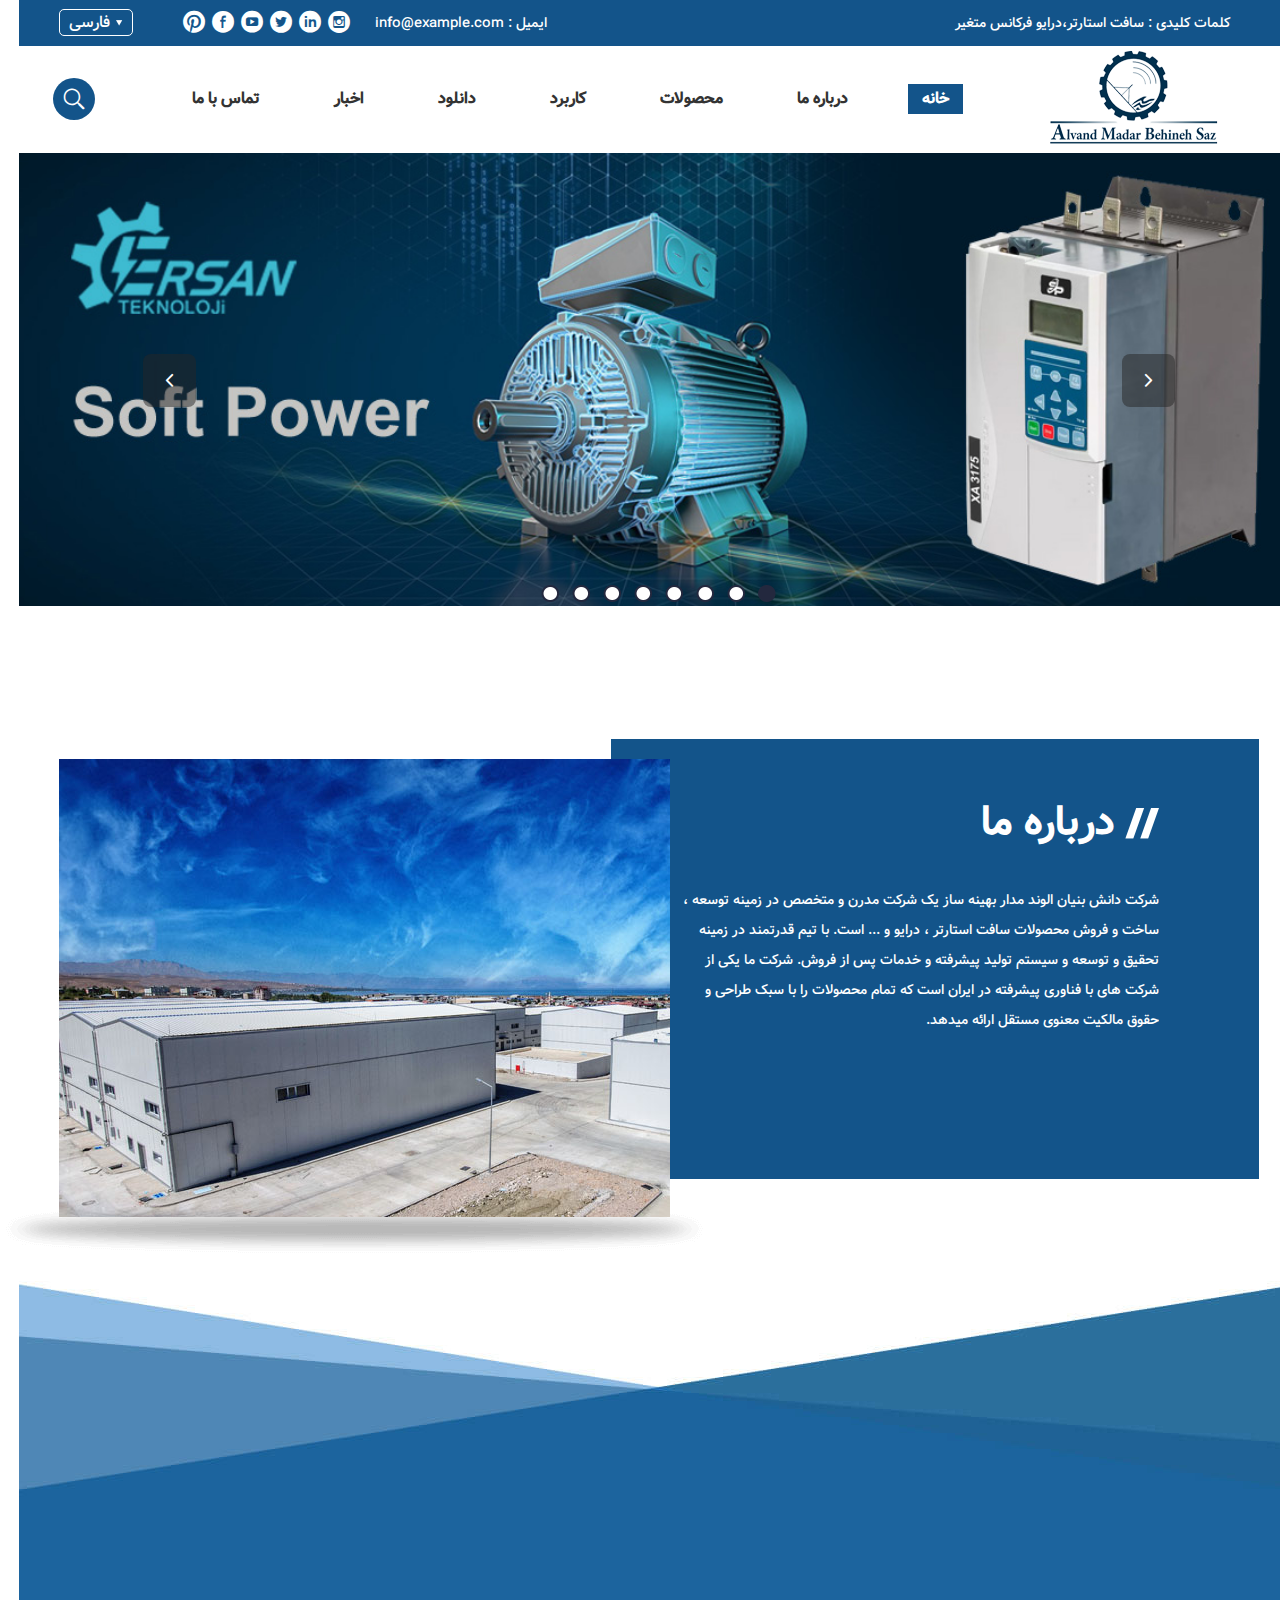
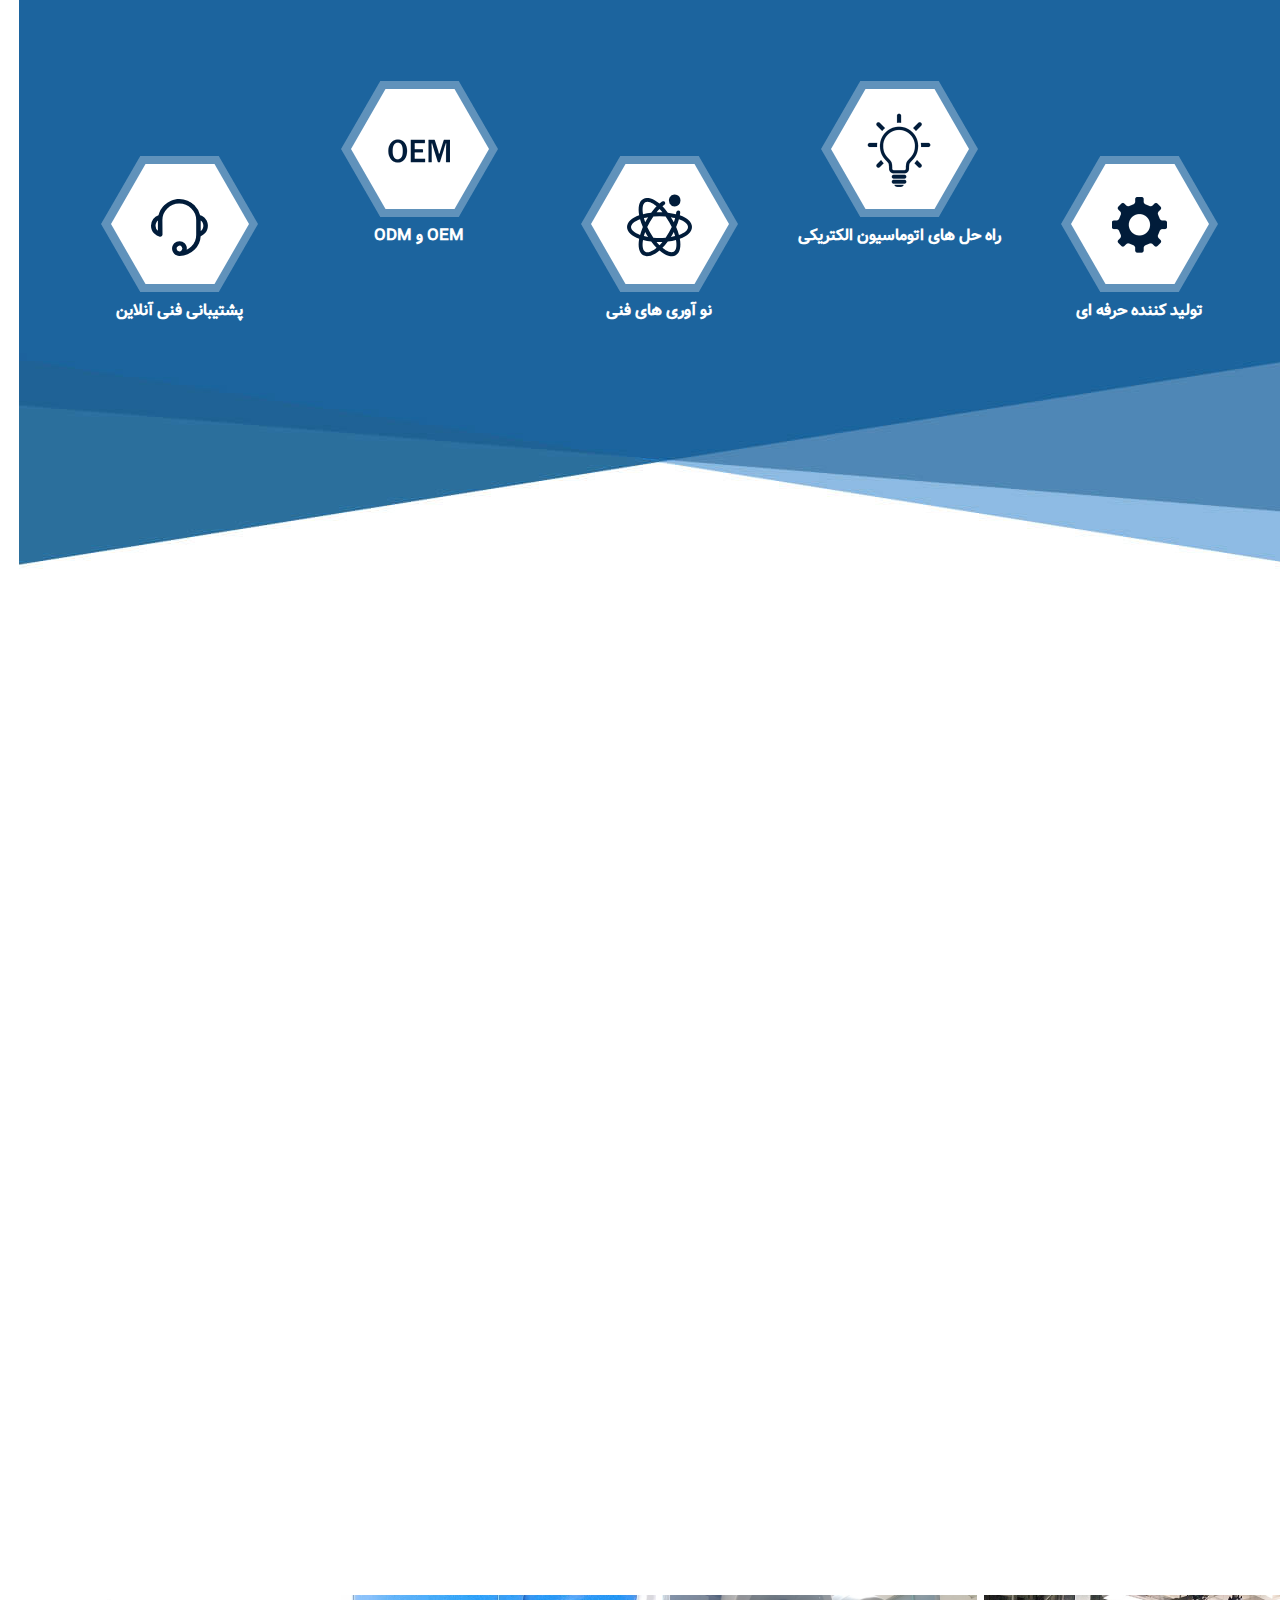
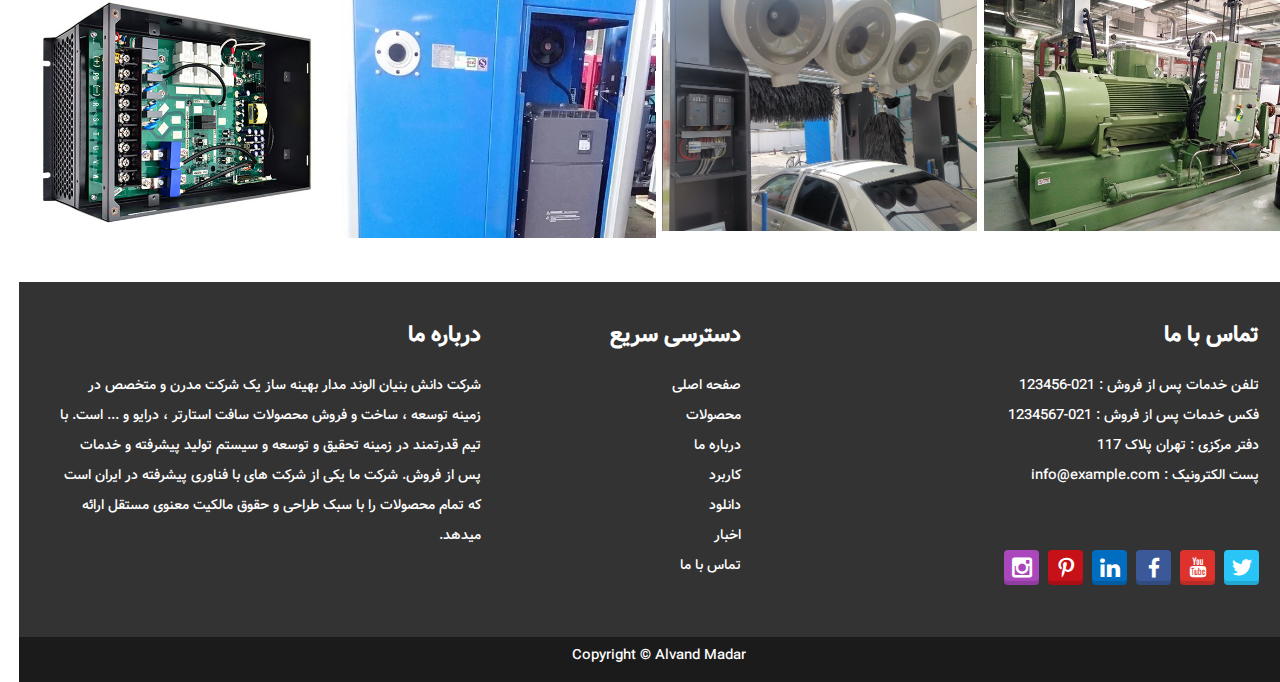
<file: index.html>
<!DOCTYPE html>
<html lang="fa" dir="rtl">

<head>
	<meta charset="UTF-8">
	<meta name="viewport"
		content="width=device-width, initial-scale=1, maximum-scale=1,minimum-scale=1, user-scalable=no">
	<meta http-equiv="X-UA-Compatible" content="IE=edge,chrome=1">
	<meta name="renderer" content="webkit">
	<meta content="telephone=no" name="format-detection" />
	<title>الوند مدار</title>
	<meta name="keywords" content="شرکت الوند مدار" />
	<meta name="description"
		content="امروزه استفاده از سیستم های کنترل کمی و کیفی هوشمند در اکثر صنایع رشد چشمگیری داشته . شاخصه بارز این سیستم ها پایش لحظه به لحظه (online)...">

	<link rel="canonical" href="index.html" />
	<link rel="alternate" hreflang="en" href="https://en.example.com/index.html" />
	<link rel="alternate" hreflang="fa" href="index.html" />

	<link rel="shortcut icon" href="images/upload/favicon.ico" />
	<link rel="stylesheet" href="css/main.css">
	<script src="js/jquery-1.11.3.min.js"></script>

	<meta property="og:url" content="https://example.com/" />
	<meta property="og:title" content="الوند مدار" />
	<meta property="og:description" content="شرکت الوند مدار" />
	<meta property="og:type" content="website" />
	<meta property="og:site_name" content="الوند مدار" />
	<meta property="og:locale" content="fa" />
</head>

<body>
	<div class="n-nav">
		<div class="n-nav-icon">
			<i class="iconfont icon-liebiao"></i>
		</div>
		
		<div class="n-nav-body">
			<form method="get" action="">
				<div class="box-search">
					<input type="text" placeholder="جستجو..." value="" name="keyword" class="item-input" />
					<input type="submit" value="" class="item-submit" />
					<i class="iconfont icon-search"></i>
				</div>
			</form>

			<ul class="box-list">
				<li class="active">
					<a href="index.html">خانه</a>
				</li>

				<li>
					<a href="about-us.html">درباره ما</a>
				</li>

				<li>
					<a href="product.html">محصولات</a>
					<i class="has-next"></i>
					<ul class="yiji-list">
						<li>
							<a href="product-list-soft-starter.html">سافت استارتر</a>
							<i class="has-next"></i>

							<ul class="erji-list">
								<li>
									<a href="V70.html">سری XA3175</a>
								</li>

								<li>
									<a href="V70.html">سری VS</a>
								</li>
							</ul>
						</li>

						<li>
							<a href="product-list-variable-frequency-drive.html">درایو فرکانس متغیر</a>
							<i class="has-next"></i>
							<ul class="erji-list">
								<li>
									<a href="V70.html">سری VHD</a>
								</li>

								<li>
									<a href="V70.html">سری V70</a>
								</li>

								<li>
									<a href="V70.html">سری V74</a>
								</li>

								<li>
									<a href="V70.html">سری V75</a>
								</li>

								<li>
									<a href="V70.html">سری V76</a>
								</li>
							</ul>
						</li>
					</ul>
				</li>

				<li>
					<a href="application.html">کاربرد</a>
				</li>

				<li>
					<a href="download.html">دانلود</a>
				</li>

				<li>
					<a href="news.html">اخبار</a>
				</li>

				<li>
					<a href="contact-us.html">تماس با ما</a>
				</li>
			</ul>
		</div>
	</div>

	<!-- ------------------------------ header ------------------------------ -->
	<header class="header">
		<div class="h-top">
			<div class="wp fix">
				<p class="pull-right item-text">کلمات کلیدی : سافت استارتر،درایو فرکانس متغیر</p>
				<div class="langbox pull-left">
					<a class="j-nextshow current-lang" href="javascript:void(0);" title="persian">فارسی</a>
					<div class="lang-list">
						<a href="index.html" title="persian" target="_blank">فارسی</a>
						<a href="https://en.example.com/" title="English" target="_blank">English</a>
					</div>
				</div>

				<div class="h-follow pull-left" style="padding-left: 50px;">
					<a href="https://www.pinterest.com/" target="_blank" rel="nofollow"><i
							class="iconfont icon-pinterest"></i></a>
					<a href="https://www.facebook.com/" target="_blank" rel="nofollow"><i
							class="iconfont icon-facebook"></i></a>
					<a href="https://www.youtube.com/" target="_blank" rel="nofollow"><i
							class="iconfont icon-youtube"></i></a>
					<a href="https://www.twitter.com/Twitter/" target="_blank" rel="nofollow"><i
							class="iconfont icon-twitter"></i></a>
					<a href="https://www.linkedin.com/" target="_blank" rel="nofollow"><i
							class="iconfont icon-linkedin"></i></a>
					<a href="https://www.instagram.com/" target="_blank" rel="nofollow"><i
							class="iconfont icon-insgram"></i></a>
				</div>

				<p class="pull-left item-text">ایمیل :
					<a href="mailto:info@example.com">
						<span style="display:inline-block; direction:rtl">info@example.com</span>
					</a>
				</p>
			</div>
		</div>

		<div class="h-bot">
			<div class="wp fix">
				<div class="pull-left search ">
					<span class="search-icon j-nextshow">
						<i class="iconfont icon-icon_search"></i>
					</span>

					<div class="search-box">
						<form id="searchForm" name="searchForm" action="https://google.com/search">
							<input class="search-input" name="q" type="text" placeholder="جستجو..." maxlength="200" />
							<input name="q" type="hidden" value="site:example.com" />
							<input type="submit" class="search-submit" value=" " />
							<i class="iconfont icon-icon_search"></i>
						</form>
					</div>
				</div>

				<div class="logo">
					<a href="index.html" class="logo-a">
						<span style="display: block; position: relative; height: 0px; padding-bottom: 40%">
							<img src="images/upload/logo.png" alt="لوگوی الوند مدار"
								style="position: absolute; max-width: 100%; max-height: 100%; left: 50%; top: 50%; transform: translate(-50%,-50%)">
						</span>
					</a>
				</div>

				<ul class="navlist fix">
					<li class="nav-active">
						<a href="index.html" title="Home">خانه</a>
					</li>

					<li>
						<a href="about-us.html" title="About Us">درباره ما</a>
					</li>

					<li>
						<a href="product.html" title="Products">محصولات</a>
						<ul class="yiji">
							<li>
								<a href="product-list-soft-starter.html">سافت استارتر</a>
								<ul class="erji">
									<li>
										<a href="V70.html">سری XA3175</a>
									</li>

									<li>
										<a href="V70.html">سری VS</a>
									</li>
								</ul>
							</li>

							<li>
								<a href="product-list-variable-frequency-drive.html" title="درایو فرکانس متغیر">درایو
									فرکانس متغیر</a>

								<ul class="erji">
									<li>
										<a href="V70.html" title="سری V70">سری VHD</a>
									</li>

									<li>
										<a href="V70.html" title="سری V70">سری V70</a>
									</li>

									<li>
										<a href="V70.html" title="سری V74">سری V74</a>
									</li>

									<li>
										<a href="V70.html" title="سری V75">سری V75</a>
									</li>

									<li>
										<a href="V70.html" title="سری V76">سری V76</a>
									</li>

								</ul>
							</li>

							<li>
								<a href="product-list-telemetry.html">تله متری</a>
								<ul class="erji">
									<li>
										<a href="V70.html">مدل AS20</a>
									</li>
									<li>
										<a href="V70.html">مدل AS60</a>
									</li>
									<li>
										<a href="V70.html">مدل DP60</a>
									</li>
								</ul>
							</li>
	
							<li>
								<a href="#">مانیتورینگ</a>
							</li>

						</ul>
					</li>

					<li>
						<a href="application.html" title="کاربرد">کاربرد</a>
					</li>

					<li>
						<a href="download.html" title="دانلود">دانلود</a>
					</li>

					<li>
						<a href="news.html" title="اخبار">اخبار</a>
					</li>

					<li>
						<a href="contact-us.html" title="تماس با ما">تماس با ما</a>
					</li>
				</ul>
			</div>
		</div>
	</header>
	<!-- header end -->


	<div class="slide index-banner" id="banner" style="position: relative;padding-bottom: 39.0625%; overflow:hidden">
		<div class="carouse" style="position: absolute;left: 0;top: 0;right: 0;bottom: 0;">
			<div class="slideItem">
				<picture>
					<source media="(min-width: 450px)" srcset="images/upload/b0.jpg">
					<source media="(max-width: 449px)" srcset="images/upload/b0.jpg">
					<a href="product-list-soft-starter.html">
						<img class="banner-img" src="images/upload/b0.jpg" title="سافت استارتر" alt="سافت استارتر">
					</a>
				</picture>
			</div>


			<div class="slideItem">
				<picture>
					<source media="(min-width: 450px)" srcset="images/upload/b1.jpg">
					<source media="(max-width: 449px)" srcset="images/upload/b1.jpg">
					<a href="product-list-soft-starter.html">
						<img class="banner-img" src="images/upload/b1.jpg" title="سافت استارتر" alt="سافت استارتر">
					</a>
				</picture>
			</div>

			<div class="slideItem">
				<picture>
					<source media="(min-width: 450px)" srcset="images/upload/b2.jpg">
					<source media="(max-width: 449px)" srcset="images/upload/b2.jpg">
					<a href="V70.html">
						<img class="banner-img" src="images/upload/b2.jpg" title="V76 series" alt="V76 series">
					</a>
				</picture>
			</div>

			<div class="slideItem">
				<picture>
					<source media="(min-width: 450px)" srcset="images/upload/b3.jpg">
					<source media="(max-width: 449px)" srcset="images/upload/b3.jpg">
					<a href="V70.html">
						<img class="banner-img" src="images/upload/b3.jpg" title="V76 series" alt="V76 series">
					</a>
				</picture>
			</div>

			<div class="slideItem">
				<picture>
					<source media="(min-width: 450px)" srcset="images/upload/b4.jpg">
					<source media="(max-width: 449px)" srcset="images/upload/b4.jpg">
					<a href="V70.html">
						<img class="banner-img" src="images/upload/b4.jpg" title="V75 series" alt="V75 series">
					</a>
				</picture>
			</div>

			<div class="slideItem">
				<picture>
					<source media="(min-width: 450px)" srcset="images/upload/b5.jpg">
					<source media="(max-width: 449px)" srcset="images/upload/b5.jpg">
					<a href="V70.html">
						<img class="banner-img" src="images/upload/b5.jpg" title="V76 series" alt="V76 series">
					</a>
				</picture>
			</div>

			<div class="slideItem">
				<picture>
					<source media="(min-width: 450px)" srcset="images/upload/b6.jpg">
					<source media="(max-width: 449px)" srcset="images/upload/b6.jpg">
					<a href="V70.html">
						<img class="banner-img" src="images/upload/b6.jpg" title="V75 series" alt="V75 series">
					</a>
				</picture>
			</div>

			<div class="slideItem">
				<picture>
					<source media="(min-width: 450px)" srcset="images/upload/b7.jpg">
					<source media="(max-width: 449px)" srcset="images/upload/b7.jpg">
					<a href="about-us.html">
						<img class="banner-img" src="images/upload/b7.jpg" title="الوند مدار بهینه ساز"
							alt="الوند مدار بهینه ساز">
					</a>
				</picture>
			</div>

			<a class="carousel-control left Next"><i class="iconfont icon-left10"></i></a>
			<a class="carousel-control right Previous"><i class="iconfont icon-right10"></i></a>
		</div>
		<div class="dotList"></div>
	</div>


	<script type="text/javascript" src="js/slide5.js"></script>

	<script>
		var bannerIntervalTime = 5;
	</script>

	<script type="text/javascript">
		$(function () {
			$("#banner").slide({
				autoplay: true,
				autoTime: bannerIntervalTime * 1000,
			});
		})
	</script>



	<div class="wrap">
		<!-- About Us start -->
		<div class="index-about">
			<div class="wp">
				<div class="list-item fix">
					<div class="item-videobox">
						<div class="item-video">
							<a href="about-us.html">
								<img src="images/upload/600ba31cacfbc.jpg" alt="درباره ما">
							</a>
						</div>
					</div>

					<div class="item-body">
						<p class="item-title fadeInUp">
							<a href="about-us.html">درباره ما</a>
						</p>
						<div class="item-desc wow fadeInUp" data-wow-delay="0.3s">
							<p><a href="about-us.html" title="درباره ما">
									شرکت دانش بنیان الوند مدار بهینه ساز یک شرکت مدرن و متخصص در زمینه توسعه ، ساخت و
									فروش محصولات سافت استارتر ، درایو و ... است. با تیم قدرتمند در زمینه تحقیق و توسعه و
									سیستم تولید پیشرفته و خدمات پس از فروش. شرکت ما یکی از شرکت های با فناوری پیشرفته در
									ایران است که تمام محصولات را با سبک طراحی و حقوق مالکیت معنوی مستقل ارائه میدهد.
								</a></p>
						</div>
						<a href="about-us.html" class="item-btn wow fadeInUp" data-wow-delay="0.6s">بیشتر بدانید</a>
					</div>
				</div>
			</div>
		</div>
		<!-- About Us end -->

		<!-- Manufacturing start -->
		<div class="index-icon">
			<div class="wp">
				<div class="index-item">
					<p class="item-title wow fadeInUp">
						<a href="about-us.html" title="تولید">تولید</a>
					</p>
					<div class="item-desc wow fadeInUp" data-wow-delay="0.3s">
						<p style="color:white ;">
							ما در زمینه توسعه فناوری سبز و تولید محصولات در زمینه الکترونیک صنعتی برای منافع متقابل
							مشتریان، جامعه و سهامداران خود در تلاش هستیم. </p>
					</div>
				</div>
				<ul class="box-list">
					<li class="list-item item1">
						<a class="item-pic" href="about-us.html" title="تولید کننده حرفه ای">
							<img class="bg" src="images/icon-bg.png" alt="pic">

							<img class="img2" src="images/upload/600e8599929c8.png" title="تولید کننده حرفه ای"
								alt="تولید کننده حرفه ای">
						</a>
						<p class="item-title">
							<a href="about-us.html" title="تولید کننده حرفه ای">تولید کننده حرفه ای</a>
						</p>
					</li>

					<li class="list-item item2">
						<a class="item-pic" href="about-us.html" title="راه حل های اتوماسیون الکتریکی">
							<img class="bg" src="images/icon-bg.png" alt="pic">

							<img class="img2" src="images/upload/600e859992d18.png"
								title="راه حل های اتوماسیون الکتریکی" alt="راه حل های اتوماسیون الکتریکی">
						</a>
						<p class="item-title">
							<a href="about-us.html" title="راه حل های اتوماسیون الکتریکی">راه حل های اتوماسیون
								الکتریکی</a>
						</p>
					</li>

					<li class="list-item item1">
						<a class="item-pic" href="about-us.html" title="نو آوری های فنی">
							<img class="bg" src="images/icon-bg.png" alt="pic">

							<img class="img2" src="images/upload/600e859992e53.png" title="نو آوری های فنی"
								alt="نو آوری های فنی">
						</a>
						<p class="item-title">
							<a href="about-us.html" title="نو آوری های فنی">نو آوری های فنی</a>
						</p>
					</li>

					<li class="list-item item2">
						<a class="item-pic" href="about-us.html" title="OEM و ODM">
							<img class="bg" src="images/icon-bg.png" alt="pic">

							<img class="img2" src="images/upload/600e859992f50.png" title="OEM و ODM" alt="OEM و ODM">
						</a>
						<p class="item-title">
							<a href="about-us.html" title="OEM و ODM">OEM و ODM</a>
						</p>
					</li>

					<li class="list-item item1">
						<a class="item-pic" href="about-us.html" title="پشتیبانی فنی آنلاین">
							<img class="bg" src="images/icon-bg.png" alt="pic">

							<img class="img2" src="images/upload/600e859993050.png" title="پشتیبانی فنی آنلاین"
								alt="پشتیبانی فنی آنلاین">
						</a>
						<p class="item-title">
							<a href="about-us.html" title="پشتیبانی فنی آنلاین">پشتیبانی فنی آنلاین</a>
						</p>
					</li>
				</ul>
			</div>
		</div>
		<!-- Manufacturing end -->

		<!-- شروع محصولات -->
		<div class="index-hotpro">
			<div class="wp">
				<div class="index-item">
					<p class="item-title wow fadeInUp">
						<a href="product.html" title="محصولات">محصولات</a>
					</p>
					<div class="item-desc wow fadeInUp" data-wow-delay="0.3s">
					</div>
				</div>

				<ul class="box-list fix">

					<li class="list-item wow fadeInUp" data-wow-delay="0.0s">
						<div class="item-pic scale-big">
							<a href="V70.html" title="VFD مینی سری V74">
								<img class="nlazy" data-original="images/product/v74.jpg" title="VFD مینی سری V74"
									alt="VFD مینی سری V74" src="images/product/v74.jpg" style="display: none;">
							</a>
						</div>
						<p class="item-subt"><a class="self-ellipsis" href="V70.html" title="VFD مینی سری V74">VFD مینی
								سری V74</a></p>
						<div class="item-body">
							<h2 class="item-title"><a class="self-ellipsis" href="V70.html" title="VFD مینی سری V74">VFD
									مینی سری V74</a> </h2>
							<p class="item-desc">
								<a href="V70.html"
									title="سری V74 برای کاربردهای رایج بازارهای برق کوچک با عملکردهای مختلف PID، سرعت چند مرحله ای، ترمز DC، ارتباطات Modbus و موارد دیگر طراحی شده است. اندازه کوچکتر آن می تواند فضای نصب را بیشتر کاهش دهد.">سری
									V74 برای کاربردهای رایج بازارهای برق کوچک با عملکردهای مختلف PID، سرعت چند مرحله ای،
									ترمز DC، ارتباطات Modbus و موارد دیگر طراحی شده است. اندازه کوچکتر آن می تواند فضای
									نصب را بیشتر کاهش دهد.</a>
							</p>
							<a href="V70.html" class="item-btn">مطالعه بیشتر</a>
						</div>
					</li>
					<li class="list-item wow fadeInUp" data-wow-delay="0.3s">
						<div class="item-pic scale-big">
							<a href="V70.html" title="VSD درایو سری V75 با کارایی بالا">
								<img class="nlazy" data-original="/images/product/v75.jpg" src="images/product/v75.jpg"
									title="VSD درایو سری V75 با کارایی بالا" alt="VSD درایو سری V75 با کارایی بالا"></a>
						</div>
						<p class="item-subt"><a class="self-ellipsis" href="V70.html"
								title="VSD   درایو سری V75 با کارایی بالا">VSD درایو سری V75 با کارایی بالا</a></p>
						<div class="item-body">

							<h2 class="item-title"><a class="self-ellipsis" href="V70.html"
									title="VSD درایو سری V75 با کارایی بالا">VSD درایو سری V75 با کارایی بالا</a> </h2>
							<p class="item-desc">
								<a href="V70.html"
									title="سری V75 VSDدرایو بردار حلقه باز با کارایی بالا است، از فناوری اشنایدر با کنترل CPU دوگانه استفاده می کند و محصول قابلیت اطمینان آن را برای برآورده کردن الزامات سازگاری با محیط، طراحی سفارشی و صنعتی با عملکردهای بهینه تر، برنامه های کاربردی انعطاف پذیرتر و عملکرد پایدارتر افزایش می دهد.">سری
									V75 VSDدرایو بردار حلقه باز با کارایی بالا است، از فناوری اشنایدر با کنترل CPU
									دوگانه استفاده می کند و محصول قابلیت اطمینان آن را برای برآورده کردن الزامات سازگاری
									با محیط، طراحی سفارشی و صنعتی با عملکردهای بهینه تر، برنامه های کاربردی انعطاف
									پذیرتر و عملکرد پایدارتر افزایش می دهد.</a>
							</p>
							<a href="V70.html" class="item-btn">مطالعه بیشتر </a>
						</div>
					</li>
					<li class="list-item wow fadeInUp no_margin" data-wow-delay="0.6s">
						<div class="item-pic scale-big">
							<a href="V70.html" title="AC درایو سری V76  با بدنه کتابی"><img class="nlazy"
									data-original="/images/product/v76.jpg" src="images/product/v76.jpg"
									title="AC درایو سری V76  با بدنه کتابی" alt="AC درایو سری V76  با بدنه کتابی"></a>
						</div>

						<p class="item-subt"><a class="self-ellipsis" href="V70.html"
								title="AC درایو سری V76  با بدنه کتابی">AC درایو سری V76 با بدنه کتابی</a></p>
						<div class="item-body">
							<h2 class="item-title"><a class="self-ellipsis" href="V70.html"
									title="AC درایو سری V76  با بدنه کتابی">AC درایو سری V76 با بدنه کتابی</a> </h2>
							<p class="item-desc">
								<a href="V70.html"
									title="سری V76 از قاب‌های کتابی برای صرفه‌جویی در فضای نصب استفاده می‌کنند. نصب موازی نزدیک بدون نیاز به کاهش ، مجاز است. کنترل دوگانه CPU باعث افزایش پایداری آن می شود.">سری
									V76 از قاب‌های کتابی برای صرفه‌جویی در فضای نصب استفاده می‌کنند. نصب موازی نزدیک
									بدون نیاز به کاهش ، مجاز است. کنترل دوگانه CPU باعث افزایش پایداری آن می شود.</a>
							</p>
							<a href="V70.html" class="item-btn">مطالعه بیشتر </a>
						</div>
					</li>
				</ul>
				<p class="center"><a href="product.html" class="box-btn wow fadeInUp">مطالعه بیشتر</a></p>
			</div>
		</div>
		<!-- محصولات -->




		<!-- کاربرد -->
		<div class="index-app">
			<div class="wp">
				<div class="index-item">
					<p class="item-title wow fadeInUp"><a href="application.html" title="کاربرد محصولات">کاربرد
							محصولات</a></p>
					<div class="item-desc wow fadeInUp" data-wow-delay="0.3s">
						<p> <a href="application.html"
								title="ما متعهد به پیروی از الزامات سیستم کیفیتی هستیم که ایجاد کرده ایم تا محصولات و خدمات خود را برای رضایت مشتریان خود ایجاد کنیم.">ما
								متعهد به پیروی از الزامات سیستم کیفیتی هستیم که ایجاد کرده ایم تا محصولات و خدمات خود را
								برای رضایت مشتریان خود ایجاد کنیم.</a></p>
					</div>
				</div>
			</div>
			<ul class="box-list fix">
				<li class="list-item item1">
					<div class="item-pic scale-big">
						<a href="application.html">
							<img src="images/upload/1.jpg" alt="کاربرد محصولات">
						</a>
					</div>
					<div class="item-backdrop">
						<div class="item-body">
							<p class="item-desc">
								<a href="application.html"
									title="مورد استفاده در کمپرسورهای هوا">مورد استفاده در کمپرسورهای هوا</a>
							</p>
						</div>
					</div>
				</li>

				<li class="list-item item1">
					<div class="item-pic scale-big">
						<a href="application.html">
							<img src="images/upload/2.jpg" alt="کاربرد محصولات الوند مدار">
						</a>
					</div>
					<div class="item-backdrop">
						<div class="item-body">
							<p class="item-desc">
								<a href="application.html"
									title="مورد استفاده در ماشین لباسشویی">مورد استفاده در ماشین لباسشویی</a>
							</p>
						</div>
					</div>
				</li>

				<li class="list-item item1">
					<div class="item-pic scale-big">
						<a href="application.html" title="مورد استفاده در ماشین لباسشویی">
							<img src="images/upload/3.jpg" alt="مورد استفاده در ماشین لباسشویی"
								title="مورد استفاده در ماشین لباسشویی"></a>
					</div>
					<div class="item-backdrop">
						<div class="item-body">
							
							<p class="item-desc">
								<a href="application.html"
									title="مورد استفاده در کمپرسور اسکرو">مورد استفاده در کمپرسور اسکرو</a>
							</p>
						</div>
					</div>
				</li>
				<li class="list-item item1 no_margin">
					<div class="item-pic scale-big">
						<a href="application.html"
							title="مورد استفاده در پمپ تزریق">
							<img src="images/upload/4.jpg" alt="مورد استفاده در پمپ تزریق"
								title="مورد استفاده در پمپ تزریق"></a>
					</div>
					<div class="item-backdrop">
						<div class="item-body">
							<p class="item-desc">
								<a href="application.html"
									title="مورد استفاده در پمپ تزریق">مورد استفاده در پمپ تزریق</a>
							</p>
						</div>
					</div>
				</li>
			</ul>
		</div>
		<!-- کاربرد -->
	</div>
	<br><br>

	<!-- ----------------------فوتر--------------------------- -->
	<footer class="footer">
		<div class="f-top wp">
			<!-- 1 -->
			<div class="flist1">
				<p class="footer-title">درباره ما</p>
				<p>شرکت دانش بنیان الوند مدار بهینه ساز یک شرکت مدرن و متخصص در زمینه توسعه ، ساخت و فروش محصولات سافت
					استارتر ، درایو و ... است. با تیم قدرتمند در زمینه تحقیق و توسعه و سیستم تولید پیشرفته و خدمات پس از
					فروش. شرکت ما یکی از شرکت های با فناوری پیشرفته در ایران است که تمام محصولات را با سبک طراحی و حقوق
					مالکیت معنوی مستقل ارائه میدهد.</p>
			</div>
			<!-- 1 -->

			<!-- 2 -->
			<div class="flist2">
				<p class="footer-title">دسترسی سریع</p>
				<ul>
					<li><a href="index.html" title="صفحه اصلی">صفحه اصلی</a></li>
					<li><a href="product.html" title="محصولات">محصولات</a></li>
					<li><a href="about-us.html" title="درباره ما">درباره ما</a></li>
					<li><a href="application.html" title="کاربرد">کاربرد</a></li>
					<li><a href="download.html" title="دانلود">دانلود</a></li>
					<li><a href="news.html" title="اخبار">اخبار</a></li>
					<li><a href="contact-us.html" title="تماس با ما">تماس با ما</a></li>
				</ul>
			</div>
			<!-- 2 -->

			<div class="clearf"></div>

			<!-- 3 -->
			<div class="flist3">
				<p class="footer-title">تماس با ما</p>
				<ul>
					<li>تلفن خدمات پس از فروش : 021-123456</li>
					<li>فکس خدمات پس از فروش : 021-1234567</li>
					<li>دفتر مرکزی : تهران پلاک 117</li>
					<li>پست الکترونیک : 
						<a href="mailto:info@example.com">
							<span style="display:inline-block; direction:ltr">info@example.com</span>
						</a>
					</li>
				</ul>

				<div class="fix f-follow">
					<a href="https://www.twitter.com/" target="_blank" rel="nofollow">
						<i class="iconfont icon-twitter1"></i>
					</a>

					<a href="https://www.youtube.com/" target="_blank" rel="nofollow">
						<i class="iconfont icon-youtube1"></i>
					</a>

					<a href="https://www.facebook.com/" target="_blank" rel="nofollow">
						<i class="iconfont icon-facebook1"></i>
					</a>

					<a href="https://www.linkedin.com/" target="_blank" rel="nofollow">
						<i class="iconfont icon-linkedin1"></i>
					</a>

					<a href="https://www.pinterest.com/" target="_blank" rel="nofollow">
						<i class="iconfont icon-pinterest1"></i>
					</a>

					<a href="https://www.instagram.com/" target="_blank" rel="nofollow">
						<i class="iconfont icon-instagram"></i>
					</a>
				</div>
			</div>
			<!-- 3 -->
			<div class="clear"></div>
		</div>

		<div class="f-bot">
			<div class="wp">
				<div class="fix f-follow">
					<a href="https://www.twitter.com/" target="_blank" rel="nofollow">
						<i class="iconfont icon-twitter1"></i>
					</a>

					<a href="https://www.youtube.com/" target="_blank" rel="nofollow">
						<i class="iconfont icon-youtube1"></i>
					</a>

					<a href="https://www.facebook.com/" target="_blank" rel="nofollow">
						<i class="iconfont icon-facebook1"></i>
					</a>

					<a href="https://www.linkedin.com/" target="_blank" rel="nofollow">
						<i class="iconfont icon-linkedin1"></i>
					</a>

					<a href="https://www.pinterest.com/" target="_blank" rel="nofollow">
						<i class="iconfont icon-pinterest1"></i>
					</a>

					<a href="https://www.instagram.com/" target="_blank" rel="nofollow">
						<i class="iconfont icon-instagram"></i>
					</a>
				</div>

				<p class="copyright">
					Copyright © Alvand Madar
				</p>
			</div>
		</div>
	</footer>
	<!-- -------------------------------فوتر------------------------------- -->

	<a class="returntop" id="j-gotop" href="javascript:void(0);">
		<i class="icon iconfont icon-up"></i>
	</a>
	
	<script type="text/javascript" src="js/main.js"></script>
	<script type="text/javascript" src="js/base.js"></script>
	
</body>
</html>
</file>
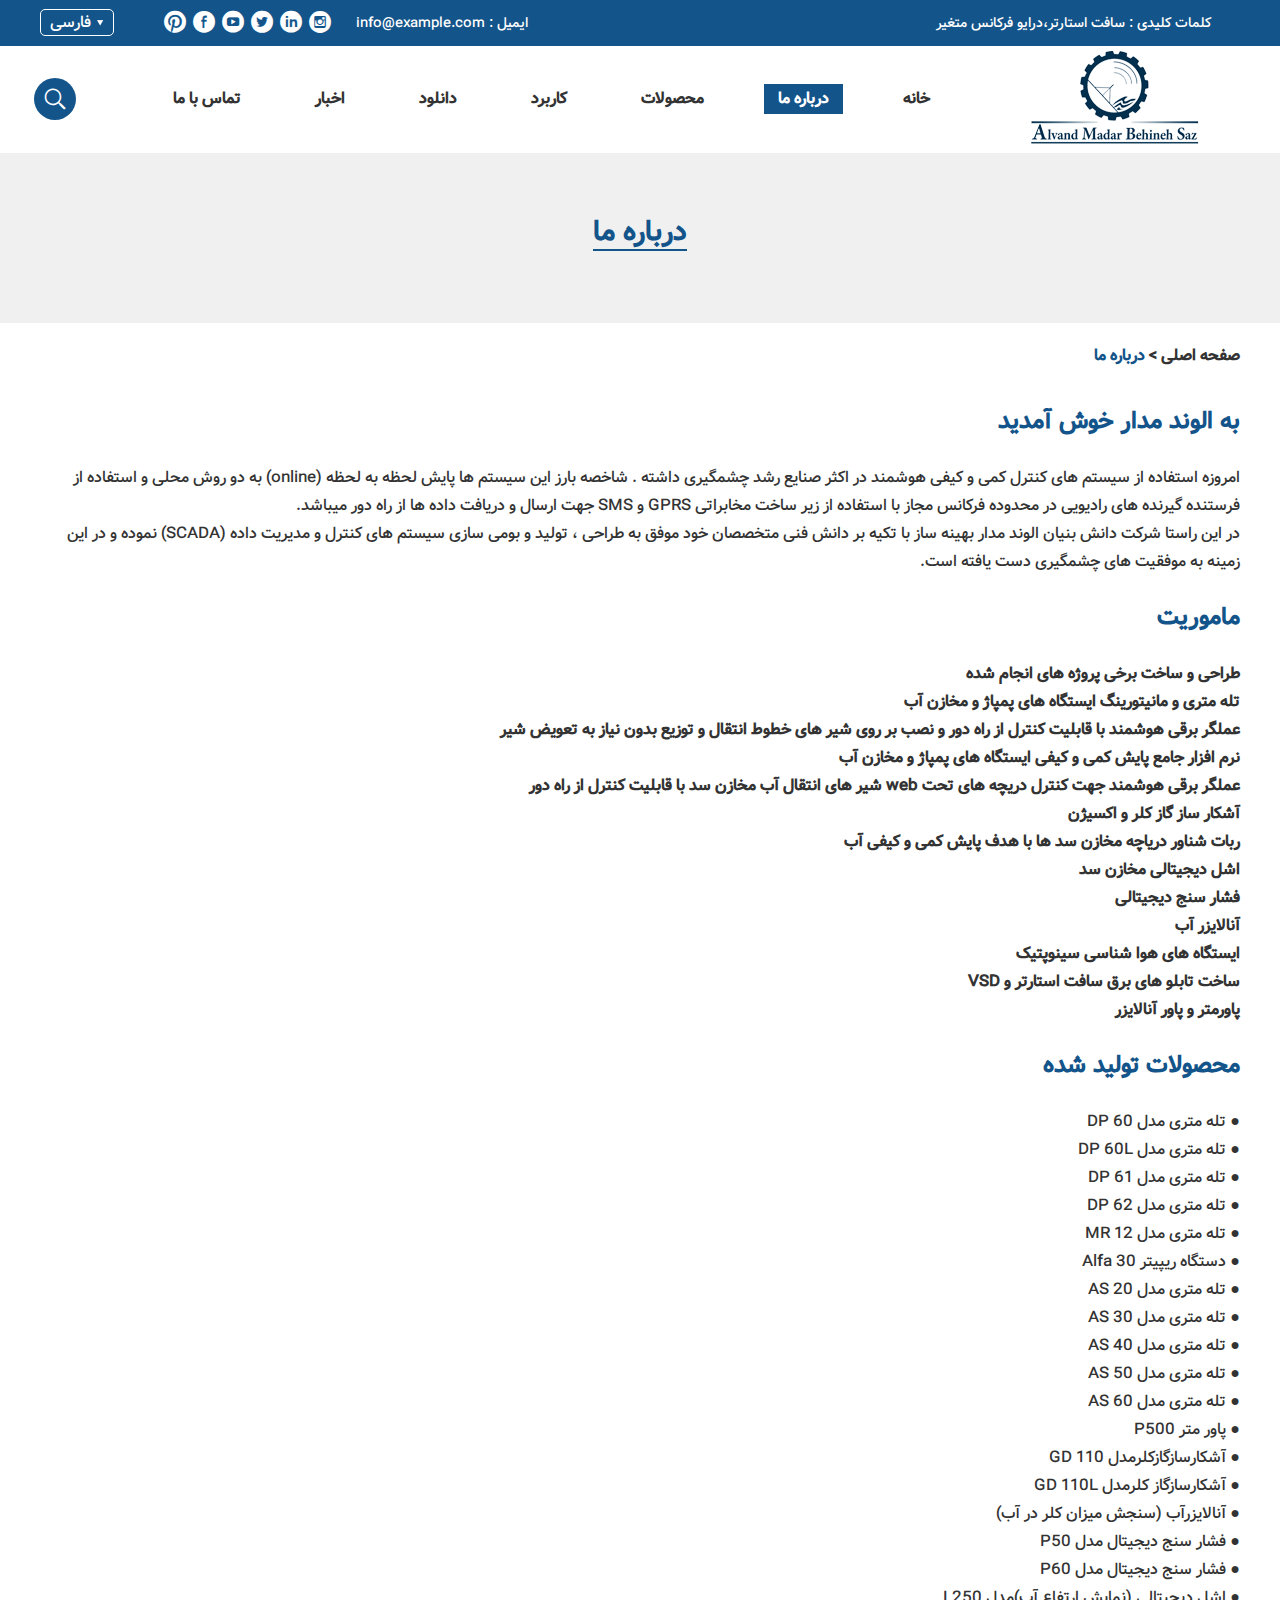
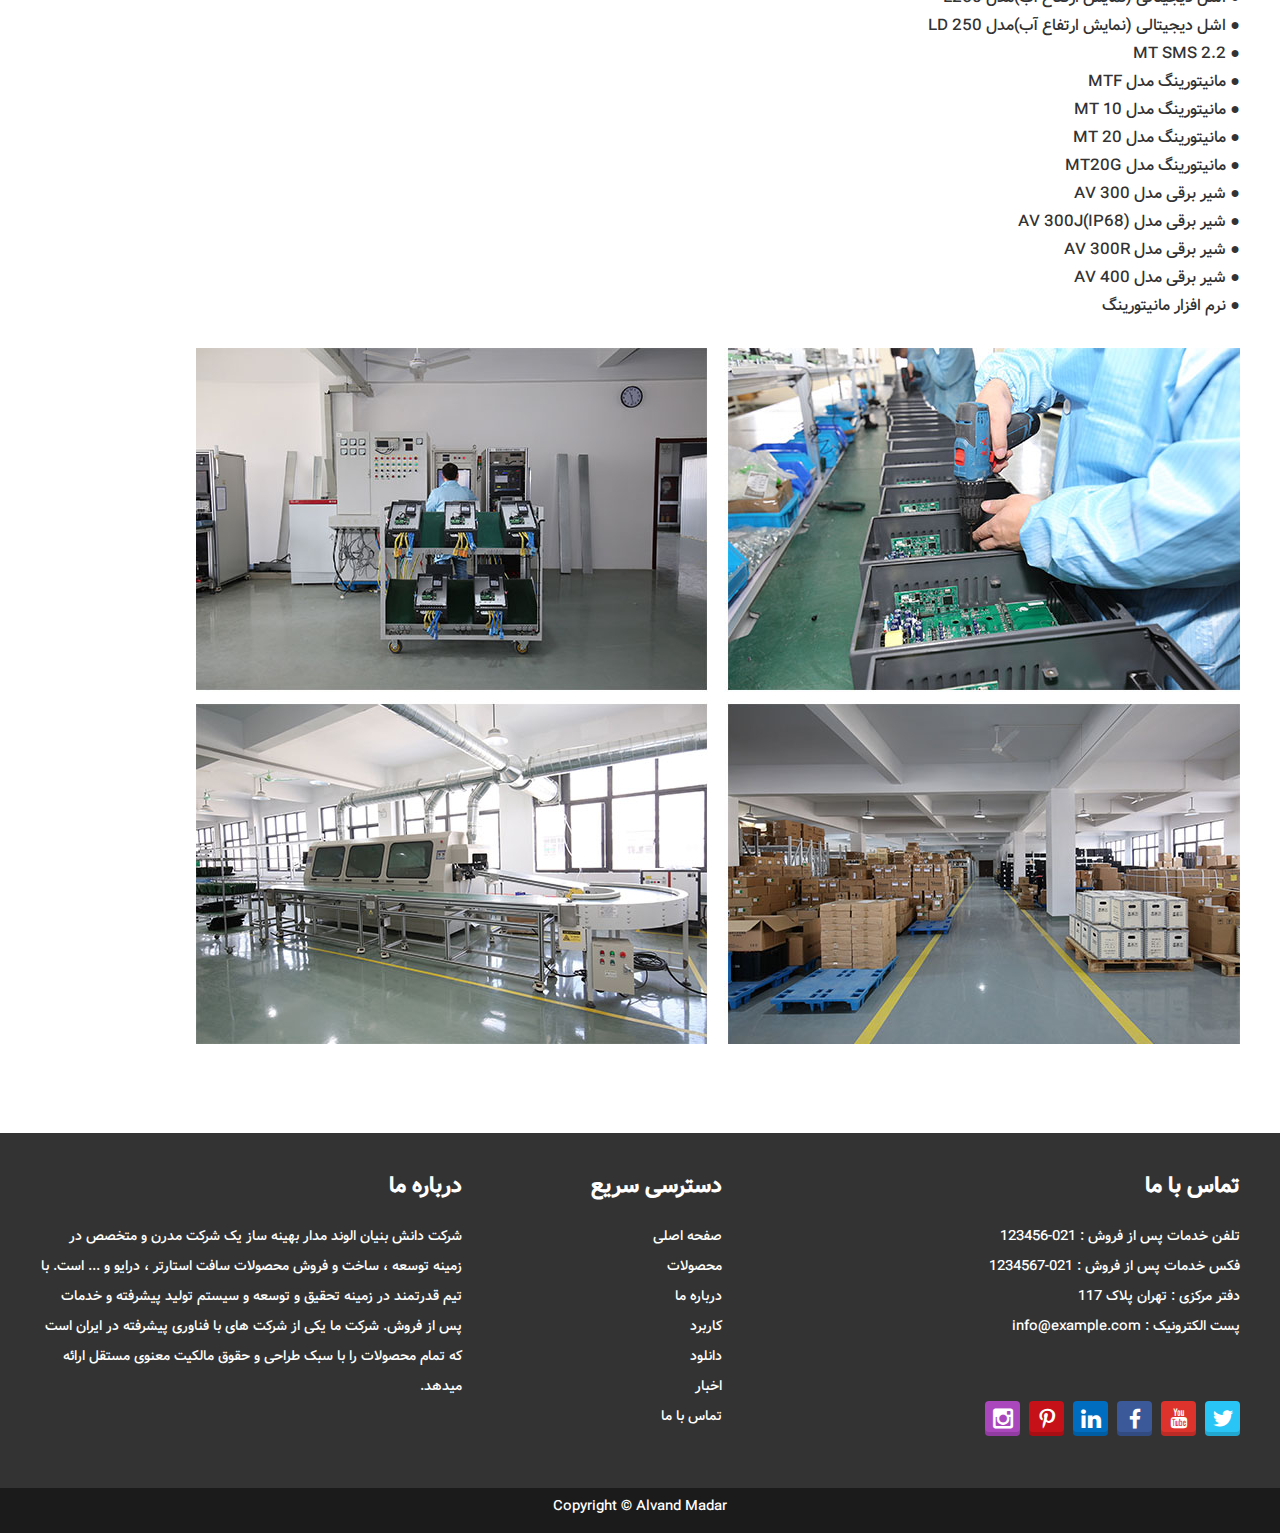
<file: about-us.html>
<!DOCTYPE html>
<html lang="fa" dir="rtl">
<head>
	<meta charset="UTF-8">
	<meta name="viewport" content="width=device-width, initial-scale=1, maximum-scale=1,minimum-scale=1, user-scalable=no">
	<meta http-equiv="X-UA-Compatible" content="IE=edge,chrome=1">
	<meta name="renderer" content="webkit">
	<meta content="telephone=no" name="format-detection"/>
	<title>درباره ما - الوند مدار</title>
	<meta name="keywords" content="شرکت الوند مدار"/>
	<meta name="description" content="شرکت الوند مدار بهینه ساز">

	<link rel="canonical" href="about-us.html"/>
	<link rel="alternate" hreflang="en" href="https://en.example.com/about-us.html"/>
	<link rel="alternate" hreflang="fa" href="about-us.html"/>

	<link rel="shortcut icon" href="images/upload/favicon.ico" />
	<link rel="stylesheet" href="css/main.css">
	<script src="js/jquery-1.11.3.min.js"></script>

	<meta property="og:url" content="https://example.com/about-us.html"/>
	<meta property="og:title" content="درباره ما - الوند مدار"/>
	<meta property="og:description" content="معرفی شرکت الوند مدار"/>
	<meta property="og:type" content="website"/>
	<meta property="og:site_name" content="درباره ما - الوند مدار"/>
	<meta property="og:locale" content="fa"/>
</head>

<body>
	<div class="n-nav">
		<div class="n-nav-icon">
			<i class="iconfont icon-liebiao"></i>
		</div>
		<div class="n-nav-body">
			<form method="get" action="">
				<div class="box-search">
					<input type="text" placeholder="جستجو..." value="" name="keyword" class="item-input" />
					<input type="submit" value="" class="item-submit"/>
					<i class="iconfont icon-search"></i>
				</div>
			</form>
			
			<ul class="box-list">
				<li>
					<a href="index.html">خانه</a>
				</li>
				
				<li class="active">
					<a href="about-us.html">درباره ما</a>
				</li>
				
				<li>
					<a href="product.html">محصولات</a>
					<i class="has-next"></i>
					<ul class="yiji-list">
						<li>
							<a  href="product-list-soft-starter.html">سافت استارتر</a>
							<i class="has-next"></i>
	
							<ul class="erji-list">
								<li>
									<a href="V70.html">سری XA3175</a>
								</li>
								
								<li>
									<a href="V70.html">سری VS</a>
								</li>							
							</ul>
						</li>
							
						<li>
							<a  href="product-list-variable-frequency-drive.html">درایو فرکانس متغیر</a>
							<i class="has-next"></i>
							<ul class="erji-list">
								<li>
									<a href="V70.html">سری VHD</a>
								</li>
	
								<li>
									<a href="V70.html">سری V70</a>
								</li>
								
								<li>
									<a href="V70.html">سری V74</a>
								</li>
	
								<li>
									<a href="V70.html">سری V75</a>
								</li>
	
								<li>
									<a href="V70.html">سری V76</a>
								</li>							
							</ul>
						</li>				
					</ul>
				</li>
			
				<li >
					<a href="application.html">کاربرد</a>
				</li>
				
				<li >
					<a href="download.html">دانلود</a>
				</li>
				
				<li >
					<a href="news.html">اخبار</a>
				</li>
				
				<li >
					<a href="contact-us.html">تماس با ما</a>
				</li>            		
			</ul>
		</div>
	</div>

<!-- ------------------------------ header ------------------------------ -->
<header class="header">			
	<div class="h-top">
		<div class="wp fix">
			<p class="pull-right item-text">کلمات کلیدی : سافت استارتر،درایو فرکانس متغیر</p>
			<div class="langbox pull-left">
				<a class="j-nextshow current-lang" href="javascript:void(0);" title="persian">فارسی</a>
					<div class="lang-list">
						<a href="about-us.html" title="persian" target="_blank">فارسی</a>
						<a href="https://en.example.com/about-us.html" title="English" target="_blank">English</a>
					</div>
			</div>

			<div class="h-follow pull-left" style="padding-left: 50px;">
				<a href="https://www.pinterest.com/"  target="_blank" rel="nofollow"><i class="iconfont icon-pinterest"></i></a>
				<a href="https://www.facebook.com/" target="_blank" rel="nofollow"><i class="iconfont icon-facebook"></i></a>
				<a href="https://www.youtube.com/" target="_blank" rel="nofollow"><i class="iconfont icon-youtube"></i></a>
				<a href="https://www.twitter.com/Twitter/" target="_blank" rel="nofollow"><i class="iconfont icon-twitter"></i></a>
				<a href="https://www.linkedin.com/" target="_blank" rel="nofollow"><i class="iconfont icon-linkedin"></i></a>
				<a href="https://www.instagram.com/" target="_blank" rel="nofollow"><i class="iconfont icon-insgram"></i></a>
			</div>

			<p class="pull-left item-text">ایمیل : 
				<a href="mailto:info@example.com"> 
				<span style="display:inline-block; direction:rtl">info@example.com</span>
				</a>
			</p>	
		</div>
	</div>	
	
	<div class="h-bot">
		<div class="wp fix">
			<div class="pull-left search ">
				<span class="search-icon j-nextshow">
					<i class="iconfont icon-icon_search"></i>
				</span>

				<div class="search-box">
					<form id="searchForm" name="searchForm" action="https://google.com/search">
						<input class="search-input" name="q" type="text" placeholder="جستجو..." maxlength="200" />
						<input name="q" type="hidden" value="site:example.com"/>
						<input type="submit" class="search-submit" value=" " />
						<i class="iconfont icon-icon_search"></i>
					</form>
				</div>
			</div>

			<div class="logo">
				<a href="index.html" class="logo-a">
					<span style="display: block; position: relative; height: 0px; padding-bottom: 40%">
						<img src="images/upload/logo.png"
						alt="alvandmadar"
						style="position: absolute; max-width: 100%; max-height: 100%; left: 50%; top: 50%; transform: translate(-50%,-50%)">
					</span>
				</a>
			</div>
			
			<ul class="navlist fix">
				<li>
					<a href="index.html" title="Home">خانه</a>						
				</li>
				
				<li class="nav-active">
					<a href="about-us.html" title="About Us">درباره ما</a>
				</li>
				
				<li>
					<a href="product.html" title="Products">محصولات</a>
					<ul class="yiji">
						<li>
							<a href="product-list-soft-starter.html">سافت استارتر</a>
							<ul class="erji">
								<li>
									<a href="V70.html" >سری XA3175</a>
								</li>
								
								<li>
									<a href="V70.html" >سری VS</a>
								</li>							
							</ul>
						</li>
						
						<li>
							<a href="product-list-variable-frequency-drive.html" title="درایو فرکانس متغیر">درایو فرکانس متغیر</a>
						
							<ul class="erji">
								<li>
									<a href="V70.html" title="سری V70">سری VHD</a>
								</li>

								<li>
									<a href="V70.html" title="سری V70">سری V70</a>
								</li>
								
								<li>
									<a href="V70.html" title="سری V74">سری V74</a>
								</li>

								<li>
									<a href="V70.html" title="سری V75">سری V75</a>
								</li>

								<li>
									<a href="V70.html" title="سری V76">سری V76</a>
								</li>
								
							</ul>
						</li>	
						
						<li>
							<a href="product-list-telemetry.html">تله متری</a>
							<ul class="erji">
								<li>
									<a href="V70.html">مدل AS20</a>
								</li>
								<li>
									<a href="V70.html">مدل AS60</a>
								</li>
								<li>
									<a href="V70.html">مدل DP60</a>
								</li>
							</ul>
						</li>

						<li>
							<a href="#">مانیتورینگ</a>
						</li>
						
					</ul>								
				</li>
				
				<li>
					<a href="application.html" title="کاربرد">کاربرد</a>							
				</li>
				
				<li>
					<a href="download.html" title="دانلود">دانلود</a>						
				</li>
				
				<li>
					<a href="news.html" title="اخبار">اخبار</a>							
				</li>
				
				<li>
					<a href="contact-us.html" title="تماس با ما">تماس با ما</a>							
				</li>
			</ul>
		</div>
	</div>
</header>
<!-- header end -->




  <!-- ---------------------------محتوا---------------------------- -->

<div class="bread">
	<div class="item-top">
		<div class="wp">
		    <span class="item-title1">درباره ما</span>
		</div>
	</div>
    <div class="wp">
		<p class="item-title">  <a  href="index.html" style="display:inline-block; direction:ltr;">صفحه اصلی</a>  
		    > <span style="display:inline-block; direction:ltr;">درباره ما</span>  
		</p>
    </div>
</div>


<h1 class="disnone">درباره ما</h1>
<div class="page_wrap contact_wrap"> 
    <!-- ac-main start -->
    <div class="ac-main">
    	<div class="ac-top wp">                
            <h2><span style="color: #13548A;">به الوند مدار خوش آمدید</span></h2>
            <br>
            <p>امروزه استفاده از سیستم های کنترل کمی و کیفی هوشمند در اکثر صنایع رشد چشمگیری داشته . شاخصه بارز این سیستم ها پایش لحظه به لحظه (online) به دو روش محلی و استفاده از فرستنده گیرنده های رادیویی در محدوده فرکانس مجاز با استفاده از زیر ساخت مخابراتی GPRS و SMS جهت ارسال و دریافت داده ها از راه دور میباشد.</p>
            <p>در این راستا شرکت دانش بنیان الوند مدار بهینه ساز با تکیه بر دانش فنی متخصصان خود موفق به طراحی ، تولید و بومی سازی سیستم های کنترل و مدیریت داده (SCADA) نموده و در این زمینه به موفقیت های چشمگیری دست یافته است.</p>
            <p><br/></p>
            <h2><span style="color: #13548A;">ماموریت</span></h2>
            <br>
            <h4>طراحی و ساخت برخی پروژه های انجام شده</h4>
            <h4>تله متری و مانیتورینگ ایستگاه های پمپاژ و مخازن آب</h4>
            <h4>عملگر برقی هوشمند با قابلیت کنترل از راه دور و نصب بر روی شیر های خطوط انتقال و توزیع بدون نیاز به تعویض شیر</h4>
            <h4>نرم افزار جامع پایش کمی و کیفی ایستگاه های پمپاژ و مخازن آب</h4>
            <h4>عملگر برقی هوشمند جهت کنترل دریچه های تحت web شیر های انتقال آب مخازن سد با قابلیت کنترل از راه دور</h4>
            <h4>آشکار ساز گاز کلر و اکسیژن</h4>
            <h4>ربات شناور دریاچه مخازن سد ها با هدف پایش کمی و کیفی آب</h4>
            <h4>اشل دیجیتالی مخازن سد</h4>
            <h4>فشار سنج دیجیتالی</h4>
            <h4>آنالایزر آب</h4>
            <h4>ایستگاه های هوا شناسی سینوپتیک</h4>
            <h4>ساخت تابلو های برق سافت استارتر و VSD</h4>
            <h4>پاورمتر و پاور آنالایزر</h4>
            <p><br/></p>
            <h2><span style="color: #13548A;">محصولات تولید شده</span></h2>
            <br>
            <p>● تله متری مدل DP 60</p>
            <p>● تله متری مدل DP 60L </p>
            <p>● تله متری مدل DP 61</p>
            <p>● تله متری مدل DP 62</p>
            <p>● تله متری مدل MR 12</p>
            <p>● دستگاه ریپیتر Alfa 30</p>
            <p>● تله متری مدل AS 20</p>
            <p>● تله متری مدل AS 30</p>
            <p>● تله متری مدل AS 40</p>
            <p>● تله متری مدل AS 50</p>
            <p>● تله متری مدل AS 60 </p>
            <p>● پاور متر P500</p>
            <p>● آشکارسازگازکلرمدل GD 110</p>
            <p>● آشکارسازگاز کلرمدل GD 110L</p>
            <p>● آنالایزرآب (سنجش میزان کلر در آب)</p>
            <p>● فشار سنج دیجیتال مدل P50</p>
            <p>● فشار سنج دیجیتال مدل P60</p>
            <p>● اشل دیجیتالی (نمایش ارتفاع آب)مدل L250</p>
            <p>● اشل دیجیتالی (نمایش ارتفاع آب)مدل LD 250</p>
            <p>● MT SMS 2.2</p>
            <p>● مانیتورینگ مدل MTF</p>
            <p>● مانیتورینگ مدل MT 10</p>
            <p>● مانیتورینگ مدل MT 20</p>
            <p>● مانیتورینگ مدل MT20G</p>
            <p>● شیر برقی مدل AV 300</p>
            <p>● شیر برقی مدل AV 300J(IP68)</p>
            <p>● شیر برقی مدل AV 300R</p>
            <p>● شیر برقی مدل AV 400</p>
            <p>● نرم افزار مانیتورینگ</p>
            <p><br/></p>
            <p>
                <img src="images/upload/600ad54099ec1.jpg" alt="الوند مدار بهینه ساز" title="الوند مدار بهینه ساز"/>
            </p> 
		</div>
	</div>
</div>


<!-- محتوا -->






<!-- ----------------------فوتر--------------------------- -->
<footer class="footer">
	<div class="f-top wp">	
		
		<!-- 1 -->	
		<div class="flist1">
			<p class="footer-title">درباره ما</p>
			<p>شرکت دانش بنیان الوند مدار بهینه ساز یک شرکت مدرن و متخصص در زمینه توسعه ، ساخت و فروش محصولات سافت استارتر ، درایو و ... است. با تیم قدرتمند در زمینه تحقیق و توسعه و سیستم تولید پیشرفته و خدمات پس از فروش. شرکت ما یکی از شرکت های با فناوری پیشرفته در ایران است که تمام محصولات را با سبک طراحی و حقوق مالکیت معنوی مستقل ارائه میدهد.</p>
	   </div>
	   <!-- 1 -->

		<!-- 2 -->
		<div class="flist2">
			<p class="footer-title">دسترسی سریع</p>
			<ul>
				<li><a href="index.html"  title="صفحه اصلی">صفحه اصلی</a></li>
				<li><a href="product.html"  title="محصولات">محصولات</a></li>
				<li><a href="about-us.html"  title="درباره ما">درباره ما</a></li>
				<li><a href="application.html"  title="کاربرد">کاربرد</a></li>
				<li><a href="download.html"  title="دانلود">دانلود</a></li>
				<li><a href="news.html"  title="اخبار">اخبار</a></li>
				<li><a href="contact-us.html"  title="تماس با ما">تماس با ما</a></li>
			</ul>
		</div>
		<!-- 2 -->

		<div class="clearf"></div>

		<!-- 3 -->
		<div class="flist3">
			<p class="footer-title">تماس با ما</p>
            <ul>
				<li>تلفن خدمات پس از فروش : 021-123456</li>
				<li>فکس خدمات پس از فروش : 021-1234567</li>
				<li>دفتر مرکزی : تهران پلاک 117</li>
				<li>پست الکترونیک : 
					<a href="mailto:info@example.com">
						<span style="display:inline-block; direction:ltr">info@example.com</span>
					</a>
				</li>
			</ul>

			<div class="fix f-follow">
				
				<a href="https://www.twitter.com/" target="_blank" rel="nofollow">
					<i class="iconfont icon-twitter1"></i>
				</a>
                
				<a href="https://www.youtube.com/"  target="_blank" rel="nofollow">
					<i class="iconfont icon-youtube1"></i>
				</a>
                
				<a href="https://www.facebook.com/" target="_blank" rel="nofollow">
					<i class="iconfont icon-facebook1"></i>
				</a>
                
				<a href="https://www.linkedin.com/"  target="_blank" rel="nofollow">
					<i class="iconfont icon-linkedin1"></i>
				</a>
                
				<a href="https://www.pinterest.com/" target="_blank" rel="nofollow">
					<i class="iconfont icon-pinterest1"></i>
				</a>
                
				<a href="https://www.instagram.com/" target="_blank" rel="nofollow">
					<i class="iconfont icon-instagram"></i>
				</a>			
			</div>
		</div>
		<!-- 3 -->


		<div class="clear"></div>
	</div>

	<div class="f-bot">
		<div class="wp">
			<div class="fix f-follow">
				<a href="https://www.twitter.com/" target="_blank" rel="nofollow">
					<i class="iconfont icon-twitter1"></i>
				</a>
				
				<a href="https://www.youtube.com/" target="_blank" rel="nofollow">
					<i class="iconfont icon-youtube1"></i>
				</a>
				
				<a href="https://www.facebook.com/" target="_blank" rel="nofollow">
					<i class="iconfont icon-facebook1"></i>
				</a>
				
				<a href="https://www.linkedin.com/" target="_blank" rel="nofollow">
					<i class="iconfont icon-linkedin1"></i>
				</a>
				
				<a href="https://www.pinterest.com/" target="_blank" rel="nofollow">
					<i class="iconfont icon-pinterest1"></i>
				</a>
				
				<a href="https://www.instagram.com/" target="_blank" rel="nofollow">
					<i class="iconfont icon-instagram"></i>
				</a>
			</div>

			<p class="copyright">
				Copyright © Alvand Madar
			</p>
		</div>
	</div>
</footer>
<!-- -------------------------------فوتر------------------------------- -->

<a class="returntop" id="j-gotop" href="javascript:void(0);">
	<i class="icon iconfont icon-up"></i>
</a>
<script type="text/javascript" src="js/main.js"></script>
<script type="text/javascript" src="js/base.js"></script>

</body>
</html>
</file>
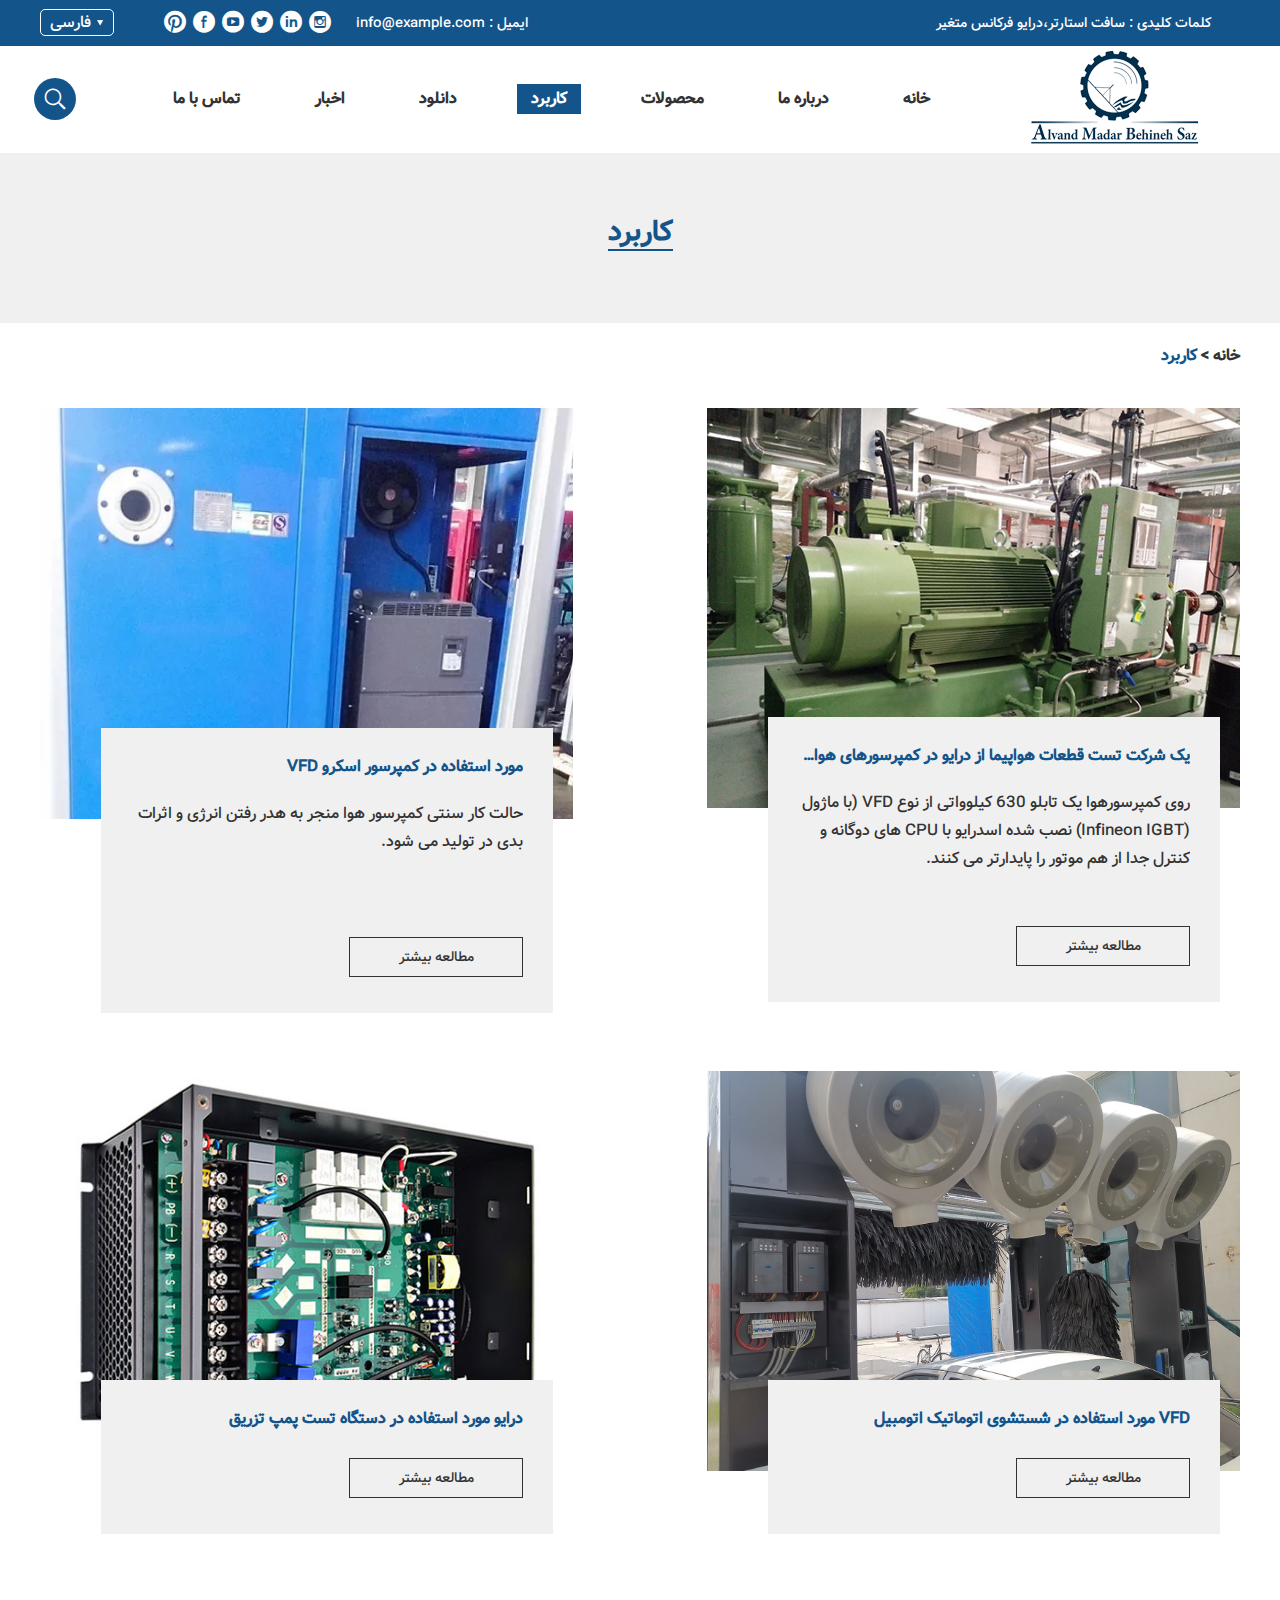
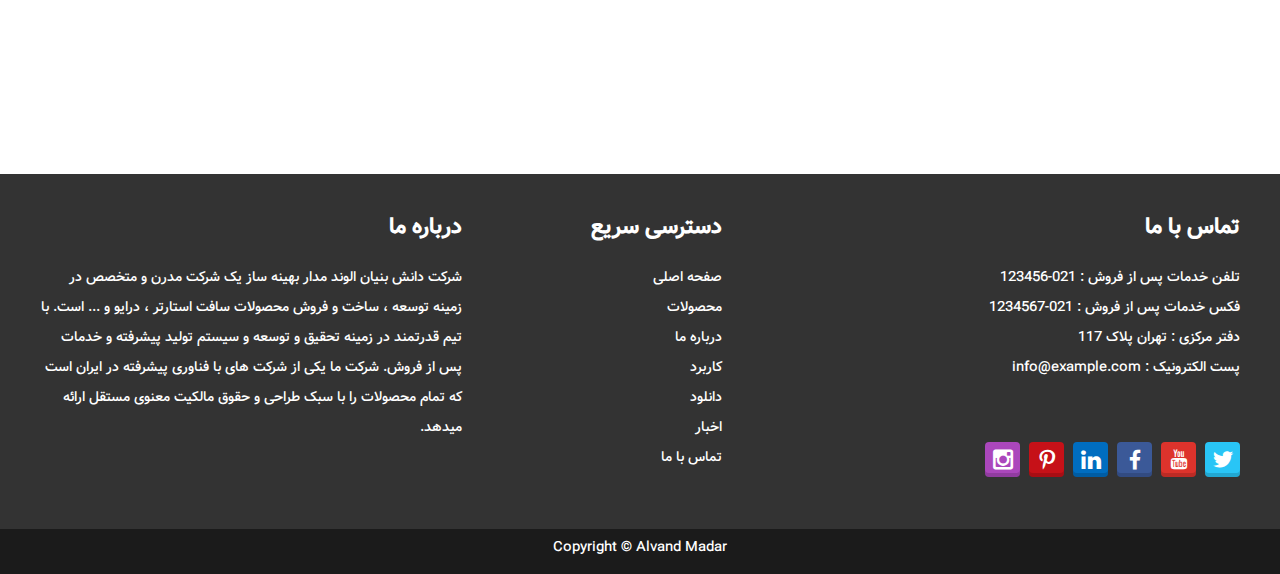
<file: application.html>
<!DOCTYPE html>
<html lang="fa" dir="rtl">

<head>
	<meta charset="UTF-8">
	<meta name="viewport" content="width=device-width, initial-scale=1, maximum-scale=1,minimum-scale=1, user-scalable=no">
	<meta http-equiv="X-UA-Compatible" content="IE=edge,chrome=1">
	<meta name="renderer" content="webkit">
	<meta content="telephone=no" name="format-detection" />
	<title>کاربرد - الوند مدار</title>
	<meta name="keywords" content="کاربرد الوند مدار"/>
	<meta name="description" content="شرکت تست قطعات هواپیما از درایو در کمپرسورهای هوای خود استفاده می کند">

	<link rel="canonical" href="application.html"/>
	<link rel="alternate" hreflang="en" href="https://en.example.com/application.html" />
	<link rel="alternate" hreflang="fa" href="application.html" />

    <link rel="shortcut icon" href="images/upload/favicon.ico" />
	<link rel="stylesheet" href="css/main.css">
	<script src="js/jquery-1.11.3.min.js"></script>

	<meta property="og:url" content="https://example.com/application.html"/>
	<meta property="og:title" content="کاربرد - الوند مدار"/>
	<meta property="og:description" content="شرکت تست قطعات هواپیما از درایو در کمپرسورهای هوای خود استفاده می کند"/>
	<meta property="og:image" content="https://example.com/images/upload/60cbe7f8b08a5.jpg"/>
	<meta property="og:type" content="website"/>
	<meta property="og:site_name" content="کاربرد الوند مدار"/>
	<meta property="og:locale" content="fa"/>
</head>


<body>  

    <div class="n-nav">
        <div class="n-nav-icon">
            <i class="iconfont icon-liebiao"></i>
        </div>
        <div class="n-nav-body">
            <form method="get" action="">
                <div class="box-search">
                    <input type="text" placeholder="جستجو..." value="" name="keyword" class="item-input" />
                    <input type="submit" value="" class="item-submit" />
                    <i class="iconfont icon-search"></i>
                </div>
            </form>
            
            <ul class="box-list">
                <li>
                    <a href="index.html">خانه</a>
                </li>
                
                <li>
                    <a href="about-us.html">درباره ما</a>
                </li>
                
                <li>
                    <a href="product.html">محصولات</a>
                    <i class="has-next"></i>
                    <ul class="yiji-list">
                        <li>
                            <a  href="product-list-soft-starter.html">سافت استارتر</a>
                            <i class="has-next"></i>
    
                            <ul class="erji-list">
                                <li>
                                    <a href="V70.html">سری XA3175</a>
                                </li>
                                
                                <li>
                                    <a href="V70.html">سری VS</a>
                                </li>							
                            </ul>
                        </li>
                            
                        <li>
                            <a  href="product-list-variable-frequency-drive.html">درایو فرکانس متغیر</a>
                            <i class="has-next"></i>
                            <ul class="erji-list">
                                <li>
                                    <a href="V70.html">سری VHD</a>
                                </li>
    
                                <li>
                                    <a href="V70.html">سری V70</a>
                                </li>
                                
                                <li>
                                    <a href="V70.html">سری V74</a>
                                </li>
    
                                <li>
                                    <a href="V70.html">سری V75</a>
                                </li>
    
                                <li>
                                    <a href="V70.html">سری V76</a>
                                </li>							
                            </ul>
                        </li>	
                    </ul>
                </li>
            
                <li class="active">
                    <a href="application.html">کاربرد</a>
                </li>
                
                <li >
                    <a href="download.html">دانلود</a>
                </li>
                
                <li >
                    <a href="news.html">اخبار</a>
                </li>
                
                <li >
                    <a href="contact-us.html">تماس با ما</a>
                </li>            		
            </ul>
        </div>
    </div>
    
    <!-- ------------------------------ header ------------------------------ -->
    <header class="header">			
        <div class="h-top">
            <div class="wp fix">
                <p class="pull-right item-text">کلمات کلیدی : سافت استارتر،درایو فرکانس متغیر</p>
                <div class="langbox pull-left">
                    <a class="j-nextshow current-lang" href="javascript:void(0);" title="persian">فارسی</a>
                        <div class="lang-list">
                            <a href="application.html" title="persian" target="_blank">فارسی</a>
                            <a href="https://en.example.com/application.html" title="English" target="_blank">English</a>
                        </div>
                </div>
    
                <div class="h-follow pull-left" style="padding-left: 50px;">
                    <a href="https://www.pinterest.com/"  target="_blank" rel="nofollow"><i class="iconfont icon-pinterest"></i></a>
                    <a href="https://www.facebook.com/" target="_blank" rel="nofollow"><i class="iconfont icon-facebook"></i></a>
                    <a href="https://www.youtube.com/" target="_blank" rel="nofollow"><i class="iconfont icon-youtube"></i></a>
                    <a href="https://www.twitter.com/Twitter/" target="_blank" rel="nofollow"><i class="iconfont icon-twitter"></i></a>
                    <a href="https://www.linkedin.com/" target="_blank" rel="nofollow"><i class="iconfont icon-linkedin"></i></a>
                    <a href="https://www.instagram.com/" target="_blank" rel="nofollow"><i class="iconfont icon-insgram"></i></a>
                </div>
    
                <p class="pull-left item-text">ایمیل : 
                    <a href="mailto:info@example.com"> 
                    <span style="display:inline-block; direction:rtl">info@example.com</span>
                    </a>
                </p>	
            </div>
        </div>	
        
        <div class="h-bot">
            <div class="wp fix">
                <div class="pull-left search ">
                    <span class="search-icon j-nextshow">
                        <i class="iconfont icon-icon_search"></i>
                    </span>
    
                    <div class="search-box">
                        <form id="searchForm" name="searchForm" action="https://google.com/search">
                            <input class="search-input" name="q" type="text" placeholder="جستجو..." maxlength="200" />
                            <input name="q" type="hidden" value="site:example.com"/>
                            <input type="submit" class="search-submit" value=" " />
                            <i class="iconfont icon-icon_search"></i>
                        </form>
                    </div>
                </div>
    
                <div class="logo">
                    <a href="index.html" class="logo-a">
                        <span style="display: block; position: relative; height: 0px; padding-bottom: 40%">
                            <img src="images/upload/logo.png"
                            alt="alvandmadar"
                            style="position: absolute; max-width: 100%; max-height: 100%; left: 50%; top: 50%; transform: translate(-50%,-50%)">
                        </span>
                    </a>
                </div>
                
                <ul class="navlist fix">						
                    <li>
                        <a href="index.html" title="Home">خانه</a>						
                    </li>
                    
                    <li>
                        <a href="about-us.html" title="About Us">درباره ما</a>
                    </li>
                    
                    <li>
                        <a href="product.html" title="Products">محصولات</a>
                        <ul class="yiji">
                            <li>
                                <a href="product-list-soft-starter.html">سافت استارتر</a>
                                <ul class="erji">
                                    <li>
                                        <a href="V70.html" >سری XA3175</a>
                                    </li>
                                    
                                    <li>
                                        <a href="V70.html" >سری VS</a>
                                    </li>							
                                </ul>
                            </li>
                            
                            <li>
                                <a href="product-list-variable-frequency-drive.html" title="درایو فرکانس متغیر">درایو فرکانس متغیر</a>
                            
                                <ul class="erji">
                                    <li>
                                        <a href="V70.html" title="سری V70">سری VHD</a>
                                    </li>
    
                                    <li>
                                        <a href="V70.html" title="سری V70">سری V70</a>
                                    </li>
                                    
                                    <li>
                                        <a href="V70.html" title="سری V74">سری V74</a>
                                    </li>
    
                                    <li>
                                        <a href="V70.html" title="سری V75">سری V75</a>
                                    </li>
    
                                    <li>
                                        <a href="V70.html" title="سری V76">سری V76</a>
                                    </li>
                                    
                                </ul>
                            </li>		
                            
                            <li>
                                <a href="product-list-telemetry.html">تله متری</a>
                                <ul class="erji">
                                    <li>
                                        <a href="V70.html">مدل AS20</a>
                                    </li>
                                    <li>
                                        <a href="V70.html">مدل AS60</a>
                                    </li>
                                    <li>
                                        <a href="V70.html">مدل DP60</a>
                                    </li>
                                </ul>
                            </li>
    
                            <li>
                                <a href="#">مانیتورینگ</a>
                            </li>
                            
                        </ul>								
                    </li>
                    
                    <li class="nav-active">
                        <a href="application.html" title="کاربرد">کاربرد</a>							
                    </li>
                    
                    <li>
                        <a href="download.html" title="دانلود">دانلود</a>						
                    </li>
                    
                    <li>
                        <a href="news.html" title="اخبار">اخبار</a>							
                    </li>
                    
                    <li>
                        <a href="contact-us.html" title="تماس با ما">تماس با ما</a>							
                    </li>
                </ul>
            </div>
        </div>
    </header>
    <!-- header end -->
  
  
  
  
  
  
  
  

<div class="bread">

  <div class="item-top">
				<div class="wp">
                <span class="item-title1">کاربرد</span>
				</div>
			</div>
  <div class="wp">
    <p class="item-title">  <a  href="index.html" style="display:inline-block; direction:ltr;">خانه</a>  
       >  <span style="display:inline-block; direction:ltr;">کاربرد</span>  
       </p>
      </div>
 
</div>

<div class="page_wrap">
  <div class="wp">
    <ul class="app1-list fix">
	    <li class="list-item">
            <div class="item-pic"> <a href="application.html" title="یک شرکت تست قطعات هواپیما از درایو در کمپرسورهای هوای خود استفاده می کند">
            <img class="nlazy" src="images/upload/1.jpg" alt="یک شرکت تست قطعات هواپیما از درایو در کمپرسورهای هوای خود استفاده می کند" /></a> </div>
            <div class="item-body">
                <p class="item-title"><a class="self-ellipsis"  href="application.html" title="یک شرکت تست قطعات هواپیما از درایو در کمپرسورهای هوای خود استفاده می کند">یک شرکت تست قطعات هواپیما از درایو در کمپرسورهای هوای خود استفاده می کند</a></p>
                <p class="item-desc"> <a href="application.html" title="روی کمپرسورهوا یک تابلو 630 کیلوواتی از نوع VFD (با ماژول (Infineon IGBT)
                    نصب شده اسدرایو با CPU های دوگانه و کنترل جدا از هم موتور را پایدارتر می کنند.">روی کمپرسورهوا یک تابلو 630 کیلوواتی از نوع VFD (با ماژول (Infineon IGBT)
                    نصب شده اسدرایو با CPU های دوگانه و کنترل جدا از هم موتور را پایدارتر می کنند.</a> </p>
                <a href="application.html" class="item-btn">مطالعه بیشتر</a> 
            </div>
        </li>
    
	
	  <li class="list-item no_marginl">
                 <div class="item-pic"> <a href="application.html" title="مورد استفاده در کمپرسور اسکرو VFD">
					<img class="nlazy" src="images/upload/3.jpg" alt="مورد استفاده در کمپرسور اسکرو VFD" /></a> </div>
               <div class="item-body">
          <p class="item-title"><a class="self-ellipsis"  href="application.html" title="مورد استفاده در کمپرسور اسکرو VFD">مورد استفاده در کمپرسور اسکرو VFD</a></p>
          <p class="item-desc"> <a href="application.html" title="حالت کار سنتی کمپرسور هوا منجر به هدر رفتن انرژی و اثرات بدی در تولید می شود.">حالت کار سنتی کمپرسور هوا منجر به هدر رفتن انرژی و اثرات بدی در تولید می شود.</a> </p>
          <a href="application.html" class="item-btn">مطالعه بیشتر</a> </div>
      </li>
    
	
	  <li class="list-item">
                 <div class="item-pic"> <a href="application.html" title="VFD مورد استفاده در شستشوی اتوماتیک اتومبیل ">
					<img class="nlazy" src="images/upload/2.jpg" alt="VFD مورد استفاده در شستشوی اتوماتیک اتومبیل" /></a> </div>
               <div class="item-body">
          <p class="item-title"><a class="self-ellipsis"  href="application.html" title="VFD مورد استفاده در شستشوی اتوماتیک اتومبیل">VFD مورد استفاده در شستشوی اتوماتیک اتومبیل</a></p>
          <a href="application.html" class="item-btn">مطالعه بیشتر</a> </div>
      </li>
    
	
	
	  <li class="list-item no_marginl">
                 <div class="item-pic"> <a href="application.html" title="درایو مورد استفاده در دستگاه تست پمپ تزریق">
					<img class="nlazy" src="images/upload/4.jpg" alt="درایو مورد استفاده در دستگاه تست پمپ تزریق" /></a> </div>
               <div class="item-body">
          <p class="item-title"><a class="self-ellipsis"  href="application.html" title="درایو مورد استفاده در دستگاه تست پمپ تزریق">درایو مورد استفاده در دستگاه تست پمپ تزریق</a></p>
          <a href="application.html" class="item-btn">مطالعه بیشتر</a> </div>
      </li>
    </ul>

  </div>
</div>





<!-- ----------------------فوتر--------------------------- -->
<footer class="footer">
	<div class="f-top wp">	
		
		<!-- 1 -->	
		<div class="flist1">
			<p class="footer-title">درباره ما</p>
			<p>شرکت دانش بنیان الوند مدار بهینه ساز یک شرکت مدرن و متخصص در زمینه توسعه ، ساخت و فروش محصولات سافت استارتر ، درایو و ... است. با تیم قدرتمند در زمینه تحقیق و توسعه و سیستم تولید پیشرفته و خدمات پس از فروش. شرکت ما یکی از شرکت های با فناوری پیشرفته در ایران است که تمام محصولات را با سبک طراحی و حقوق مالکیت معنوی مستقل ارائه میدهد.</p>
	   </div>
	   <!-- 1 -->

		<!-- 2 -->
		<div class="flist2">
			<p class="footer-title">دسترسی سریع</p>
			<ul>
				<li><a href="index.html"  title="صفحه اصلی">صفحه اصلی</a></li>
				<li><a href="product.html"  title="محصولات">محصولات</a></li>
				<li><a href="about-us.html"  title="درباره ما">درباره ما</a></li>
				<li><a href="application.html"  title="کاربرد">کاربرد</a></li>
				<li><a href="download.html"  title="دانلود">دانلود</a></li>
				<li><a href="news.html"  title="اخبار">اخبار</a></li>
				<li><a href="contact-us.html"  title="تماس با ما">تماس با ما</a></li>
			</ul>
		</div>
		<!-- 2 -->

		<div class="clearf"></div>

		<!-- 3 -->
		<div class="flist3">
			<p class="footer-title">تماس با ما</p>
            <ul>
                <li>تلفن خدمات پس از فروش : 021-123456</li>
                <li>فکس خدمات پس از فروش : 021-1234567</li>
                <li>دفتر مرکزی : تهران پلاک 117</li>
                <li>پست الکترونیک : 
                    <a href="mailto:info@example.com">
                        <span style="display:inline-block; direction:ltr">info@example.com</span>
                    </a>
                </li>
            </ul>

			<div class="fix f-follow">
				
				<a href="https://www.twitter.com/" target="_blank" rel="nofollow">
					<i class="iconfont icon-twitter1"></i>
				</a>
                
				<a href="https://www.youtube.com/"  target="_blank" rel="nofollow">
					<i class="iconfont icon-youtube1"></i>
				</a>
                
				<a href="https://www.facebook.com/" target="_blank" rel="nofollow">
					<i class="iconfont icon-facebook1"></i>
				</a>
                
				<a href="https://www.linkedin.com/"  target="_blank" rel="nofollow">
					<i class="iconfont icon-linkedin1"></i>
				</a>
                
				<a href="https://www.pinterest.com/" target="_blank" rel="nofollow">
					<i class="iconfont icon-pinterest1"></i>
				</a>
                
				<a href="https://www.instagram.com/" target="_blank" rel="nofollow">
					<i class="iconfont icon-instagram"></i>
				</a>			
			</div>
		</div>
		<!-- 3 -->


		<div class="clear"></div>
	</div>

	<div class="f-bot">
		<div class="wp">
			<div class="fix f-follow">
				<a href="https://www.twitter.com/" target="_blank" rel="nofollow">
					<i class="iconfont icon-twitter1"></i>
				</a>
				
				<a href="https://www.youtube.com/" target="_blank" rel="nofollow">
					<i class="iconfont icon-youtube1"></i>
				</a>
				
				<a href="https://www.facebook.com/" target="_blank" rel="nofollow">
					<i class="iconfont icon-facebook1"></i>
				</a>
				
				<a href="https://www.linkedin.com/" target="_blank" rel="nofollow">
					<i class="iconfont icon-linkedin1"></i>
				</a>
				
				<a href="https://www.pinterest.com/" target="_blank" rel="nofollow">
					<i class="iconfont icon-pinterest1"></i>
				</a>
				
				<a href="https://www.instagram.com/" target="_blank" rel="nofollow">
					<i class="iconfont icon-instagram"></i>
				</a>
			</div>

			<p class="copyright">
				Copyright © Alvand Madar
			</p>
		</div>
	</div>
</footer>
<!-- -------------------------------فوتر------------------------------- -->

<a class="returntop" id="j-gotop" href="javascript:void(0);">
	<i class="icon iconfont icon-up"></i>
</a>

<script type="text/javascript" src="js/main.js"></script>
<script type="text/javascript" src="js/base.js"></script>

</body>
</html>
</file>
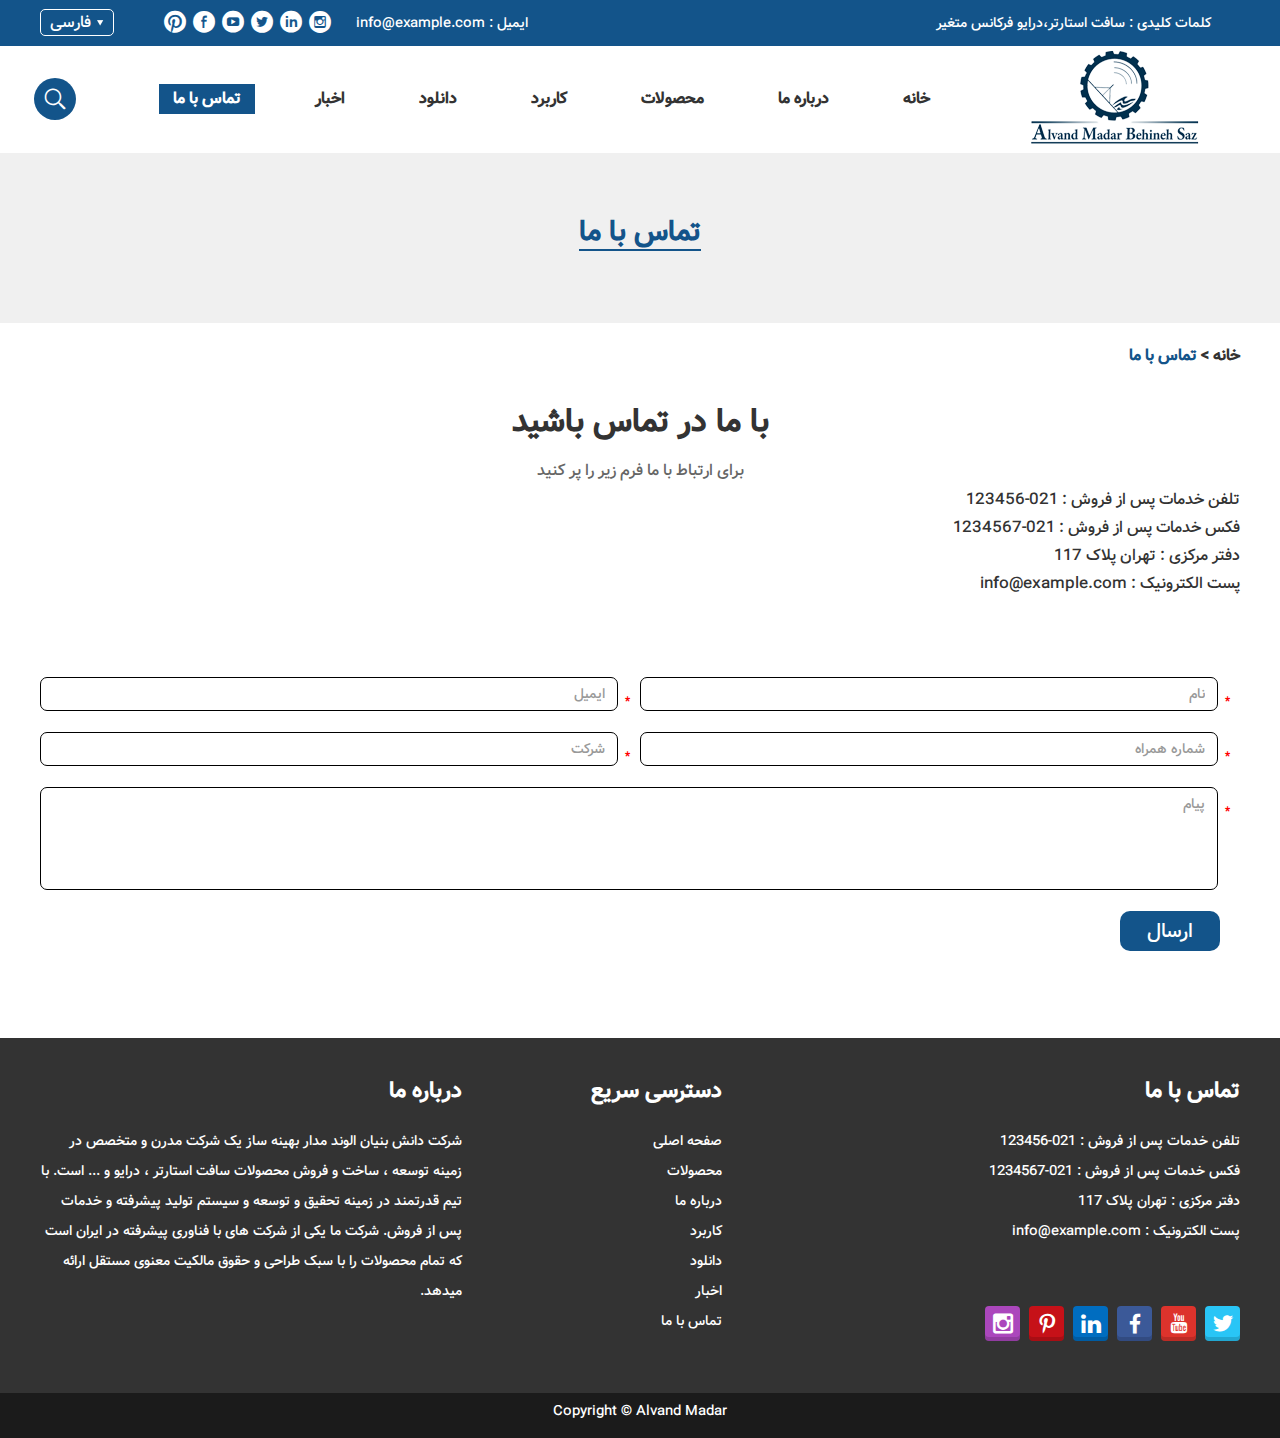
<file: contact-us.html>
<!DOCTYPE html>
<html lang="fa" dir="rtl">

<head>
    <meta charset="UTF-8">
    <meta name="viewport"
        content="width=device-width, initial-scale=1, maximum-scale=1,minimum-scale=1, user-scalable=no">
    <meta http-equiv="X-UA-Compatible" content="IE=edge,chrome=1">
    <meta name="renderer" content="webkit">
    <meta content="telephone=no" name="format-detection" />
    <title>تماس با ما</title>
    <meta name="keywords" content="تماس با شرکت الوند مدار" />
    <meta name="description"
        content="اگر مایلید اطلاعات بیشتری در مورد اینکه چه کاری را انجام می‌دهیم به دست آورید با ما در تماس باشید">

    <link rel="canonical" href="contact-us.html" />
    <link rel="alternate" hreflang="en" href="https://en.example.com/contact-us.html" />
    <link rel="alternate" hreflang="fa" href="contact-us.html" />

    <link rel="shortcut icon" href="images/upload/favicon.ico" />
    <link rel="stylesheet" href="css/main.css">
    <script src="js/jquery-1.11.3.min.js"></script>

    <meta property="og:url" content="https://example.com/contact-us.html" />
    <meta property="og:title" content="تماس با الوند مدار" />
    <meta property="og:description" content="برای اطلاعات بیشتر از نحوه کار ما با ما در تماس باشید" />
    <meta property="og:type" content="website" />
    <meta property="og:site_name" content="تماس با الوند مدار" />
    <meta property="og:locale" content="fa" />
</head>

<body>

    <div class="n-nav">
        <div class="n-nav-icon">
            <i class="iconfont icon-liebiao"></i>
        </div>
        <div class="n-nav-body">
            <form method="get" action="">
                <div class="box-search">
                    <input type="text" placeholder="جستجو..." value="" name="keyword" class="item-input" />
                    <input type="submit" value="" class="item-submit" />
                    <i class="iconfont icon-search"></i>
                </div>
            </form>

            <ul class="box-list">
                <li>
                    <a href="index.html">خانه</a>
                </li>

                <li>
                    <a href="about-us.html">درباره ما</a>
                </li>

                <li>
                    <a href="product.html">محصولات</a>
                    <i class="has-next"></i>
                    <ul class="yiji-list">
                        <li>
                            <a href="product-list-soft-starter.html">سافت استارتر</a>
                            <i class="has-next"></i>

                            <ul class="erji-list">
                                <li>
                                    <a href="V70.html">سری XA3175</a>
                                </li>

                                <li>
                                    <a href="V70.html">سری VS</a>
                                </li>
                            </ul>
                        </li>

                        <li>
                            <a href="product-list-variable-frequency-drive.html">درایو فرکانس متغیر</a>
                            <i class="has-next"></i>
                            <ul class="erji-list">
                                <li>
                                    <a href="V70.html">سری VHD</a>
                                </li>

                                <li>
                                    <a href="V70.html">سری V70</a>
                                </li>

                                <li>
                                    <a href="V70.html">سری V74</a>
                                </li>

                                <li>
                                    <a href="V70.html">سری V75</a>
                                </li>

                                <li>
                                    <a href="V70.html">سری V76</a>
                                </li>
                            </ul>
                        </li>  
                    </ul>
                </li>

                <li>
                    <a href="application.html">کاربرد</a>
                </li>

                <li>
                    <a href="download.html">دانلود</a>
                </li>

                <li>
                    <a href="news.html">اخبار</a>
                </li>

                <li class="active">
                    <a href="contact-us.html">تماس با ما</a>
                </li>
            </ul>
        </div>
    </div>

    <!-- ------------------------------ header ------------------------------ -->
    <header class="header">
        <div class="h-top">
            <div class="wp fix">
                <p class="pull-right item-text">کلمات کلیدی : سافت استارتر،درایو فرکانس متغیر</p>
                <div class="langbox pull-left">
                    <a class="j-nextshow current-lang" href="javascript:void(0);" title="persian">فارسی</a>
                    <div class="lang-list">
                        <a href="contact-us.html" title="persian" target="_blank">فارسی</a>
                        <a href="https://en.example.com/contact-us.html" title="English" target="_blank">English</a>
                    </div>
                </div>

                <div class="h-follow pull-left" style="padding-left: 50px;">
                    <a href="https://www.pinterest.com/" target="_blank" rel="nofollow"><i
                            class="iconfont icon-pinterest"></i></a>
                    <a href="https://www.facebook.com/" target="_blank" rel="nofollow"><i
                            class="iconfont icon-facebook"></i></a>
                    <a href="https://www.youtube.com/" target="_blank" rel="nofollow"><i
                            class="iconfont icon-youtube"></i></a>
                    <a href="https://www.twitter.com/Twitter/" target="_blank" rel="nofollow"><i
                            class="iconfont icon-twitter"></i></a>
                    <a href="https://www.linkedin.com/" target="_blank" rel="nofollow"><i
                            class="iconfont icon-linkedin"></i></a>
                    <a href="https://www.instagram.com/" target="_blank" rel="nofollow"><i
                            class="iconfont icon-insgram"></i></a>
                </div>

                <p class="pull-left item-text">ایمیل :
                    <a href="mailto:info@example.com">
                        <span style="display:inline-block; direction:rtl">info@example.com</span>
                    </a>
                </p>
            </div>
        </div>

        <div class="h-bot">
            <div class="wp fix">
                <div class="pull-left search ">
                    <span class="search-icon j-nextshow">
                        <i class="iconfont icon-icon_search"></i>
                    </span>

                    <div class="search-box">
                        <form id="searchForm" name="searchForm" action="https://google.com/search">
                            <input class="search-input" name="q" type="text" placeholder="جستجو..." maxlength="200" />
                            <input name="q" type="hidden" value="site:example.com" />
                            <input type="submit" class="search-submit" value=" " />
                            <i class="iconfont icon-icon_search"></i>
                        </form>
                    </div>
                </div>

                <div class="logo">
                    <a href="index.html" class="logo-a">
                        <span style="display: block; position: relative; height: 0px; padding-bottom: 40%">
                            <img src="images/upload/logo.png" alt="لوگوی الوند مدار"
                                style="position: absolute; max-width: 100%; max-height: 100%; left: 50%; top: 50%; transform: translate(-50%,-50%)">
                        </span>
                    </a>
                </div>

                <ul class="navlist fix">
                    <li>
                        <a href="index.html" title="Home">خانه</a>
                    </li>

                    <li>
                        <a href="about-us.html" title="About Us">درباره ما</a>
                    </li>

                    <li>
                        <a href="product.html" title="Products">محصولات</a>
                        <ul class="yiji">
                            <li>
                                <a href="product-list-soft-starter.html">سافت استارتر</a>
                                <ul class="erji">
                                    <li>
                                        <a href="V70.html">سری XA3175</a>
                                    </li>

                                    <li>
                                        <a href="V70.html">سری VS</a>
                                    </li>
                                </ul>
                            </li>

                            <li>
                                <a href="product-list-variable-frequency-drive.html" title="درایو فرکانس متغیر">درایو
                                    فرکانس متغیر</a>

                                <ul class="erji">
                                    <li>
                                        <a href="V70.html" title="سری V70">سری VHD</a>
                                    </li>

                                    <li>
                                        <a href="V70.html" title="سری V70">سری V70</a>
                                    </li>

                                    <li>
                                        <a href="V70.html" title="سری V74">سری V74</a>
                                    </li>

                                    <li>
                                        <a href="V70.html" title="سری V75">سری V75</a>
                                    </li>

                                    <li>
                                        <a href="V70.html" title="سری V76">سری V76</a>
                                    </li>

                                </ul>
                            </li>

                            <li>
                                <a href="product-list-telemetry.html">تله متری</a>
                                <ul class="erji">
                                    <li>
                                        <a href="V70.html">مدل AS20</a>
                                    </li>
                                    <li>
                                        <a href="V70.html">مدل AS60</a>
                                    </li>
                                    <li>
                                        <a href="V70.html">مدل DP60</a>
                                    </li>
                                </ul>
                            </li>

                            <li>
                                <a href="#">مانیتورینگ</a>
                            </li>
                            
                        </ul>
                    </li>

                    <li>
                        <a href="application.html" title="کاربرد">کاربرد</a>
                    </li>

                    <li>
                        <a href="download.html" title="دانلود">دانلود</a>
                    </li>

                    <li>
                        <a href="news.html" title="اخبار">اخبار</a>
                    </li>

                    <li class="nav-active">
                        <a href="contact-us.html" title="تماس با ما">تماس با ما</a>
                    </li>
                </ul>
            </div>
        </div>
    </header>
    <!-- header end -->

    <div class="bread">
        <div class="item-top">
            <div class="wp">
                <span class="item-title1">تماس با ما</span>
            </div>
        </div>
        <div class="wp">
            <p class="item-title">
                <a href="index.html" style="display:inline-block; direction:ltr;">خانه</a>
                > <span style="display:inline-block; direction:ltr;">تماس با ما</span>
            </p>
        </div>
    </div>

    <h1 class="disnone">تماس با ما</h1>
    <div class="page_wrap contact_wrap">
        <!-- ac-main start -->
        <div class="ac-main">
            <div class="ac-top wp">
                <p class="box-title"
                    style="margin-top: 0px; margin-bottom: 0px; padding: 0px; font-size: 3.2rem; text-align: center; color: rgb(51, 51, 51);">
                    با ما در تماس باشید</p>
                <p class="box-desc"
                    style="margin: 20px auto 0px; padding: 0px; max-width: 848px; line-height: 30px; color: rgb(102, 102, 102); text-align: center;">
                    برای ارتباط با ما فرم زیر را پر کنید</p>
                
                <ul>
                    <li>تلفن خدمات پس از فروش : 021-123456</li>
                    <li>فکس خدمات پس از فروش : 021-1234567</li>
                    <li>دفتر مرکزی : تهران پلاک 117</li>
                    <li>پست الکترونیک : 
                        <a href="mailto:info@example.com">
                            <span style="display:inline-block; direction:ltr">info@example.com</span>
                        </a>
                    </li>
                </ul>
            </div>


            <div class="contact-form">
				<div class="wp">
					<form action="" method="post">
						<div class="item-input star">
							<input type="text" id="name" placeholder="نام" name="name" value="" />
						</div>

						<div class="item-input star">
							<input type="email" id="email" placeholder="ایمیل" name="email" value="" />
						</div>
						<div class="item-input star">
							<input type="text" name="mobile" placeholder="شماره همراه" />
						</div>
						<div class="item-input star">
							<input type="text" name="company" placeholder="شرکت" />
						</div>

						<div class="item-input item-input1 star">
							<textarea placeholder="پیام" name="message" value=""></textarea>
						</div>

						<div class="item-input2">
							<button id="submit" type="submit" value="SEND">
								<span>ارسال</span>
							</button>
						</div>
						<div class="clear"></div>
					</form>
				</div>
			</div>
        </div>
    </div>


    
	<!-- ----------------------فوتر--------------------------- -->
	<footer class="footer">
		<div class="f-top wp">

			<!-- 1 -->
			<div class="flist1">
				<p class="footer-title">درباره ما</p>
				<p>شرکت دانش بنیان الوند مدار بهینه ساز یک شرکت مدرن و متخصص در زمینه توسعه ، ساخت و فروش محصولات سافت
					استارتر ، درایو و ... است. با تیم قدرتمند در زمینه تحقیق و توسعه و سیستم تولید پیشرفته و خدمات پس از
					فروش. شرکت ما یکی از شرکت های با فناوری پیشرفته در ایران است که تمام محصولات را با سبک طراحی و حقوق
					مالکیت معنوی مستقل ارائه میدهد.</p>
			</div>
			<!-- 1 -->

			<!-- 2 -->
			<div class="flist2">
				<p class="footer-title">دسترسی سریع</p>
				<ul>
					<li><a href="index.html" title="صفحه اصلی">صفحه اصلی</a></li>
					<li><a href="product.html" title="محصولات">محصولات</a></li>
					<li><a href="about-us.html" title="درباره ما">درباره ما</a></li>
					<li><a href="application.html" title="کاربرد">کاربرد</a></li>
					<li><a href="download.html" title="دانلود">دانلود</a></li>
					<li><a href="news.html" title="اخبار">اخبار</a></li>
					<li><a href="contact-us.html" title="تماس با ما">تماس با ما</a></li>
				</ul>
			</div>
			<!-- 2 -->

			<div class="clearf"></div>

			<!-- 3 -->
			<div class="flist3">
				<p class="footer-title">تماس با ما</p>
				<ul>
					<li>تلفن خدمات پس از فروش : 021-123456</li>
					<li>فکس خدمات پس از فروش : 021-1234567</li>
					<li>دفتر مرکزی : تهران پلاک 117</li>
					<li>پست الکترونیک : 
						<a href="mailto:info@example.com">
							<span style="display:inline-block; direction:ltr">info@example.com</span>
						</a>
					</li>
				</ul>

				<div class="fix f-follow">

					<a href="https://www.twitter.com/" target="_blank" rel="nofollow">
						<i class="iconfont icon-twitter1"></i>
					</a>

					<a href="https://www.youtube.com/" target="_blank" rel="nofollow">
						<i class="iconfont icon-youtube1"></i>
					</a>

					<a href="https://www.facebook.com/" target="_blank" rel="nofollow">
						<i class="iconfont icon-facebook1"></i>
					</a>

					<a href="https://www.linkedin.com/" target="_blank" rel="nofollow">
						<i class="iconfont icon-linkedin1"></i>
					</a>

					<a href="https://www.pinterest.com/" target="_blank" rel="nofollow">
						<i class="iconfont icon-pinterest1"></i>
					</a>

					<a href="https://www.instagram.com/" target="_blank" rel="nofollow">
						<i class="iconfont icon-instagram"></i>
					</a>
				</div>
			</div>
			<!-- 3 -->
			<div class="clear"></div>
		</div>

		<div class="f-bot">
			<div class="wp">
				<div class="fix f-follow">
					<a href="https://www.twitter.com/" target="_blank" rel="nofollow">
						<i class="iconfont icon-twitter1"></i>
					</a>

					<a href="https://www.youtube.com/" target="_blank" rel="nofollow">
						<i class="iconfont icon-youtube1"></i>
					</a>

					<a href="https://www.facebook.com/" target="_blank" rel="nofollow">
						<i class="iconfont icon-facebook1"></i>
					</a>

					<a href="https://www.linkedin.com/" target="_blank" rel="nofollow">
						<i class="iconfont icon-linkedin1"></i>
					</a>

					<a href="https://www.pinterest.com/" target="_blank" rel="nofollow">
						<i class="iconfont icon-pinterest1"></i>
					</a>

					<a href="https://www.instagram.com/" target="_blank" rel="nofollow">
						<i class="iconfont icon-instagram"></i>
					</a>
				</div>

				<p class="copyright">
					Copyright © Alvand Madar
				</p>
			</div>
		</div>
	</footer>
	<!-- -------------------------------فوتر------------------------------- -->

	
	<!-- returntop -->
	<a class="returntop" id="j-gotop" href="javascript:void(0);">
		<i class="icon iconfont icon-up"></i>
	</a>
    <script type="text/javascript" src="js/main.js"></script>
	<script type="text/javascript" src="js/base.js"></script>
</body>

</html>
</file>
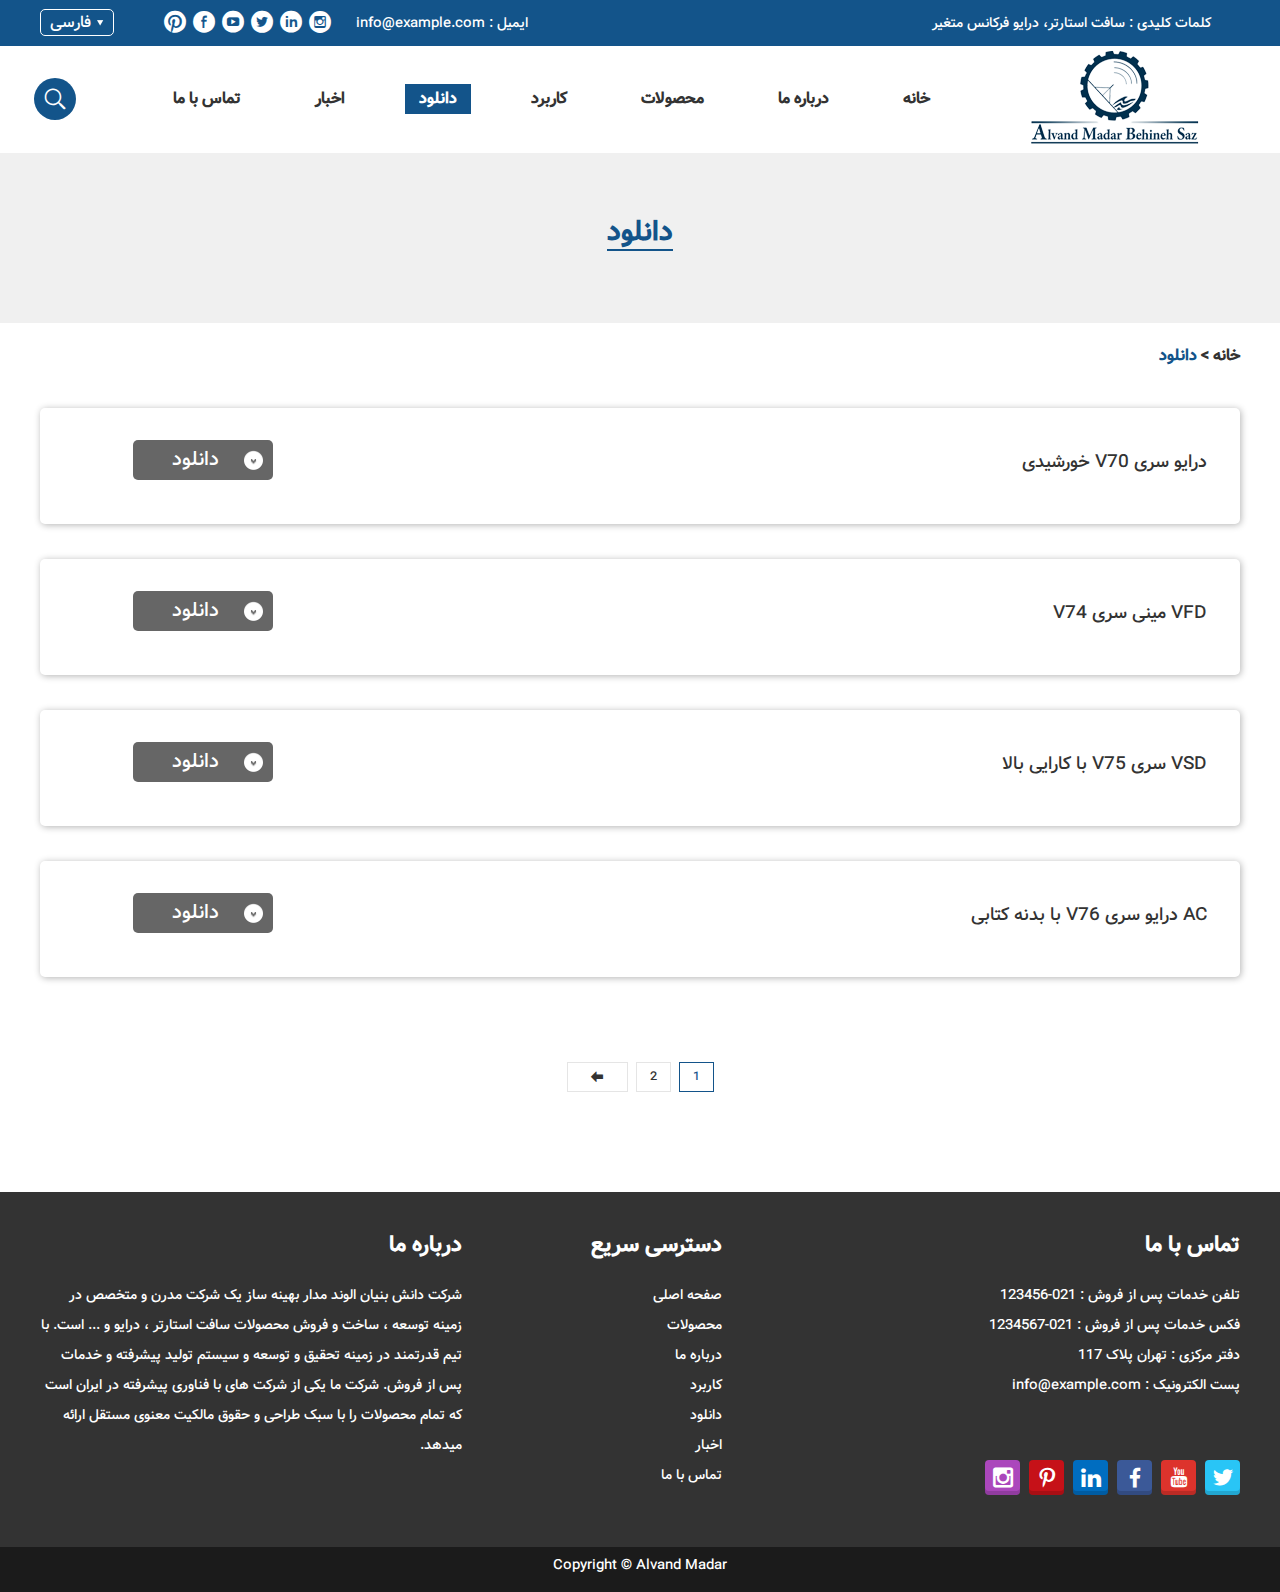
<file: download.html>
<!DOCTYPE html>
<html lang="fa" dir="rtl">

<head>
	<meta charset="UTF-8">
	<meta name="viewport"
		content="width=device-width, initial-scale=1, maximum-scale=1,minimum-scale=1, user-scalable=no">
	<meta http-equiv="X-UA-Compatible" content="IE=edge,chrome=1">
	<meta name="renderer" content="webkit">
	<meta content="telephone=no" name="format-detection" />
	<title>دانلود - الوند مدار</title>
	<meta name="keywords" content="دانلود - الوند مدار" />
	<meta name="description" content="فایل های معرفی محصولات شرکت الوند مدار">

	<link rel="canonical" href="download.html" />
	<link rel="alternate" hreflang="en" href="https://en.example.com/download.html" />
	<link rel="alternate" hreflang="fa" href="download.html" />

	<link rel="shortcut icon" href="images/upload/favicon.ico" />
	<link rel="stylesheet" href="css/main.css">
	<script src="js/jquery-1.11.3.min.js"></script>

	<meta property="og:url" content="https://example.com/download.html" />
	<meta property="og:title" content="دانلود - الوند مدار" />
	<meta property="og:description" content="معرفی شرکت الوند مدار از طریق فایل های pdf" />
	<meta property="og:type" content="website" />
	<meta property="og:site_name" content="دانلود - الوند مدار" />
	<meta property="og:locale" content="fa" />
</head>

<body class="download">

	<div class="n-nav">
		<div class="n-nav-icon">
			<i class="iconfont icon-liebiao"></i>
		</div>
		<div class="n-nav-body">
			<form method="get" action="">
				<div class="box-search">
					<input type="text" placeholder="جستجو..." value="" name="keyword" class="item-input" />
					<input type="submit" value="" class="item-submit" />
					<i class="iconfont icon-search"></i>
				</div>
			</form>

			<ul class="box-list">
				<li>
					<a href="index.html">خانه</a>
				</li>

				<li>
					<a href="about-us.html">درباره ما</a>
				</li>

				<li>
					<a href="product.html">محصولات</a>
					<i class="has-next"></i>
					<ul class="yiji-list">
						<li>
							<a href="product-list-soft-starter.html">سافت استارتر</a>
							<i class="has-next"></i>

							<ul class="erji-list">
								<li>
									<a href="V70.html">سری XA3175</a>
								</li>

								<li>
									<a href="V70.html">سری VS</a>
								</li>
							</ul>
						</li>

						<li>
							<a href="product-list-variable-frequency-drive.html">درایو فرکانس متغیر</a>
							<i class="has-next"></i>
							<ul class="erji-list">
								<li>
									<a href="V70.html">سری VHD</a>
								</li>

								<li>
									<a href="V70.html">سری V70</a>
								</li>

								<li>
									<a href="V70.html">سری V74</a>
								</li>

								<li>
									<a href="V70.html">سری V75</a>
								</li>

								<li>
									<a href="V70.html">سری V76</a>
								</li>
							</ul>
						</li>
					</ul>
				</li>

				<li>
					<a href="application.html">کاربرد</a>
				</li>

				<li class="active">
					<a href="download.html">دانلود</a>
				</li>

				<li>
					<a href="news.html">اخبار</a>
				</li>

				<li>
					<a href="contact-us.html">تماس با ما</a>
				</li>
			</ul>
		</div>
	</div>

	<!-- ------------------------------ header ------------------------------ -->
	<header class="header">
		<div class="h-top">
			<div class="wp fix">
				<p class="pull-right item-text">کلمات کلیدی : سافت استارتر، درایو فرکانس متغیر</p>
				<div class="langbox pull-left">
					<a class="j-nextshow current-lang" href="javascript:void(0);" title="persian">فارسی</a>
					<div class="lang-list">
						<a href="download.html" title="persian" target="_blank">فارسی</a>
						<a href="https://en.example.com/download.html" title="English" target="_blank">English</a>
					</div>
				</div>

				<div class="h-follow pull-left" style="padding-left: 50px;">
					<a href="https://www.pinterest.com/" target="_blank" rel="nofollow"><i
							class="iconfont icon-pinterest"></i></a>
					<a href="https://www.facebook.com/" target="_blank" rel="nofollow"><i
							class="iconfont icon-facebook"></i></a>
					<a href="https://www.youtube.com/" target="_blank" rel="nofollow"><i
							class="iconfont icon-youtube"></i></a>
					<a href="https://www.twitter.com/Twitter/" target="_blank" rel="nofollow"><i
							class="iconfont icon-twitter"></i></a>
					<a href="https://www.linkedin.com/" target="_blank" rel="nofollow"><i
							class="iconfont icon-linkedin"></i></a>
					<a href="https://www.instagram.com/" target="_blank" rel="nofollow"><i
							class="iconfont icon-insgram"></i></a>
				</div>

				<p class="pull-left item-text">ایمیل :
					<a href="mailto:info@example.com">
						<span style="display:inline-block; direction:rtl">info@example.com</span>
					</a>
				</p>
			</div>
		</div>

		<div class="h-bot">
			<div class="wp fix">
				<div class="pull-left search ">
					<span class="search-icon j-nextshow">
						<i class="iconfont icon-icon_search"></i>
					</span>

					<div class="search-box">
						<form id="searchForm" name="searchForm" action="https://google.com/search">
							<input class="search-input" name="q" type="text" placeholder="جستجو..." maxlength="200" />
							<input name="q" type="hidden" value="site:example.com" />
							<input type="submit" class="search-submit" value=" " />
							<i class="iconfont icon-icon_search"></i>
						</form>
					</div>
				</div>

				<div class="logo">
					<a href="index.html" class="logo-a">
						<span style="display: block; position: relative; height: 0px; padding-bottom: 40%">
							<img src="images/upload/logo.png" alt="alvandmadar"
								style="position: absolute; max-width: 100%; max-height: 100%; left: 50%; top: 50%; transform: translate(-50%,-50%)">
						</span>
					</a>
				</div>

				<ul class="navlist fix">
					<li>
						<a href="index.html" title="Home">خانه</a>
					</li>

					<li>
						<a href="about-us.html" title="About Us">درباره ما</a>
					</li>

					<li>
						<a href="product.html" title="Products">محصولات</a>
						<ul class="yiji">
							<li>
								<a href="product-list-soft-starter.html">سافت استارتر</a>
								<ul class="erji">
									<li>
										<a href="V70.html">سری XA3175</a>
									</li>

									<li>
										<a href="V70.html">سری VS</a>
									</li>
								</ul>
							</li>

							<li>
								<a href="product-list-variable-frequency-drive.html" title="درایو فرکانس متغیر">درایو
									فرکانس متغیر</a>

								<ul class="erji">
									<li>
										<a href="V70.html" title="سری V70">سری VHD</a>
									</li>

									<li>
										<a href="V70.html" title="سری V70">سری V70</a>
									</li>

									<li>
										<a href="V70.html" title="سری V74">سری V74</a>
									</li>

									<li>
										<a href="V70.html" title="سری V75">سری V75</a>
									</li>

									<li>
										<a href="V70.html" title="سری V76">سری V76</a>
									</li>

								</ul>
							</li>

							<li>
								<a href="product-list-telemetry.html">تله متری</a>
								<ul class="erji">
									<li>
										<a href="V70.html">مدل AS20</a>
									</li>
									<li>
										<a href="V70.html">مدل AS60</a>
									</li>
									<li>
										<a href="V70.html">مدل DP60</a>
									</li>
								</ul>
							</li>
	
							<li>
								<a href="#">مانیتورینگ</a>
							</li>
							
						</ul>
					</li>

					<li>
						<a href="application.html" title="کاربرد">کاربرد</a>
					</li>

					<li class="nav-active">
						<a href="download.html" title="دانلود">دانلود</a>
					</li>

					<li>
						<a href="news.html" title="اخبار">اخبار</a>
					</li>

					<li>
						<a href="contact-us.html" title="تماس با ما">تماس با ما</a>
					</li>
				</ul>
			</div>
		</div>
	</header>
	<!-- header end -->





	<div class="bread">
		<div class="item-top">
			<div class="wp">
				<span class="item-title1">دانلود</span>
			</div>
		</div>
		<div class="wp">
			<p class="item-title"> <a href="index.html" style="display:inline-block; direction:ltr;">خانه</a>
				> <span style="display:inline-block; direction:ltr;">دانلود</span>
			</p>
		</div>
	</div>



	<div class="page_wrap">
		<div class="wp">

			<ul class="download-list">
				<li class="list-item">
					<div class="item-body">
						<p class="item-title">درایو سری V70 خورشیدی</p>
					</div>
					<a href="./files/Ca-V70.pdf" ontouchstart='downloadCheck(this)' onclick="downloadCheck(this)"
						target="_blank" class="item-btn">دانلود</a>
				</li>


				<li class="list-item">
					<div class="item-body">
						<p class="item-title">VFD مینی سری V74</p>
					</div>
					<a href="./files/Ca-V74_compressed.pdf" ontouchstart='downloadCheck(this)'
						onclick="downloadCheck(this)" target="_blank" class="item-btn">دانلود</a>
				</li>

				<li class="list-item">
					<div class="item-body">
						<p class="item-title">VSD سری V75 با کارایی بالا</p>
					</div>
					<a href="./files/Ca-V75_compressed.pdf" ontouchstart='downloadCheck(this)'
						onclick="downloadCheck(this)" target="_blank" class="item-btn">دانلود</a>
				</li>

				<li class="list-item">
					<div class="item-body">
						<p class="item-title">AC درایو سری V76 با بدنه کتابی</p>
					</div>
					<a href="./files/Ca-V76.pdf" ontouchstart='downloadCheck(this)' onclick="downloadCheck(this)"
						target="_blank" class="item-btn">دانلود</a>
				</li>
			</ul>

			<div class="page">
				<div class="pages-btn"><a class="page-active" title="1">1</a><a href="download2.html" title="2">2</a><a
						href="download2.html" class="next iconfont icon-left3" title="next"></a></div>
			</div>
		</div>
	</div>



	<!-- ----------------------فوتر--------------------------- -->
	<footer class="footer">
		<div class="f-top wp">

			<!-- 1 -->
			<div class="flist1">
				<p class="footer-title">درباره ما</p>
				<p>شرکت دانش بنیان الوند مدار بهینه ساز یک شرکت مدرن و متخصص در زمینه توسعه ، ساخت و فروش محصولات سافت
					استارتر ، درایو و ... است. با تیم قدرتمند در زمینه تحقیق و توسعه و سیستم تولید پیشرفته و خدمات پس از
					فروش. شرکت ما یکی از شرکت های با فناوری پیشرفته در ایران است که تمام محصولات را با سبک طراحی و حقوق
					مالکیت معنوی مستقل ارائه میدهد.</p>
			</div>
			<!-- 1 -->

			<!-- 2 -->
			<div class="flist2">
				<p class="footer-title">دسترسی سریع</p>
				<ul>
					<li><a href="index.html" title="صفحه اصلی">صفحه اصلی</a></li>
					<li><a href="product.html" title="محصولات">محصولات</a></li>
					<li><a href="about-us.html" title="درباره ما">درباره ما</a></li>
					<li><a href="application.html" title="کاربرد">کاربرد</a></li>
					<li><a href="download.html" title="دانلود">دانلود</a></li>
					<li><a href="news.html" title="اخبار">اخبار</a></li>
					<li><a href="contact-us.html" title="تماس با ما">تماس با ما</a></li>
				</ul>
			</div>
			<!-- 2 -->

			<div class="clearf"></div>

			<!-- 3 -->
			<div class="flist3">
				<p class="footer-title">تماس با ما</p>
				<ul>
					<li>تلفن خدمات پس از فروش : 021-123456</li>
					<li>فکس خدمات پس از فروش : 021-1234567</li>
					<li>دفتر مرکزی : تهران پلاک 117</li>
					<li>پست الکترونیک :
						<a href="mailto:info@example.com">
							<span style="display:inline-block; direction:ltr">info@example.com</span>
						</a>
					</li>
				</ul>

				<div class="fix f-follow">

					<a href="https://www.twitter.com/" target="_blank" rel="nofollow">
						<i class="iconfont icon-twitter1"></i>
					</a>

					<a href="https://www.youtube.com/" target="_blank" rel="nofollow">
						<i class="iconfont icon-youtube1"></i>
					</a>

					<a href="https://www.facebook.com/" target="_blank" rel="nofollow">
						<i class="iconfont icon-facebook1"></i>
					</a>

					<a href="https://www.linkedin.com/" target="_blank" rel="nofollow">
						<i class="iconfont icon-linkedin1"></i>
					</a>

					<a href="https://www.pinterest.com/" target="_blank" rel="nofollow">
						<i class="iconfont icon-pinterest1"></i>
					</a>

					<a href="https://www.instagram.com/" target="_blank" rel="nofollow">
						<i class="iconfont icon-instagram"></i>
					</a>
				</div>
			</div>
			<!-- 3 -->


			<div class="clear"></div>
		</div>

		<div class="f-bot">
			<div class="wp">
				<div class="fix f-follow">
					<a href="https://www.twitter.com/" target="_blank" rel="nofollow">
						<i class="iconfont icon-twitter1"></i>
					</a>

					<a href="https://www.youtube.com/" target="_blank" rel="nofollow">
						<i class="iconfont icon-youtube1"></i>
					</a>

					<a href="https://www.facebook.com/" target="_blank" rel="nofollow">
						<i class="iconfont icon-facebook1"></i>
					</a>

					<a href="https://www.linkedin.com/" target="_blank" rel="nofollow">
						<i class="iconfont icon-linkedin1"></i>
					</a>

					<a href="https://www.pinterest.com/" target="_blank" rel="nofollow">
						<i class="iconfont icon-pinterest1"></i>
					</a>

					<a href="https://www.instagram.com/" target="_blank" rel="nofollow">
						<i class="iconfont icon-instagram"></i>
					</a>
				</div>

				<p class="copyright">
					Copyright © Alvand Madar
				</p>
			</div>
		</div>
	</footer>
	<!-- -------------------------------فوتر------------------------------- -->

	<a class="returntop" id="j-gotop" href="javascript:void(0);">
		<i class="icon iconfont icon-up"></i>
	</a>
	<script type="text/javascript" src="js/main.js"></script>
	<script type="text/javascript" src="js/base.js"></script>
</body>

</html>
</file>
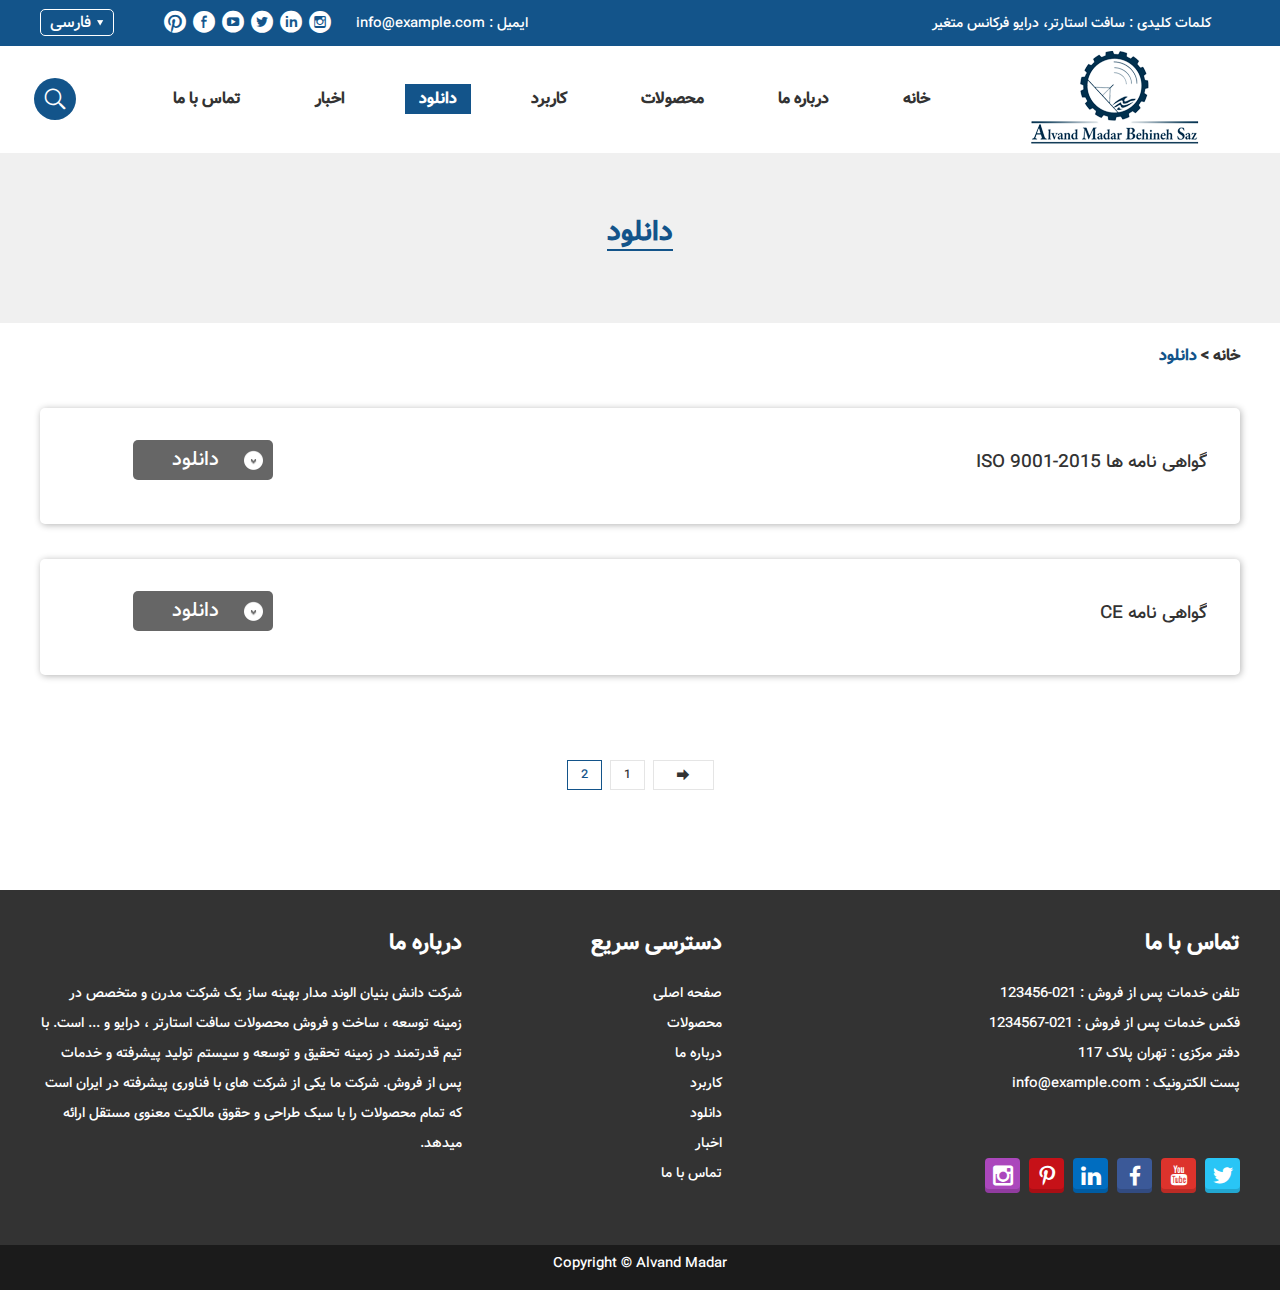
<file: download2.html>
<!DOCTYPE html>
<html lang="fa" dir="rtl">

<head>
	<meta charset="UTF-8">
	<meta name="viewport"
		content="width=device-width, initial-scale=1, maximum-scale=1,minimum-scale=1, user-scalable=no">
	<meta http-equiv="X-UA-Compatible" content="IE=edge,chrome=1">
	<meta name="renderer" content="webkit">
	<meta content="telephone=no" name="format-detection" />
	<title>دانلود - الوند مدار</title>
	<meta name="keywords" content="دانلود - الوند مدار" />
	<meta name="description" content="فایل های معرفی محصولات شرکت الوند مدار">

	<link rel="canonical" href="download.html" />
	<link rel="alternate" hreflang="en" href="https://en.example.com/download.html" />
	<link rel="alternate" hreflang="fa" href="download.html" />

	<link rel="shortcut icon" href="images/upload/favicon.ico" />
	<link rel="stylesheet" href="css/main.css">
	<script src="js/jquery-1.11.3.min.js"></script>

	<meta property="og:url" content="https://example.com/download.html" />
	<meta property="og:title" content="دانلود - الوند مدار" />
	<meta property="og:description" content="معرفی شرکت الوند مدار از طریق فایل های pdf" />
	<meta property="og:type" content="website" />
	<meta property="og:site_name" content="دانلود - الوند مدار" />
	<meta property="og:locale" content="fa" />
</head>

<body class="download">

	<div class="n-nav">
		<div class="n-nav-icon">
			<i class="iconfont icon-liebiao"></i>
		</div>
		<div class="n-nav-body">
			<form method="get" action="">
				<div class="box-search">
					<input type="text" placeholder="جستجو..." value="" name="keyword" class="item-input" />
					<input type="submit" value="" class="item-submit" />
					<i class="iconfont icon-search"></i>
				</div>
			</form>

			<ul class="box-list">
				<li>
					<a href="index.html">خانه</a>
				</li>

				<li>
					<a href="about-us.html">درباره ما</a>
				</li>

				<li>
					<a href="product.html">محصولات</a>
					<i class="has-next"></i>
					<ul class="yiji-list">
						<li>
							<a href="product-list-soft-starter.html">سافت استارتر</a>
							<i class="has-next"></i>

							<ul class="erji-list">
								<li>
									<a href="V70.html">سری XA3175</a>
								</li>

								<li>
									<a href="V70.html">سری VS</a>
								</li>
							</ul>
						</li>

						<li>
							<a href="product-list-variable-frequency-drive.html">درایو فرکانس متغیر</a>
							<i class="has-next"></i>
							<ul class="erji-list">
								<li>
									<a href="V70.html">سری VHD</a>
								</li>

								<li>
									<a href="V70.html">سری V70</a>
								</li>

								<li>
									<a href="V70.html">سری V74</a>
								</li>

								<li>
									<a href="V70.html">سری V75</a>
								</li>

								<li>
									<a href="V70.html">سری V76</a>
								</li>
							</ul>
						</li>
					</ul>
				</li>

				<li>
					<a href="application.html">کاربرد</a>
				</li>

				<li class="active">
					<a href="download.html">دانلود</a>
				</li>

				<li>
					<a href="news.html">اخبار</a>
				</li>

				<li>
					<a href="contact-us.html">تماس با ما</a>
				</li>
			</ul>
		</div>
	</div>

	<!-- ------------------------------ header ------------------------------ -->
	<header class="header">
		<div class="h-top">
			<div class="wp fix">
				<p class="pull-right item-text">کلمات کلیدی : سافت استارتر، درایو فرکانس متغیر</p>
				<div class="langbox pull-left">
					<a class="j-nextshow current-lang" href="javascript:void(0);" title="persian">فارسی</a>
					<div class="lang-list">
						<a href="download.html" title="persian" target="_blank">فارسی</a>
						<a href="https://en.example.com/download.html" title="English" target="_blank">English</a>
					</div>
				</div>

				<div class="h-follow pull-left" style="padding-left: 50px;">
					<a href="https://www.pinterest.com/" target="_blank" rel="nofollow"><i
							class="iconfont icon-pinterest"></i></a>
					<a href="https://www.facebook.com/" target="_blank" rel="nofollow"><i
							class="iconfont icon-facebook"></i></a>
					<a href="https://www.youtube.com/" target="_blank" rel="nofollow"><i
							class="iconfont icon-youtube"></i></a>
					<a href="https://www.twitter.com/Twitter/" target="_blank" rel="nofollow"><i
							class="iconfont icon-twitter"></i></a>
					<a href="https://www.linkedin.com/" target="_blank" rel="nofollow"><i
							class="iconfont icon-linkedin"></i></a>
					<a href="https://www.instagram.com/" target="_blank" rel="nofollow"><i
							class="iconfont icon-insgram"></i></a>
				</div>

				<p class="pull-left item-text">ایمیل :
					<a href="mailto:info@example.com">
						<span style="display:inline-block; direction:rtl">info@example.com</span>
					</a>
				</p>
			</div>
		</div>

		<div class="h-bot">
			<div class="wp fix">
				<div class="pull-left search ">
					<span class="search-icon j-nextshow">
						<i class="iconfont icon-icon_search"></i>
					</span>

					<div class="search-box">
						<form id="searchForm" name="searchForm" action="https://google.com/search">
							<input class="search-input" name="q" type="text" placeholder="جستجو..." maxlength="200" />
							<input name="q" type="hidden" value="site:example.com" />
							<input type="submit" class="search-submit" value=" " />
							<i class="iconfont icon-icon_search"></i>
						</form>
					</div>
				</div>

				<div class="logo">
					<a href="index.html" class="logo-a">
						<span style="display: block; position: relative; height: 0px; padding-bottom: 40%">
							<img src="images/upload/logo.png" alt="alvandmadar"
								style="position: absolute; max-width: 100%; max-height: 100%; left: 50%; top: 50%; transform: translate(-50%,-50%)">
						</span>
					</a>
				</div>

				<ul class="navlist fix">
					<li>
						<a href="index.html" title="Home">خانه</a>
					</li>

					<li>
						<a href="about-us.html" title="About Us">درباره ما</a>
					</li>

					<li>
						<a href="product.html" title="Products">محصولات</a>
						<ul class="yiji">
							<li>
								<a href="product-list-soft-starter.html">سافت استارتر</a>
								<ul class="erji">
									<li>
										<a href="V70.html">سری XA3175</a>
									</li>

									<li>
										<a href="V70.html">سری VS</a>
									</li>
								</ul>
							</li>

							<li>
								<a href="product-list-variable-frequency-drive.html" title="درایو فرکانس متغیر">درایو
									فرکانس متغیر</a>

								<ul class="erji">
									<li>
										<a href="V70.html" title="سری V70">سری VHD</a>
									</li>

									<li>
										<a href="V70.html" title="سری V70">سری V70</a>
									</li>

									<li>
										<a href="V70.html" title="سری V74">سری V74</a>
									</li>

									<li>
										<a href="V70.html" title="سری V75">سری V75</a>
									</li>

									<li>
										<a href="V70.html" title="سری V76">سری V76</a>
									</li>

								</ul>
							</li>

							<li>
								<a href="product-list-telemetry.html">تله متری</a>
								<ul class="erji">
									<li>
										<a href="V70.html">مدل AS20</a>
									</li>
									<li>
										<a href="V70.html">مدل AS60</a>
									</li>
									<li>
										<a href="V70.html">مدل DP60</a>
									</li>
								</ul>
							</li>
	
							<li>
								<a href="#">مانیتورینگ</a>
							</li>
							
						</ul>
					</li>

					<li>
						<a href="application.html" title="کاربرد">کاربرد</a>
					</li>

					<li class="nav-active">
						<a href="download.html" title="دانلود">دانلود</a>
					</li>

					<li>
						<a href="news.html" title="اخبار">اخبار</a>
					</li>

					<li>
						<a href="contact-us.html" title="تماس با ما">تماس با ما</a>
					</li>
				</ul>
			</div>
		</div>
	</header>
	<!-- header end -->

	<div class="bread">
		<div class="item-top">
			<div class="wp">
				<span class="item-title1">دانلود</span>
			</div>
		</div>
		<div class="wp">
			<p class="item-title"> <a href="index.html" style="display:inline-block; direction:ltr;">خانه</a>
				> <span style="display:inline-block; direction:ltr;">دانلود</span>
			</p>
		</div>
	</div>



	<div class="page_wrap">
		<div class="wp">

			<ul class="download-list">
				<li class="list-item">
					<div class="item-body">
						<p class="item-title">گواهی نامه ها ISO 9001-2015</p>
					</div>
					<a href="./files/ISO.pdf" ontouchstart='downloadCheck(this)' onclick="downloadCheck(this)"
						target="_blank" class="item-btn">دانلود</a>
				</li>

				<li class="list-item">
					<div class="item-body">
						<p class="item-title">گواهی نامه CE</p>
					</div>
					<a href="./files/CE.pdf" ontouchstart='downloadCheck(this)' onclick="downloadCheck(this)"
						target="_blank" class="item-btn">دانلود</a>
				</li>
			</ul>

			<div class="page">
				<div class="pages-btn"><a href="download.html" class="prev iconfont icon-right3" title="previous"></a><a
						href="download.html" title="1">1</a><a class="page-active" title="2">2</a></div>
			</div>
		</div>
	</div>



	<!-- ----------------------فوتر--------------------------- -->
	<footer class="footer">
		<div class="f-top wp">

			<!-- 1 -->
			<div class="flist1">
				<p class="footer-title">درباره ما</p>
				<p>شرکت دانش بنیان الوند مدار بهینه ساز یک شرکت مدرن و متخصص در زمینه توسعه ، ساخت و فروش محصولات سافت
					استارتر ، درایو و ... است. با تیم قدرتمند در زمینه تحقیق و توسعه و سیستم تولید پیشرفته و خدمات پس از
					فروش. شرکت ما یکی از شرکت های با فناوری پیشرفته در ایران است که تمام محصولات را با سبک طراحی و حقوق
					مالکیت معنوی مستقل ارائه میدهد.</p>
			</div>
			<!-- 1 -->

			<!-- 2 -->
			<div class="flist2">
				<p class="footer-title">دسترسی سریع</p>
				<ul>
					<li><a href="index.html" title="صفحه اصلی">صفحه اصلی</a></li>
					<li><a href="product.html" title="محصولات">محصولات</a></li>
					<li><a href="about-us.html" title="درباره ما">درباره ما</a></li>
					<li><a href="application.html" title="کاربرد">کاربرد</a></li>
					<li><a href="download.html" title="دانلود">دانلود</a></li>
					<li><a href="news.html" title="اخبار">اخبار</a></li>
					<li><a href="contact-us.html" title="تماس با ما">تماس با ما</a></li>
				</ul>
			</div>
			<!-- 2 -->

			<div class="clearf"></div>

			<!-- 3 -->
			<div class="flist3">
				<p class="footer-title">تماس با ما</p>
				<ul>
					<li>تلفن خدمات پس از فروش : 021-123456</li>
					<li>فکس خدمات پس از فروش : 021-1234567</li>
					<li>دفتر مرکزی : تهران پلاک 117</li>
					<li>پست الکترونیک :
						<a href="mailto:info@example.com">
							<span style="display:inline-block; direction:ltr">info@example.com</span>
						</a>
					</li>
				</ul>

				<div class="fix f-follow">

					<a href="https://www.twitter.com/" target="_blank" rel="nofollow">
						<i class="iconfont icon-twitter1"></i>
					</a>

					<a href="https://www.youtube.com/" target="_blank" rel="nofollow">
						<i class="iconfont icon-youtube1"></i>
					</a>

					<a href="https://www.facebook.com/" target="_blank" rel="nofollow">
						<i class="iconfont icon-facebook1"></i>
					</a>

					<a href="https://www.linkedin.com/" target="_blank" rel="nofollow">
						<i class="iconfont icon-linkedin1"></i>
					</a>

					<a href="https://www.pinterest.com/" target="_blank" rel="nofollow">
						<i class="iconfont icon-pinterest1"></i>
					</a>

					<a href="https://www.instagram.com/" target="_blank" rel="nofollow">
						<i class="iconfont icon-instagram"></i>
					</a>
				</div>
			</div>
			<!-- 3 -->


			<div class="clear"></div>
		</div>

		<div class="f-bot">
			<div class="wp">
				<div class="fix f-follow">
					<a href="https://www.twitter.com/" target="_blank" rel="nofollow">
						<i class="iconfont icon-twitter1"></i>
					</a>

					<a href="https://www.youtube.com/" target="_blank" rel="nofollow">
						<i class="iconfont icon-youtube1"></i>
					</a>

					<a href="https://www.facebook.com/" target="_blank" rel="nofollow">
						<i class="iconfont icon-facebook1"></i>
					</a>

					<a href="https://www.linkedin.com/" target="_blank" rel="nofollow">
						<i class="iconfont icon-linkedin1"></i>
					</a>

					<a href="https://www.pinterest.com/" target="_blank" rel="nofollow">
						<i class="iconfont icon-pinterest1"></i>
					</a>

					<a href="https://www.instagram.com/" target="_blank" rel="nofollow">
						<i class="iconfont icon-instagram"></i>
					</a>
				</div>

				<p class="copyright">
					Copyright © Alvand Madar
				</p>
			</div>
		</div>
	</footer>
	<!-- -------------------------------فوتر------------------------------- -->

	<a class="returntop" id="j-gotop" href="javascript:void(0);">
		<i class="icon iconfont icon-up"></i>
	</a>
	
	<script type="text/javascript" src="js/main.js"></script>
	<script type="text/javascript" src="js/base.js"></script>
</body>

</html>
</file>
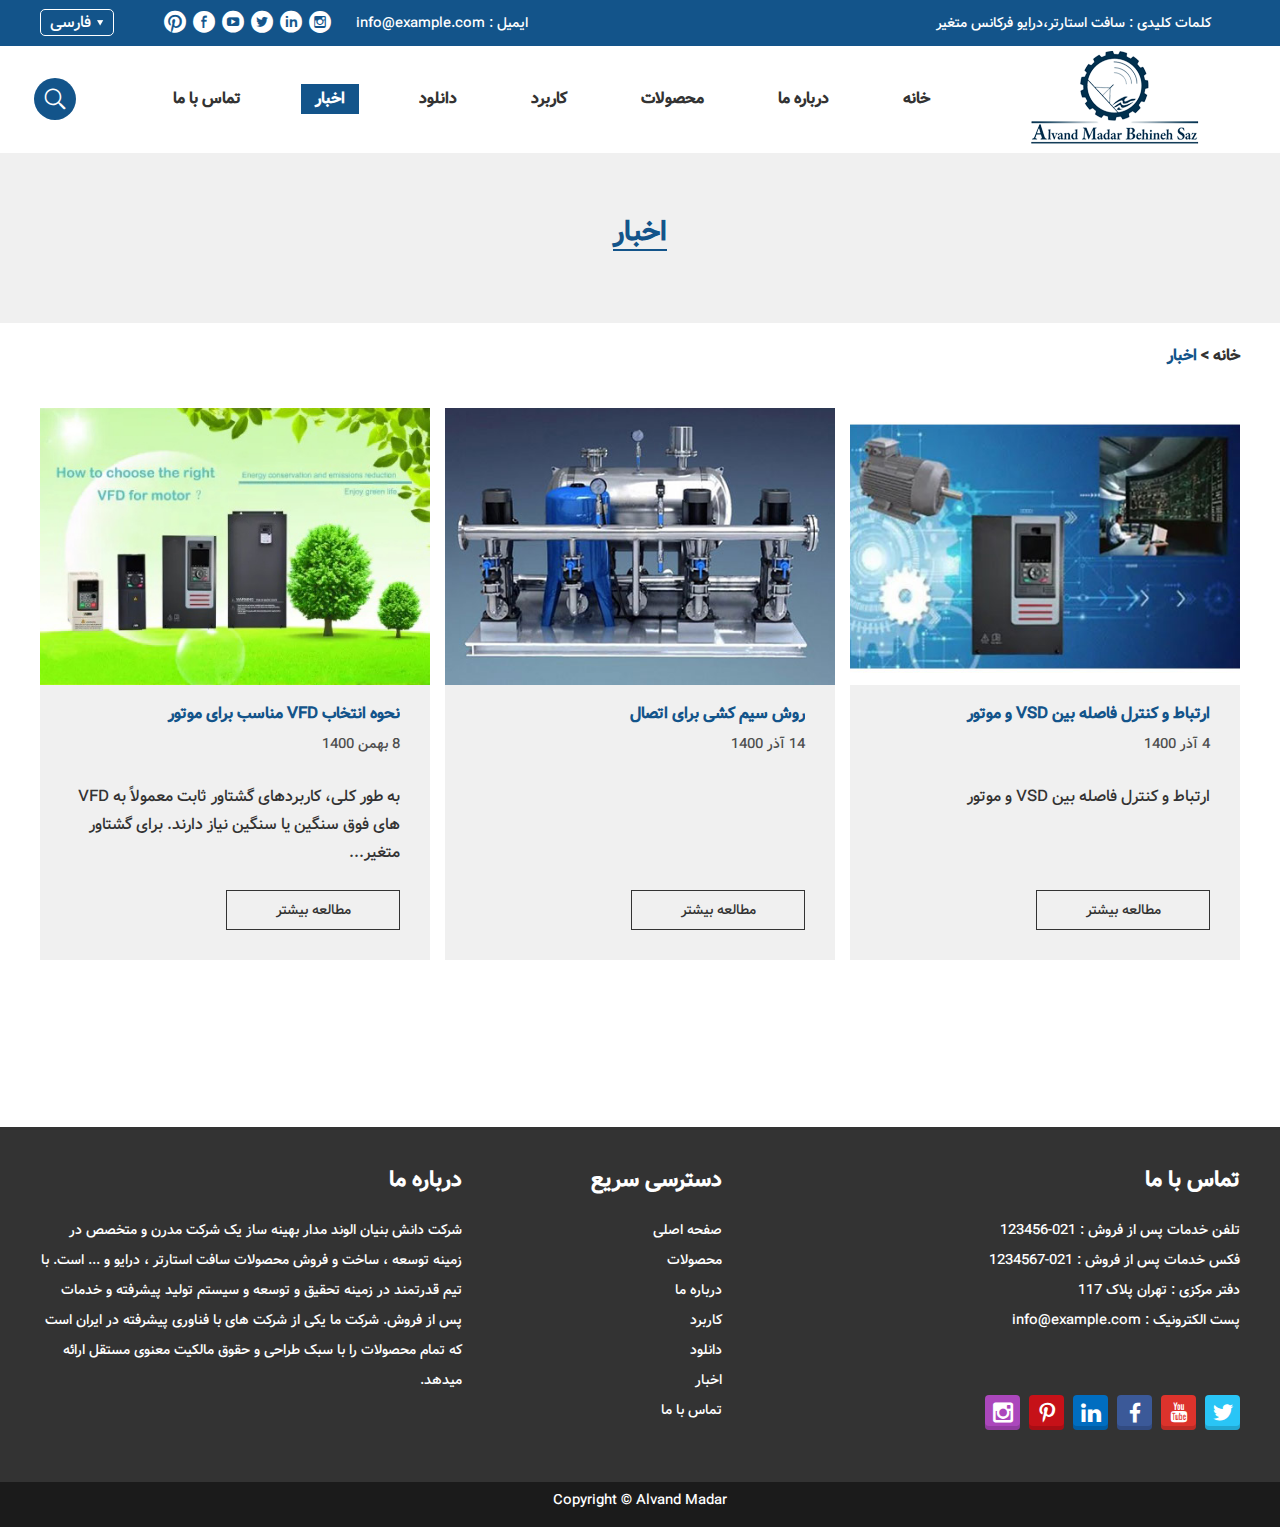
<file: news.html>
<!DOCTYPE html>
<html lang="fa" dir="rtl">
<head>
	<meta charset="UTF-8">
	<meta name="viewport" content="width=device-width, initial-scale=1, maximum-scale=1,minimum-scale=1, user-scalable=no">
	<meta http-equiv="X-UA-Compatible" content="IE=edge,chrome=1">
	<meta name="renderer" content="webkit">
	<meta content="telephone=no" name="format-detection"/>
	<title>اخبار</title>
	<meta name="keywords" content="شرکت الوند مدار"/>
	<meta name="description" content="شرکت الوند مدار بهینه ساز">

	<link rel="canonical" href="index.html"/>
	<link rel="alternate" hreflang="en" href="https://en.example.com/index.html"/>
	<link rel="alternate" hreflang="fa" href="index.html" />

	<link rel="shortcut icon" href="images/upload/favicon.ico"/>
	<link rel="stylesheet" href="css/main.css">
	<script src="js/jquery-1.11.3.min.js"></script>

	<meta property="og:url" content="https://example.com/"/>
	<meta property="og:title" content="الوند مدار"/>
	<meta property="og:description" content="شرکت الوند مدار"/>
	<meta property="og:type" content="website"/>
	<meta property="og:site_name" content="الوند مدار"/>
	<meta property="og:locale" content="fa"/>
</head>

<body>
  
<div class="n-nav">
	<div class="n-nav-icon">
		<i class="iconfont icon-liebiao"></i>
	</div>
	<div class="n-nav-body">
		<form method="get" action="">
			<div class="box-search">
				<input type="text" placeholder="جستجو..." value="" name="keyword" class="item-input" />
				<input type="submit" value="" class="item-submit" />
				<i class="iconfont icon-search"></i>
			</div>
		</form>
		
		<ul class="box-list">
			<li>
				<a href="index.html">خانه</a>
			</li>
			
			<li>
				<a href="about-us.html">درباره ما</a>
			</li>
			
			<li>
				<a href="product.html">محصولات</a>
				<i class="has-next"></i>
				<ul class="yiji-list">
					<li>
						<a  href="product-list-soft-starter.html">سافت استارتر</a>
						<i class="has-next"></i>

						<ul class="erji-list">
							<li>
								<a href="V70.html">سری XA3175</a>
							</li>
							
							<li>
								<a href="V70.html">سری VS</a>
							</li>							
						</ul>
					</li>
						
					<li>
						<a  href="product-list-variable-frequency-drive.html">درایو فرکانس متغیر</a>
						<i class="has-next"></i>
						<ul class="erji-list">
							<li>
								<a href="V70.html">سری VHD</a>
							</li>

							<li>
								<a href="V70.html">سری V70</a>
							</li>
							
							<li>
								<a href="V70.html">سری V74</a>
							</li>

							<li>
								<a href="V70.html">سری V75</a>
							</li>

							<li>
								<a href="V70.html">سری V76</a>
							</li>							
						</ul>
					</li>				
				</ul>
			</li>
		
			<li>
				<a href="application.html">کاربرد</a>
			</li>
			
			<li>
				<a href="download.html">دانلود</a>
			</li>
			
			<li class="active">
				<a href="news.html">اخبار</a>
			</li>
			
			<li>
				<a href="contact-us.html">تماس با ما</a>
			</li>            		
		</ul>
	</div>
</div>

<!-- ------------------------------ header ------------------------------ -->
<header class="header">			
	<div class="h-top">
		<div class="wp fix">
			<p class="pull-right item-text">کلمات کلیدی : سافت استارتر،درایو فرکانس متغیر</p>
			<div class="langbox pull-left">
				<a class="j-nextshow current-lang" href="javascript:void(0);" title="persian">فارسی</a>
					<div class="lang-list">
						<a href="news.html" title="persian" target="_blank">فارسی</a>
						<a href="https://en.example.com/news.html" title="English" target="_blank">English</a>
					</div>
			</div>

			<div class="h-follow pull-left" style="padding-left: 50px;">
				<a href="https://www.pinterest.com/"  target="_blank" rel="nofollow"><i class="iconfont icon-pinterest"></i></a>
				<a href="https://www.facebook.com/" target="_blank" rel="nofollow"><i class="iconfont icon-facebook"></i></a>
				<a href="https://www.youtube.com/" target="_blank" rel="nofollow"><i class="iconfont icon-youtube"></i></a>
				<a href="https://www.twitter.com/Twitter/" target="_blank" rel="nofollow"><i class="iconfont icon-twitter"></i></a>
				<a href="https://www.linkedin.com/" target="_blank" rel="nofollow"><i class="iconfont icon-linkedin"></i></a>
				<a href="https://www.instagram.com/" target="_blank" rel="nofollow"><i class="iconfont icon-insgram"></i></a>
			</div>

			<p class="pull-left item-text">ایمیل : 
				<a href="mailto:info@example.com"> 
				<span style="display:inline-block; direction:rtl">info@example.com</span>
				</a>
			</p>	
		</div>
	</div>	
	
	<div class="h-bot">
		<div class="wp fix">
			<div class="pull-left search ">
				<span class="search-icon j-nextshow">
					<i class="iconfont icon-icon_search"></i>
				</span>

				<div class="search-box">
					<form id="searchForm" name="searchForm" action="https://google.com/search">
						<input class="search-input" name="q" type="text" placeholder="جستجو..." maxlength="200" />
						<input name="q" type="hidden" value="site:example.com"/>
						<input type="submit" class="search-submit" value=" " />
						<i class="iconfont icon-icon_search"></i>
					</form>
				</div>
			</div>

			<div class="logo">
				<a href="index.html" class="logo-a">
					<span style="display: block; position: relative; height: 0px; padding-bottom: 40%">
						<img src="images/upload/logo.png"
						alt="alvandmadar"
						style="position: absolute; max-width: 100%; max-height: 100%; left: 50%; top: 50%; transform: translate(-50%,-50%)">
					</span>
				</a>
			</div>
			
			<ul class="navlist fix">						
				<li>
					<a href="index.html" title="Home">خانه</a>						
				</li>
				
				<li>
					<a href="about-us.html" title="About Us">درباره ما</a>
				</li>
				
				<li>
					<a href="product.html" title="Products">محصولات</a>
					<ul class="yiji">
						<li>
							<a href="product-list-soft-starter.html">سافت استارتر</a>
							<ul class="erji">
								<li>
									<a href="V70.html" >سری XA3175</a>
								</li>
								
								<li>
									<a href="V70.html" >سری VS</a>
								</li>							
							</ul>
						</li>
						
						<li>
							<a href="product-list-variable-frequency-drive.html" title="درایو فرکانس متغیر">درایو فرکانس متغیر</a>
						
							<ul class="erji">
								<li>
									<a href="V70.html" title="سری V70">سری VHD</a>
								</li>

								<li>
									<a href="V70.html" title="سری V70">سری V70</a>
								</li>
								
								<li>
									<a href="V70.html" title="سری V74">سری V74</a>
								</li>

								<li>
									<a href="V70.html" title="سری V75">سری V75</a>
								</li>

								<li>
									<a href="V70.html" title="سری V76">سری V76</a>
								</li>
								
							</ul>
						</li>			
						
						<li>
							<a href="product-list-telemetry.html">تله متری</a>
							<ul class="erji">
								<li>
									<a href="V70.html">مدل AS20</a>
								</li>
								<li>
									<a href="V70.html">مدل AS60</a>
								</li>
								<li>
									<a href="V70.html">مدل DP60</a>
								</li>
							</ul>
						</li>

						<li>
							<a href="#">مانیتورینگ</a>
						</li>
						
					</ul>								
				</li>
				
				<li>
					<a href="application.html" title="کاربرد">کاربرد</a>							
				</li>
				
				<li>
					<a href="download.html" title="دانلود">دانلود</a>						
				</li>
				
				<li class="nav-active">
					<a href="news.html" title="اخبار">اخبار</a>							
				</li>
				
				<li>
					<a href="contact-us.html" title="تماس با ما">تماس با ما</a>							
				</li>
			</ul>
		</div>
	</div>
</header>
<!-- header end -->
  
  
<div class="bread">
  <div class="item-top">
				<div class="wp">
                <span class="item-title1">اخبار</span>
				</div>
			</div>
  <div class="wp">
    <p class="item-title">  <a  href="index.html" style="display:inline-block; direction:ltr;">خانه</a>  
       >  <span style="display:inline-block; direction:ltr;">اخبار</span>  
       </p>
      </div>
</div>

<h1 class="disnone">ارتباط و کنترل فاصله بین VSD و موتور</h1>
<div class="page_wrap">
  <div class="wp">
	
	<ul class="news1-list fix">
        <li class="list-item">
            <div class="item-pic scale-big"> <a href="news1.html" title="ارتباط و کنترل فاصله بین VSD و موتور">
                <img class="nlazy" src="images/news/news1.jpg" alt="ارتباط و کنترل فاصله بین VSD و موتور" title="ارتباط و کنترل فاصله بین VSD و موتور"  />
                </a> 
            </div>
            <div class="item-body">
            <p class="item-title"><a class="self-ellipsis" href="news1.html" title="ارتباط و کنترل فاصله بین VSD و موتور">ارتباط و کنترل فاصله بین VSD و موتور</a></p>
            <p class="item-date">4 آذر 1400</p>
            <p class="item-desc"> <a href="news1.html" title="ارتباط و کنترل فاصله بین VSD و موتور" >ارتباط و کنترل فاصله بین VSD و موتور</a> </p>
            <a href="news1.html" class="item-btn">مطالعه بیشتر</a> 
            </div>
        </li>
	
	  <li class="list-item">
        <div class="item-pic scale-big"> <a href="news1.html" title="روش سیم کشی برای اتصال">
			<img class="nlazy" src="images/news/news2.jpg" alt="روش سیم کشی برای اتصال" title="روش سیم کشی برای اتصال"  /></a> </div>
        <div class="item-body">
          <p class="item-title"><a class="self-ellipsis" href="news1.html" title="روش سیم کشی برای اتصال">روش سیم کشی برای اتصال</a></p>
          <p class="item-date">14 آذر 1400</p>
          <p class="item-desc"> <a href="news1.html" title="" ></a> </p>
          <a href="news1.html" class="item-btn">مطالعه بیشتر</a> </div>
      </li>
    
	
	  <li class="list-item no_marginl">
        <div class="item-pic scale-big"> <a href="news1.html" title="نحوه انتخاب VFD مناسب برای موتور">
			<img class="nlazy" src="images/news/news3.jpg" alt="نحوه انتخاب VFD مناسب برای موتور" title="نحوه انتخاب VFD مناسب برای موتور"  /></a> </div>
        <div class="item-body">
          <p class="item-title"><a class="self-ellipsis" href="news1.html" title="نحوه انتخاب VFD مناسب برای موتور">نحوه انتخاب VFD مناسب برای موتور</a></p>
          <p class="item-date">8 بهمن 1400</p>
          <p class="item-desc"> <a href="news1.html" title="به طور کلی، کاربردهای گشتاور ثابت معمولاً به VFD های فوق سنگین یا سنگین نیاز دارند. برای گشتاور متغیر" >به طور کلی، کاربردهای گشتاور ثابت معمولاً به VFD های فوق سنگین یا سنگین نیاز دارند. برای گشتاور متغیر...</a> </p>
          <a href="news1.html" class="item-btn">مطالعه بیشتر</a> </div>
      </li>
    </ul>
    </div>
</div>

<!-- ----------------------فوتر--------------------------- -->
<footer class="footer">
	<div class="f-top wp">
		<!-- 1 -->
		<div class="flist1">
			<p class="footer-title">درباره ما</p>
			<p>شرکت دانش بنیان الوند مدار بهینه ساز یک شرکت مدرن و متخصص در زمینه توسعه ، ساخت و فروش محصولات سافت استارتر ، درایو و ... است. با تیم قدرتمند در زمینه تحقیق و توسعه و سیستم تولید پیشرفته و خدمات پس از فروش. شرکت ما یکی از شرکت های با فناوری پیشرفته در ایران است که تمام محصولات را با سبک طراحی و حقوق مالکیت معنوی مستقل ارائه میدهد.</p>
	   </div>
	   <!-- 1 -->

		<!-- 2 -->
		<div class="flist2">
			<p class="footer-title">دسترسی سریع</p>
			<ul>
				<li><a href="index.html" title="صفحه اصلی">صفحه اصلی</a></li>
				<li><a href="product.html" title="محصولات">محصولات</a></li>
				<li><a href="about-us.html" title="درباره ما">درباره ما</a></li>
				<li><a href="application.html" title="کاربرد">کاربرد</a></li>
				<li><a href="download.html" title="دانلود">دانلود</a></li>
				<li><a href="news.html" title="اخبار">اخبار</a></li>
				<li><a href="contact-us.html" title="تماس با ما">تماس با ما</a></li>
            </ul>
		</div>
		<!-- 2 -->

		<div class="clearf"></div>
		<!-- 3 -->
		<div class="flist3">
			<p class="footer-title">تماس با ما</p>
            <ul>
				<li>تلفن خدمات پس از فروش : 021-123456</li>
				<li>فکس خدمات پس از فروش : 021-1234567</li>
				<li>دفتر مرکزی : تهران پلاک 117</li>
				<li>پست الکترونیک : 
					<a href="mailto:info@example.com">
						<span style="display:inline-block; direction:ltr">info@example.com</span>
					</a>
				</li>
			</ul>

			<div class="fix f-follow">
				<a href="https://www.twitter.com/" target="_blank" rel="nofollow">
					<i class="iconfont icon-twitter1"></i>
				</a>
                
				<a href="https://www.youtube.com/"  target="_blank" rel="nofollow">
					<i class="iconfont icon-youtube1"></i>
				</a>
                
				<a href="https://www.facebook.com/" target="_blank" rel="nofollow">
					<i class="iconfont icon-facebook1"></i>
				</a>
                
				<a href="https://www.linkedin.com/"  target="_blank" rel="nofollow">
					<i class="iconfont icon-linkedin1"></i>
				</a>
                
				<a href="https://www.pinterest.com/" target="_blank" rel="nofollow">
					<i class="iconfont icon-pinterest1"></i>
				</a>
                
				<a href="https://www.instagram.com/" target="_blank" rel="nofollow">
					<i class="iconfont icon-instagram"></i>
				</a>			
			</div>
		</div>
		<!-- 3 -->


		<div class="clear"></div>
	</div>

	<div class="f-bot">
		<div class="wp">
			<div class="fix f-follow">
				<a href="https://www.twitter.com/" target="_blank" rel="nofollow">
					<i class="iconfont icon-twitter1"></i>
				</a>
				
				<a href="https://www.youtube.com/" target="_blank" rel="nofollow">
					<i class="iconfont icon-youtube1"></i>
				</a>
				
				<a href="https://www.facebook.com/" target="_blank" rel="nofollow">
					<i class="iconfont icon-facebook1"></i>
				</a>
				
				<a href="https://www.linkedin.com/" target="_blank" rel="nofollow">
					<i class="iconfont icon-linkedin1"></i>
				</a>
				
				<a href="https://www.pinterest.com/" target="_blank" rel="nofollow">
					<i class="iconfont icon-pinterest1"></i>
				</a>
				
				<a href="https://www.instagram.com/" target="_blank" rel="nofollow">
					<i class="iconfont icon-instagram"></i>
				</a>
			</div>

			<p class="copyright">
				Copyright © Alvand Madar
			</p>
		</div>
	</div>
</footer>
<!-- -------------------------------فوتر------------------------------- -->

<a class="returntop" id="j-gotop" href="javascript:void(0);">
	<i class="icon iconfont icon-up"></i>
</a>

<script type="text/javascript" src="js/main.js"></script>
<script type="text/javascript" src="js/base.js"></script>

</body>
</html>
</file>
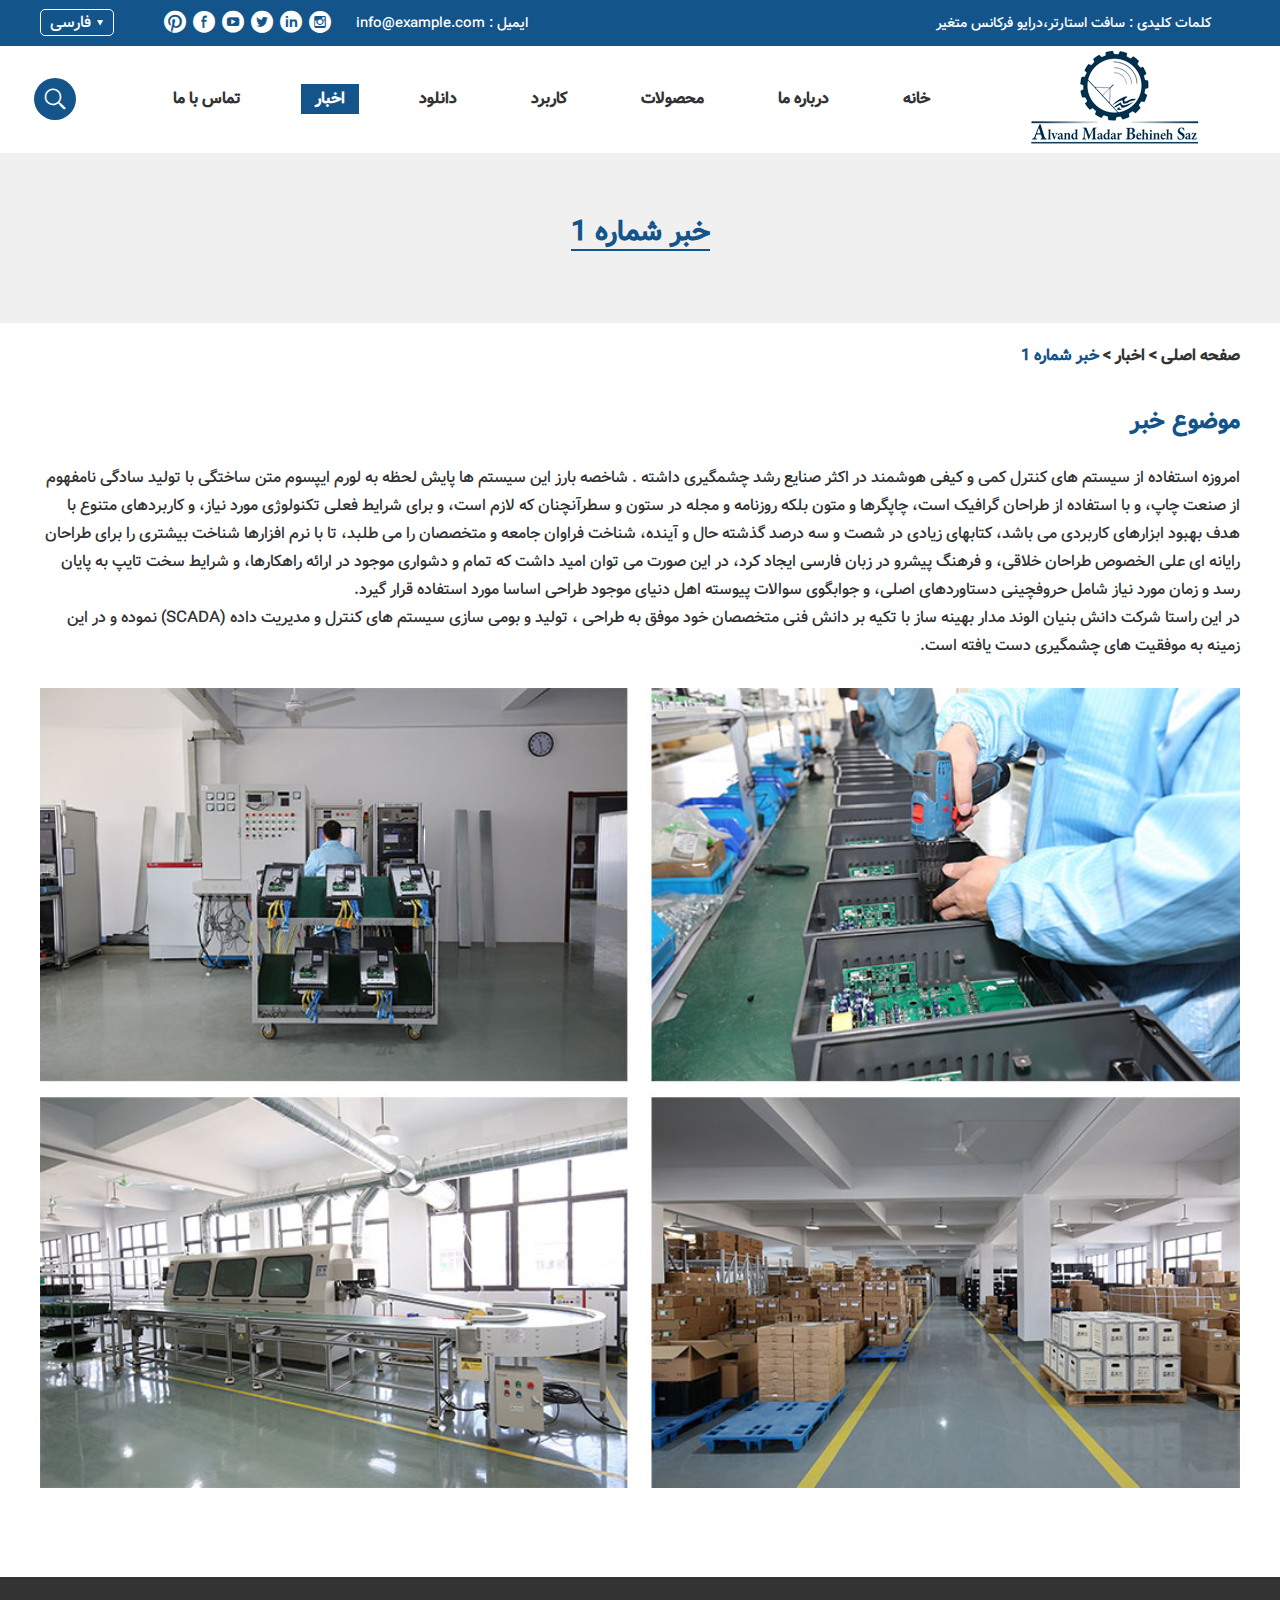
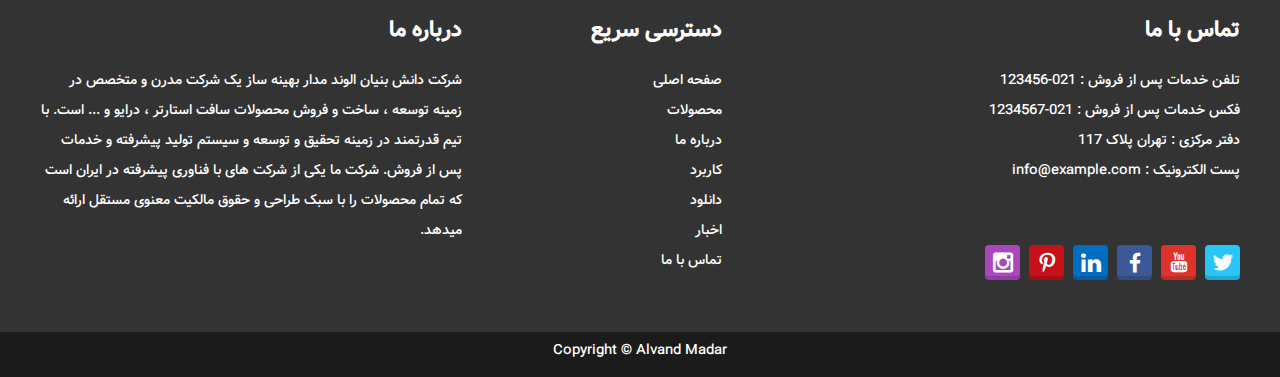
<file: news1.html>
<!DOCTYPE html>
<html lang="fa" dir="rtl">

<head>
	<meta charset="UTF-8">
	<meta name="viewport"
		content="width=device-width, initial-scale=1, maximum-scale=1,minimum-scale=1, user-scalable=no">
	<meta http-equiv="X-UA-Compatible" content="IE=edge,chrome=1">
	<meta name="renderer" content="webkit">
	<meta content="telephone=no" name="format-detection" />
	<title>خبر شماره 1</title>
	<meta name="keywords" content="شرکت الوند مدار" />
	<meta name="description" content="شرکت الوند مدار بهینه ساز">

	<link rel="canonical" href="about-us.html" />
	<link rel="alternate" hreflang="en" href="https://en.example.com/about-us.html" />
	<link rel="alternate" hreflang="fa" href="about-us.html" />

	<link rel="shortcut icon" href="images/upload/favicon.ico" />
	<link rel="stylesheet" href="css/main.css">
	<script src="js/jquery-1.11.3.min.js"></script>

	<meta property="og:url" content="https://example.com/about-us.html" />
	<meta property="og:title" content="درباره ما - الوند مدار" />
	<meta property="og:description" content="معرفی شرکت الوند مدار" />
	<meta property="og:type" content="website" />
	<meta property="og:site_name" content="درباره ما - الوند مدار" />
	<meta property="og:locale" content="fa" />
</head>

<body>
	<div class="n-nav">
		<div class="n-nav-icon">
			<i class="iconfont icon-liebiao"></i>
		</div>
		<div class="n-nav-body">
			<form method="get" action="">
				<div class="box-search">
					<input type="text" placeholder="جستجو..." value="" name="keyword" class="item-input" />
					<input type="submit" value="" class="item-submit" />
					<i class="iconfont icon-search"></i>
				</div>
			</form>

			<ul class="box-list">
				<li>
					<a href="index.html">خانه</a>
				</li>

				<li class="active">
					<a href="about-us.html">درباره ما</a>
				</li>

				<li>
					<a href="product.html">محصولات</a>
					<i class="has-next"></i>
					<ul class="yiji-list">
						<li>
							<a href="product-list-soft-starter.html">سافت استارتر</a>
							<i class="has-next"></i>

							<ul class="erji-list">
								<li>
									<a href="V70.html">سری XA3175</a>
								</li>

								<li>
									<a href="V70.html">سری VS</a>
								</li>
							</ul>
						</li>

						<li>
							<a href="product-list-variable-frequency-drive.html">درایو فرکانس متغیر</a>
							<i class="has-next"></i>
							<ul class="erji-list">
								<li>
									<a href="V70.html">سری VHD</a>
								</li>

								<li>
									<a href="V70.html">سری V70</a>
								</li>

								<li>
									<a href="V70.html">سری V74</a>
								</li>

								<li>
									<a href="V70.html">سری V75</a>
								</li>

								<li>
									<a href="V70.html">سری V76</a>
								</li>
							</ul>
						</li>
					</ul>
				</li>

				<li>
					<a href="application.html">کاربرد</a>
				</li>

				<li>
					<a href="download.html">دانلود</a>
				</li>

				<li>
					<a href="news.html">اخبار</a>
				</li>

				<li>
					<a href="contact-us.html">تماس با ما</a>
				</li>
			</ul>
		</div>
	</div>

	<!-- ------------------------------ header ------------------------------ -->
	<header class="header">
		<div class="h-top">
			<div class="wp fix">
				<p class="pull-right item-text">کلمات کلیدی : سافت استارتر،درایو فرکانس متغیر</p>
				<div class="langbox pull-left">
					<a class="j-nextshow current-lang" href="javascript:void(0);" title="persian">فارسی</a>
					<div class="lang-list">
						<a href="news1.html" title="persian" target="_blank">فارسی</a>
						<a href="https://en.example.com/news1.html" title="English" target="_blank">English</a>
					</div>
				</div>

				<div class="h-follow pull-left" style="padding-left: 50px;">
					<a href="https://www.pinterest.com/" target="_blank" rel="nofollow"><i
							class="iconfont icon-pinterest"></i></a>
					<a href="https://www.facebook.com/" target="_blank" rel="nofollow"><i
							class="iconfont icon-facebook"></i></a>
					<a href="https://www.youtube.com/" target="_blank" rel="nofollow"><i
							class="iconfont icon-youtube"></i></a>
					<a href="https://www.twitter.com/Twitter/" target="_blank" rel="nofollow"><i
							class="iconfont icon-twitter"></i></a>
					<a href="https://www.linkedin.com/" target="_blank" rel="nofollow"><i
							class="iconfont icon-linkedin"></i></a>
					<a href="https://www.instagram.com/" target="_blank" rel="nofollow"><i
							class="iconfont icon-insgram"></i></a>
				</div>

				<p class="pull-left item-text">ایمیل :
					<a href="mailto:info@example.com">
						<span style="display:inline-block; direction:rtl">info@example.com</span>
					</a>
				</p>
			</div>
		</div>

		<div class="h-bot">
			<div class="wp fix">
				<div class="pull-left search ">
					<span class="search-icon j-nextshow">
						<i class="iconfont icon-icon_search"></i>
					</span>

					<div class="search-box">
						<form id="searchForm" name="searchForm" action="https://google.com/search">
							<input class="search-input" name="q" type="text" placeholder="جستجو..." maxlength="200" />
							<input name="q" type="hidden" value="site:example.com" />
							<input type="submit" class="search-submit" value=" " />
							<i class="iconfont icon-icon_search"></i>
						</form>
					</div>
				</div>

				<div class="logo">
					<a href="index.html" class="logo-a">
						<span style="display: block; position: relative; height: 0px; padding-bottom: 40%">
							<img src="images/upload/logo.png" alt="alvandmadar"
								style="position: absolute; max-width: 100%; max-height: 100%; left: 50%; top: 50%; transform: translate(-50%,-50%)">
						</span>
					</a>
				</div>

				<ul class="navlist fix">
					<li>
						<a href="index.html" title="Home">خانه</a>
					</li>

					<li>
						<a href="about-us.html" title="About Us">درباره ما</a>
					</li>

					<li>
						<a href="product.html" title="Products">محصولات</a>
						<ul class="yiji">
							<li>
								<a href="product-list-soft-starter.html">سافت استارتر</a>
								<ul class="erji">
									<li>
										<a href="V70.html">سری XA3175</a>
									</li>

									<li>
										<a href="V70.html">سری VS</a>
									</li>
								</ul>
							</li>

							<li>
								<a href="product-list-variable-frequency-drive.html" title="درایو فرکانس متغیر">درایو
									فرکانس متغیر</a>

								<ul class="erji">
									<li>
										<a href="V70.html" title="سری V70">سری VHD</a>
									</li>

									<li>
										<a href="V70.html" title="سری V70">سری V70</a>
									</li>

									<li>
										<a href="V70.html" title="سری V74">سری V74</a>
									</li>

									<li>
										<a href="V70.html" title="سری V75">سری V75</a>
									</li>

									<li>
										<a href="V70.html" title="سری V76">سری V76</a>
									</li>

								</ul>
							</li>

							<li>
								<a href="product-list-telemetry.html">تله متری</a>
								<ul class="erji">
									<li>
										<a href="V70.html">مدل AS20</a>
									</li>
									<li>
										<a href="V70.html">مدل AS60</a>
									</li>
									<li>
										<a href="V70.html">مدل DP60</a>
									</li>
								</ul>
							</li>

							<li>
								<a href="#">مانیتورینگ</a>
							</li>

						</ul>
					</li>

					<li>
						<a href="application.html" title="کاربرد">کاربرد</a>
					</li>

					<li>
						<a href="download.html" title="دانلود">دانلود</a>
					</li>

					<li class="nav-active">
						<a href="news.html" title="اخبار">اخبار</a>
					</li>

					<li>
						<a href="contact-us.html" title="تماس با ما">تماس با ما</a>
					</li>
				</ul>
			</div>
		</div>
	</header>
	<!-- header end -->




	<!-- ---------------------------محتوا---------------------------- -->

	<div class="bread">
		<div class="item-top">
			<div class="wp">
				<span class="item-title1">خبر شماره 1</span>
			</div>
		</div>
		<div class="wp">
			<p class="item-title"> <a href="index.html" style="display:inline-block; direction:ltr;">صفحه اصلی</a>
				> <a href="news.html" style="display:inline-block; direction:ltr;">اخبار</a>
				> <span style="display:inline-block; direction:ltr;">خبر شماره 1</span>
			</p>
		</div>
	</div>

	<div class="page_wrap contact_wrap">
		<!-- ac-main start -->
		<div class="ac-main">
			<div class="ac-top wp">
				<h2><span style="color: #13548A;">موضوع خبر</span></h2>
				<br>
				<p>
					امروزه استفاده از سیستم های کنترل کمی و کیفی هوشمند در اکثر صنایع رشد چشمگیری داشته . شاخصه بارز این
					سیستم ها پایش لحظه به لورم ایپسوم متن ساختگی با تولید سادگی نامفهوم از صنعت چاپ، و با استفاده از
					طراحان گرافیک است، چاپگرها و متون بلکه روزنامه و مجله در ستون و سطرآنچنان که لازم است، و برای شرایط
					فعلی تکنولوژی مورد نیاز، و کاربردهای متنوع با هدف بهبود ابزارهای کاربردی می باشد، کتابهای زیادی در
					شصت و سه درصد گذشته حال و آینده، شناخت فراوان جامعه و متخصصان را می طلبد، تا با نرم افزارها شناخت
					بیشتری را برای طراحان رایانه ای علی الخصوص طراحان خلاقی، و فرهنگ پیشرو در زبان فارسی ایجاد کرد، در
					این صورت می توان امید داشت که تمام و دشواری موجود در ارائه راهکارها، و شرایط سخت تایپ به پایان رسد و
					زمان مورد نیاز شامل حروفچینی دستاوردهای اصلی، و جوابگوی سوالات پیوسته اهل دنیای موجود طراحی اساسا
					مورد استفاده قرار گیرد.
				</p>
				<p>در این راستا شرکت دانش بنیان الوند مدار بهینه ساز با تکیه بر دانش فنی متخصصان خود موفق به طراحی ،
					تولید و بومی سازی سیستم های کنترل و مدیریت داده (SCADA) نموده و در این زمینه به موفقیت های چشمگیری
					دست یافته است.
				</p>
				<br>
				<p>
					<img src="images/upload/600ad54099ec1.jpg" width="100%">
				</p>
			</div>
		</div>
	</div>


	<!-- محتوا -->






	<!-- ----------------------فوتر--------------------------- -->
	<footer class="footer">
		<div class="f-top wp">

			<!-- 1 -->
			<div class="flist1">
				<p class="footer-title">درباره ما</p>
				<p>شرکت دانش بنیان الوند مدار بهینه ساز یک شرکت مدرن و متخصص در زمینه توسعه ، ساخت و فروش محصولات سافت
					استارتر ، درایو و ... است. با تیم قدرتمند در زمینه تحقیق و توسعه و سیستم تولید پیشرفته و خدمات پس از
					فروش. شرکت ما یکی از شرکت های با فناوری پیشرفته در ایران است که تمام محصولات را با سبک طراحی و حقوق
					مالکیت معنوی مستقل ارائه میدهد.</p>
			</div>
			<!-- 1 -->

			<!-- 2 -->
			<div class="flist2">
				<p class="footer-title">دسترسی سریع</p>
				<ul>
					<li><a href="index.html" title="صفحه اصلی">صفحه اصلی</a></li>
					<li><a href="product.html" title="محصولات">محصولات</a></li>
					<li><a href="about-us.html" title="درباره ما">درباره ما</a></li>
					<li><a href="application.html" title="کاربرد">کاربرد</a></li>
					<li><a href="download.html" title="دانلود">دانلود</a></li>
					<li><a href="news.html" title="اخبار">اخبار</a></li>
					<li><a href="contact-us.html" title="تماس با ما">تماس با ما</a></li>
				</ul>
			</div>
			<!-- 2 -->

			<div class="clearf"></div>

			<!-- 3 -->
			<div class="flist3">
				<p class="footer-title">تماس با ما</p>
				<ul>
					<li>تلفن خدمات پس از فروش : 021-123456</li>
					<li>فکس خدمات پس از فروش : 021-1234567</li>
					<li>دفتر مرکزی : تهران پلاک 117</li>
					<li>پست الکترونیک :
						<a href="mailto:info@example.com">
							<span style="display:inline-block; direction:ltr">info@example.com</span>
						</a>
					</li>
				</ul>

				<div class="fix f-follow">

					<a href="https://www.twitter.com/" target="_blank" rel="nofollow">
						<i class="iconfont icon-twitter1"></i>
					</a>

					<a href="https://www.youtube.com/" target="_blank" rel="nofollow">
						<i class="iconfont icon-youtube1"></i>
					</a>

					<a href="https://www.facebook.com/" target="_blank" rel="nofollow">
						<i class="iconfont icon-facebook1"></i>
					</a>

					<a href="https://www.linkedin.com/" target="_blank" rel="nofollow">
						<i class="iconfont icon-linkedin1"></i>
					</a>

					<a href="https://www.pinterest.com/" target="_blank" rel="nofollow">
						<i class="iconfont icon-pinterest1"></i>
					</a>

					<a href="https://www.instagram.com/" target="_blank" rel="nofollow">
						<i class="iconfont icon-instagram"></i>
					</a>
				</div>
			</div>
			<!-- 3 -->


			<div class="clear"></div>
		</div>

		<div class="f-bot">
			<div class="wp">
				<div class="fix f-follow">
					<a href="https://www.twitter.com/" target="_blank" rel="nofollow">
						<i class="iconfont icon-twitter1"></i>
					</a>

					<a href="https://www.youtube.com/" target="_blank" rel="nofollow">
						<i class="iconfont icon-youtube1"></i>
					</a>

					<a href="https://www.facebook.com/" target="_blank" rel="nofollow">
						<i class="iconfont icon-facebook1"></i>
					</a>

					<a href="https://www.linkedin.com/" target="_blank" rel="nofollow">
						<i class="iconfont icon-linkedin1"></i>
					</a>

					<a href="https://www.pinterest.com/" target="_blank" rel="nofollow">
						<i class="iconfont icon-pinterest1"></i>
					</a>

					<a href="https://www.instagram.com/" target="_blank" rel="nofollow">
						<i class="iconfont icon-instagram"></i>
					</a>
				</div>

				<p class="copyright">
					Copyright © Alvand Madar
				</p>
			</div>
		</div>
	</footer>
	<!-- -------------------------------فوتر------------------------------- -->

	<a class="returntop" id="j-gotop" href="javascript:void(0);">
		<i class="icon iconfont icon-up"></i>
	</a>
	<script type="text/javascript" src="js/main.js"></script>
	<script type="text/javascript" src="js/base.js"></script>

</body>

</html>
</file>
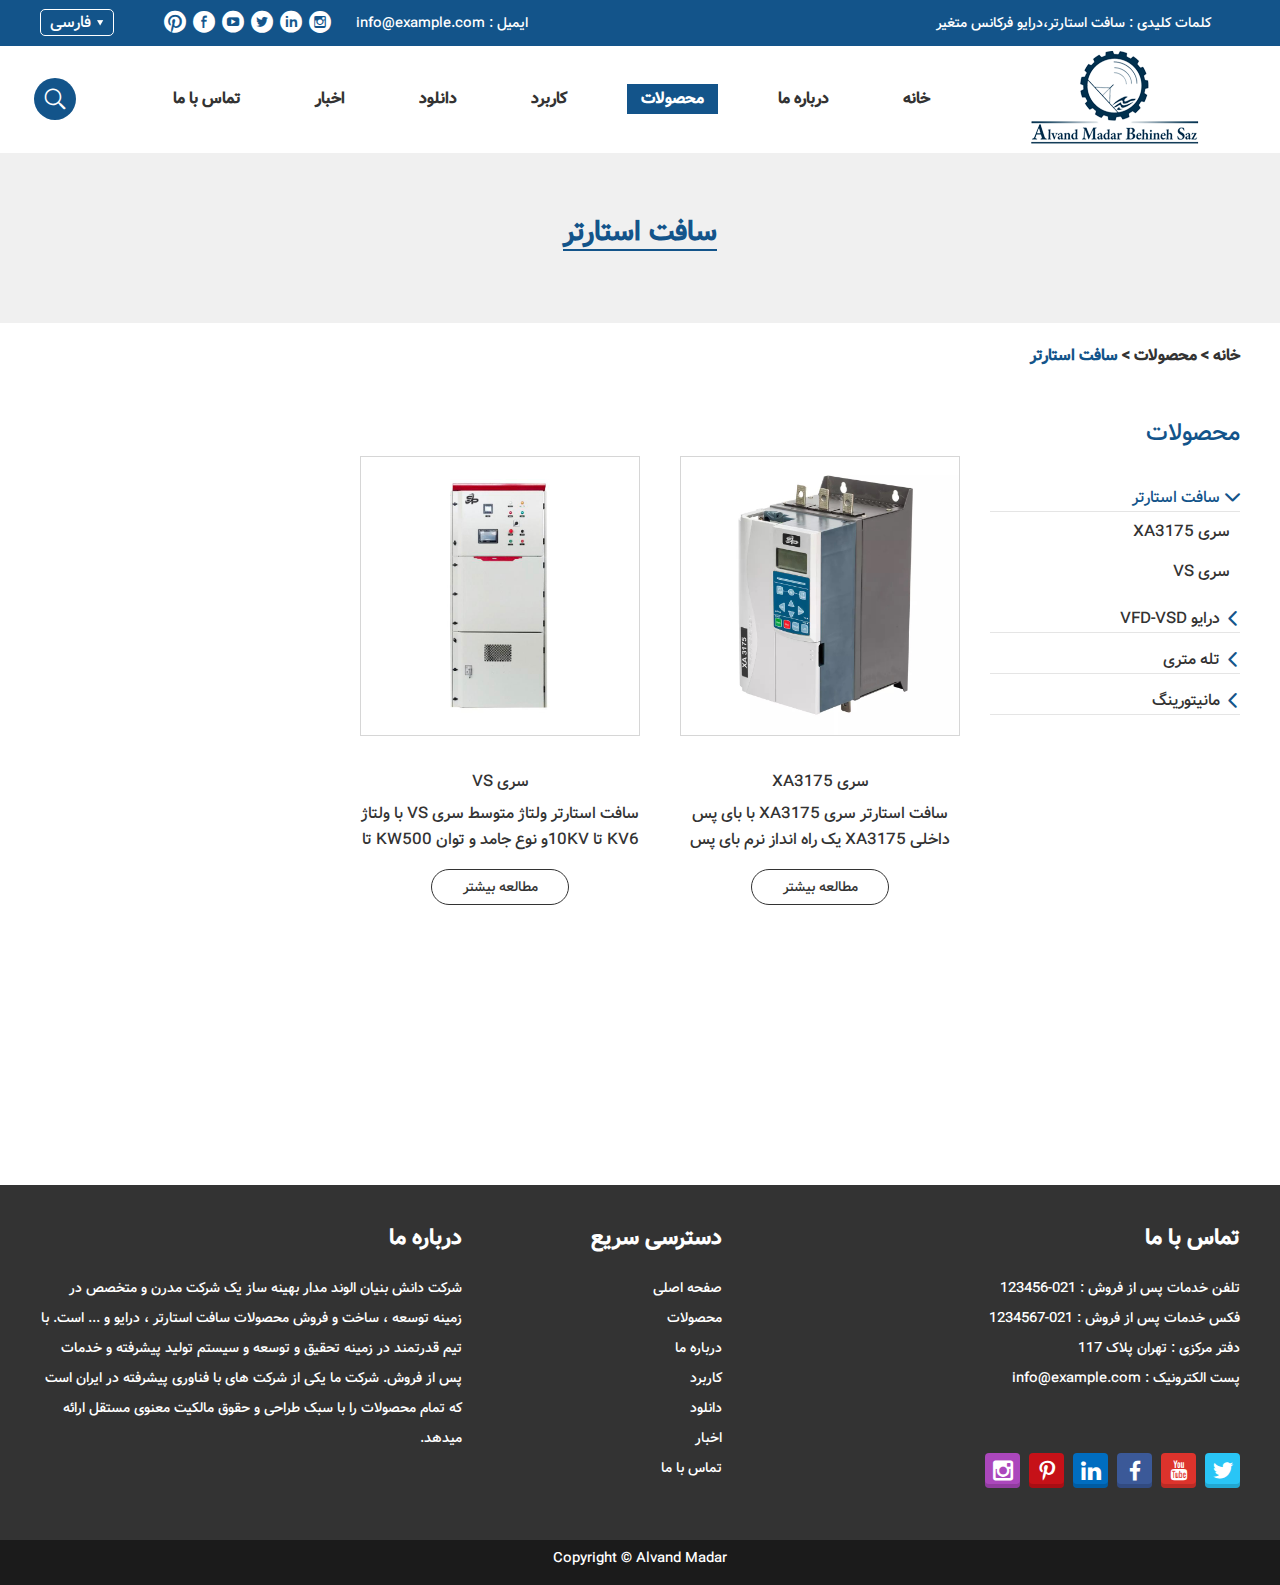
<file: product-list-soft-starter.html>
<!DOCTYPE html>
<html lang="fa" dir="rtl">

<head>
	<meta charset="UTF-8">
	<meta name="viewport"
		content="width=device-width, initial-scale=1, maximum-scale=1,minimum-scale=1, user-scalable=no">
	<meta http-equiv="X-UA-Compatible" content="IE=edge,chrome=1">
	<meta name="renderer" content="webkit">
	<meta content="telephone=no" name="format-detection" />
	<title>محصولات سافت استارتر</title>
	<meta name="keywords" content="محصولات شرکت الوند مدار" />
	<meta name="description"
		content="امروزه استفاده از سیستم های کنترل کمی و کیفی هوشمند در اکثر صنایع رشد چشمگیری داشته . شاخصه بارز این سیستم ها پایش لحظه به لحظه ...">

	<link rel="canonical" href="product-list-soft-starter.html" />
	<link rel="alternate" hreflang="en" href="https://en.example.com/product-list-soft-starter.html" />
	<link rel="alternate" hreflang="fa" href="product-list-soft-starter.html" />

	<link rel="shortcut icon" href="images/upload/favicon.ico" />
	<link rel="stylesheet" href="css/main.css">
	<script src="js/jquery-1.11.3.min.js"></script>

	<meta property="og:url" content="https://example.com/product-list-soft-starter.html" />
	<meta property="og:title" content="محصولات سافت استارتر" />
	<meta property="og:description" content="محصولات سافت استارتر" />
	<meta property="og:type" content="website" />
	<meta property="og:site_name" content="الوند مدار" />
	<meta property="og:locale" content="fa" />
</head>

<body>
	<div class="n-nav">
		<div class="n-nav-icon">
			<i class="iconfont icon-liebiao"></i>
		</div>
		<div class="n-nav-body">
			<form method="get" action="">
				<div class="box-search">
					<input type="text" placeholder="جستجو..." value="" name="keyword" class="item-input" />
					<input type="submit" value="" class="item-submit" />
					<i class="iconfont icon-search"></i>
				</div>
			</form>

			<ul class="box-list">
				<li>
					<a href="index.html">خانه</a>
				</li>

				<li>
					<a href="about-us.html">درباره ما</a>
				</li>

				<li class="active">
					<a href="product.html">محصولات</a>
					<i class="has-next"></i>
					<ul class="yiji-list">
						<li>
							<a href="product-list-soft-starter.html">سافت استارتر</a>
							<i class="has-next"></i>

							<ul class="erji-list">
								<li>
									<a href="V70.html">سری XA3175</a>
								</li>

								<li>
									<a href="V70.html">سری VS</a>
								</li>
							</ul>
						</li>

						<li>
							<a href="product-list-variable-frequency-drive.html">درایو فرکانس متغیر</a>
							<i class="has-next"></i>
							<ul class="erji-list">
								<li>
									<a href="V70.html">سری VHD</a>
								</li>

								<li>
									<a href="V70.html">سری V70</a>
								</li>

								<li>
									<a href="V70.html">سری V74</a>
								</li>

								<li>
									<a href="V70.html">سری V75</a>
								</li>

								<li>
									<a href="V70.html">سری V76</a>
								</li>
							</ul>
						</li>
					</ul>
				</li>

				<li>
					<a href="application.html">کاربرد</a>
				</li>

				<li>
					<a href="download.html">دانلود</a>
				</li>

				<li>
					<a href="news.html">اخبار</a>
				</li>

				<li>
					<a href="contact-us.html">تماس با ما</a>
				</li>
			</ul>
		</div>
	</div>

	<!-- ------------------------------ header ------------------------------ -->
	<header class="header">
		<div class="h-top">
			<div class="wp fix">
				<p class="pull-right item-text">کلمات کلیدی : سافت استارتر،درایو فرکانس متغیر</p>
				<div class="langbox pull-left">
					<a class="j-nextshow current-lang" href="javascript:void(0);" title="persian">فارسی</a>
					<div class="lang-list">
						<a href="product-list-soft-starter.html" title="persian" target="_blank">فارسی</a>
						<a href="https://en.example.com/product-list-soft-starter.html" title="English" target="_blank">English</a>
					</div>
				</div>

				<div class="h-follow pull-left" style="padding-left: 50px;">
					<a href="https://www.pinterest.com/" target="_blank" rel="nofollow"><i
							class="iconfont icon-pinterest"></i></a>
					<a href="https://www.facebook.com/" target="_blank" rel="nofollow"><i
							class="iconfont icon-facebook"></i></a>
					<a href="https://www.youtube.com/" target="_blank" rel="nofollow"><i
							class="iconfont icon-youtube"></i></a>
					<a href="https://www.twitter.com/Twitter/" target="_blank" rel="nofollow"><i
							class="iconfont icon-twitter"></i></a>
					<a href="https://www.linkedin.com/" target="_blank" rel="nofollow"><i
							class="iconfont icon-linkedin"></i></a>
					<a href="https://www.instagram.com/" target="_blank" rel="nofollow"><i
							class="iconfont icon-insgram"></i></a>
				</div>

				<p class="pull-left item-text">ایمیل :
					<a href="mailto:info@example.com">
						<span style="display:inline-block; direction:rtl">info@example.com</span>
					</a>
				</p>
			</div>
		</div>

		<div class="h-bot">
			<div class="wp fix">
				<div class="pull-left search ">
					<span class="search-icon j-nextshow">
						<i class="iconfont icon-icon_search"></i>
					</span>

					<div class="search-box">
						<form id="searchForm" name="searchForm" action="https://google.com/search">
							<input class="search-input" name="q" type="text" placeholder="جستجو..." maxlength="200" />
							<input name="q" type="hidden" value="site:example.com" />
							<input type="submit" class="search-submit" value=" " />
							<i class="iconfont icon-icon_search"></i>
						</form>
					</div>
				</div>

				<div class="logo">
					<a href="index.html" class="logo-a">
						<span style="display: block; position: relative; height: 0px; padding-bottom: 40%">
							<img src="images/upload/logo.png" alt="لوگوی الوند مدار"
								style="position: absolute; max-width: 100%; max-height: 100%; left: 50%; top: 50%; transform: translate(-50%,-50%)">
						</span>
					</a>
				</div>

				<ul class="navlist fix">
					<li>
						<a href="index.html" title="Home">خانه</a>
					</li>

					<li>
						<a href="about-us.html" title="About Us">درباره ما</a>
					</li>

					<li class="nav-active">
						<a href="product.html" title="Products">محصولات</a>
						<ul class="yiji">
							<li>
								<a href="product-list-soft-starter.html">سافت استارتر</a>
								<ul class="erji">
									<li>
										<a href="V70.html">سری XA3175</a>
									</li>

									<li>
										<a href="V70.html">سری VS</a>
									</li>
								</ul>
							</li>

							<li>
								<a href="product-list-variable-frequency-drive.html" title="درایو فرکانس متغیر">درایو
									فرکانس متغیر</a>

								<ul class="erji">
									<li>
										<a href="V70.html" title="سری V70">سری VHD</a>
									</li>

									<li>
										<a href="V70.html" title="سری V70">سری V70</a>
									</li>

									<li>
										<a href="V70.html" title="سری V74">سری V74</a>
									</li>

									<li>
										<a href="V70.html" title="سری V75">سری V75</a>
									</li>

									<li>
										<a href="V70.html" title="سری V76">سری V76</a>
									</li>

								</ul>
							</li>

							<li>
								<a href="product-list-telemetry.html">تله متری</a>
								<ul class="erji">
									<li>
										<a href="V70.html">مدل AS20</a>
									</li>
									<li>
										<a href="V70.html">مدل AS60</a>
									</li>
									<li>
										<a href="V70.html">مدل DP60</a>
									</li>
								</ul>
							</li>
	
							<li>
								<a href="#">مانیتورینگ</a>
							</li>
							
						</ul>
					</li>

					<li>
						<a href="application.html" title="کاربرد">کاربرد</a>
					</li>

					<li>
						<a href="download.html" title="دانلود">دانلود</a>
					</li>

					<li>
						<a href="news.html" title="اخبار">اخبار</a>
					</li>

					<li>
						<a href="contact-us.html" title="تماس با ما">تماس با ما</a>
					</li>
				</ul>
			</div>
		</div>
	</header>
	<!-- header end -->

<div class="bread">
    <div class="item-top">
		<div class="wp">
		<span class="item-title1">سافت استارتر</span>
		</div>
	</div>
	<div class="wp">
    <p class="item-title"> <a href="index.html" style="display:inline-block; direction:ltr;">خانه</a>  
        > <a href="product.html" style="display:inline-block; direction:ltr;">محصولات</a>
        > <span style="display:inline-block; direction:ltr;">سافت استارتر</span>
    </p>
    </div>
</div>



<div class="page_wrap">
	<div class="wp"> 
        <!-- wrap start -->
    	<div class="wrap page_wrap">
    		<div class="wp">
        		<div class="main fix">


					<div class="box-slide pull-right">  
						<form  class="menu-form" action="#" onsubmit="return false;">   
							<div class="proslide">
								<div class="slidenav-title"><a href="product.html" title="Product Categories">محصولات</a> </div>
								<div class="slidenav-title slidenav-title1 j-nextshow">
									<p>محصولات</p>
									<div class="proslide_menubtn"> <span class="one"></span> <span class='two'></span> <span class="three"></span> </div>
								</div>
									
								<ul class="slidenav-list">
									<li class="active">
										<a href="product-list-soft-starter.html" title="سافت استارتر">
											<i class="iconfont icon-left10"></i> سافت استارتر
										</a>
                                        <ul class="slidenav-yiji" style=" display:block">
                                            <li> <a href="V70.html" title="XA3175 series">سری XA3175
                                                    </a>
                                            </li>

                                            <li> <a href="V70.html" title="VS series">سری VS</a>
                                            </li>
                                        </ul>
									</li>
		
									<li>
										<a href="product-list-variable-frequency-drive.html" title="درایو VFD-VSD">
											<i class="iconfont icon-left10"></i>درایو VFD-VSD
										</a>
									</li>	

                                    <li>
										<a href="product-list-telemetry.html" title="تله متری">
											<i class="iconfont icon-left10"></i> تله متری
										</a>
									</li>	

									<li>
										<a href="#" title="درایو VFD-VSD">
											<i class="iconfont icon-left10"></i> مانیتورینگ
										</a>
									</li>

								</ul>
							</div>
						</form>
					</div>

					
        			<div class="box-main pull-left">
						<ul class="pro1-list fix">
							
							<!-- XA3175 -->
							<li class="list-item">
							
								<div class="item-pic scale-big"> 
									<a href="V70.html" title="سافت استارتر سری XA3175">
										<img class="nlazy" src="images/product/soft-starter.jpg" title="سری XA3175" alt="سری XA3175" />
									</a>
								</div>
								<div class="item-body">
									<p class="item-title self-ellipsis">
										<a href="V70.html" title="سری XA3175">سری XA3175</a>
									</p>
									<p class="item-desc">
										<a href="V70.html">سافت استارتر سری XA3175 با بای پس داخلی
                                            XA3175 یک راه انداز نرم بای پس داخلی است که به تازگی توسعه یافته است و یک سیستم راه اندازی و مدیریت موتور کامل است...</a> 
									</p>
									<a class="item-btn" href="V70.html" rel="nofollow">مطالعه بیشتر</a> 
								</div>
							</li>
							<!-- end XA3175 -->

							<!-- VS -->
							<li class="list-item">
								<div class="item-pic scale-big"> 
									<a href="V70.html"  title="VS-series">
										<img class="nlazy"  src="images/product/VS.jpg" title="VS series" alt="VS series" /></a> 
								</div>
								<div class="item-body">
									<p class="item-title self-ellipsis">
									<a href="V70.html" title="VS series" >سری VS</a></p>
									<p class="item-desc"> <a href="V70.html">سافت استارتر ولتاژ متوسط سری VS با ولتاژ KV6 تا  10KVو نوع جامد و توان KW500 تا KW10000 ...</a> </p>
									<a class="item-btn" href="V70.html" rel="nofollow">مطالعه بیشتر</a> 
								</div>
							</li>
							<!-- end VS -->
						</ul>
					</div>

					
        		</div>
        	</div>
    	</div>
      <!-- wrap end --> 
    </div>
</div>

	<!-- ----------------------فوتر--------------------------- -->
	<footer class="footer">
		<div class="f-top wp">
			<!-- 1 -->
			<div class="flist1">
				<p class="footer-title">درباره ما</p>
				<p>شرکت دانش بنیان الوند مدار بهینه ساز یک شرکت مدرن و متخصص در زمینه توسعه ، ساخت و فروش محصولات سافت
					استارتر ، درایو و ... است. با تیم قدرتمند در زمینه تحقیق و توسعه و سیستم تولید پیشرفته و خدمات پس از
					فروش. شرکت ما یکی از شرکت های با فناوری پیشرفته در ایران است که تمام محصولات را با سبک طراحی و حقوق
					مالکیت معنوی مستقل ارائه میدهد.</p>
			</div>
			<!-- 1 -->

			<!-- 2 -->
			<div class="flist2">
				<p class="footer-title">دسترسی سریع</p>
				<ul>
					<li><a href="index.html" title="صفحه اصلی">صفحه اصلی</a></li>
					<li><a href="product.html" title="محصولات">محصولات</a></li>
					<li><a href="about-us.html" title="درباره ما">درباره ما</a></li>
					<li><a href="application.html" title="کاربرد">کاربرد</a></li>
					<li><a href="download.html" title="دانلود">دانلود</a></li>
					<li><a href="news.html" title="اخبار">اخبار</a></li>
					<li><a href="contact-us.html" title="تماس با ما">تماس با ما</a></li>
				</ul>
			</div>
			<!-- 2 -->

			<div class="clearf"></div>

			<!-- 3 -->
			<div class="flist3">
				<p class="footer-title">تماس با ما</p>
				<ul>
					<li>تلفن خدمات پس از فروش : 021-123456</li>
					<li>فکس خدمات پس از فروش : 021-1234567</li>
					<li>دفتر مرکزی : تهران پلاک 117</li>
					<li>پست الکترونیک : 
						<a href="mailto:info@example.com">
							<span style="display:inline-block; direction:ltr">info@example.com</span>
						</a>
					</li>
				</ul>

				<div class="fix f-follow">
					<a href="https://www.twitter.com/" target="_blank" rel="nofollow">
						<i class="iconfont icon-twitter1"></i>
					</a>

					<a href="https://www.youtube.com/" target="_blank" rel="nofollow">
						<i class="iconfont icon-youtube1"></i>
					</a>

					<a href="https://www.facebook.com/" target="_blank" rel="nofollow">
						<i class="iconfont icon-facebook1"></i>
					</a>

					<a href="https://www.linkedin.com/" target="_blank" rel="nofollow">
						<i class="iconfont icon-linkedin1"></i>
					</a>

					<a href="https://www.pinterest.com/" target="_blank" rel="nofollow">
						<i class="iconfont icon-pinterest1"></i>
					</a>

					<a href="https://www.instagram.com/" target="_blank" rel="nofollow">
						<i class="iconfont icon-instagram"></i>
					</a>
				</div>
			</div>
			<!-- 3 -->
			<div class="clear"></div>
		</div>

		<div class="f-bot">
			<div class="wp">
				<div class="fix f-follow">
					<a href="https://www.twitter.com/" target="_blank" rel="nofollow">
						<i class="iconfont icon-twitter1"></i>
					</a>

					<a href="https://www.youtube.com/" target="_blank" rel="nofollow">
						<i class="iconfont icon-youtube1"></i>
					</a>

					<a href="https://www.facebook.com/" target="_blank" rel="nofollow">
						<i class="iconfont icon-facebook1"></i>
					</a>

					<a href="https://www.linkedin.com/" target="_blank" rel="nofollow">
						<i class="iconfont icon-linkedin1"></i>
					</a>

					<a href="https://www.pinterest.com/" target="_blank" rel="nofollow">
						<i class="iconfont icon-pinterest1"></i>
					</a>

					<a href="https://www.instagram.com/" target="_blank" rel="nofollow">
						<i class="iconfont icon-instagram"></i>
					</a>
				</div>

				<p class="copyright">
					Copyright © Alvand Madar
				</p>
			</div>
		</div>
	</footer>
	<!-- -------------------------------فوتر------------------------------- -->

	<a class="returntop" id="j-gotop" href="javascript:void(0);">
		<i class="icon iconfont icon-up"></i>
	</a>
	
	<script type="text/javascript" src="js/main.js"></script>
	<script type="text/javascript" src="js/base.js"></script>
	
</body>
</html>
</file>
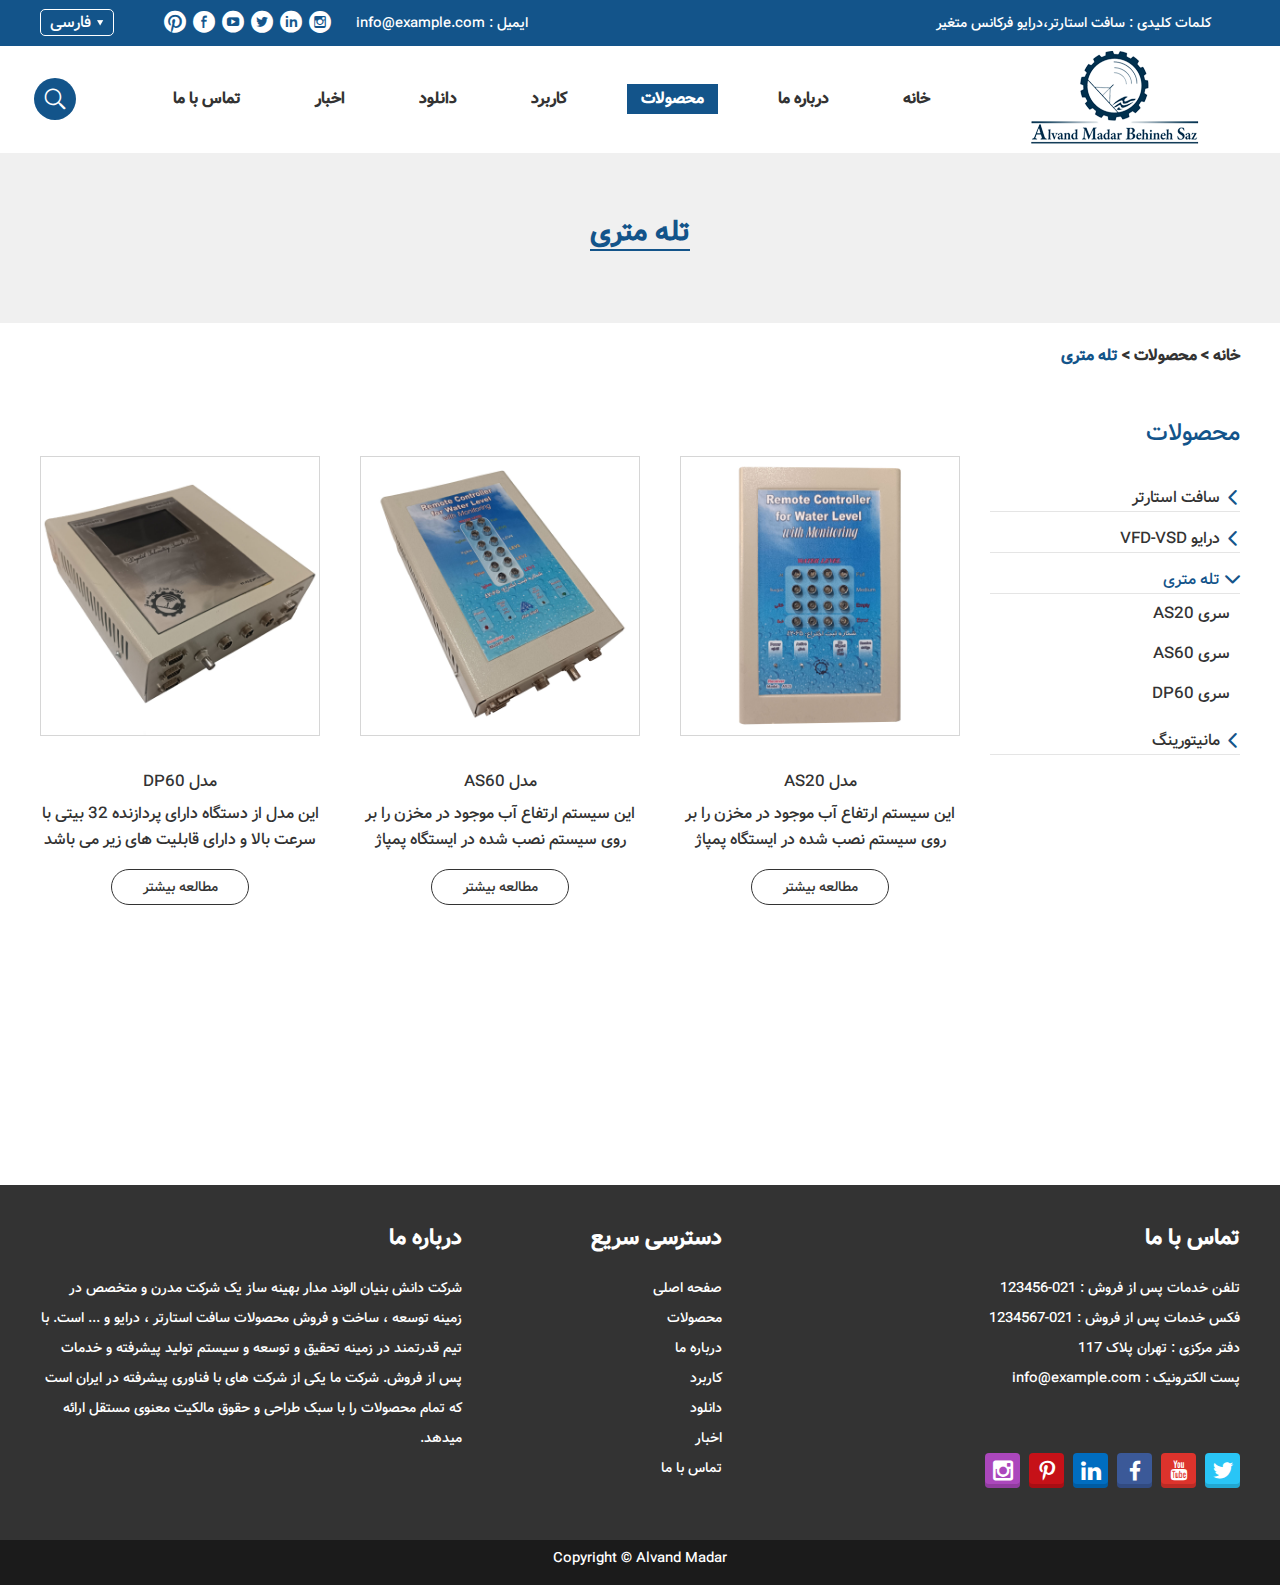
<file: product-list-telemetry.html>
<!DOCTYPE html>
<html lang="fa" dir="rtl">

<head>
	<meta charset="UTF-8">
	<meta name="viewport"
		content="width=device-width, initial-scale=1, maximum-scale=1,minimum-scale=1, user-scalable=no">
	<meta http-equiv="X-UA-Compatible" content="IE=edge,chrome=1">
	<meta name="renderer" content="webkit">
	<meta content="telephone=no" name="format-detection" />
	<title>محصولات تله متری</title>
	<meta name="keywords" content="محصولات تله متری شرکت الوند مدار" />
	<meta name="description"
		content="امروزه استفاده از سیستم های کنترل کمی و کیفی هوشمند در اکثر صنایع رشد چشمگیری داشته . شاخصه بارز این سیستم ها پایش لحظه به لحظه ...">

	<link rel="canonical" href="product-list-telemetry.html" />
	<link rel="alternate" hreflang="en" href="https://en.example.com/product-list-telemetry.html" />
	<link rel="alternate" hreflang="fa" href="product-list-telemetry.html" />

	<link rel="shortcut icon" href="images/upload/favicon.ico" />
	<link rel="stylesheet" href="css/main.css">
	<script src="js/jquery-1.11.3.min.js"></script>

	<meta property="og:url" content="https://example.com/product-list-telemetry.html" />
	<meta property="og:title" content="محصولات تله متری" />
	<meta property="og:description" content="امروزه استفاده از سیستم های کنترل کمی و کیفی هوشمند در اکثر صنایع رشد چشمگیری داشته . شاخصه بارز این سیستم ها پایش لحظه به لحظه..." />
	<meta property="og:type" content="website" />
	<meta property="og:site_name" content="الوند مدار" />
	<meta property="og:locale" content="fa" />
</head>

<body>
	<div class="n-nav">
		<div class="n-nav-icon">
			<i class="iconfont icon-liebiao"></i>
		</div>
		<div class="n-nav-body">
			<form method="get" action="">
				<div class="box-search">
					<input type="text" placeholder="جستجو..." value="" name="keyword" class="item-input" />
					<input type="submit" value="" class="item-submit" />
					<i class="iconfont icon-search"></i>
				</div>
			</form>

			<ul class="box-list">
				<li>
					<a href="index.html">خانه</a>
				</li>

				<li>
					<a href="about-us.html">درباره ما</a>
				</li>

				<li class="active">
					<a href="product.html">محصولات</a>
					<i class="has-next"></i>
					<ul class="yiji-list">
						<li>
							<a href="product-list-soft-starter.html">سافت استارتر</a>
							<i class="has-next"></i>

							<ul class="erji-list">
								<li>
									<a href="V70.html">سری XA3175</a>
								</li>

								<li>
									<a href="V70.html">سری VS</a>
								</li>
							</ul>
						</li>

						<li>
							<a href="product-list-variable-frequency-drive.html">درایو فرکانس متغیر</a>
							<i class="has-next"></i>
							<ul class="erji-list">
								<li>
									<a href="V70.html">سری VHD</a>
								</li>

								<li>
									<a href="V70.html">سری V70</a>
								</li>

								<li>
									<a href="V70.html">سری V74</a>
								</li>

								<li>
									<a href="V70.html">سری V75</a>
								</li>

								<li>
									<a href="V70.html">سری V76</a>
								</li>
							</ul>
						</li>
					</ul>
				</li>

				<li>
					<a href="application.html">کاربرد</a>
				</li>

				<li>
					<a href="download.html">دانلود</a>
				</li>

				<li>
					<a href="news.html">اخبار</a>
				</li>

				<li>
					<a href="contact-us.html">تماس با ما</a>
				</li>
			</ul>
		</div>
	</div>

	<!-- ------------------------------ header ------------------------------ -->
	<header class="header">
		<div class="h-top">
			<div class="wp fix">
				<p class="pull-right item-text">کلمات کلیدی : سافت استارتر،درایو فرکانس متغیر</p>
				<div class="langbox pull-left">
					<a class="j-nextshow current-lang" href="javascript:void(0);" title="persian">فارسی</a>
					<div class="lang-list">
						<a href="product-list-telemetry.html" title="persian" target="_blank">فارسی</a>
						<a href="https://en.example.com/product-list-telemetry.html" title="English" target="_blank">English</a>
					</div>
				</div>

				<div class="h-follow pull-left" style="padding-left: 50px;">
					<a href="https://www.pinterest.com/" target="_blank" rel="nofollow"><i
							class="iconfont icon-pinterest"></i></a>
					<a href="https://www.facebook.com/" target="_blank" rel="nofollow"><i
							class="iconfont icon-facebook"></i></a>
					<a href="https://www.youtube.com/" target="_blank" rel="nofollow"><i
							class="iconfont icon-youtube"></i></a>
					<a href="https://www.twitter.com/Twitter/" target="_blank" rel="nofollow"><i
							class="iconfont icon-twitter"></i></a>
					<a href="https://www.linkedin.com/" target="_blank" rel="nofollow"><i
							class="iconfont icon-linkedin"></i></a>
					<a href="https://www.instagram.com/" target="_blank" rel="nofollow"><i
							class="iconfont icon-insgram"></i></a>
				</div>

				<p class="pull-left item-text">ایمیل :
					<a href="mailto:info@example.com">
						<span style="display:inline-block; direction:rtl">info@example.com</span>
					</a>
				</p>
			</div>
		</div>

		<div class="h-bot">
			<div class="wp fix">
				<div class="pull-left search ">
					<span class="search-icon j-nextshow">
						<i class="iconfont icon-icon_search"></i>
					</span>

					<div class="search-box">
						<form id="searchForm" name="searchForm" action="https://google.com/search">
							<input class="search-input" name="q" type="text" placeholder="جستجو..." maxlength="200" />
							<input name="q" type="hidden" value="site:example.com" />
							<input type="submit" class="search-submit" value=" " />
							<i class="iconfont icon-icon_search"></i>
						</form>
					</div>
				</div>

				<div class="logo">
					<a href="index.html" class="logo-a">
						<span style="display: block; position: relative; height: 0px; padding-bottom: 40%">
							<img src="images/upload/logo.png" alt="لوگوی الوند مدار"
								style="position: absolute; max-width: 100%; max-height: 100%; left: 50%; top: 50%; transform: translate(-50%,-50%)">
						</span>
					</a>
				</div>

				<ul class="navlist fix">
					<li>
						<a href="index.html" title="Home">خانه</a>
					</li>

					<li>
						<a href="about-us.html" title="About Us">درباره ما</a>
					</li>

					<li class="nav-active">
						<a href="product.html" title="Products">محصولات</a>
						<ul class="yiji">
							<li>
								<a href="product-list-soft-starter.html">سافت استارتر</a>
								<ul class="erji">
									<li>
										<a href="V70.html">سری XA3175</a>
									</li>

									<li>
										<a href="V70.html">سری VS</a>
									</li>
								</ul>
							</li>

							<li>
								<a href="product-list-variable-frequency-drive.html" title="درایو فرکانس متغیر">درایو
									فرکانس متغیر</a>

								<ul class="erji">
									<li>
										<a href="V70.html" title="سری V70">سری VHD</a>
									</li>

									<li>
										<a href="V70.html" title="سری V70">سری V70</a>
									</li>

									<li>
										<a href="V70.html" title="سری V74">سری V74</a>
									</li>

									<li>
										<a href="V70.html" title="سری V75">سری V75</a>
									</li>

									<li>
										<a href="V70.html" title="سری V76">سری V76</a>
									</li>

								</ul>
							</li>

							<li>
								<a href="product-list-telemetry.html">تله متری</a>
								<ul class="erji">
									<li>
										<a href="V70.html">مدل AS20</a>
									</li>
									<li>
										<a href="V70.html">مدل AS60</a>
									</li>
									<li>
										<a href="V70.html">مدل DP60</a>
									</li>
								</ul>
							</li>
	
							<li>
								<a href="#">مانیتورینگ</a>
							</li>
							
						</ul>
					</li>

					<li>
						<a href="application.html" title="کاربرد">کاربرد</a>
					</li>

					<li>
						<a href="download.html" title="دانلود">دانلود</a>
					</li>

					<li>
						<a href="news.html" title="اخبار">اخبار</a>
					</li>

					<li>
						<a href="contact-us.html" title="تماس با ما">تماس با ما</a>
					</li>
				</ul>
			</div>
		</div>
	</header>
	<!-- header end -->

<div class="bread">
    <div class="item-top">
		<div class="wp">
		<span class="item-title1">تله متری</span>
		</div>
	</div>
	<div class="wp">
    <p class="item-title"> <a href="index.html" style="display:inline-block; direction:ltr;">خانه</a>  
        > <a href="product.html" style="display:inline-block; direction:ltr;">محصولات</a>
        > <span style="display:inline-block; direction:ltr;">تله متری</span>
    </p>
    </div>
</div>



<div class="page_wrap">
	<div class="wp"> 
        <!-- wrap start -->
    	<div class="wrap page_wrap">
    		<div class="wp">
        		<div class="main fix">


					<div class="box-slide pull-right">  
						<form  class="menu-form" action="#" onsubmit="return false;">   
							<div class="proslide">
								<div class="slidenav-title"><a href="product.html" title="Product Categories">محصولات</a> </div>
								<div class="slidenav-title slidenav-title1 j-nextshow">
									<p>محصولات</p>
									<div class="proslide_menubtn"> <span class="one"></span> <span class='two'></span> <span class="three"></span> </div>
								</div>
									
								<ul class="slidenav-list">
									<li>
										<a href="product-list-soft-starter.html" title="سافت استارتر">
											<i class="iconfont icon-left10"></i> سافت استارتر
										</a>
									</li>
		
									<li>
										<a href="product-list-variable-frequency-drive.html" title="درایو VFD-VSD">
											<i class="iconfont icon-left10"></i>درایو VFD-VSD
										</a>
									</li>	

                                    <li class="active">
										<a href="product-list-telemetry.html" title="تله متری">
											<i class="iconfont icon-left10"></i> تله متری
										</a>
                                        <ul class="slidenav-yiji" style=" display:block">
                                            <li> <a href="V70.html" title="سری AS20">سری AS20</a>
                                            </li>
        
                                            <li> <a href="V70.html" title="سری AS60">سری AS60</a>
                                            </li>
        
                                            <li> <a href="V70.html" title="سری DP60">سری DP60</a>
                                            </li>
                                        </ul>
									</li>	

									<li>
										<a href="#" title="درایو VFD-VSD">
											<i class="iconfont icon-left10"></i> مانیتورینگ
										</a>
									</li>

								</ul>
							</div>
						</form>
					</div>

					
        			<div class="box-main pull-left">
						<ul class="pro1-list fix">
							
							<!-- AS20 -->
							<li class="list-item">
							
								<div class="item-pic scale-big"> 
									<a href="V70.html" title="تله متری مدل AS20">
										<img class="nlazy" src="images/product/as20.jpg" title="مدل AS20" alt="مدل AS20" />
									</a>
								</div>
								<div class="item-body">
									<p class="item-title self-ellipsis">
										<a href="V70.html" title="مدل AS20">مدل AS20</a>
									</p>
									<p class="item-desc">
										<a href="V70.html">
                                            این سیستم ارتفاع آب موجود در مخزن را بر روی سیستم نصب شده در ایستگاه پمپاژ توسط نمایشگرهای نوری (LED) نمایش می دهد 
                                        </a> 
									</p>
									<a class="item-btn" href="V70.html">مطالعه بیشتر</a> 
								</div>
							</li>
							<!-- end AS20 -->

							<!-- AS60 -->
							<li class="list-item">
							
								<div class="item-pic scale-big"> 
									<a href="V70.html" title="تله متری مدل AS60">
										<img class="nlazy" src="images/product/as60.jpg" title="مدل AS60" alt="مدل AS60" />
									</a>
								</div>
								<div class="item-body">
									<p class="item-title self-ellipsis">
										<a href="V70.html" title="مدل AS60">مدل AS60</a>
									</p>
									<p class="item-desc">
										<a href="V70.html">
                                            این سیستم ارتفاع آب موجود در مخزن را بر روی سیستم نصب شده در ایستگاه پمپاژ توسط نمایشگرهای نوری  
                                        </a> 
									</p>
									<a class="item-btn" href="V70.html">مطالعه بیشتر</a> 
								</div>
							</li>
							<!-- end AS60 -->

                            <!-- DP60 -->
							<li class="list-item no_marginl">
							
								<div class="item-pic scale-big"> 
									<a href="V70.html" title="تله متری مدل DP60">
										<img class="nlazy" src="images/product/dp60.jpg" title="مدل DP60" alt="مدل DP60" />
									</a>
								</div>
								<div class="item-body">
									<p class="item-title self-ellipsis">
										<a href="V70.html" title="مدل DP60">مدل DP60</a>
									</p>
									<p class="item-desc">
										<a href="V70.html">
                                            این مدل از دستگاه دارای پردازنده 32 بیتی با سرعت بالا و دارای قابلیت های زیر می باشد
                                        </a> 
									</p>
									<a class="item-btn" href="V70.html">مطالعه بیشتر</a> 
								</div>
							</li>
							<!-- end DP60 -->

						</ul>
					</div>

					
        		</div>
        	</div>
    	</div>
      <!-- wrap end --> 
    </div>
</div>

	<!-- ----------------------فوتر--------------------------- -->
	<footer class="footer">
		<div class="f-top wp">
			<!-- 1 -->
			<div class="flist1">
				<p class="footer-title">درباره ما</p>
				<p>شرکت دانش بنیان الوند مدار بهینه ساز یک شرکت مدرن و متخصص در زمینه توسعه ، ساخت و فروش محصولات سافت
					استارتر ، درایو و ... است. با تیم قدرتمند در زمینه تحقیق و توسعه و سیستم تولید پیشرفته و خدمات پس از
					فروش. شرکت ما یکی از شرکت های با فناوری پیشرفته در ایران است که تمام محصولات را با سبک طراحی و حقوق
					مالکیت معنوی مستقل ارائه میدهد.</p>
			</div>
			<!-- 1 -->

			<!-- 2 -->
			<div class="flist2">
				<p class="footer-title">دسترسی سریع</p>
				<ul>
					<li><a href="index.html" title="صفحه اصلی">صفحه اصلی</a></li>
					<li><a href="product.html" title="محصولات">محصولات</a></li>
					<li><a href="about-us.html" title="درباره ما">درباره ما</a></li>
					<li><a href="application.html" title="کاربرد">کاربرد</a></li>
					<li><a href="download.html" title="دانلود">دانلود</a></li>
					<li><a href="news.html" title="اخبار">اخبار</a></li>
					<li><a href="contact-us.html" title="تماس با ما">تماس با ما</a></li>
				</ul>
			</div>
			<!-- 2 -->

			<div class="clearf"></div>

			<!-- 3 -->
			<div class="flist3">
				<p class="footer-title">تماس با ما</p>
				<ul>
					<li>تلفن خدمات پس از فروش : 021-123456</li>
					<li>فکس خدمات پس از فروش : 021-1234567</li>
					<li>دفتر مرکزی : تهران پلاک 117</li>
					<li>پست الکترونیک : 
						<a href="mailto:info@example.com">
							<span style="display:inline-block; direction:ltr">info@example.com</span>
						</a>
					</li>
				</ul>

				<div class="fix f-follow">
					<a href="https://www.twitter.com/" target="_blank" rel="nofollow">
						<i class="iconfont icon-twitter1"></i>
					</a>

					<a href="https://www.youtube.com/" target="_blank" rel="nofollow">
						<i class="iconfont icon-youtube1"></i>
					</a>

					<a href="https://www.facebook.com/" target="_blank" rel="nofollow">
						<i class="iconfont icon-facebook1"></i>
					</a>

					<a href="https://www.linkedin.com/" target="_blank" rel="nofollow">
						<i class="iconfont icon-linkedin1"></i>
					</a>

					<a href="https://www.pinterest.com/" target="_blank" rel="nofollow">
						<i class="iconfont icon-pinterest1"></i>
					</a>

					<a href="https://www.instagram.com/" target="_blank" rel="nofollow">
						<i class="iconfont icon-instagram"></i>
					</a>
				</div>
			</div>
			<!-- 3 -->
			<div class="clear"></div>
		</div>

		<div class="f-bot">
			<div class="wp">
				<div class="fix f-follow">
					<a href="https://www.twitter.com/" target="_blank" rel="nofollow">
						<i class="iconfont icon-twitter1"></i>
					</a>

					<a href="https://www.youtube.com/" target="_blank" rel="nofollow">
						<i class="iconfont icon-youtube1"></i>
					</a>

					<a href="https://www.facebook.com/" target="_blank" rel="nofollow">
						<i class="iconfont icon-facebook1"></i>
					</a>

					<a href="https://www.linkedin.com/" target="_blank" rel="nofollow">
						<i class="iconfont icon-linkedin1"></i>
					</a>

					<a href="https://www.pinterest.com/" target="_blank" rel="nofollow">
						<i class="iconfont icon-pinterest1"></i>
					</a>

					<a href="https://www.instagram.com/" target="_blank" rel="nofollow">
						<i class="iconfont icon-instagram"></i>
					</a>
				</div>

				<p class="copyright">
					Copyright © Alvand Madar
				</p>
			</div>
		</div>
	</footer>
	<!-- -------------------------------فوتر------------------------------- -->

	<a class="returntop" id="j-gotop" href="javascript:void(0);">
		<i class="icon iconfont icon-up"></i>
	</a>
	
	<script type="text/javascript" src="js/main.js"></script>
	<script type="text/javascript" src="js/base.js"></script>
	
</body>
</html>
</file>
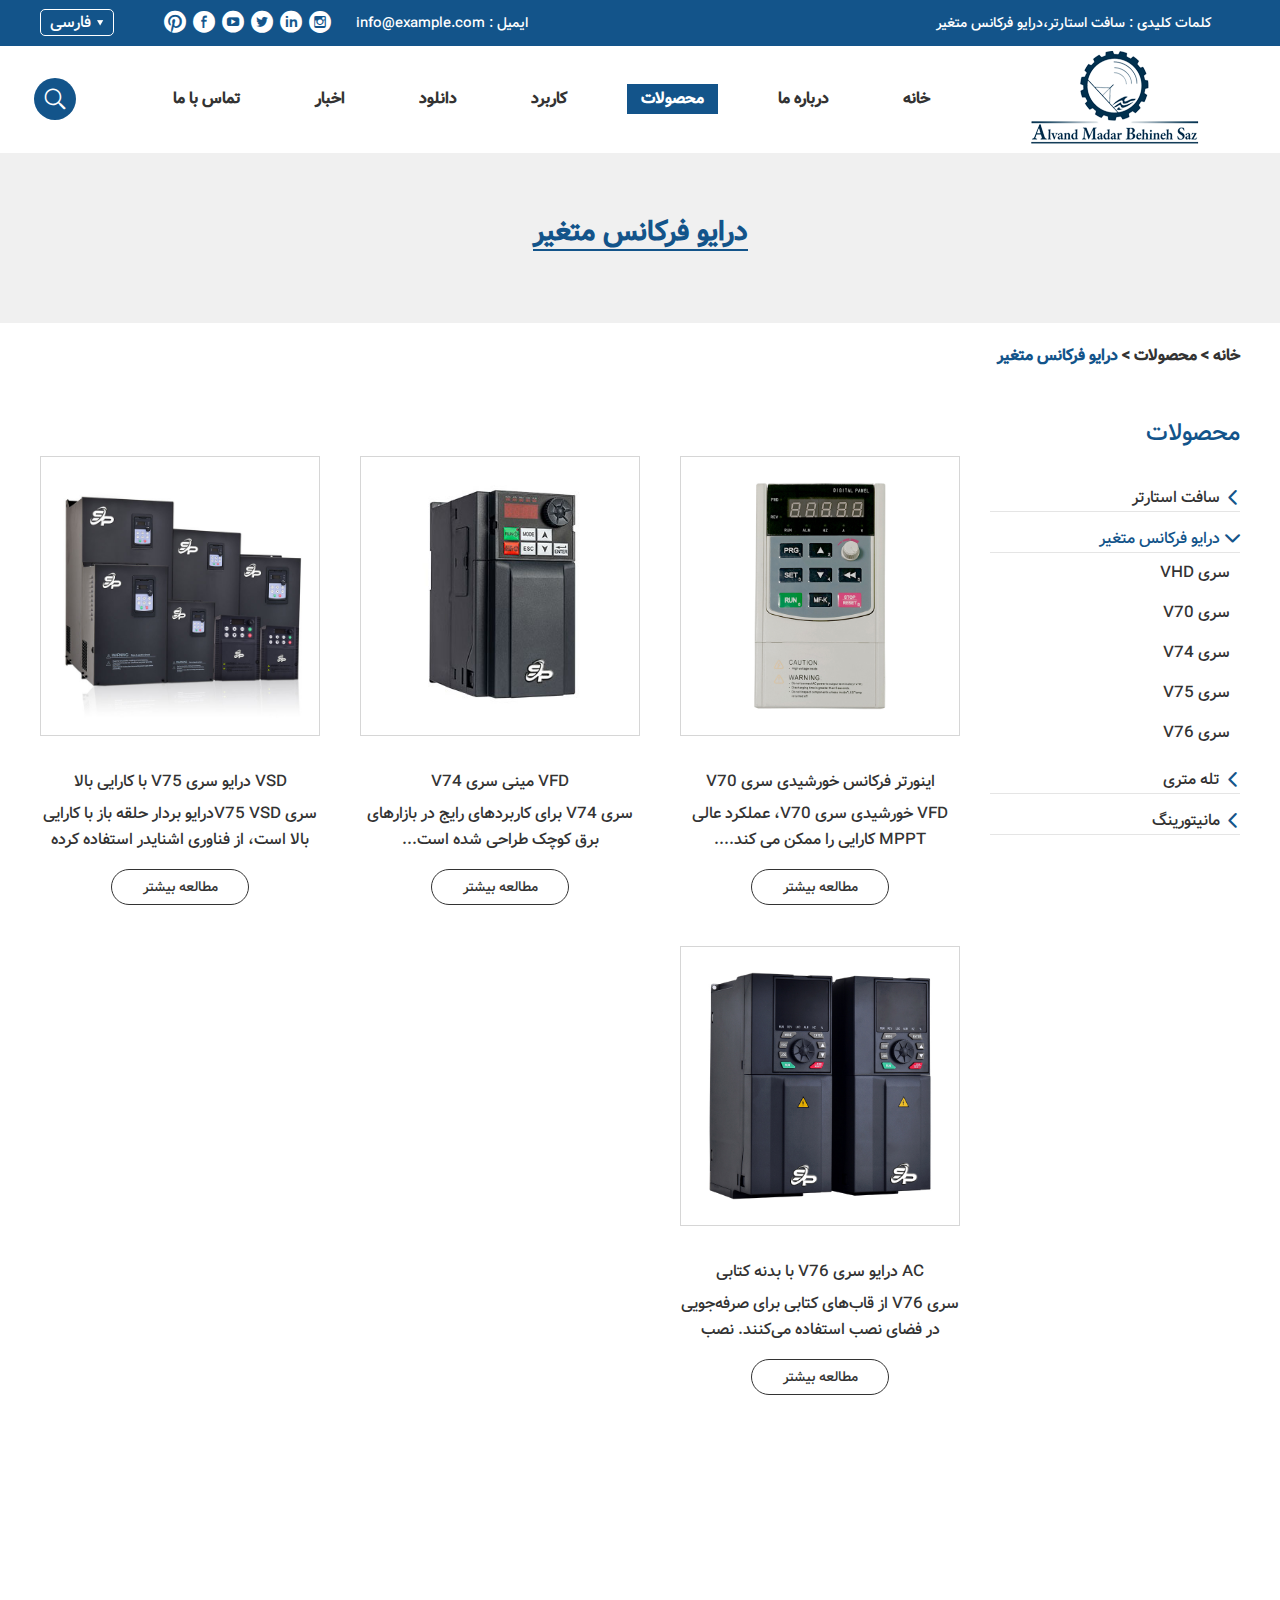
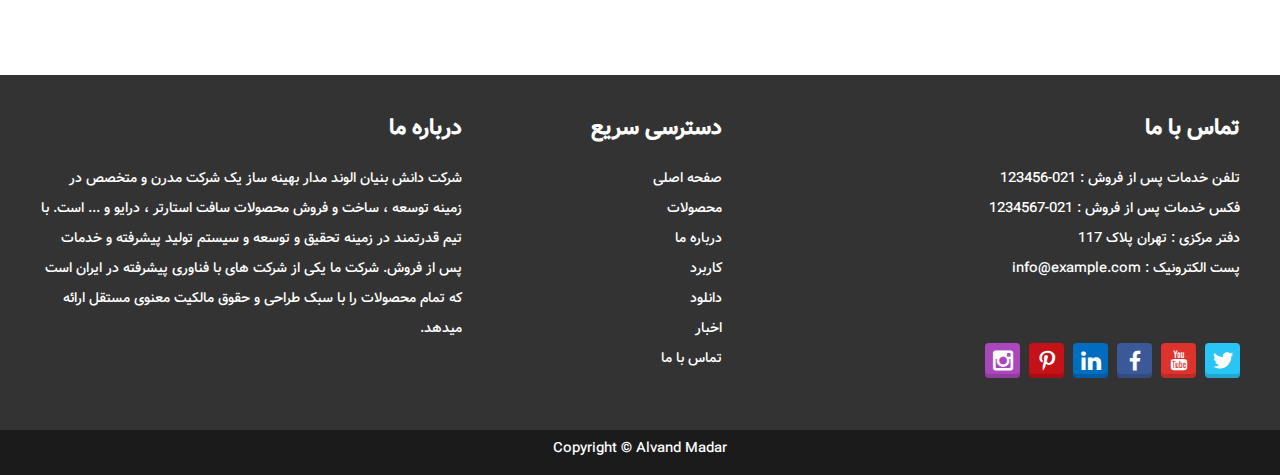
<file: product-list-variable-frequency-drive.html>
<!DOCTYPE html>
<html lang="fa" dir="rtl">

<head>
	<meta charset="UTF-8">
	<meta name="viewport"
		content="width=device-width, initial-scale=1, maximum-scale=1,minimum-scale=1, user-scalable=no">
	<meta http-equiv="X-UA-Compatible" content="IE=edge,chrome=1">
	<meta name="renderer" content="webkit">
	<meta content="telephone=no" name="format-detection" />
	<title>درایو فرکانس متغیر</title>
	<meta name="keywords" content="درایو فرکانس متغیر" />
	<meta name="description"
		content="امروزه استفاده از سیستم های کنترل کمی و کیفی هوشمند در اکثر صنایع رشد چشمگیری داشته . شاخصه بارز این سیستم ها پایش لحظه به لحظه ...">

	<link rel="canonical" href="product-list-variable-frequency-drive.html" />
	<link rel="alternate" hreflang="en" href="https://en.example.com/product-list-variable-frequency-drive.html" />
	<link rel="alternate" hreflang="fa" href="product-list-variable-frequency-drive.html" />

	<link rel="shortcut icon" href="images/upload/favicon.ico" />
	<link rel="stylesheet" href="css/main.css">
	<script src="js/jquery-1.11.3.min.js"></script>

	<meta property="og:url" content="https://example.com/" />
	<meta property="og:title" content="درایو فرکانس متغیر" />
	<meta property="og:description" content="درایو فرکانس متغیر" />
	<meta property="og:type" content="website" />
	<meta property="og:site_name" content="الوند مدار" />
	<meta property="og:locale" content="fa" />
</head>

<body>
	<div class="n-nav">
		<div class="n-nav-icon">
			<i class="iconfont icon-liebiao"></i>
		</div>
		<div class="n-nav-body">
			<form method="get" action="">
				<div class="box-search">
					<input type="text" placeholder="جستجو..." value="" name="keyword" class="item-input" />
					<input type="submit" value="" class="item-submit" />
					<i class="iconfont icon-search"></i>
				</div>
			</form>

			<ul class="box-list">
				<li>
					<a href="index.html">خانه</a>
				</li>

				<li>
					<a href="about-us.html">درباره ما</a>
				</li>

				<li class="active">
					<a href="product.html">محصولات</a>
					<i class="has-next"></i>
					<ul class="yiji-list">
						<li>
							<a href="product-list-soft-starter.html">سافت استارتر</a>
							<i class="has-next"></i>

							<ul class="erji-list">
								<li>
									<a href="V70.html">سری XA3175</a>
								</li>

								<li>
									<a href="V70.html">سری VS</a>
								</li>
							</ul>
						</li>

						<li>
							<a href="product-list-variable-frequency-drive.html">درایو فرکانس متغیر</a>
							<i class="has-next"></i>
							<ul class="erji-list">
								<li>
									<a href="V70.html">سری VHD</a>
								</li>

								<li>
									<a href="V70.html">سری V70</a>
								</li>

								<li>
									<a href="V70.html">سری V74</a>
								</li>

								<li>
									<a href="V70.html">سری V75</a>
								</li>

								<li>
									<a href="V70.html">سری V76</a>
								</li>
							</ul>
						</li>
					</ul>
				</li>

				<li>
					<a href="application.html">کاربرد</a>
				</li>

				<li>
					<a href="download.html">دانلود</a>
				</li>

				<li>
					<a href="news.html">اخبار</a>
				</li>

				<li>
					<a href="contact-us.html">تماس با ما</a>
				</li>
			</ul>
		</div>
	</div>

	<!-- ------------------------------ header ------------------------------ -->
	<header class="header">
		<div class="h-top">
			<div class="wp fix">
				<p class="pull-right item-text">کلمات کلیدی : سافت استارتر،درایو فرکانس متغیر</p>
				<div class="langbox pull-left">
					<a class="j-nextshow current-lang" href="javascript:void(0);" title="persian">فارسی</a>
					<div class="lang-list">
						<a href="product-list-variable-frequency-drive.html" title="persian" target="_blank">فارسی</a>
						<a href="https://en.example.com/product-list-variable-frequency-drive.html" title="English" target="_blank">English</a>
					</div>
				</div>

				<div class="h-follow pull-left" style="padding-left: 50px;">
					<a href="https://www.pinterest.com/" target="_blank" rel="nofollow"><i
							class="iconfont icon-pinterest"></i></a>
					<a href="https://www.facebook.com/" target="_blank" rel="nofollow"><i
							class="iconfont icon-facebook"></i></a>
					<a href="https://www.youtube.com/" target="_blank" rel="nofollow"><i
							class="iconfont icon-youtube"></i></a>
					<a href="https://www.twitter.com/Twitter/" target="_blank" rel="nofollow"><i
							class="iconfont icon-twitter"></i></a>
					<a href="https://www.linkedin.com/" target="_blank" rel="nofollow"><i
							class="iconfont icon-linkedin"></i></a>
					<a href="https://www.instagram.com/" target="_blank" rel="nofollow"><i
							class="iconfont icon-insgram"></i></a>
				</div>

				<p class="pull-left item-text">ایمیل :
					<a href="mailto:info@example.com">
						<span style="display:inline-block; direction:rtl">info@example.com</span>
					</a>
				</p>
			</div>
		</div>

		<div class="h-bot">
			<div class="wp fix">
				<div class="pull-left search ">
					<span class="search-icon j-nextshow">
						<i class="iconfont icon-icon_search"></i>
					</span>

					<div class="search-box">
						<form id="searchForm" name="searchForm" action="https://google.com/search">
							<input class="search-input" name="q" type="text" placeholder="جستجو..." maxlength="200" />
							<input name="q" type="hidden" value="site:example.com" />
							<input type="submit" class="search-submit" value=" " />
							<i class="iconfont icon-icon_search"></i>
						</form>
					</div>
				</div>

				<div class="logo">
					<a href="index.html" class="logo-a">
						<span style="display: block; position: relative; height: 0px; padding-bottom: 40%">
							<img src="images/upload/logo.png" alt="لوگوی الوند مدار"
								style="position: absolute; max-width: 100%; max-height: 100%; left: 50%; top: 50%; transform: translate(-50%,-50%)">
						</span>
					</a>
				</div>

				<ul class="navlist fix">
					<li>
						<a href="index.html" title="Home">خانه</a>
					</li>

					<li>
						<a href="about-us.html" title="About Us">درباره ما</a>
					</li>

					<li class="nav-active">
						<a href="product.html" title="Products">محصولات</a>
						<ul class="yiji">
							<li>
								<a href="product-list-soft-starter.html">سافت استارتر</a>
								<ul class="erji">
									<li>
										<a href="V70.html">سری XA3175</a>
									</li>

									<li>
										<a href="V70.html">سری VS</a>
									</li>
								</ul>
							</li>

							<li>
								<a href="product-list-variable-frequency-drive.html" title="درایو فرکانس متغیر">درایو
									فرکانس متغیر</a>

								<ul class="erji">
									<li>
										<a href="V70.html" title="سری V70">سری VHD</a>
									</li>

									<li>
										<a href="V70.html" title="سری V70">سری V70</a>
									</li>

									<li>
										<a href="V70.html" title="سری V74">سری V74</a>
									</li>

									<li>
										<a href="V70.html" title="سری V75">سری V75</a>
									</li>

									<li>
										<a href="V70.html" title="سری V76">سری V76</a>
									</li>

								</ul>
							</li>

                            <li>
								<a href="product-list-telemetry.html">تله متری</a>
								<ul class="erji">
									<li>
										<a href="V70.html">مدل AS20</a>
									</li>
									<li>
										<a href="V70.html">مدل AS60</a>
									</li>
									<li>
										<a href="V70.html">مدل DP60</a>
									</li>
								</ul>
							</li>
	
							<li>
								<a href="#">مانیتورینگ</a>
							</li>

						</ul>
					</li>

					<li>
						<a href="application.html" title="کاربرد">کاربرد</a>
					</li>

					<li>
						<a href="download.html" title="دانلود">دانلود</a>
					</li>

					<li>
						<a href="news.html" title="اخبار">اخبار</a>
					</li>

					<li>
						<a href="contact-us.html" title="تماس با ما">تماس با ما</a>
					</li>
				</ul>
			</div>
		</div>
	</header>
	<!-- header end -->

<div class="bread">
    <div class="item-top">
		<div class="wp">
		<span class="item-title1">درایو فرکانس متغیر</span>
		</div>
	</div>
	<div class="wp">
    <p class="item-title"> <a href="index.html" style="display:inline-block; direction:ltr;">خانه</a>  
        > <a href="product.html" style="display:inline-block; direction:ltr;">محصولات</a>
        >  <span style="display:inline-block; direction:ltr;">درایو فرکانس متغیر</span>  
    </p>
    </div>
</div>



<div class="page_wrap">
	<div class="wp"> 
        <!-- wrap start -->
    	<div class="wrap page_wrap">
    		<div class="wp">
        		<div class="main fix">


					<div class="box-slide pull-right">  
						<form  class="menu-form" action="#" onsubmit="return false;">   
							<div class="proslide">
								<div class="slidenav-title"><a href="product.html" title="Product Categories">محصولات</a> </div>
								<div class="slidenav-title slidenav-title1 j-nextshow">
									<p>محصولات</p>
									<div class="proslide_menubtn"> <span class="one"></span> <span class='two'></span> <span class="three"></span> </div>
								</div>
									
								<ul class="slidenav-list">
									<li>
										<a href="product-list-soft-starter.html" title="سافت استارتر">
											<i class="iconfont icon-left10"></i> سافت استارتر
										</a>
									</li>
		
									<li class="active">
										<a href="product-list-variable-frequency-drive.html" title="درایو VFD-VSD">
											<i class="iconfont icon-left10"></i> درایو فرکانس متغیر
										</a>
                                        <ul class="slidenav-yiji" style=" display:block">
                                            <li> <a href="V70.html" title="سری VHD">سری VHD</a>
                                            </li>

                                            <li> <a href="V70.html" title="سری V70">سری V70</a>
                                            </li>

                                            <li> <a href="V70.html" title="سری V74">سری V74</a>
                                            </li>

                                            <li> <a href="V70.html" title="سری V75">سری V75</a>
                                            </li>

                                            <li> <a href="V70.html" title="سری V76">سری V76</a>
                                            </li>
                                        </ul>
									</li>	

                                    <li>
										<a href="product-list-telemetry.html" title="تله متری">
											<i class="iconfont icon-left10"></i> تله متری
										</a>
									</li>	

									<li>
										<a href="#" title="درایو VFD-VSD">
											<i class="iconfont icon-left10"></i> مانیتورینگ
										</a>
									</li>

								</ul>
							</div>
						</form>
					</div>

					
        			<div class="box-main pull-left">
						<ul class="pro1-list fix">
							<!-- v70 -->
							<li class="list-item">
								<div class="item-pic scale-big"> 
									<a  href="V70.html" title="اینورتر فرکانس خورشیدی سری V70">
										<img class="nlazy" src="images/product/v70.jpg" title="اینورتر فرکانس خورشیدی سری V70" alt="اینورتر فرکانس خورشیدی سری V70" /></a> 
									</div>
								<div class="item-body">
									<p class="item-title self-ellipsis">
									<a href="V70.html" title="اینورتر فرکانس خورشیدی سری V70" >اینورتر فرکانس خورشیدی سری V70</a></p>
									<p class="item-desc"> 
										<a href="V70.html">VFD خورشیدی سری V70، عملکرد عالی MPPT کارایی را ممکن می کند....</a> 
									</p>
									<a class="item-btn" href="V70.html" rel="nofollow">مطالعه بیشتر</a> </div>
							</li>
							<!-- end v70 -->


							<!-- v74 -->
							<li class="list-item">
							
								<div class="item-pic scale-big"> 
									<a  href="V70.html" title="VFD مینی سری V74">
										<img class="nlazy" src="images/product/v74.jpg" title="VFD مینی سری V74" alt="VFD مینی سری V74" />
									</a> 
								</div>
								<div class="item-body">
									<p class="item-title self-ellipsis">
										<a href="V70.html" title="VFD مینی سری V74">VFD مینی سری V74</a>
									</p>
									<p class="item-desc"> 
										<a href="V70.html">سری V74 برای کاربردهای رایج در بازارهای برق کوچک طراحی شده است...</a> 
									</p>
									<a class="item-btn" href="V70.html" rel="nofollow">مطالعه بیشتر</a> 
								</div>
							</li>
							<!-- end v74 -->

							<!-- v75 -->
							<li class="list-item no_marginl">
								<div class="item-pic scale-big"> 
									<a href="V70.html" title="VSD درایو سری V75 با کارایی بالا">
										<img class="nlazy"  src="images/product/v75.jpg" title="VSD درایو سری V75 با کارایی بالا" alt="VSD درایو سری V75 با کارایی بالا" /></a> 
								</div>
								<div class="item-body">
									<p class="item-title self-ellipsis">
									<a href="V70.html" title="VSD درایو سری V75 با کارایی بالا" >VSD درایو سری V75 با کارایی بالا</a></p>
									<p class="item-desc"> <a href="V70.html">سری V75 VSDدرایو بردار حلقه باز با کارایی بالا است، از فناوری اشنایدر استفاده کرده است...</a> </p>
									<a class="item-btn" href="V70.html" rel="nofollow">مطالعه بیشتر</a> 
								</div>
							</li>
							<!-- end v75 -->
							
							<!-- v76 -->
							<li class="list-item ">
								<div class="item-pic scale-big"> 
									<a href="V70.html"  title="AC درایو سری V76 با بدنه کتابی">
										<img class="nlazy" src="images/product/v76.jpg" title="AC درایو سری V76 با بدنه کتابی" alt="AC درایو سری V76 با بدنه کتابی" /></a> 
								</div>
								<div class="item-body">
									<p class="item-title self-ellipsis">
										<a href="V70.html" title="AC درایو سری V76 با بدنه کتابی">AC درایو سری V76 با بدنه کتابی
										</a>
									</p>
									<p class="item-desc"> 
										<a href="V70.html">سری V76 از قاب‌های کتابی برای صرفه‌جویی در فضای نصب استفاده می‌کنند. نصب موازی...</a> </p>
									<a class="item-btn" href="V70.html" rel="nofollow">مطالعه بیشتر</a>
								</div>
							</li>
							<!-- end v76 -->


						</ul>
					</div>

					
        		</div>
        	</div>
    	</div>
      <!-- wrap end --> 
    </div>
</div>

	<!-- ----------------------فوتر--------------------------- -->
	<footer class="footer">
		<div class="f-top wp">
			<!-- 1 -->
			<div class="flist1">
				<p class="footer-title">درباره ما</p>
				<p>شرکت دانش بنیان الوند مدار بهینه ساز یک شرکت مدرن و متخصص در زمینه توسعه ، ساخت و فروش محصولات سافت
					استارتر ، درایو و ... است. با تیم قدرتمند در زمینه تحقیق و توسعه و سیستم تولید پیشرفته و خدمات پس از
					فروش. شرکت ما یکی از شرکت های با فناوری پیشرفته در ایران است که تمام محصولات را با سبک طراحی و حقوق
					مالکیت معنوی مستقل ارائه میدهد.</p>
			</div>
			<!-- 1 -->

			<!-- 2 -->
			<div class="flist2">
				<p class="footer-title">دسترسی سریع</p>
				<ul>
					<li><a href="index.html" title="صفحه اصلی">صفحه اصلی</a></li>
					<li><a href="product.html" title="محصولات">محصولات</a></li>
					<li><a href="about-us.html" title="درباره ما">درباره ما</a></li>
					<li><a href="application.html" title="کاربرد">کاربرد</a></li>
					<li><a href="download.html" title="دانلود">دانلود</a></li>
					<li><a href="news.html" title="اخبار">اخبار</a></li>
					<li><a href="contact-us.html" title="تماس با ما">تماس با ما</a></li>
				</ul>
			</div>
			<!-- 2 -->

			<div class="clearf"></div>

			<!-- 3 -->
			<div class="flist3">
				<p class="footer-title">تماس با ما</p>
				<ul>
					<li>تلفن خدمات پس از فروش : 021-123456</li>
					<li>فکس خدمات پس از فروش : 021-1234567</li>
					<li>دفتر مرکزی : تهران پلاک 117</li>
					<li>پست الکترونیک : 
						<a href="mailto:info@example.com">
							<span style="display:inline-block; direction:ltr">info@example.com</span>
						</a>
					</li>
				</ul>

				<div class="fix f-follow">
					<a href="https://www.twitter.com/" target="_blank" rel="nofollow">
						<i class="iconfont icon-twitter1"></i>
					</a>

					<a href="https://www.youtube.com/" target="_blank" rel="nofollow">
						<i class="iconfont icon-youtube1"></i>
					</a>

					<a href="https://www.facebook.com/" target="_blank" rel="nofollow">
						<i class="iconfont icon-facebook1"></i>
					</a>

					<a href="https://www.linkedin.com/" target="_blank" rel="nofollow">
						<i class="iconfont icon-linkedin1"></i>
					</a>

					<a href="https://www.pinterest.com/" target="_blank" rel="nofollow">
						<i class="iconfont icon-pinterest1"></i>
					</a>

					<a href="https://www.instagram.com/" target="_blank" rel="nofollow">
						<i class="iconfont icon-instagram"></i>
					</a>
				</div>
			</div>
			<!-- 3 -->
			<div class="clear"></div>
		</div>

		<div class="f-bot">
			<div class="wp">
				<div class="fix f-follow">
					<a href="https://www.twitter.com/" target="_blank" rel="nofollow">
						<i class="iconfont icon-twitter1"></i>
					</a>

					<a href="https://www.youtube.com/" target="_blank" rel="nofollow">
						<i class="iconfont icon-youtube1"></i>
					</a>

					<a href="https://www.facebook.com/" target="_blank" rel="nofollow">
						<i class="iconfont icon-facebook1"></i>
					</a>

					<a href="https://www.linkedin.com/" target="_blank" rel="nofollow">
						<i class="iconfont icon-linkedin1"></i>
					</a>

					<a href="https://www.pinterest.com/" target="_blank" rel="nofollow">
						<i class="iconfont icon-pinterest1"></i>
					</a>

					<a href="https://www.instagram.com/" target="_blank" rel="nofollow">
						<i class="iconfont icon-instagram"></i>
					</a>
				</div>

				<p class="copyright">
					Copyright © Alvand Madar
				</p>
			</div>
		</div>
	</footer>
	<!-- -------------------------------فوتر------------------------------- -->

	<a class="returntop" id="j-gotop" href="javascript:void(0);">
		<i class="icon iconfont icon-up"></i>
	</a>
	
	<script type="text/javascript" src="js/main.js"></script>
	<script type="text/javascript" src="js/base.js"></script>
	
</body>
</html>
</file>
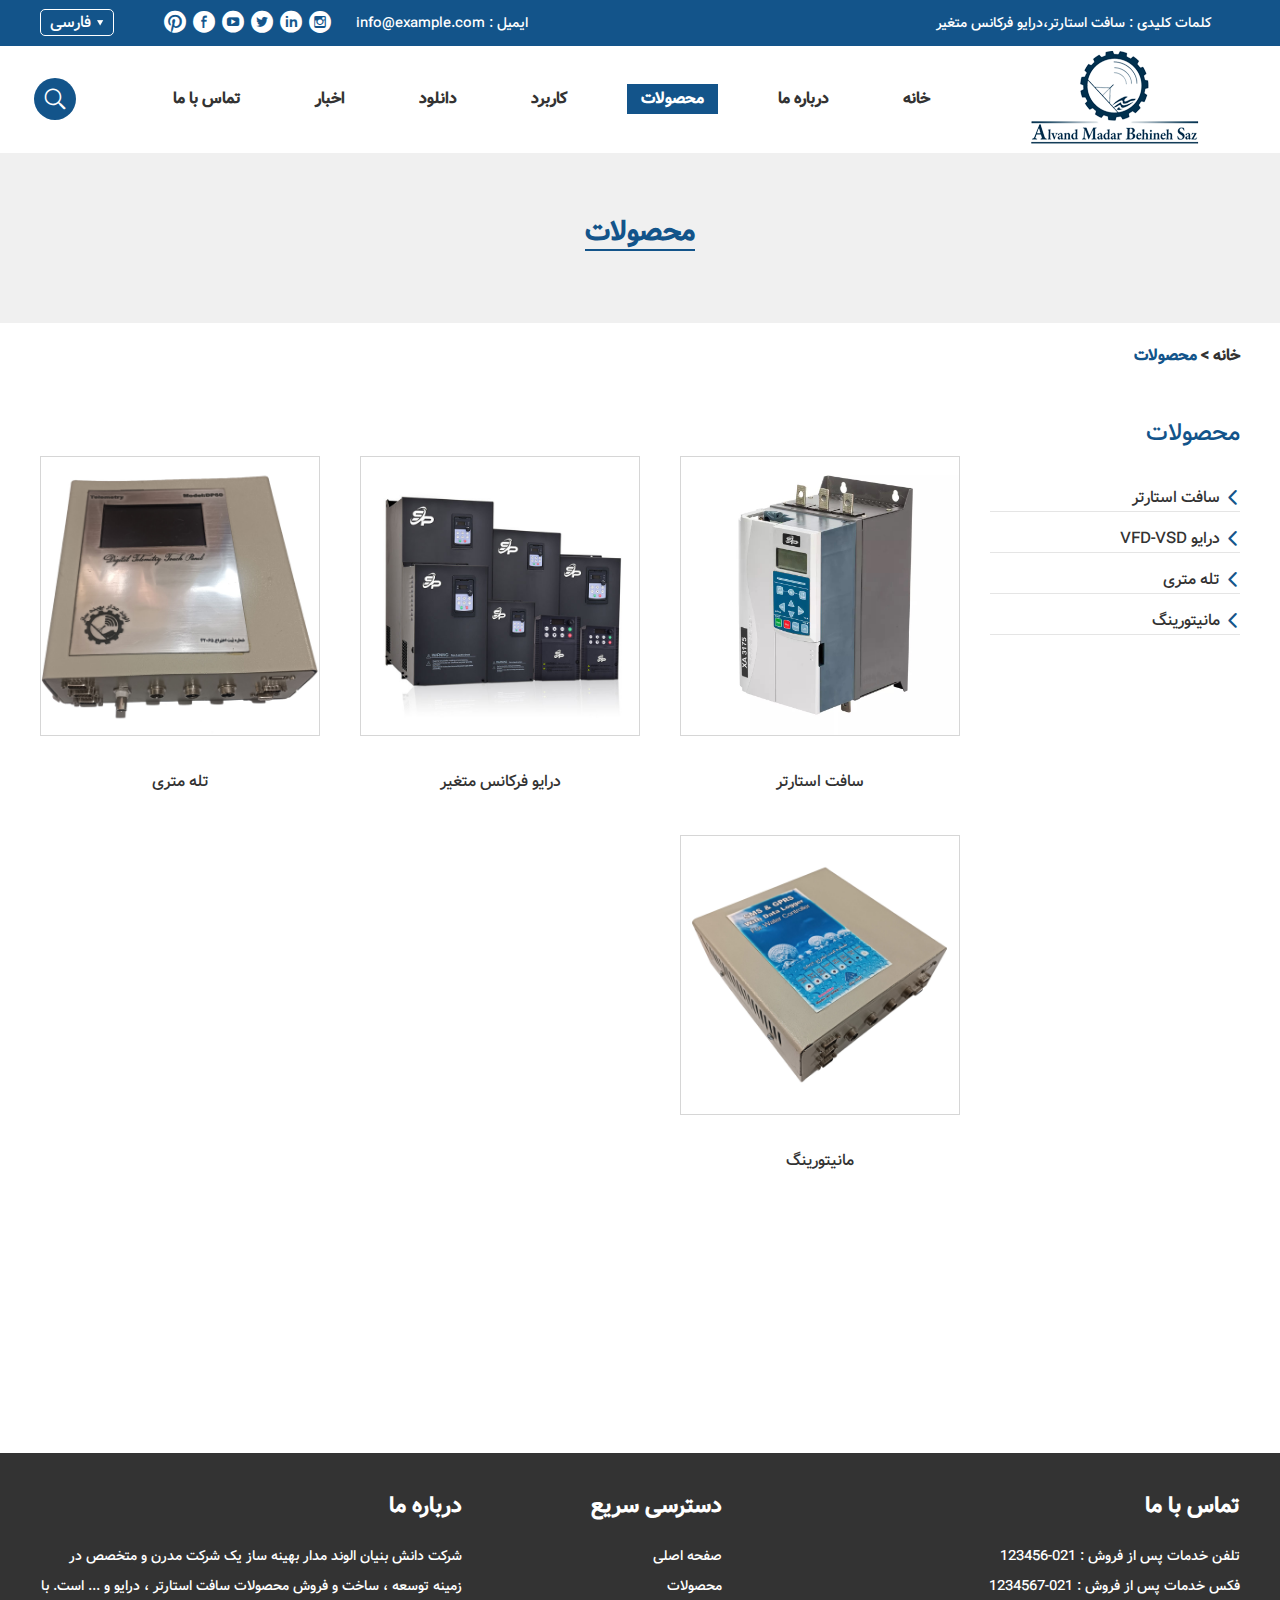
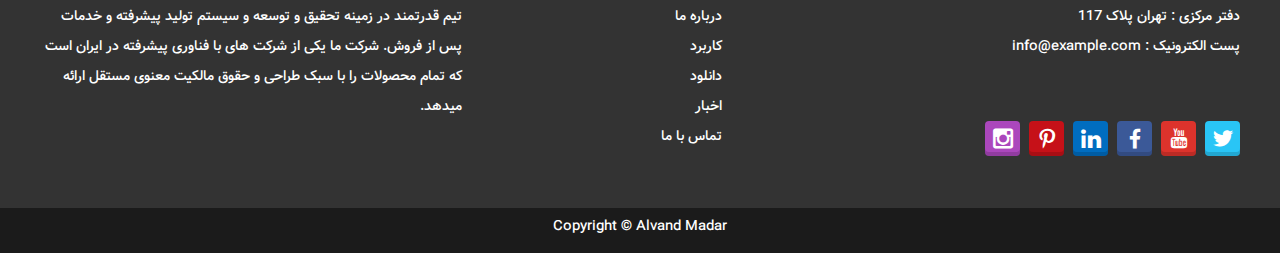
<file: product.html>
<!DOCTYPE html>
<html lang="fa" dir="rtl">

<head>
	<meta charset="UTF-8">
	<meta name="viewport"
		content="width=device-width, initial-scale=1, maximum-scale=1,minimum-scale=1, user-scalable=no">
	<meta http-equiv="X-UA-Compatible" content="IE=edge,chrome=1">
	<meta name="renderer" content="webkit">
	<meta content="telephone=no" name="format-detection" />
	<title>محصولات</title>
	<meta name="keywords" content="محصولات شرکت الوند مدار" />
	<meta name="description"
		content="امروزه استفاده از سیستم های کنترل کمی و کیفی هوشمند در اکثر صنایع رشد چشمگیری داشته . شاخصه بارز این سیستم ها پایش لحظه به لحظه ...">

	<link rel="canonical" href="product.html" />
	<link rel="alternate" hreflang="en" href="https://en.example.com/product.html" />
	<link rel="alternate" hreflang="fa" href="product.html" />

	<link rel="shortcut icon" href="images/upload/favicon.ico" />
	<link rel="stylesheet" href="css/main.css">
	<script src="js/jquery-1.11.3.min.js"></script>

	<meta property="og:url" content="https://example.com/" />
	<meta property="og:title" content="الوند مدار" />
	<meta property="og:description" content="شرکت الوند مدار" />
	<meta property="og:type" content="website" />
	<meta property="og:site_name" content="الوند مدار" />
	<meta property="og:locale" content="fa" />
</head>

<body>
	<div class="n-nav">
		<div class="n-nav-icon">
			<i class="iconfont icon-liebiao"></i>
		</div>
		<div class="n-nav-body">
			<form method="get" action="">
				<div class="box-search">
					<input type="text" placeholder="جستجو..." value="" name="keyword" class="item-input" />
					<input type="submit" value="" class="item-submit" />
					<i class="iconfont icon-search"></i>
				</div>
			</form>

			<ul class="box-list">
				<li>
					<a href="index.html">خانه</a>
				</li>

				<li>
					<a href="about-us.html">درباره ما</a>
				</li>

				<li class="active">
					<a href="product.html">محصولات</a>
					<i class="has-next"></i>
					<ul class="yiji-list">
						<li>
							<a href="product-list-soft-starter.html">سافت استارتر</a>
							<i class="has-next"></i>

							<ul class="erji-list">
								<li>
									<a href="V70.html">سری XA3175</a>
								</li>

								<li>
									<a href="V70.html">سری VS</a>
								</li>
							</ul>
						</li>

						<li>
							<a href="product-list-variable-frequency-drive.html">درایو فرکانس متغیر</a>
							<i class="has-next"></i>
							<ul class="erji-list">
								<li>
									<a href="V70.html">سری VHD</a>
								</li>

								<li>
									<a href="V70.html">سری V70</a>
								</li>

								<li>
									<a href="V70.html">سری V74</a>
								</li>

								<li>
									<a href="V70.html">سری V75</a>
								</li>

								<li>
									<a href="V70.html">سری V76</a>
								</li>
							</ul>
						</li>
					</ul>
				</li>

				<li>
					<a href="application.html">کاربرد</a>
				</li>

				<li>
					<a href="download.html">دانلود</a>
				</li>

				<li>
					<a href="news.html">اخبار</a>
				</li>

				<li>
					<a href="contact-us.html">تماس با ما</a>
				</li>
			</ul>
		</div>
	</div>

	<!-- ------------------------------ header ------------------------------ -->
	<header class="header">
		<div class="h-top">
			<div class="wp fix">
				<p class="pull-right item-text">کلمات کلیدی : سافت استارتر،درایو فرکانس متغیر</p>
				<div class="langbox pull-left">
					<a class="j-nextshow current-lang" href="javascript:void(0);" title="persian">فارسی</a>
					<div class="lang-list">
						<a href="product.html" title="persian" target="_blank">فارسی</a>
						<a href="https://en.example.com/product.html" title="English" target="_blank">English</a>
					</div>
				</div>

				<div class="h-follow pull-left" style="padding-left: 50px;">
					<a href="https://www.pinterest.com/" target="_blank" rel="nofollow"><i
							class="iconfont icon-pinterest"></i></a>
					<a href="https://www.facebook.com/" target="_blank" rel="nofollow"><i
							class="iconfont icon-facebook"></i></a>
					<a href="https://www.youtube.com/" target="_blank" rel="nofollow"><i
							class="iconfont icon-youtube"></i></a>
					<a href="https://www.twitter.com/Twitter/" target="_blank" rel="nofollow"><i
							class="iconfont icon-twitter"></i></a>
					<a href="https://www.linkedin.com/" target="_blank" rel="nofollow"><i
							class="iconfont icon-linkedin"></i></a>
					<a href="https://www.instagram.com/" target="_blank" rel="nofollow"><i
							class="iconfont icon-insgram"></i></a>
				</div>

				<p class="pull-left item-text">ایمیل :
					<a href="mailto:info@example.com">
						<span style="display:inline-block; direction:rtl">info@example.com</span>
					</a>
				</p>
			</div>
		</div>

		<div class="h-bot">
			<div class="wp fix">
				<div class="pull-left search ">
					<span class="search-icon j-nextshow">
						<i class="iconfont icon-icon_search"></i>
					</span>

					<div class="search-box">
						<form id="searchForm" name="searchForm" action="https://google.com/search">
							<input class="search-input" name="q" type="text" placeholder="جستجو..." maxlength="200" />
							<input name="q" type="hidden" value="site:example.com" />
							<input type="submit" class="search-submit" value=" " />
							<i class="iconfont icon-icon_search"></i>
						</form>
					</div>
				</div>

				<div class="logo">
					<a href="index.html" class="logo-a">
						<span style="display: block; position: relative; height: 0px; padding-bottom: 40%">
							<img src="images/upload/logo.png" alt="لوگوی الوند مدار"
								style="position: absolute; max-width: 100%; max-height: 100%; left: 50%; top: 50%; transform: translate(-50%,-50%)">
						</span>
					</a>
				</div>

				<ul class="navlist fix">
					<li>
						<a href="index.html" title="Home">خانه</a>
					</li>

					<li>
						<a href="about-us.html" title="About Us">درباره ما</a>
					</li>

					<li class="nav-active">
						<a href="product.html" title="Products">محصولات</a>
						<ul class="yiji">
							<li>
								<a href="product-list-soft-starter.html">سافت استارتر</a>
								<ul class="erji">
									<li>
										<a href="V70.html">سری XA3175</a>
									</li>

									<li>
										<a href="V70.html">سری VS</a>
									</li>
								</ul>
							</li>

							<li>
								<a href="product-list-variable-frequency-drive.html" title="درایو فرکانس متغیر">درایو
									فرکانس متغیر</a>

								<ul class="erji">
									<li>
										<a href="V70.html" title="سری V70">سری VHD</a>
									</li>

									<li>
										<a href="V70.html" title="سری V70">سری V70</a>
									</li>

									<li>
										<a href="V70.html" title="سری V74">سری V74</a>
									</li>

									<li>
										<a href="V70.html" title="سری V75">سری V75</a>
									</li>

									<li>
										<a href="V70.html" title="سری V76">سری V76</a>
									</li>

								</ul>
							</li>

							<li>
								<a href="product-list-telemetry.html">تله متری</a>
								<ul class="erji">
									<li>
										<a href="V70.html">مدل AS20</a>
									</li>
									<li>
										<a href="V70.html">مدل AS60</a>
									</li>
									<li>
										<a href="V70.html">مدل DP60</a>
									</li>
								</ul>
							</li>
	
							<li>
								<a href="#">مانیتورینگ</a>
							</li>
							
						</ul>
					</li>

					<li>
						<a href="application.html" title="کاربرد">کاربرد</a>
					</li>

					<li>
						<a href="download.html" title="دانلود">دانلود</a>
					</li>

					<li>
						<a href="news.html" title="اخبار">اخبار</a>
					</li>

					<li>
						<a href="contact-us.html" title="تماس با ما">تماس با ما</a>
					</li>
				</ul>
			</div>
		</div>
	</header>
	<!-- header end -->

<div class="bread">
    <div class="item-top">
		<div class="wp">
		<span class="item-title1">محصولات</span>
		</div>
	</div>
	<div class="wp">
    <p class="item-title"> <a href="index.html" style="display:inline-block; direction:ltr;">خانه</a>  
       >  <span style="display:inline-block; direction:ltr;">محصولات</span>  
    </p>
    </div>
</div>



<div class="page_wrap">
	<div class="wp"> 
        <!-- wrap start -->
    	<div class="wrap page_wrap">
    		<div class="wp">
        		<div class="main fix">


					<div class="box-slide pull-right">  
						<form  class="menu-form" action="#" onsubmit="return false;">   
							<div class="proslide">
								<div class="slidenav-title"><a href="product.html" title="Product Categories">محصولات</a> </div>
								<div class="slidenav-title slidenav-title1 j-nextshow">
									<p>محصولات</p>
									<div class="proslide_menubtn"> <span class="one"></span> <span class='two'></span> <span class="three"></span> </div>
								</div>
									
								<ul class="slidenav-list">
									<li>
										<a href="product-list-soft-starter.html" title="سافت استارتر">
											<i class="iconfont icon-left10"></i> سافت استارتر
										</a>
									</li>
		
									<li>
										<a href="product-list-variable-frequency-drive.html" title="درایو VFD-VSD">
											<i class="iconfont icon-left10"></i>درایو VFD-VSD
										</a>
									</li>	

									<li>
										<a href="product-list-telemetry.html" title="تله متری">
											<i class="iconfont icon-left10"></i> تله متری
										</a>
									</li>	

									<li>
										<a href="#" title="درایو VFD-VSD">
											<i class="iconfont icon-left10"></i> مانیتورینگ
										</a>
									</li>	

								</ul>
							</div>
						</form>
					</div>

					
        			<div class="box-main pull-left">
						<ul class="pro1-list fix">
							
							<!-- Soft Starter -->
							<li class="list-item">
								<div class="item-pic scale-big">
									<a href="product-list-soft-starter.html" title="Soft Starter ">
										<img class="nlazy" src="images/product/soft-starter.jpg"
											title="سافت استارتر" alt="سافت استارتر" /></a>
								</div>
								<div class="item-body">
									<p class="item-title self-ellipsis">
										<a href="product-list-soft-starter.html" title="سافت استارتر ">سافت استارتر </a>
									</p>
								</div>
							</li>
							<!-- Soft Starter -->

							<!-- VFD -->
							<li class="list-item">
								<div class="item-pic scale-big">
									<a href="product-list-variable-frequency-drive.html" title="درایو فرکانس متغیر">
										<img class="nlazy" src="images/product/v75.jpg"
											title="درایو فرکانس متغیر"
											alt="درایو فرکانس متغیر" /></a>
								</div>
								<div class="item-body">
									<p class="item-title self-ellipsis">
										<a href="product-list-variable-frequency-drive.html" 
										title="درایو فرکانس متغیر">درایو فرکانس متغیر</a>
									</p>
								</div>
							</li>
							<!-- VFD -->

							<!-- تله متری -->
							<li class="list-item no_marginl">
								<div class="item-pic scale-big">
									<a href="product-list-telemetry.html" title="تله متری">
										<img class="nlazy" src="images/product/dp60-3.jpg"
											title="تله متری"
											alt="تله متری" /></a>
								</div>
								<div class="item-body">
									<p class="item-title self-ellipsis">
										<a href="product-list-telemetry.html" 
										title="تله متری">تله متری</a>
									</p>
								</div>
							</li>
							<!-- تله متری -->

							<!-- مانیتورینگ -->
							<li class="list-item">
								<div class="item-pic scale-big">
									<a href="#" title="مانیتورینگ">
										<img class="nlazy" src="images/product/mtf20g-2.jpg"
											title="مانیتورینگ"
											alt="مانیتورینگ" /></a>
								</div>
								<div class="item-body">
									<p class="item-title self-ellipsis">
										<a href="#" 
										title="مانیتورینگ">مانیتورینگ</a>
									</p>
								</div>
							</li>
							<!-- مانیتورینگ -->

						</ul>
					</div>

					
        		</div>
        	</div>
    	</div>
      <!-- wrap end --> 
    </div>
</div>

	<!-- ----------------------فوتر--------------------------- -->
	<footer class="footer">
		<div class="f-top wp">
			<!-- 1 -->
			<div class="flist1">
				<p class="footer-title">درباره ما</p>
				<p>شرکت دانش بنیان الوند مدار بهینه ساز یک شرکت مدرن و متخصص در زمینه توسعه ، ساخت و فروش محصولات سافت
					استارتر ، درایو و ... است. با تیم قدرتمند در زمینه تحقیق و توسعه و سیستم تولید پیشرفته و خدمات پس از
					فروش. شرکت ما یکی از شرکت های با فناوری پیشرفته در ایران است که تمام محصولات را با سبک طراحی و حقوق
					مالکیت معنوی مستقل ارائه میدهد.</p>
			</div>
			<!-- 1 -->

			<!-- 2 -->
			<div class="flist2">
				<p class="footer-title">دسترسی سریع</p>
				<ul>
					<li><a href="index.html" title="صفحه اصلی">صفحه اصلی</a></li>
					<li><a href="product.html" title="محصولات">محصولات</a></li>
					<li><a href="about-us.html" title="درباره ما">درباره ما</a></li>
					<li><a href="application.html" title="کاربرد">کاربرد</a></li>
					<li><a href="download.html" title="دانلود">دانلود</a></li>
					<li><a href="news.html" title="اخبار">اخبار</a></li>
					<li><a href="contact-us.html" title="تماس با ما">تماس با ما</a></li>
				</ul>
			</div>
			<!-- 2 -->

			<div class="clearf"></div>

			<!-- 3 -->
			<div class="flist3">
				<p class="footer-title">تماس با ما</p>
				<ul>
					<li>تلفن خدمات پس از فروش : 021-123456</li>
					<li>فکس خدمات پس از فروش : 021-1234567</li>
					<li>دفتر مرکزی : تهران پلاک 117</li>
					<li>پست الکترونیک : 
						<a href="mailto:info@example.com">
							<span style="display:inline-block; direction:ltr">info@example.com</span>
						</a>
					</li>
				</ul>

				<div class="fix f-follow">
					<a href="https://www.twitter.com/" target="_blank" rel="nofollow">
						<i class="iconfont icon-twitter1"></i>
					</a>

					<a href="https://www.youtube.com/" target="_blank" rel="nofollow">
						<i class="iconfont icon-youtube1"></i>
					</a>

					<a href="https://www.facebook.com/" target="_blank" rel="nofollow">
						<i class="iconfont icon-facebook1"></i>
					</a>

					<a href="https://www.linkedin.com/" target="_blank" rel="nofollow">
						<i class="iconfont icon-linkedin1"></i>
					</a>

					<a href="https://www.pinterest.com/" target="_blank" rel="nofollow">
						<i class="iconfont icon-pinterest1"></i>
					</a>

					<a href="https://www.instagram.com/" target="_blank" rel="nofollow">
						<i class="iconfont icon-instagram"></i>
					</a>
				</div>
			</div>
			<!-- 3 -->
			<div class="clear"></div>
		</div>

		<div class="f-bot">
			<div class="wp">
				<div class="fix f-follow">
					<a href="https://www.twitter.com/" target="_blank" rel="nofollow">
						<i class="iconfont icon-twitter1"></i>
					</a>

					<a href="https://www.youtube.com/" target="_blank" rel="nofollow">
						<i class="iconfont icon-youtube1"></i>
					</a>

					<a href="https://www.facebook.com/" target="_blank" rel="nofollow">
						<i class="iconfont icon-facebook1"></i>
					</a>

					<a href="https://www.linkedin.com/" target="_blank" rel="nofollow">
						<i class="iconfont icon-linkedin1"></i>
					</a>

					<a href="https://www.pinterest.com/" target="_blank" rel="nofollow">
						<i class="iconfont icon-pinterest1"></i>
					</a>

					<a href="https://www.instagram.com/" target="_blank" rel="nofollow">
						<i class="iconfont icon-instagram"></i>
					</a>
				</div>

				<p class="copyright">
					Copyright © Alvand Madar
				</p>
			</div>
		</div>
	</footer>
	<!-- -------------------------------فوتر------------------------------- -->

	<a class="returntop" id="j-gotop" href="javascript:void(0);">
		<i class="icon iconfont icon-up"></i>
	</a>
	
	<script type="text/javascript" src="js/main.js"></script>
	<script type="text/javascript" src="js/base.js"></script>
	
</body>
</html>
</file>
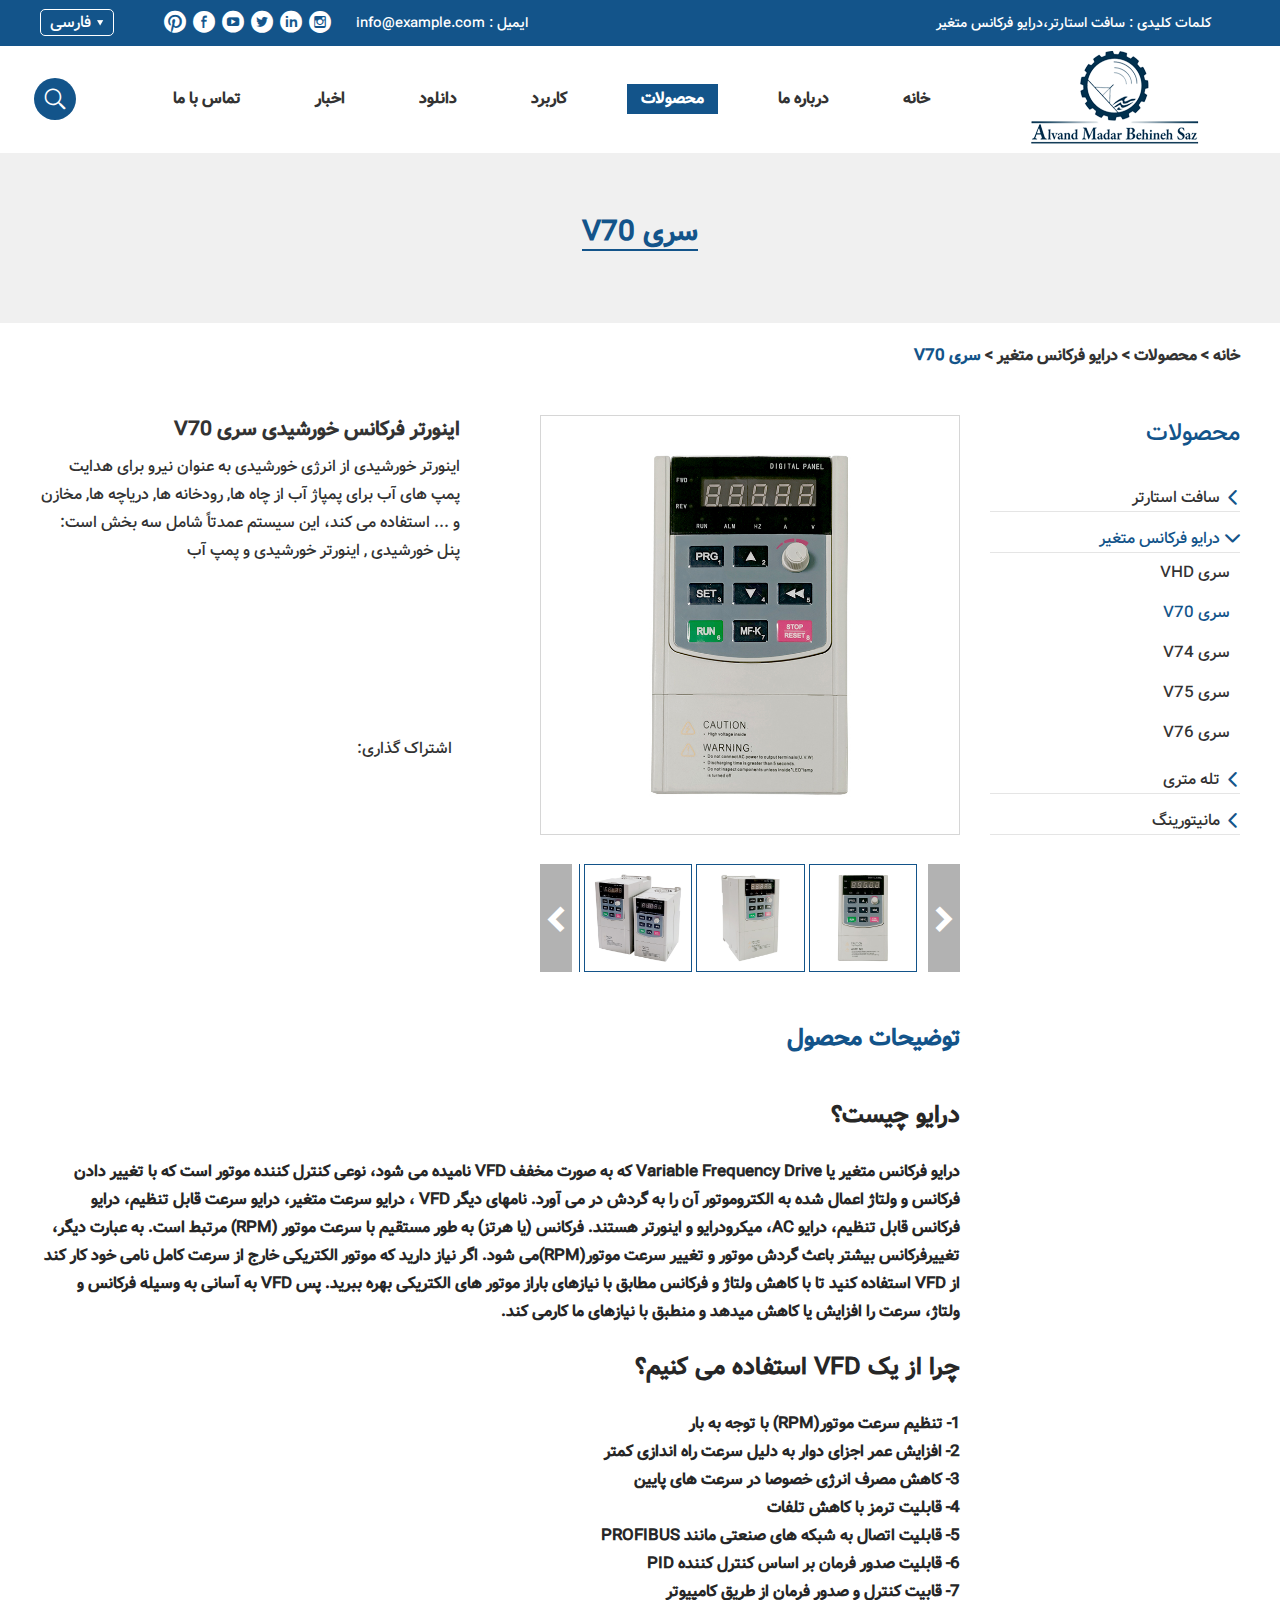
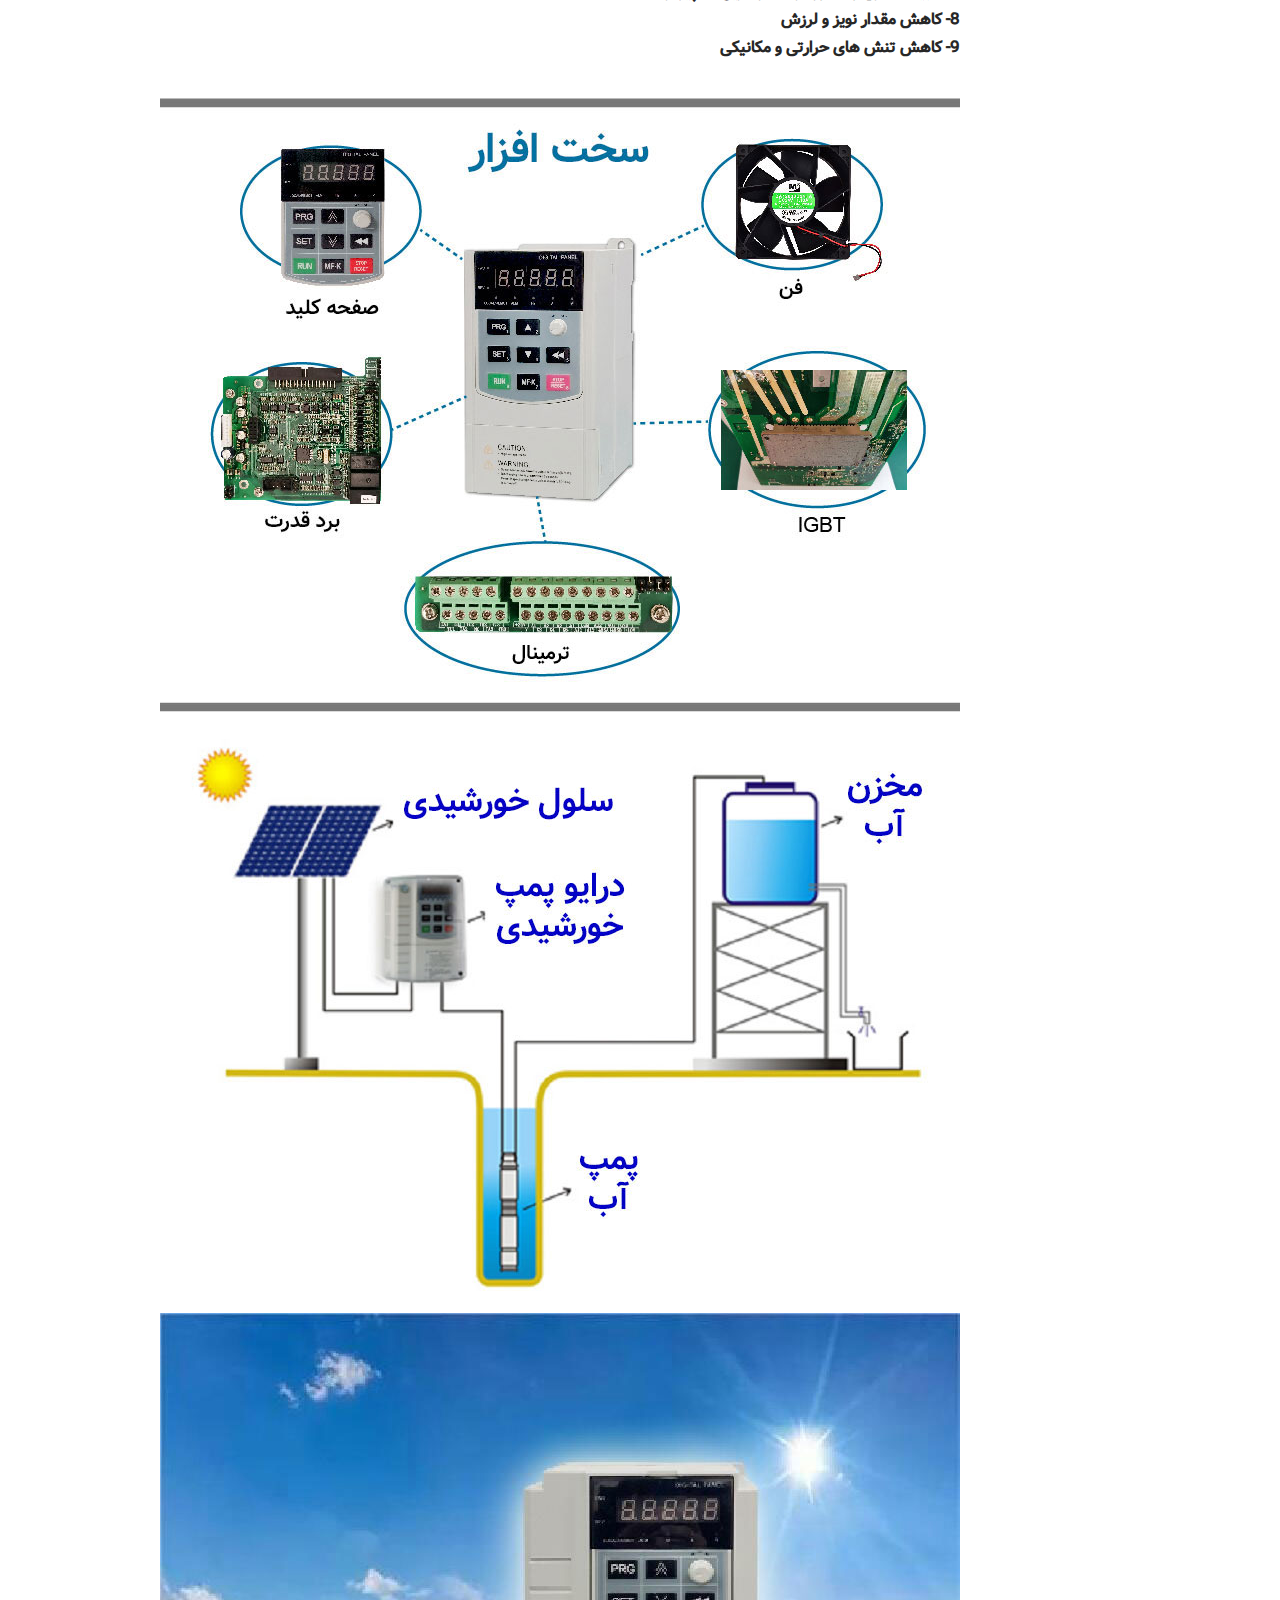
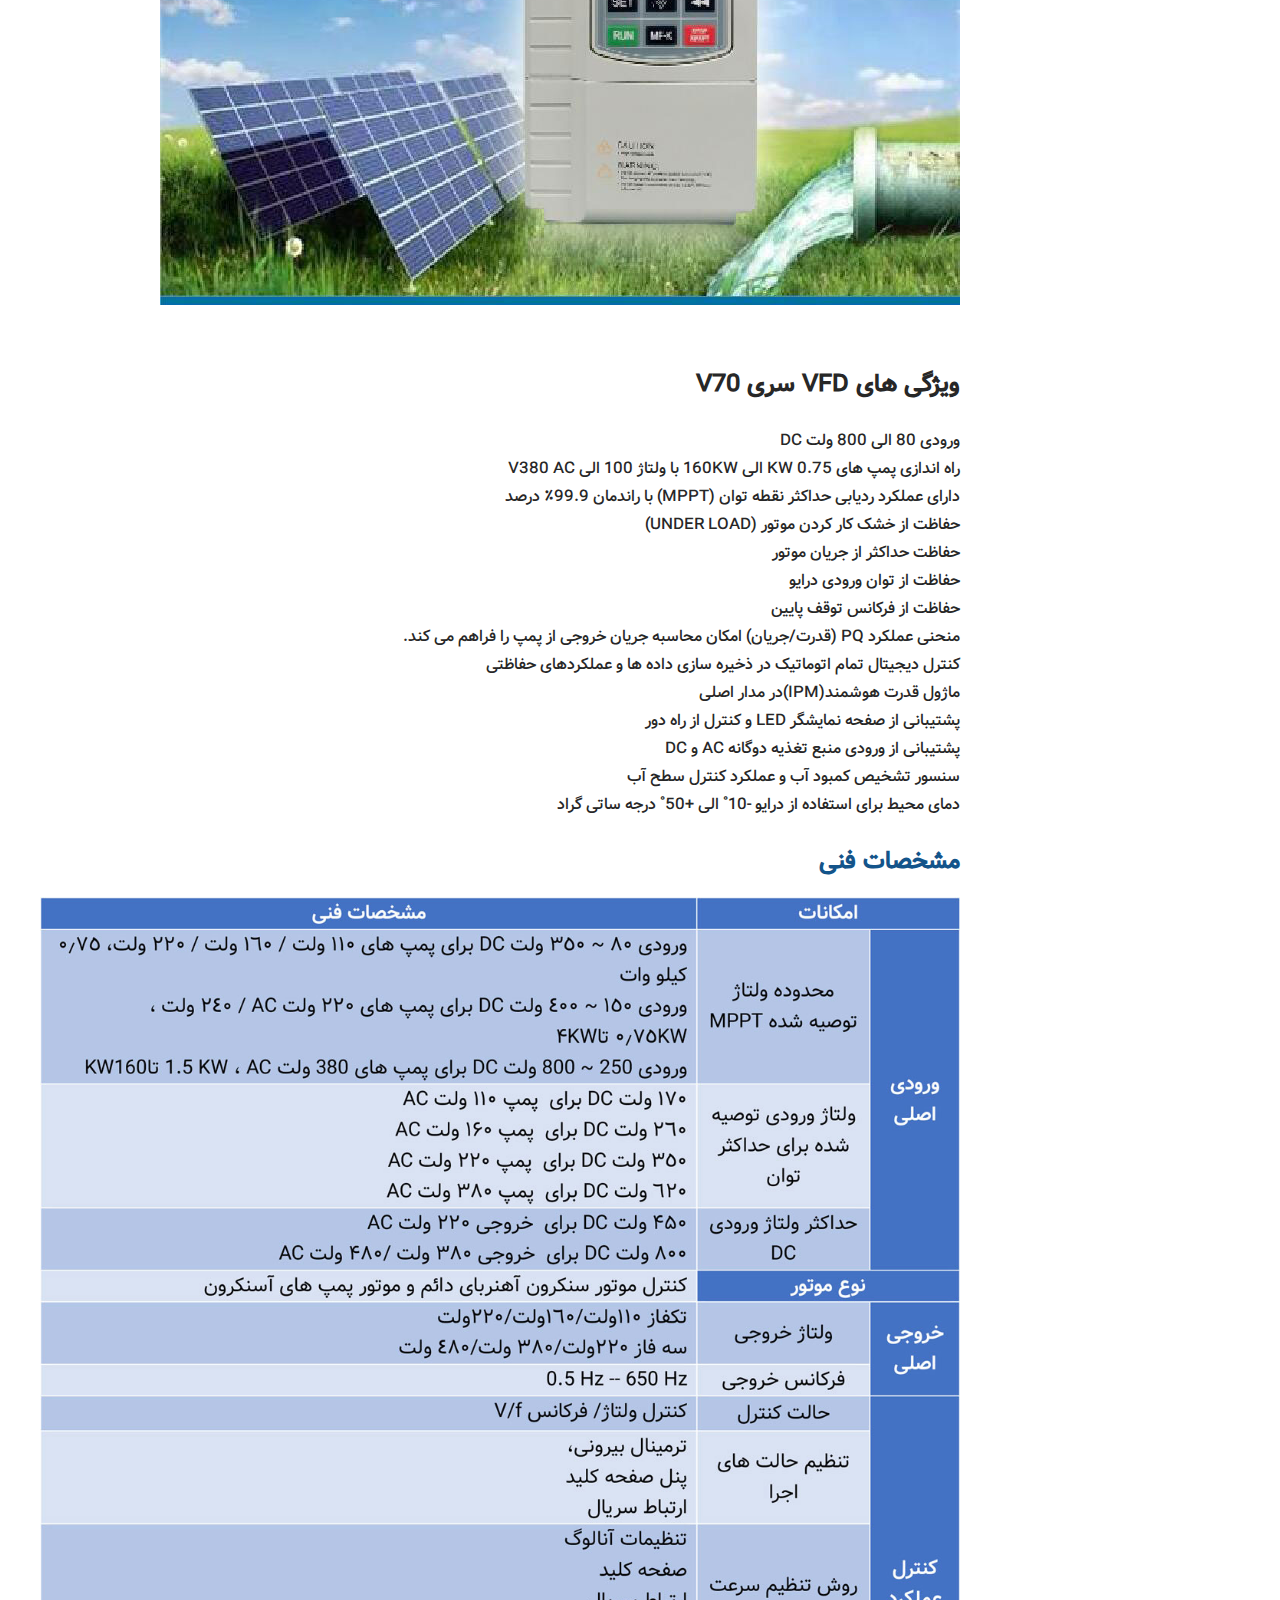
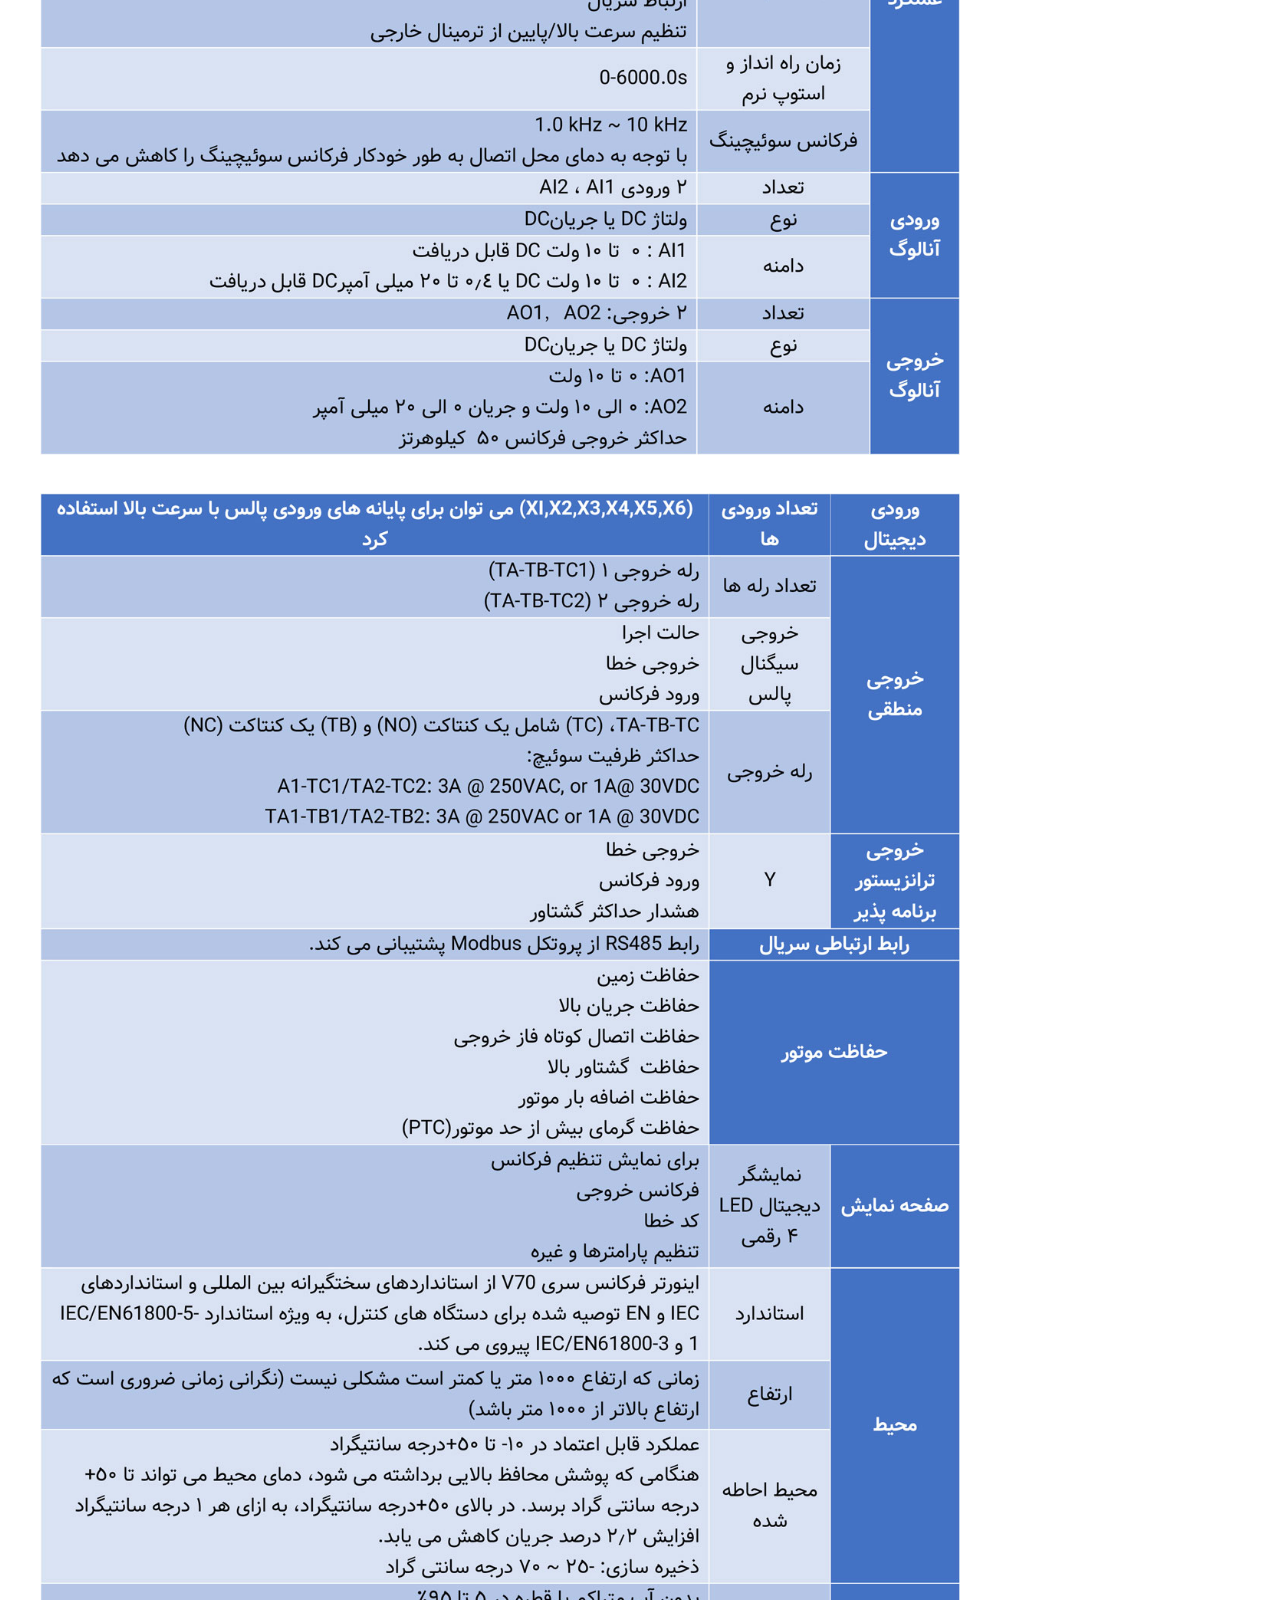
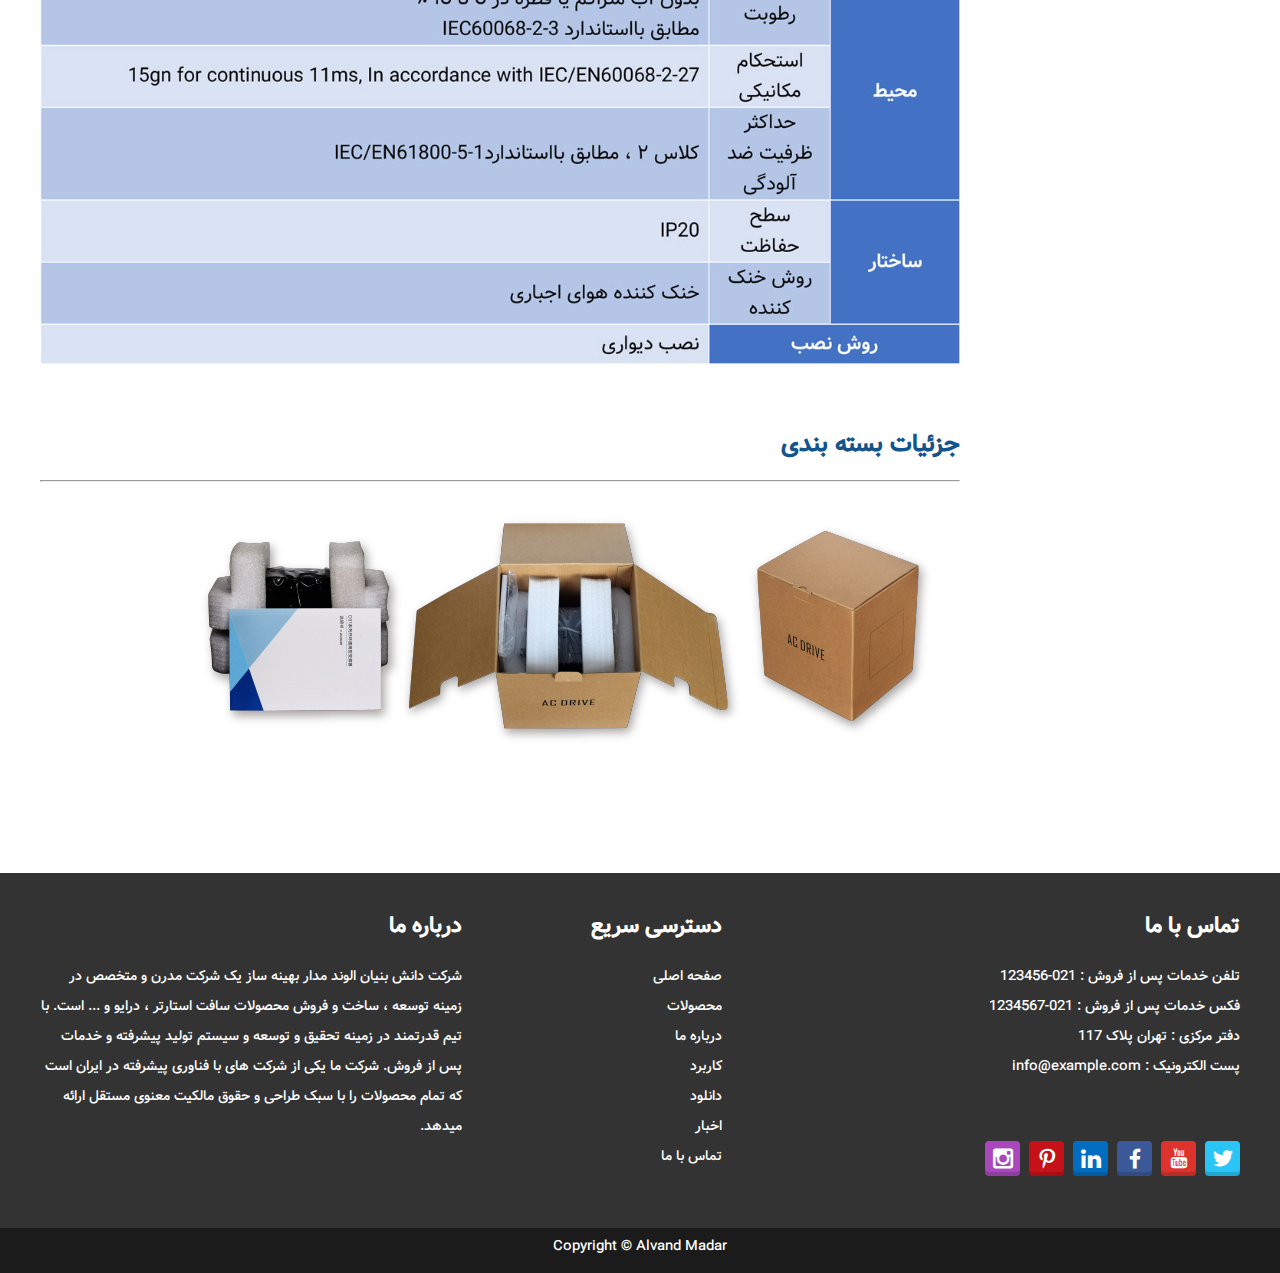
<file: V70.html>
<!DOCTYPE html>
<html lang="fa" dir="rtl">

<head>
	<meta charset="UTF-8">
	<meta name="viewport"
		content="width=device-width, initial-scale=1, maximum-scale=1,minimum-scale=1, user-scalable=no">
	<meta http-equiv="X-UA-Compatible" content="IE=edge,chrome=1">
	<meta name="renderer" content="webkit">
	<meta content="telephone=no" name="format-detection" />
	<title>اینورتر فرکانس خورشیدی سری V70</title>
	<meta name="keywords" content="اینورتر فرکانس خورشیدی سری V70" />
	<meta name="description"
		content="VFD خورشیدی سری V70،  دارای عملکرد عالی MPPT است که میتواند راندمان را  به 99.9٪ برساند  همچنین  نور را به طور خودکار ...">
	<link rel="shortcut icon" href="images/upload/favicon.ico" />

	<link rel="canonical" href="V70.html">

	<link rel="alternate" hreflang="en" href="https://en.example.com/V70.html" />
	<link rel="alternate" hreflang="fa" href="V70.html" />

	<link rel="stylesheet" href="css/main.css">
	<script src="js/jquery-1.11.3.min.js"></script>

	<meta property="og:url" content="https://example.com/V70.html" />
	<meta property="og:title" content="اینورتر فرکانس خورشیدی سری V70" />
	<meta property="og:description"
		content="VFD خورشیدی سری V70،  دارای عملکرد عالی MPPT است که میتواند راندمان را  به 99.9٪ برساند  همچنین  نور را به طور خودکار ..." />
	<meta property="og:image" content="https://example.com/images/product/v70.jpg" />
	<meta property="og:type" content="website" />

	<script type="application/ld+json">
		{
		  "@context": "https://schema.org/", 
		  "@type": "BreadcrumbList", 
		  "itemListElement": [{
			"@type": "ListItem", 
			"position": 1, 
			"name": "خانه",
			"item": "https://example.com/"  
		  },{
			"@type": "ListItem", 
			"position": 2, 
			"name": "محصولات",
			"item": "https://example.com/product.html"  
		  },{
			"@type": "ListItem", 
			"position": 3, 
			"name": "درایو فرکانس متغیر",
			"item": "https://example.com/product-list-variable-frequency-drive.html"  
		  }]
		}
	</script>
</head>


<body>
	<div class="n-nav">
		<div class="n-nav-icon">
			<i class="iconfont icon-liebiao"></i>
		</div>
		<div class="n-nav-body">
			<form method="get" action="">
				<div class="box-search">
					<input type="text" placeholder="جستجو..." value="" name="keyword" class="item-input" />
					<input type="submit" value="" class="item-submit" />
					<i class="iconfont icon-search"></i>
				</div>
			</form>

			<ul class="box-list">
				<li>
					<a href="index.html">خانه</a>
				</li>

				<li>
					<a href="about-us.html">درباره ما</a>
				</li>

				<li class="active">
					<a href="product.html">محصولات</a>
					<i class="has-next"></i>
					<ul class="yiji-list">
						<li>
							<a href="product-list-soft-starter.html">سافت استارتر</a>
							<i class="has-next"></i>

							<ul class="erji-list">
								<li>
									<a href="V70.html">سری XA3175</a>
								</li>

								<li>
									<a href="V70.html">سری VS</a>
								</li>
							</ul>
						</li>

						<li>
							<a href="product-list-variable-frequency-drive.html">درایو فرکانس متغیر</a>
							<i class="has-next"></i>
							<ul class="erji-list">
								<li>
									<a href="V70.html">سری VHD</a>
								</li>

								<li>
									<a href="V70.html">سری V70</a>
								</li>

								<li>
									<a href="V70.html">سری V74</a>
								</li>

								<li>
									<a href="V70.html">سری V75</a>
								</li>

								<li>
									<a href="V70.html">سری V76</a>
								</li>
							</ul>
						</li>
					</ul>
				</li>

				<li>
					<a href="application.html">کاربرد</a>
				</li>

				<li>
					<a href="download.html">دانلود</a>
				</li>

				<li>
					<a href="news.html">اخبار</a>
				</li>

				<li>
					<a href="contact-us.html">تماس با ما</a>
				</li>
			</ul>
		</div>
	</div>

	<!-- ------------------------------ header ------------------------------ -->
	<header class="header">
		<div class="h-top">
			<div class="wp fix">
				<p class="pull-right item-text">کلمات کلیدی : سافت استارتر،درایو فرکانس متغیر</p>
				<div class="langbox pull-left">
					<a class="j-nextshow current-lang" href="javascript:void(0);" title="persian">فارسی</a>
					<div class="lang-list">
						<a href="V70.html" title="persian" target="_blank">فارسی</a>
						<a href="https://en.example.com/V70.html" title="English" target="_blank">English</a>
					</div>
				</div>

				<div class="h-follow pull-left" style="padding-left: 50px;">
					<a href="https://www.pinterest.com/" target="_blank" rel="nofollow"><i
							class="iconfont icon-pinterest"></i></a>
					<a href="https://www.facebook.com/" target="_blank" rel="nofollow"><i
							class="iconfont icon-facebook"></i></a>
					<a href="https://www.youtube.com/" target="_blank" rel="nofollow"><i
							class="iconfont icon-youtube"></i></a>
					<a href="https://www.twitter.com/Twitter/" target="_blank" rel="nofollow"><i
							class="iconfont icon-twitter"></i></a>
					<a href="https://www.linkedin.com/" target="_blank" rel="nofollow"><i
							class="iconfont icon-linkedin"></i></a>
					<a href="https://www.instagram.com/" target="_blank" rel="nofollow"><i
							class="iconfont icon-insgram"></i></a>
				</div>

				<p class="pull-left item-text">ایمیل :
					<a href="mailto:info@example.com">
						<span style="display:inline-block; direction:rtl">info@example.com</span>
					</a>
				</p>
			</div>
		</div>

		<div class="h-bot">
			<div class="wp fix">
				<div class="pull-left search ">
					<span class="search-icon j-nextshow">
						<i class="iconfont icon-icon_search"></i>
					</span>

					<div class="search-box">
						<form id="searchForm" name="searchForm" action="https://google.com/search">
							<input class="search-input" name="q" type="text" placeholder="جستجو..." maxlength="200" />
							<input name="q" type="hidden" value="site:example.com" />
							<input type="submit" class="search-submit" value=" " />
							<i class="iconfont icon-icon_search"></i>
						</form>
					</div>
				</div>

				<div class="logo">
					<a href="index.html" class="logo-a">
						<span style="display: block; position: relative; height: 0px; padding-bottom: 40%">
							<img src="images/upload/logo.png" alt="لوگوی الوند مدار"
								style="position: absolute; max-width: 100%; max-height: 100%; left: 50%; top: 50%; transform: translate(-50%,-50%)">
						</span>
					</a>
				</div>

				<ul class="navlist fix">
					<li>
						<a href="index.html" title="Home">خانه</a>
					</li>

					<li>
						<a href="about-us.html" title="About Us">درباره ما</a>
					</li>

					<li class="nav-active">
						<a href="product.html" title="Products">محصولات</a>
						<ul class="yiji">
							<li>
								<a href="product-list-soft-starter.html">سافت استارتر</a>
								<ul class="erji">
									<li>
										<a href="V70.html">سری XA3175</a>
									</li>

									<li>
										<a href="V70.html">سری VS</a>
									</li>
								</ul>
							</li>

							<li>
								<a href="product-list-variable-frequency-drive.html" title="درایو فرکانس متغیر">درایو
									فرکانس متغیر</a>

								<ul class="erji">
									<li>
										<a href="V70.html" title="سری VHD">سری VHD</a>
									</li>

									<li>
										<a href="V70.html" title="سری V70">سری V70</a>
									</li>

									<li>
										<a href="V70.html" title="سری V74">سری V74</a>
									</li>

									<li>
										<a href="V70.html" title="سری V75">سری V75</a>
									</li>

									<li>
										<a href="V70.html" title="سری V76">سری V76</a>
									</li>

								</ul>
							</li>

							<li>
								<a href="product-list-telemetry.html">تله متری</a>
								<ul class="erji">
									<li>
										<a href="V70.html">مدل AS20</a>
									</li>
									<li>
										<a href="V70.html">مدل AS60</a>
									</li>
									<li>
										<a href="V70.html">مدل DP60</a>
									</li>
								</ul>
							</li>

							<li>
								<a href="#">مانیتورینگ</a>
							</li>

						</ul>
					</li>

					<li>
						<a href="application.html" title="کاربرد">کاربرد</a>
					</li>

					<li>
						<a href="download.html" title="دانلود">دانلود</a>
					</li>

					<li>
						<a href="news.html" title="اخبار">اخبار</a>
					</li>

					<li>
						<a href="contact-us.html" title="تماس با ما">تماس با ما</a>
					</li>
				</ul>
			</div>
		</div>
	</header>
	<!-- header end -->



	<div class="bread">
		<div class="item-top">
			<div class="wp">
				<span class="item-title1">سری V70</span>
			</div>
		</div>
		<div class="wp">
			<p class="item-title"> <a href="index.html" style="display:inline-block; direction:ltr;">خانه</a>
				> <a href="product.html" style="display:inline-block; direction:ltr;">محصولات</a>
				> <a href="product-list-variable-frequency-drive.html"
					style="display:inline-block; direction:ltr;">درایو فرکانس متغیر</a>
				> <span style="display:inline-block; direction:ltr;">V70 سری</span>
			</p>
		</div>
	</div>

	<div class="page_wrap">
		<div class="wp">
			<div class="main fix">

				<div class="box-main pull-left">
					<div class="m-prob1 m-prob">
						<div class="prob-pic">
							<div class="prob-pic-big">
								<a class="prob-pic-big-img jqzoom" href="images/product/v70.jpg" rel="gal1">
									<img class="img" src="images/product/v70.jpg"
										alt="V70 Series Solar frequency inverter"
										title="V70 Series Solar frequency inverter" />
								</a>
							</div>



							<div class="prob-pic-small">
								<span class="prob-pic-btn prev"><i class="iconfont icon-left16"></i></span>
								<span class="prob-pic-btn next"><i class="iconfont icon-right16"></i></span>

								<div class="prob-pic-list">
									<ul>
										<li>
											<div class="prob-pic-item">
												<a class="item-pics zoomThumbActive active"
													rel="{gallery: 'gal1', smallimage: '/images/product/v70.jpg',largeimage: '/images/product/v70.jpg'}">
													<img src="images/product/v70.jpg"
														alt="V70 Series Solar frequency inverter"
														title="V70 Series Solar frequency inverter">
												</a>
											</div>
										</li>

										<li>
											<div class="prob-pic-item">
												<a class="item-pics zoomThumbActive active"
													rel="{gallery: 'gal1', smallimage: '/images/product/v70-1.jpg',largeimage: '/images/product/v70-1.jpg'}">
													<img src="images/product/v70-1.jpg"
														alt="V70 Series Solar frequency inverter"
														title="V70 Series Solar frequency inverter">
												</a>
											</div>
										</li>

										<li>
											<div class="prob-pic-item">
												<a class="item-pics zoomThumbActive active"
													rel="{gallery: 'gal1', smallimage: '/images/product/v70-2.jpg',largeimage: '/images/product/v70-2.jpg'}">
													<img src="images/product/v70-2.jpg"
														alt="V70 Series Solar frequency inverter"
														title="V70 Series Solar frequency inverter">
												</a>
											</div>
										</li>

										<li>
											<div class="prob-pic-item">
												<a class="item-pics zoomThumbActive active"
													rel="{gallery: 'gal1', smallimage: '/images/product/v70-3.jpg',largeimage: '/images/product/v70-3.jpg'}">
													<img src="images/product/v70-3.jpg"
														alt="V70 Series Solar frequency inverter"
														title="V70 Series Solar frequency inverter">
												</a>
											</div>
										</li>

										<li>
											<div class="prob-pic-item">
												<a class="item-pics zoomThumbActive active"
													rel="{gallery: 'gal1', smallimage: '/images/product/v70-4.jpg',largeimage: '/images/product/v70-4.jpg'}">
													<img src="images/product/v70-4.jpg"
														alt="V70 Series Solar frequency inverter"
														title="V70 Series Solar frequency inverter">
												</a>
											</div>
										</li>

										<li>
											<div class="prob-pic-item">
												<a class="item-pics zoomThumbActive active"
													rel="{gallery: 'gal1', smallimage: '/images/product/v70-5.jpg',largeimage: '/images/product/v70-5.jpg'}">
													<img src="images/product/v70-5.jpg"
														alt="V70 Series Solar frequency inverter"
														title="V70 Series Solar frequency inverter">
												</a>
											</div>
										</li>

										<li>
											<div class="prob-pic-item">
												<a class="item-pics zoomThumbActive active"
													rel="{gallery: 'gal1', smallimage: '/images/product/v70-6.jpg',largeimage: '/images/product/v70-6.jpg'}">
													<img src="images/product/v70-6.jpg"
														alt="V70 Series Solar frequency inverter"
														title="V70 Series Solar frequency inverter">
												</a>
											</div>
										</li>

										<li>
											<div class="prob-pic-item">
												<a class="item-pics zoomThumbActive active"
													rel="{gallery: 'gal1', smallimage: '/images/product/v70-7.jpg',largeimage: '/images/product/v70-7.jpg'}">
													<img src="images/product/v70-7.jpg"
														alt="V70 Series Solar frequency inverter"
														title="V70 Series Solar frequency inverter">
												</a>
											</div>
										</li>

										<li>
											<div class="prob-pic-item">
												<a class="item-pics zoomThumbActive active"
													rel="{gallery: 'gal1', smallimage: '/images/product/v70-8.jpg',largeimage: '/images/product/v70-8.jpg'}">
													<img src="images/product/v70-8.jpg"
														alt="V70 Series Solar frequency inverter"
														title="V70 Series Solar frequency inverter">
												</a>
											</div>
										</li>


									</ul>
								</div>
							</div>
							<div class="clear"></div>
						</div>

						<script src="js/jquery.jqzoom.js"></script>
						<script src="js/pro.js"></script>
						<div class="m-propic m-propic2">
							<a class="box-btn prev" href="javascript:void(0);"><i class="iconfont icon-left16"></i></a>
							<a class="box-btn next" href="javascript:void(0);"><i class="iconfont icon-right16"></i></a>
							<div class="box-list">
								<ul>
									<li class="list-item">
										<p class="item-pic"><img src="images/product/v70.jpg"
												alt="V70 Series Solar frequency inverter"
												title="V70 Series Solar frequency inverter"></p>
									</li>

									<li class="list-item">
										<p class="item-pic"><img src="images/product/v70-1.jpg"
												alt="V70 Series Solar frequency inverter"
												title="V70 Series Solar frequency inverter"></p>
									</li>

									<li class="list-item">
										<p class="item-pic"><img src="images/product/v70-2.jpg"
												alt="V70 Series Solar frequency inverter"
												title="V70 Series Solar frequency inverter"></p>
									</li>

									<li class="list-item">
										<p class="item-pic"><img src="images/product/v70-3.jpg"
												alt="V70 Series Solar frequency inverter"
												title="V70 Series Solar frequency inverter"></p>
									</li>

									<li class="list-item">
										<p class="item-pic"><img src="images/product/v70-4.jpg"
												alt="V70 Series Solar frequency inverter"
												title="V70 Series Solar frequency inverter"></p>
									</li>

									<li class="list-item">
										<p class="item-pic"><img src="images/product/v70-5.jpg"
												alt="V70 Series Solar frequency inverter"
												title="V70 Series Solar frequency inverter"></p>
									</li>

									<li class="list-item">
										<p class="item-pic"><img src="images/product/v70-6.jpg"
												alt="V70 Series Solar frequency inverter"
												title="V70 Series Solar frequency inverter"></p>
									</li>

									<li class="list-item">
										<p class="item-pic"><img src="images/product/v70-7.jpg"
												alt="V70 Series Solar frequency inverter"
												title="V70 Series Solar frequency inverter"></p>
									</li>

									<li class="list-item">
										<p class="item-pic"><img src="images/product/v70-8.jpg"
												alt="V70 Series Solar frequency inverter"
												title="V70 Series Solar frequency inverter"></p>
									</li>
								</ul>
							</div>
						</div>


						<div class="pro-info pull-left">
							<h1 class="item-title"> اینورتر فرکانس خورشیدی سری V70 </h1>
							<div class="item-desc">
								اینورتر خورشیدی از انرژی خورشیدی به عنوان نیرو برای هدایت پمپ های آب برای پمپاژ آب از
								چاه ها, رودخانه ها, دریاچه ها, مخازن و ... استفاده می کند، این سیستم عمدتاً شامل سه بخش
								است: پنل خورشیدی , اینورتر خورشیدی و پمپ آب
							</div>
							<div class="pro-share"> <span class="share-title"> اشتراک گذاری: </span>
								<div class="share-pic">
									<script type="text/javascript" async
										src="js/addthis_widget.js#pubid=ra-5c36ba4cc441e256"></script>
									<div class="addthis_inline_share_toolbox_d1ka"></div>
								</div>
							</div>
						</div>


						<div class="clear"></div>
					</div>
					<div class="pro2-tab">
						<p class="xuanzhong">توضیحات محصول</p>
						<div class="tab-content">
							<p><strong><span style="background: rgb(255, 255, 255); font-size: 16px;">
								<h2>درایو چیست؟</h2><br>
								درایو فرکانس متغیر یا Variable Frequency Drive که به صورت مخفف VFD نامیده می
								شود، نوعی کنترل کننده موتور است که با تغییر دادن فرکانس و ولتاژ اعمال شده به
								الکتروموتور آن را به گردش در می آورد. نامهای دیگر VFD ، درایو سرعت متغیر، درایو
								سرعت قابل تنظیم، درایو فرکانس قابل تنظیم، درایو AC، میکرودرایو و اینورتر هستند.
								فرکانس (یا هرتز) به طور مستقیم با سرعت موتور (RPM) مرتبط است. به عبارت دیگر،
								تغییرفرکانس بیشتر باعث گردش موتور و تغییر سرعت موتور(RPM)می شود.
								اگر نیاز دارید که موتور الکتریکی خارج از سرعت کامل نامی خود کار کند از VFD
								استفاده کنید تا با کاهش ولتاژ و فرکانس مطابق با نیازهای باراز موتور های الکتریکی
								بهره ببرید. پس VFD به آسانی به وسیله فرکانس و ولتاژ، سرعت را افزایش یا کاهش
								میدهد و منطبق با نیازهای ما کارمی کند.
								<br><br>
								<h2>چرا از یک VFD استفاده می کنیم؟</h2><br>

								<ul>
									<li>1- تنظیم سرعت موتور(RPM) با توجه به بار</li>
									<li>2- افزایش عمر اجزای دوار به دلیل سرعت راه اندازی کمتر</li>
									<li>3- کاهش مصرف انرژی خصوصا در سرعت های پایین</li>
									<li>4- قابلیت ترمز با کاهش تلفات</li>
									<li>5- قابلیت اتصال به شبکه های صنعتی مانند PROFIBUS</li>
									<li>6- قابلیت صدور فرمان بر اساس کنترل کننده PID</li>
									<li>7- قابیت کنترل و صدور فرمان از طریق کامپیوتر</li>
									<li>8- کاهش مقدار نویز و لرزش</li>
									<li>9- کاهش تنش های حرارتی و مکانیکی</li>
								</ul>
							</span></strong></p>
							<p>
								<img alt="v70-9" src="images/product/v70-9.jpg" />
								<img alt="v70-10" src="images/product/v70-10.jpg" />
								<img alt="v70-11" src="images/product/v70-11.jpg" />
							</p>

							<br><br>
							<h2>ویژگی های VFD سری V70</h2><br>
							<ul>
								<li>ورودی 80 الی  800 ولت DC</li>
								<li>راه اندازی پمپ های KW 0.75 الی 160KW  با ولتاژ 100 الی V380 AC</li>
								<li>دارای عملکرد ردیابی حداکثر نقطه توان (MPPT) با راندمان 99.9٪ درصد</li>
								<li>حفاظت از خشک کار کردن موتور (UNDER LOAD)</li>
								<li>حفاظت حداکثر از جریان موتور</li>
								<li>حفاظت از توان ورودی درایو</li>
								<li>حفاظت از فرکانس توقف پایین</li>
								<li>منحنی عملکرد PQ (قدرت/جریان) امکان محاسبه جریان خروجی از پمپ را فراهم می کند.</li>
								<li>کنترل دیجیتال تمام اتوماتیک در ذخیره سازی داده ها و عملکردهای حفاظتی</li>
								<li>ماژول قدرت هوشمند(IPM)در مدار اصلی</li>
								<li>پشتیبانی از صفحه نمایشگر LED و کنترل از راه دور</li>
								<li>پشتیبانی از ورودی منبع تغذیه دوگانه  AC و DC</li>
								<li>سنسور تشخیص کمبود آب و عملکرد کنترل سطح آب</li>
								<li>دمای محیط برای استفاده از درایو  -10˚ الی +50˚ درجه ساتی گراد</li>
							</ul>
							

							

							<br>

							<p class="xuanzhong">مشخصات فنی</p>
							<p>
								<img alt="t70" src="images/product/t70.jpg" />
								<br><br>
								<img alt="t70" src="images/product/t70-1.jpg" />
							</p>

							<br><br>

							<p class="xuanzhong">جزئیات بسته بندی</p>

							<hr />
							<p><img alt="V70" src="images/allpro.jpg" title="V70" /></p>

						</div>
					</div>
				</div>


				<div class="box-slide pull-right">
					<div class="proslide">
						<div class="slidenav-title"><a href="product.html" title="Product Categories">محصولات</a>
						</div>
						<div class="slidenav-title slidenav-title1 j-nextshow">
							<p>محصولات</p>
							<div class="proslide_menubtn"> <span class="one"></span> <span class='two'></span> <span
									class="three"></span> </div>
						</div>

						<ul class="slidenav-list">
							<li>
								<a href="product-list-soft-starter.html" title="سافت استارتر">
									<i class="iconfont icon-left10"></i>سافت استارتر
								</a>
							</li>

							<li class="active"> <a href="product-list-variable-frequency-drive.html"
									title="درایو فرکانس متغیر"><i class="iconfont icon-right10"></i>درایو فرکانس
									متغیر</a>
								<ul class="slidenav-yiji" style=" display:block">
									<li> <a href="V70.html" title="سری VHD">سری VHD</a>
									</li>

									<li class="active1"> <a href="V70.html" title="سری V70">سری V70</a>
									</li>

									<li> <a href="V70.html" title="سری V74">سری V74</a>
									</li>

									<li> <a href="V70.html" title="سری V75">سری V75</a>
									</li>

									<li> <a href="V70.html" title="سری V76">سری V76</a>
									</li>
								</ul>
							</li>

							<li>
								<a href="product-list-telemetry.html" title="تله متری">
									<i class="iconfont icon-left10"></i> تله متری
								</a>
							</li>

							<li>
								<a href="#" title="درایو VFD-VSD">
									<i class="iconfont icon-left10"></i> مانیتورینگ
								</a>
							</li>

						</ul>
					</div>
				</div>

			</div>
		</div>
	</div>

	<!-- **********footer********** -->
	<footer class="footer">
		<div class="f-top wp">
			<!-- 1 -->
			<div class="flist1">
				<p class="footer-title">درباره ما</p>
				<p>شرکت دانش بنیان الوند مدار بهینه ساز یک شرکت مدرن و متخصص در زمینه توسعه ، ساخت و فروش محصولات سافت
					استارتر ، درایو و ... است. با تیم قدرتمند در زمینه تحقیق و توسعه و سیستم تولید پیشرفته و خدمات پس از
					فروش. شرکت ما یکی از شرکت های با فناوری پیشرفته در ایران است که تمام محصولات را با سبک طراحی و حقوق
					مالکیت معنوی مستقل ارائه میدهد.</p>
			</div>
			<!-- 1 -->

			<!-- 2 -->
			<div class="flist2">
				<p class="footer-title">دسترسی سریع</p>
				<ul>
					<li><a href="index.html" title="صفحه اصلی">صفحه اصلی</a></li>
					<li><a href="product.html" title="محصولات">محصولات</a></li>
					<li><a href="about-us.html" title="درباره ما">درباره ما</a></li>
					<li><a href="application.html" title="کاربرد">کاربرد</a></li>
					<li><a href="download.html" title="دانلود">دانلود</a></li>
					<li><a href="news.html" title="اخبار">اخبار</a></li>
					<li><a href="contact-us.html" title="تماس با ما">تماس با ما</a></li>
				</ul>
			</div>
			<!-- 2 -->

			<div class="clearf"></div>

			<!-- 3 -->
			<div class="flist3">
				<p class="footer-title">تماس با ما</p>
				<ul>
					<li>تلفن خدمات پس از فروش : 021-123456</li>
					<li>فکس خدمات پس از فروش : 021-1234567</li>
					<li>دفتر مرکزی : تهران پلاک 117</li>
					<li>پست الکترونیک :
						<a href="mailto:info@example.com">
							<span style="display:inline-block; direction:ltr">info@example.com</span>
						</a>
					</li>
				</ul>

				<div class="fix f-follow">
					<a href="https://www.twitter.com/" target="_blank" rel="nofollow">
						<i class="iconfont icon-twitter1"></i>
					</a>

					<a href="https://www.youtube.com/" target="_blank" rel="nofollow">
						<i class="iconfont icon-youtube1"></i>
					</a>

					<a href="https://www.facebook.com/" target="_blank" rel="nofollow">
						<i class="iconfont icon-facebook1"></i>
					</a>

					<a href="https://www.linkedin.com/" target="_blank" rel="nofollow">
						<i class="iconfont icon-linkedin1"></i>
					</a>

					<a href="https://www.pinterest.com/" target="_blank" rel="nofollow">
						<i class="iconfont icon-pinterest1"></i>
					</a>

					<a href="https://www.instagram.com/" target="_blank" rel="nofollow">
						<i class="iconfont icon-instagram"></i>
					</a>
				</div>
			</div>
			<!-- 3 -->
			<div class="clear"></div>
		</div>

		<div class="f-bot">
			<div class="wp">
				<div class="fix f-follow">
					<a href="https://www.twitter.com/" target="_blank" rel="nofollow">
						<i class="iconfont icon-twitter1"></i>
					</a>

					<a href="https://www.youtube.com/" target="_blank" rel="nofollow">
						<i class="iconfont icon-youtube1"></i>
					</a>

					<a href="https://www.facebook.com/" target="_blank" rel="nofollow">
						<i class="iconfont icon-facebook1"></i>
					</a>

					<a href="https://www.linkedin.com/" target="_blank" rel="nofollow">
						<i class="iconfont icon-linkedin1"></i>
					</a>

					<a href="https://www.pinterest.com/" target="_blank" rel="nofollow">
						<i class="iconfont icon-pinterest1"></i>
					</a>

					<a href="https://www.instagram.com/" target="_blank" rel="nofollow">
						<i class="iconfont icon-instagram"></i>
					</a>
				</div>

				<p class="copyright">
					Copyright © Alvand Madar
				</p>
			</div>
		</div>
	</footer>
	<!-- **********footer********** -->

	<a class="returntop" id="j-gotop" href="javascript:void(0);">
		<i class="icon iconfont icon-up"></i>
	</a>

	<script type="text/javascript" src="js/main.js"></script>
	<script type="text/javascript" src="js/base.js"></script>

</body>

</html>
</file>
<file: css/main.css>
.returntop{background-color: #C82126;display: none;position: fixed;right: 0px;bottom: 70px; width: 50px;height: 50px;border-radius: 50%;}
.returntop .icon{font-size: 20px;color: #fff;position: absolute;top: 50%;left: 50%;transform: translate(-50%,-50%);}
.returntop:hover{opacity: 0.8;filter: Alpha(opacity=0.8)}

.fs26{
	font-size: 26px!important;
}
.fs20{
	font-size: 20px!important;
}
.news-details .news-content .news-content-title2 p span{
	display: flex;
	align-items: center;
}


.zoomPad {
    position: relative;
    float: left;
    z-index: 99;
    cursor: crosshair;
}


.zoomPreload {
    -moz-opacity: 0.8;
    opacity: 0.8;
    filter: alpha(opacity=80);
    color: #333;
    font-size: 12px;
    font-family: Tahoma;
    text-decoration: none;
    border: 1px solid #CCC;
    background-color: white;
    padding: 8px;
    text-align: center;
    background-image: url(../images/zoomloader.gif);
    background-repeat: no-repeat;
    background-position: 43px 30px;
    z-index: 110;
    width: 90px;
    height: 43px;
    position: absolute;
    top: 0px;
    left: 0px;
    *width: 100px;
    *height: 49px;
}


.zoomPup {
    overflow: hidden;
    background-color: #FFF;
    -moz-opacity: 0.6;
    opacity: 0.6;
    filter: alpha(opacity=60);
    z-index: 120;
    position: absolute;
    border: 1px solid #CCC;
    z-index: 101;
    cursor: crosshair;
}


.zoomOverlay {
    position: absolute;
    left: 0px;
    top: 0px;
    background: #FFF;
    /*opacity:0.5;*/
    z-index: 5000;
    width: 100%;
    height: 100%;
    display: none;
    z-index: 101;
}

.zoomWindow {
    position: absolute;
    left: 110%;
    top: 40px;
    background: #FFF;
    z-index: 6000;
    height: auto;
    z-index: 10000;
    z-index: 110;
}

.zoomWrapper {
    position: relative;
    border: 1px solid #D6D6D6;
    z-index: 110;
}

.zoomWrapperTitle {
    display: block;
    background: #D6D6D6;
    color: #FFF;
    height: 18px;
    line-height: 18px;
    width: 100%;
    overflow: hidden;
    text-align: center;
    font-size: 10px;
    position: absolute;
    top: 0px;
    left: 0px;
    z-index: 120;
    -moz-opacity: 0.6;
    opacity: 0.6;
    filter: alpha(opacity=60);
}

.zoomWrapperImage {
    display: block;
    position: relative;
    overflow: hidden;
    z-index: 110;

}

.zoomWrapperImage img {
    border: 0px;
    display: block;
    position: absolute;
    z-index: 101;
}

.zoomIframe {
    z-index: -1;
    filter: alpha(opacity=0);
    -moz-opacity: 0.80;
    opacity: 0.80;
    position: absolute;
    display: block;
}

/*********************************************************
/ When clicking on thumbs jqzoom will add the class
/ "zoomThumbActive" on the anchor selected
/*********************************************************/

#baguetteBox-overlay {
    display: none;
    opacity: 0;
    position: fixed;
    overflow: hidden;
    top: 0;
    left: 0;
    width: 100%;
    height: 100%;
    background-color: #222;
    background-color: rgba(0, 0, 0, 0.8);
    -webkit-transition: opacity .5s ease;
    -o-transition: opacity .5s ease;
    -moz-transition: opacity .5s ease;
    transition: opacity .5s ease;
    z-index: 99999999999999999999999999999999999999;
}

#baguetteBox-overlay.visible {
    opacity: 1;
}

#baguetteBox-overlay .full-image {
    display: inline-block;
    position: relative;
    width: 100%;
    height: 100%;
    text-align: center;
}

#baguetteBox-overlay .full-image figure {
    display: inline;
    margin: 0;
    height: 100%;
}

#baguetteBox-overlay .full-image img {
    display: inline-block;
    width: auto;
    height: auto;
    max-height: 100%;
    max-width: 100%;
    vertical-align: middle;
    -webkit-box-shadow: 0 0 8px rgba(0, 0, 0, 0.6);
    box-shadow: 0 0 8px rgba(0, 0, 0, 0.6);
}

#baguetteBox-overlay .full-image figcaption {
    display: block;
    position: absolute;
    bottom: 0;
    width: 100%;
    text-align: center;
    line-height: 1.8;
    color: #ccc;
    background-color: #000;
    background-color: rgba(0, 0, 0, 0.6);
}

#baguetteBox-overlay .full-image:before {
    content: "";
    display: inline-block;
    height: 50%;
    width: 1px;
    margin-right: -1px;
}

#baguetteBox-slider {
    position: absolute;
    left: 0;
    top: 0;
    height: 100%;
    width: 100%;
    white-space: nowrap;
    -webkit-transition: left .4s ease, -webkit-transform .4s ease;
    transition: left .4s ease, -webkit-transform .4s ease;
    -o-transition: left .4s ease, -o-transform .4s ease;
    -moz-transition: left .4s ease, transform .4s ease, -moz-transform .4s ease;
    transition: left .4s ease, transform .4s ease;
    transition: left .4s ease, transform .4s ease, -webkit-transform .4s ease, -moz-transform .4s ease, -o-transform .4s ease;
    transition: left .4s ease, transform .4s ease, -webkit-transform .4s ease;
}

#baguetteBox-slider.bounce-from-right {
    -webkit-animation: bounceFromRight .4s ease-out;
    -moz-animation: bounceFromRight .4s ease-out;
    animation: bounceFromRight .4s ease-out;
}

#baguetteBox-slider.bounce-from-left {
    -webkit-animation: bounceFromLeft .4s ease-out;
    -moz-animation: bounceFromLeft .4s ease-out;
    animation: bounceFromLeft .4s ease-out;
}

.baguetteBox-button#next-button, .baguetteBox-button#previous-button {
    top: 50%;
    top: -webkit-calc(50% - 30px);
    top: -moz-calc(50% - 30px);
    top: calc(50% - 30px);
    width: 44px;
    height: 60px;
}

.baguetteBox-button {
    position: absolute;
    cursor: pointer;
    outline: 0;
    padding: 0;
    margin: 0;
    border: 0;
    border-radius: 15%;
    background-color: #323232;
    background-color: rgba(50, 50, 50, 0.5);
    color: #ddd;
    font: 1.6em sans-serif;
    -webkit-transition: background-color .4s ease;
    -o-transition: background-color .4s ease;
    -moz-transition: background-color .4s ease;
    transition: background-color .4s ease;
}

.baguetteBox-button:hover {
    background-color: rgba(50, 50, 50, 0.9);
}

.baguetteBox-button#next-button {
    right: 2%;
    display: block !important;
}

.baguetteBox-button#previous-button {
    left: 2%;
    display: block !important;
}

.baguetteBox-button#close-button {
    top: 20px;
    right: 2%;
    right: -webkit-calc(2% + 6px);
    right: -moz-calc(2% + 6px);
    right: calc(2% + 6px);
    width: 30px;
    height: 30px;
}

.baguetteBox-button svg {
    position: absolute;
    left: 0;
    top: 0;
}

/* CSS Document */
* {
    margin: 0;
    padding: 0;
    -moz-box-sizing: border-box;
    box-sizing: border-box;
}

html {
    font-size: 62.5%;
}

body {
    color: #333;
    font-family: "vazir";
    font-size: 14px;
    font-size: 1.4rem;
    max-width: 1920px;
    margin: 0 auto;
    overflow-x: hidden;
}

img {
    border: none;
}

ul li {
    list-style-type: none;
}

ul, form, p, a, img, table, tr, td, li, dd, dt, dl, span {
    margin: 0;
    padding: 0;
    list-style: none;
}

a {
    text-decoration: none;
    color: #333;
    outline: none;
    -webkit-transition: 0.3s;
    -o-transition: 0.3s;
    -moz-transition: 0.3s;
    transition: 0.3s;
}

h1, h2 {
    margin: 0;
    padding: 0;
}

img {
    max-width: 100%;
    border: 0px solid #ccc;
}

embed, video, iframe {
    max-width: 100%;
}

input[type="submit"], textarea[type="submit"] {
    cursor: pointer;
}

input[type="checkbox"], textarea[type="checkbox"] {
    cursor: pointer;
}

input[type="radio"], textarea[type="radio"] {
    cursor: pointer;
}

input, textarea, select {
    font-family: "vazir";
    font-size: 14px;
    font-size: 1.4rem;
    border: none;
    outline: none;
    background: none;
}

input:focus, textarea:focus, select:focus {
    outline: none;
}

textarea {
    resize: none;
}

.pull-left {
    float: left;
}

.pull-right {
    float: right;
}

.clear {
    clear: both;
}

.fix {
    *zoom: 1;
}

.fix:after, .fix:before {
    display: block;
    content: "clear";
    height: 0;
    clear: both;
    overflow: hidden;
    visibility: hidden;
}

/* html5 */
article, aside, dialog, footer, header, section, footer, nav, figure, menu {
    display: block;
}

ul, form, p, a, img, table, tr, td, ul, li, dd, dt, dl, span, div {
    box-sizing: border-box;
    -moz-box-sizing: border-box;
    -webkit-box-sizing: border-box;
}

input, textarea {
    box-sizing: border-box;
    -moz-box-sizing: border-box;
    -webkit-box-sizing: border-box;
}

::-webkit-input-placeholder {
    color: #999;
    opacity: 1;
}

/* WebKit browsers */
:-o-placeholder {
    color: #999;
    opacity: 1;
}

/* Mozilla Firefox 4 to 18 */
::-moz-placeholder {
    color: #999;
    opacity: 1;
}

/* Mozilla Firefox 19+ */
:-ms-input-placeholder {
    color: #999;
    opacity: 1;
}

/* Internet Explorer 10+ */
::-moz-selection {
    color: #fff;
    background: #13548A;
}

::selection {
    color: #fff;
    background: #13548A;
}

.self-ellipsis {
    overflow: hidden;
    white-space: nowrap;
    text-overflow: ellipsis;
}

.self-ellipsis-2 {
    display: -webkit-box;
    overflow: hidden;
    white-space: normal !important;
    text-overflow: ellipsis;
    word-wrap: break-word;
    -webkit-line-clamp: 2;
    -webkit-box-orient: vertical;
}

.self-ellipsis-3 {
    display: -webkit-box;
    overflow: hidden;
    white-space: normal !important;
    text-overflow: ellipsis;
    word-wrap: break-word;
    -webkit-line-clamp: 3;
    -webkit-box-orient: vertical;
}

.self-ellipsis-4 {
    display: -webkit-box;
    overflow: hidden;
    white-space: normal !important;
    text-overflow: ellipsis;
    word-wrap: break-word;
    -webkit-line-clamp: 4;
    -webkit-box-orient: vertical;
}

.relative {
    position: relative;
}

.absolute {
    position: absolute;
}

.common-vc {
    position: absolute;
    top: 50%;
    transform: translateY(-50%);
    -ms-transform: translateY(-50%);
    -webkit-transform: translateY(-50%);
    -moz-transform: translateY(-50%);
    -o-transform: translateY(-50%);
}

.common-hc {
    position: absolute;
    left: 50%;
    transform: translateX(-50%);
    -ms-transform: translateX(-50%);
    -webkit-transform: translateX(-50%);
    -moz-transform: translateX(-50%);
    -o-transform: translateX(-50%);
}

.common-center {
    position: absolute;
    top: 50%;
    left: 50%;
    transform: translate(-50%, -50%);
    -ms-transform: translate(-50%, -50%);
    -webkit-transform: translate(-50%, -50%);
    -moz-transform: translate(-50%, -50%);
    -o-transform: translate(-50%, -50%);
}

.text-right {
    text-align: right;
}

.text-left {
    text-align: left;
}

.nlazy {
    min-width: 20%;
}

/**/
.email {
    word-break: break-all;
}

.scale-big img {
    -webkit-transition: all 350ms;
    -o-transition: all 350ms;
    -moz-transition: all 350ms;
    transition: all 350ms;
}

.scale-big:hover img {
    -webkit-transform: scale(1.1);
    -moz-transform: scale(1.1);
    -ms-transform: scale(1.1);
    -o-transform: scale(1.1);
    transform: scale(1.1);
}

.scale-small img {
    -webkit-transition: all 350ms;
    -o-transition: all 350ms;
    -moz-transition: all 350ms;
    transition: all 350ms;
    -webkit-transform: scale(1.1);
    -moz-transform: scale(1.1);
    -ms-transform: scale(1.1);
    -o-transform: scale(1.1);
    transform: scale(1.1);
}

.scale-small:hover img {
    -webkit-transform: scale(1);
    -moz-transform: scale(1);
    -ms-transform: scale(1);
    -o-transform: scale(1);
    transform: scale(1);
}

[class*="-item"] .item-pic {
    position: relative;
    display: block;
    text-align: center;
    overflow: hidden;
}

[class*="-item"] .item-pic img {
    display: block !important;
    width: 100%;
}

[class*="-item"] .item-pics {
    position: relative;
    display: block;
    text-align: center;
    overflow: hidden;
}

[class*="-item"] .item-title {
    overflow: hidden;
}

[class*="-item"] .item-title a {
    display: block;
}

[class*="-item"] .item-title a:hover {
    color: #13548A !important;
}

[class*="-item"] .item-subt {
    overflow: hidden;
}

[class*="-item"] .item-subt a {
    display: block;
}

[class*="-item"] .item-subt a:hover {
    color: #13548A !important;
}

[class*="-item"] .item-desc {
    overflow: hidden;
    color: #666;
}

[class*="-item"] .item-desc a {
    display: block;
    color: #666;
}

[class*="-item"] .item-desc a:hover {
    color: #13548A !important;
}

/* @media screen and (min-width:1420px) {.wp {width: 1410px;margin: auto;}}

@media screen and (min-width:1220px) and (max-width:1419px) {.wp {width: 1200px;margin: auto;}} */
.wp {
    width: 1200px;
    margin: auto;
}

@media screen and (min-width: 1220px) {
    .wp {
        width: 1200px;
        margin: auto;
    }
}

@media screen and (min-width: 1000px) and (max-width: 1219px) {
    .wp {
        width: 980px;
        margin: auto;
    }
}

@media screen and (max-width: 999px) {
    .wp {
        width: 95%;
        margin: auto;
    }
}

@media screen and (min-width: 1220px) {
    .no_marginr {
        margin-right: auto !important;
    }

    .no_marginl {
        margin-left: auto !important;
    }
}

@media screen and (min-width: 1000px) and (max-width: 1219px) {
    .no_marginr {
        margin-right: auto !important;
    }

    .no_marginl {
        margin-left: auto !important;
    }
}

.no_margin {
    margin-left: auto !important;
}

@-webkit-keyframes circle {
    0% {
        -webkit-transform: rotate(0deg);
        transform: rotate(0deg);
    }
    25% {
        -webkit-transform: rotate(90deg);
        transform: rotate(90deg);
    }
    50% {
        -webkit-transform: rotate(180deg);
        transform: rotate(180deg);
    }
    75% {
        -webkit-transform: rotate(270deg);
        transform: rotate(270deg);
    }
    100% {
        -webkit-transform: rotate(360deg);
        transform: rotate(360deg);
    }
}

@-moz-keyframes circle {
    0% {
        -moz-transform: rotate(0deg);
        transform: rotate(0deg);
    }
    25% {
        -moz-transform: rotate(90deg);
        transform: rotate(90deg);
    }
    50% {
        -moz-transform: rotate(180deg);
        transform: rotate(180deg);
    }
    75% {
        -moz-transform: rotate(270deg);
        transform: rotate(270deg);
    }
    100% {
        -moz-transform: rotate(360deg);
        transform: rotate(360deg);
    }
}

@keyframes circle {
    0% {
        -webkit-transform: rotate(0deg);
        -moz-transform: rotate(0deg);
        -o-transform: rotate(0deg);
        transform: rotate(0deg);
    }
    25% {
        -webkit-transform: rotate(90deg);
        -moz-transform: rotate(90deg);
        -o-transform: rotate(90deg);
        transform: rotate(90deg);
    }
    50% {
        -webkit-transform: rotate(180deg);
        -moz-transform: rotate(180deg);
        -o-transform: rotate(180deg);
        transform: rotate(180deg);
    }
    75% {
        -webkit-transform: rotate(270deg);
        -moz-transform: rotate(270deg);
        -o-transform: rotate(270deg);
        transform: rotate(270deg);
    }
    100% {
        -webkit-transform: rotate(360deg);
        -moz-transform: rotate(360deg);
        -o-transform: rotate(360deg);
        transform: rotate(360deg);
    }
}

.no_margin {
    margin-left: auto !important;
}

.no_marginr {
    margin-right: auto !important;
}

.no_marginl {
    margin-left: auto !important;
}

.at-resp-share-element .at4-share-count-container {
    text-decoration: none;
    float: right;
    padding-right: 15px;
    line-height: 25px !important;
}

.at-resp-share-element .at-icon {
    width: 24px !important;
    height: 24px !important;
}

.at-style-responsive .at-share-btn {
    padding: 0 !important;
    border-radius: 2px !important;
}

.at-resp-share-element .at-share-btn .at-icon-wrapper {
    width: 24px !important;
    height: 24px !important;
}

.at-resp-share-element .at-share-btn {
    margin-bottom: 0 !important;
    margin-right: 3px !important;
}

.at-resp-share-element .at-icon {
    width: 24px !important;
    height: 24px !important;
}

.at-style-responsive .at-share-btn {
    padding: 0 !important;
    border-radius: 2px !important;
}

.at-resp-share-element .at-share-btn .at-icon-wrapper {
    width: 24px !important;
    height: 24px !important;
}

.at-resp-share-element .at-share-btn {
    margin-bottom: 0 !important;
    margin-right: 3px !important;
}

.item-table {
    display: table;
    table-layout: fixed;
    width: 100%;
    height: 100%;
}

.item-cell {
    display: table-cell;
    width: 100%;
    height: 100%;
    vertical-align: middle;
}

/* .an-btn1 start */
.an-btn1 {
    position: relative;
    z-index: 1;
    overflow: hidden;
    -webkit-transition: background 0.4s linear, color 0.3s linear;
    -o-transition: background 0.4s linear, color 0.3s linear;
    -moz-transition: background 0.4s linear, color 0.3s linear;
    transition: background 0.4s linear, color 0.3s linear;
}

.an-btn1:before {
    position: absolute;
    top: 50%;
    left: 50%;
    width: 120%;
    height: 50%;
    opacity: 0;
    filter: alpha(opacity=0);
    -ms-filter: "progid:DXImageTransform.Microsoft.Alpha(Opacity=0)";
    z-index: -1;
    content: '';
    background: #13548A;
    -webkit-transition: all 0.4s linear 0s;
    -o-transition: all 0.4s linear 0s;
    -moz-transition: all 0.4s linear 0s;
    transition: all 0.4s linear 0s;
    -webkit-transform: translateX(-50%) translateY(-50%) rotate(45deg);
    -moz-transform: translateX(-50%) translateY(-50%) rotate(45deg);
    -ms-transform: translateX(-50%) translateY(-50%) rotate(45deg);
    -o-transform: translateX(-50%) translateY(-50%) rotate(45deg);
    transform: translateX(-50%) translateY(-50%) rotate(45deg);
}

.an-btn1 .iconfont {
    -webkit-transition: all .5s;
    -o-transition: all .5s;
    -moz-transition: all .5s;
    transition: all .5s;
}

.an-btn1:hover {
    border-color: #13548A !important;
    background-color: #13548A \9;
    color: #fff !important;
}

.an-btn1:hover .iconfont {
    color: #fff !important;
}

.an-btn1:hover:before {
    height: 500%;
    opacity: 1;
    filter: alpha(opacity=100);
    -ms-filter: "progid:DXImageTransform.Microsoft.Alpha(Opacity=100)";
}

/* .an-btn1 end */
/* .an-btn2 start */
.an-btn2 {
    position: relative;
    z-index: 1;
    overflow: hidden;
    -webkit-transition: background 0.4s linear, color 0.3s linear;
    -o-transition: background 0.4s linear, color 0.3s linear;
    -moz-transition: background 0.4s linear, color 0.3s linear;
    transition: background 0.4s linear, color 0.3s linear;
}

.an-btn2:before {
    position: absolute;
    top: 50%;
    left: 50%;
    width: 120%;
    height: 50%;
    opacity: 0;
    filter: alpha(opacity=0);
    -ms-filter: "progid:DXImageTransform.Microsoft.Alpha(Opacity=0)";
    z-index: -1;
    content: '';
    background: #fff;
    -webkit-transition: all 0.4s linear 0s;
    -o-transition: all 0.4s linear 0s;
    -moz-transition: all 0.4s linear 0s;
    transition: all 0.4s linear 0s;
    -webkit-transform: translateX(-50%) translateY(-50%) rotate(45deg);
    -moz-transform: translateX(-50%) translateY(-50%) rotate(45deg);
    -ms-transform: translateX(-50%) translateY(-50%) rotate(45deg);
    -o-transform: translateX(-50%) translateY(-50%) rotate(45deg);
    transform: translateX(-50%) translateY(-50%) rotate(45deg);
}

.an-btn2 .iconfont {
    -webkit-transition: all .5s;
    -o-transition: all .5s;
    -moz-transition: all .5s;
    transition: all .5s;
}

.an-btn2:hover {
    border-color: #13548A !important;
    background-color: #fff \9;
    color: #13548A !important;
}

.an-btn2:hover .iconfont {
    color: #13548A !important;
}

.an-btn2:hover:before {
    height: 500%;
    opacity: 1;
    filter: alpha(opacity=100);
    -ms-filter: "progid:DXImageTransform.Microsoft.Alpha(Opacity=100)";
}

/* .an-btn2 end */
@media screen and (min-width: 992px) {
    .an-bd1 .item-backdrop {
        position: absolute;
        left: 0px;
        top: 0px;
        bottom: 0;
        right: 0;
        -webkit-transition: all 900ms ease;
        -o-transition: all 900ms ease;
        -moz-transition: all 900ms ease;
        transition: all 900ms ease;
        -webkit-transition: -webkit-transform 0.4s ease;
        transition: -webkit-transform 0.4s ease;
        -o-transition: -o-transform 0.4s ease;
        -moz-transition: transform 0.4s ease, -moz-transform 0.4s ease;
        transition: transform 0.4s ease;
        transition: transform 0.4s ease, -webkit-transform 0.4s ease, -moz-transform 0.4s ease, -o-transform 0.4s ease;
        -webkit-transform: scale(0, 1);
        -moz-transform: scale(0, 1);
        -ms-transform: scale(0, 1);
        -o-transform: scale(0, 1);
        transform: scale(0, 1);
        -webkit-transform-origin: right center;
        -moz-transform-origin: right center;
        -ms-transform-origin: right center;
        -o-transform-origin: right center;
        transform-origin: right center;
    }

    .an-bd1 .item-backdrop:before {
        position: absolute;
        content: '';
        left: 0px;
        top: 0px;
        right: 0px;
        bottom: 0px;
        opacity: 0.5;
        filter: alpha(opacity=50);
        -ms-filter: "progid:DXImageTransform.Microsoft.Alpha(Opacity=50)";
        background-color: #000;
    }
}

@media screen and (min-width: 992px) {
    .an-bd1:hover .item-backdrop {
        -webkit-transform: scale(1, 1);
        -moz-transform: scale(1, 1);
        -ms-transform: scale(1, 1);
        -o-transform: scale(1, 1);
        transform: scale(1, 1);
        -webkit-transform-origin: left center;
        -moz-transform-origin: left center;
        -ms-transform-origin: left center;
        -o-transform-origin: left center;
        transform-origin: left center;
    }
}

/*-------------table start-------------------------------------------------------------------*/
.table table {
    width: 100%;
    border-collapse: collapse;
    border: 1px solid #ccc;
}


.table table a:hover {
    color: #13548A;
}

.table table tr td {
    padding: 5px 3px;
    border: 1px solid #ccc;
}

@media screen and (max-width: 1000px) {
    .table {
        width: 100%;
        overflow: scroll;
    }

    .table div {
        /*width: 900px;*/
        max-width: 900px;
    }
}

/*-------------table end---------------------------------------------------------------------*/
/*-------------proslide_menubtn start--------------------------------------------------------*/
.proslide_menubtn {
    display: none;
    width: 23px;
    height: 18px;
    position: absolute;
    top: 6px;
    right: 0;
    cursor: pointer;
    -webkit-transition: all 0.4s ease 0s;
    -o-transition: all 0.4s ease 0s;
    -moz-transition: all 0.4s ease 0s;
    transition: all 0.4s ease 0s;
    z-index: 9999;
}

.proslide_menubtn span {
    display: block;
    width: 100%;
    height: 3px;
    margin-bottom: 3px;
    background-color: #13548A;
}

@media screen and (max-width: 999px) {
    .proslide_menubtn {
        display: block;
    }
}

/*-------------proslide_menubtn end----------------------------------------------------------*/
/*-------------page-start--------------------------------------------------------------------*/
.page {
    text-align: center;
    overflow: hidden;
    font-size: 0;
    letter-spacing: 0;
}

.page a {
    display: inline-block;
    vertical-align: top;
    min-width: 35px;
    height: 30px;
    line-height: 28px;
    background-color: #fff;
    border: solid 1px #E5E5E5;
    margin: 0 4px 10px;
    padding: 0 2px;
    font-size: 12px;
    font-size: 1.2rem;
}

.page a .iconfont {
    color: #666;
}

.page a.prev, .page a.next {
    min-width: 61px;
    margin: 0 4px 10px;
}

.page a:hover, .page a.page-active {
    border-color: #13548A;
    color: #13548A;
}

.page a:hover .iconfont, .page a.page-active .iconfont {
    color: #13548A;
}

@media only screen and (max-width: 767px) {
    .page a {
        min-width: 28px;
        height: 28px;
        line-height: 26px;
        margin: 0 2px 10px;
    }
}

.page .fl {
    font-size: 0;
    letter-spacing: 0;
    display: inline-block;
    vertical-align: top;
}

.page .add-form {
    font-size: 0;
    letter-spacing: 0;
    display: inline-block;
    vertical-align: top;
    background: url(../images/af-bg.png) no-repeat right center;
    padding-right: 23px;
    margin-left: 75px;
}

.page .add-form .add-btn {
    display: inline-block;
    vertical-align: top;
    font-size: 12px;
    font-size: 1.2rem;
    padding: 0 5px;
    min-width: 148px;
    height: 30px;
    line-height: 30px;
    background-color: #13548A;
    color: #fff;
    cursor: pointer;
    margin-left: 5px;
}

.page .add-form .add-btn:hover {
    background-color: #000;
    color: #fff;
}

@media only screen and (max-width: 767px) {
    .page .add-form {
        margin-left: 10px;
    }

    .page .add-form .add-btn {
        height: 28px;
        line-height: 26px;
        margin-left: 5px;
        min-width: 140px;
    }
}

/*-------------page-end--------------------------------------------------------------------*/
/*-------------pro-share start-------------------------------------------------------------*/
.pro-share {
    font-size: 0;
    letter-spacing: 0;
}

.pro-share .share-title {
    margin-right: 8px;
    display: inline-block;
    *display: inline;
    *zoom: 1;
    line-height: 26px;
    font-size: 16px;
    font-size: 1.6rem;
    color: #333;
}

@media only screen and (max-width: 999px) {
    .pro-share .share-title {
        font-size: 14px;
        font-size: 1.4rem;
    }
}

@media only screen and (max-width: 767px) {
    .pro-share .share-title {
        font-size: 12px;
        font-size: 1.2rem;
    }
}

.pro-share .share-pic {
    display: inline-block;
    *display: inline;
    *zoom: 1;
    vertical-align: top;
    height: 26px;
}

/*-------------pro-share end---------------------------------------------------------------*/
/*-------------m-oths----------------------------------------------------------------------*/
.m-oths .oths-item {
    line-height: 30px;
}

.m-oths .oths-item, .m-oths .oths-item a {
    color: #333;
}

.m-oths .oths-item .item-name {
    color: #888;
    text-transform: uppercase;
}

.m-oths .oths-item a:hover {
    color: #13548A;
}

.m-oths .oths-item-1 {
    margin-bottom: 8px;
}

.m-oths .iconfont {
    font-size: 26px;
    font-size: 2.6rem;
    color: #13548A;
    vertical-align: middle;
    margin-right: 5px;
}

/*-------------bread start-----------------------------------------------------------------*/
.bread .item-top {
    padding: 64px 0 72px;
    text-align: center;
    background-color: #F0F0F0;
    font-size: 28px;
    font-size: 2.8rem;
    line-height: 32px;
    font-weight: bold;
}

.bread .item-top, .bread .item-top span {
    color: #13548A;
}

.bread .item-top span {
    display: inline-block;
    border-bottom: solid 2px #13548A;
    cursor: inherit;
}

@media screen and (max-width: 999px) {
    .bread .item-top {
        padding: 50px 0;
        font-size: 24px;
        font-size: 2.4rem;
        line-height: 28px;
    }
}

@media screen and (max-width: 767px) {
    .bread .item-top {
        padding: 30px 0;
        font-size: 20px;
        font-size: 2rem;
        line-height: 26px;
    }
}

.bread .item-title {
    padding: 16px 0 35px;
    font-weight: bold;
    font-size: 16px;
    font-size: 1.6rem;
    line-height: 34px;
}

.bread .item-title a:hover, .bread .item-title .active, .bread .item-title span {
    color: #13548A;
}

.bread .item-title .active {
    cursor: inherit;
}

@media screen and (max-width: 999px) {
    .bread .item-title {
        padding: 15px 0 25px;
    }
}

@media screen and (max-width: 767px) {
    .bread .item-title {
        font-size: 14px;
        font-size: 1.4rem;
    }
}

/*-------------bread end-------------------------------------------------------------------*/
.search-box ::-webkit-input-placeholder {
    color: #666;
    opacity: 1;
}

/* WebKit browsers */
.search-box :-o-placeholder {
    color: #666;
    opacity: 1;
}

/* Mozilla Firefox 4 to 18 */
.search-box ::-moz-placeholder {
    color: #666;
    opacity: 1;
}

/* Mozilla Firefox 19+ */
.search-box :-ms-input-placeholder {
    color: #666;
    opacity: 1;
}

/* Internet Explorer 10+ */
.search {
    position: relative;
    margin-left: -6px;
    margin-top: 32px;
}

@media screen and (max-width: 1219px) {
    .search {
        margin: 20px 0 10px;
    }
}

@media screen and (max-width: 999px) {
    .search {
        display: none;
        margin: 0;
        position: absolute;
        top: 8px;
        right: 2.5%;
    }
}

@media screen and (max-width: 767px) {
    .search {
        right: 40px;
        top: 4px;
    }
}

.search .search-icon {
    cursor: pointer;
    display: block;
}

.search .search-icon .iconfont {
    display: block;
    width: 42px;
    height: 42px;
    border-radius: 50%;
    background-color: #13548A;
    text-align: center;
    line-height: 42px;
    color: #fff;
    font-size: 24px;
    font-size: 2.4rem;
}

@media screen and (max-width: 1219px) {
    .search .search-icon .iconfont {
        width: 36px;
        height: 36px;
        line-height: 36px;
    }
}

@media screen and (max-width: 999px) {
    .search .search-icon .iconfont {
        width: 28px;
        height: 28px;
        line-height: 28px;
        background-color: #fff;
        color: #13548A;
        font-size: 18px;
        font-size: 1.8rem;
    }
}

@media screen and (max-width: 767px) {
    .search .search-icon .iconfont {
        width: 24px;
        height: 24px;
        line-height: 24px;
        font-size: 16px;
        font-size: 1.6rem;
    }
}

.search .search-box {
    display: none;
    overflow: hidden;
    position: absolute;
    top: 44px;
    left: 0;
    z-index: 999;
    width: 250px;
    height: 32px;
    border-radius: 2px;
    border: solid 1px #BFBFBF;
    background-color: #FFFFFF;
    cursor: pointer;
}

.search .search-box .iconfont {
    font-size: 16px;
    font-size: 1.6rem;
    color: #333;
    position: absolute;
    width: 29px;
    height: 16px;
    line-height: 16px;
    text-align: center;
    left: 0;
    top: 50%;
    margin-top: -8px;
    z-index: -1;
}

.search .search-input {
    position: absolute;
    top: 0;
    left: 0;
    width: 100%;
    height: 100%;
    line-height: 32px;
    padding: 0 35px 0 9px;
}

.search .search-submit {
    position: absolute;
    width: 35px;
    height: 100%;
    top: 0px;
    right: 0px;
    cursor: pointer;
    z-index: 1;
}

/*-------------header start----------------------------------------------------------------*/
.header .h-top {
    background-color: #13548A;
    padding: 9px 0;
}

.header .h-top, .header .h-top a {
    color: #fff;
}

@media screen and (max-width: 999px) {
    .header .h-top .wp {
        width: 100%;
        padding: 0 15px;
    }
}

@media screen and (max-width: 999px) {
    .header .h-top {
        padding: 5px 0;
    }
}

.header .h-top .h-select {
    float: right;
    position: relative;
    margin-left: 20px;
}

@media screen and (max-width: 999px) {
    .header .h-top .h-select {
        display: none;
    }
}

.header .h-top .h-select .iconfont {
    display: block;
    font-size: 26px;
    font-size: 2.6rem;
    line-height: 26px;
    color: #fff;
    cursor: pointer;
}

.header .h-top .h-select .box-yiji {
    display: none;
    position: absolute;
    right: 0;
    top: 100%;
    width: 224px;
    background: #FFFFFF;
    box-shadow: 2px 0px 9px 0px rgba(0, 0, 0, 0.21);
    z-index: 99;
    padding: 10px 0;
}

.header .h-top .h-select .box-yiji li {
    position: relative;
    padding: 0 10px;
}

.header .h-top .h-select .box-yiji li > a {
    line-height: 20px;
    display: block;
    padding: 6px 13px;
    text-transform: uppercase;
    font-size: 16px;
    font-size: 1.6rem;
    color: #333;
}

@media screen and (max-width: 1219px) {
    .header .h-top .h-select .box-yiji li > a {
        font-size: 14px;
        font-size: 1.4rem;
    }
}

.header .h-top .h-select .box-yiji li.active > a, .header .h-top .h-select .box-yiji li:hover > a {
    background-color: #13548A;
    color: #fff;
}

.header .h-top .h-select .box-yiji li:hover .box-erji {
    -webkit-transform: translateY(0px);
    -moz-transform: translateY(0px);
    -ms-transform: translateY(0px);
    -o-transform: translateY(0px);
    transform: translateY(0px);
    visibility: visible;
    opacity: 1;
}

.header .h-top .h-select .box-erji li:hover .box-sanji {
    -webkit-transform: translateY(0px);
    -moz-transform: translateY(0px);
    -ms-transform: translateY(0px);
    -o-transform: translateY(0px);
    transform: translateY(0px);
    visibility: visible;
    opacity: 1;
}

.header .h-top .h-select .box-erji, .header .h-top .h-select .box-sanji {
    position: absolute;
    right: 100%;
    top: 0;
    display: block;
    visibility: hidden;
    opacity: 0;
    -webkit-transform: translateY(30px);
    -moz-transform: translateY(30px);
    -ms-transform: translateY(30px);
    -o-transform: translateY(30px);
    transform: translateY(30px);
    -webkit-transform-origin: top;
    -moz-transform-origin: top;
    -ms-transform-origin: top;
    -o-transform-origin: top;
    transform-origin: top;
    -webkit-transition: all 400ms ease;
    -o-transition: all 400ms ease;
    -moz-transition: all 400ms ease;
    transition: all 400ms ease;
    width: 224px;
    background: #FFFFFF;
    box-shadow: 2px 0px 9px 0px rgba(0, 0, 0, 0.21);
    border-radius: 0;
    padding: 10px 0;
}

.header .h-top .langbox {
    position: relative;
    border-radius: 5px;
    border: solid 1px #fff;
    padding: 0 9px;
}

.header .h-top .langbox .current-lang {
    background: url(../images/lang1.png) no-repeat right center;
    display: inline-block;
    padding-right: 13px;
    font-size: 16px;
    font-size: 1.6rem;
    line-height: 25px;
    cursor: pointer;
}

.header .h-top .langbox .lang-list {
    display: none;
    position: absolute;
    top: 100%;
    left: 0;
    width: 120%;
    line-height: 24px;
    padding: 5px;
    background-color: #f5f5f5;
    z-index: 999;
}

.header .h-top .langbox .lang-list a {
    display: block;
    text-align: center;
    color: #666;
}

.header .h-top .langbox .lang-list a:hover {
    color: #13548A;
}

@media screen and (max-width: 999px) {
    .header .h-top .langbox {
        margin-right: 25px;
    }

    .header .h-top .langbox .current-lang {
        font-size: 14px;
        font-size: 1.4rem;
        line-height: 24px;
    }
}

@media screen and (max-width: 767px) {
    .header .h-top .langbox {
        margin-right: 25px;
    }

    .header .h-top .langbox .current-lang {
        font-size: 14px;
        font-size: 1.4rem;
        line-height: 22px;
    }
}

.header .h-top .item-text {
    line-height: 28px;
    padding-right: 29px;
}

.header .h-top .item-text a:hover {
    text-decoration: underline;
}

@media screen and (max-width: 999px) {
    .header .h-top .item-text {
        padding-right: 15px;
        display: none;
    }
}

@media screen and (max-width: 767px) {
    .header .h-top .item-text {
        display: none;
    }
}

.header .h-top .keys {
    overflow: hidden;
    padding-right: 30px;
    line-height: 27px;
    letter-spacing: -0.4px;
    overflow: hidden;
    white-space: nowrap;
    text-overflow: ellipsis;
}

.header .h-top .keys a:hover {
    text-decoration: underline;
}

@media screen and (max-width: 999px) {
    .header .h-top .keys {
        display: none;
    }
}

.header .h-top .h-follow {
    margin-right: 25px;
}

@media screen and (max-width: 999px) {
    .header .h-top .h-follow {
        margin-right: 10px;
        display: none;
    }
}

@media screen and (max-width: 767px) {
    .header .h-top .h-follow {
        display: none;
    }
}

.header .h-top .h-follow a {
    float: left;
    display: block;
    margin-left: 7px;
    -webkit-animation: all .5s;
    -moz-animation: all .5s;
    animation: all .5s;
    text-decoration: none;
}

.header .h-top .h-follow a:first-child {
    margin-left: 0;
}

.header .h-top .h-follow a:hover {
    margin-top: -5px;
    margin-bottom: 5px;
}

.header .h-top .h-follow a .iconfont {
    font-size: 22px;
    font-size: 2.2rem;
    display: block;
    line-height: 27px;
}

.header .logo {
    float: right;
    display: block;
    text-align: center;
}

.header .logo span {
    width: 250px;
    position: relative;
    padding-bottom: 40%;
    overflow: hidden;
    display: inline-block;
}

.header .logo a {
    display: inline-block;
}

.header .logo img {
    vertical-align: middle;
    position: absolute;
    left: 0;
    top: 0px;
    width: 100%;
    height: 100%;
}

@media screen and (max-width: 1219px) {
    .header .logo {
        float: none;
        margin: 0 auto;
    }
}

@media screen and (max-width: 999px) {


    .header .logo span {
        width: 200px
    }

}

@media screen and (max-width: 767px) {
    .header .logo {
        float: none;
    }

    .header .logo span {
        width: 150px
    }


}

.header .navlist {
    margin-top: 38px;
    float: right;
    width: 886px;
    width: 892px \9;
}

.header .navlist > li {
    position: relative;
    float: right;
    margin-right: 16px;
    padding-bottom: 10px;
    padding-right: 30px;
}

.header .navlist > li > a {
    font-size: 16px;
    font-size: 1.6rem;
    font-weight: bold;
    text-transform: uppercase;
    display: block;
    position: relative;
    line-height: 24px;
    padding: 3px 14px;
}

.header .navlist > li.nav-active > a, .header .navlist > li:hover > a {
    background-color: #13548A;
    color: #fff;
}

@media screen and (max-width: 1219px) {
    .header .navlist {
        margin-top: 0;
        float: right;
        width: 930px;
        width: 930px \9;
    }

    .header .navlist > li {
        width: 14.28%;
        margin: 0;
    }

    .header .navlist > li > a {
        font-size: 16px;
        font-size: 1.6rem;
        padding: 3px 5px;
        text-align: center;
    }
}

@media screen and (max-width: 999px) {
    .header .navlist {
        display: none;
        width: 100%;
        width: 100% \9;
    }

    .header .navlist > li > a {
        font-size: 14px;
        font-size: 1.4rem;
    }
}

@media screen and (max-width: 767px) {
    .header .navlist {
        display: none;
    }
}

.header .navlist li:hover .yiji {
    top: 100%;
}

.header .yiji {
    z-index: 99;
    position: absolute;
    top: -9999px;
    width: 234px;
    right: 30px;
}

@media screen and (max-width: 999px) {
    .header .yiji {
        width: 220px;
    }
}

.header .yiji li {
    background-color: #D8D8D8;
    position: relative;
    text-align: right;
}

.header .yiji li > a {
    display: block;
    line-height: 24px;
    padding: 12px 15px 12px 29px;
    font-size: 18px;
    font-size: 1.8rem;
    color: #13548A;
}

@media screen and (max-width: 1219px) {
    .header .yiji li > a {
        font-size: 16px;
        font-size: 1.6rem;
    }
}

@media screen and (max-width: 999px) {
    .header .yiji li > a {
        font-size: 14px;
        font-size: 1.4rem;
        padding: 10px;
    }
}

.header .yiji li:hover > a {
    background-color: #13548A;
    color: #fff;
}

.header .yiji li:hover .erji {
    right: 100%;
}

@media screen and (max-width: 980px) {
    .header .yiji {
        display: none;
    }
}

.header .erji li:hover .sanji {
    right: 100%;
}

.header .erji, .header .sanji {
    position: absolute;
    right: -9999px;
    top: 0;
    border-right: solid 4px transparent;
    width: 234px;
}

@media screen and (max-width: 999px) {
    .header .erji, .header .sanji {
        width: 220px;
    }
}

/*-------------header end------------------------------------------------------------------*/
/*-------------footer start----------------------------------------------------------------*/
.footer ::-webkit-input-placeholder {
    color: #fff;
    opacity: 1;
}

/* WebKit browsers */
.footer :-o-placeholder {
    color: #fff;
    opacity: 1;
}

/* Mozilla Firefox 4 to 18 */
.footer ::-moz-placeholder {
    color: #fff;
    opacity: 1;
}

/* Mozilla Firefox 19+ */
.footer :-ms-input-placeholder {
    color: #fff;
    opacity: 1;
}

/* Internet Explorer 10+ */
.footer {
    overflow: hidden;
    background-color: #333;
}

.footer, .footer a {
    color: #fff;
}

.footer a:hover {
    color: #13548A;
}

.footer .f-top {
    padding: 38px 0 52px;
    line-height: 30px;
}

.footer .f-top .footer-title {
    font-size: 22px;
    font-size: 2.2rem;
    font-weight: bold;
    margin-bottom: 20px;
}

.footer .f-top .flist1 {
    float: left;
    width: 437px;
    padding-right: 15px;
}

.footer .f-top .flist1 li {
    line-height: 28px;
}

.footer .f-top .flist2 {
    float: left;
    width: 260px;
    padding-right: 15px;
}

.footer .f-top .flist2 li {
    text-transform: capitalize;
}

.footer .f-top .flist3 {
    width: 495px;
    float: right;
}

.footer .f-top .flist3 .footer-title {
    padding-left: 10px;
}

@media screen and (max-width: 1219px) {
    .footer .f-top .flist1 {
        width: 280px;
    }

    .footer .f-top .flist2 {
        width: 200px;
    }
}

@media screen and (max-width: 999px) {
    .footer .f-top .flist1, .footer .f-top .flist2 {
        width: 50%;
    }

    .footer .f-top .flist3 {
        float: left;
        margin-top: 30px;
    }

    .footer .f-top .clearf {
        clear: both;
    }
}

@media screen and (max-width: 767px) {
    .footer .f-top {
        display: none;
    }
}

.footer .f-follow {
    margin-top: 60px;
    font-size: 0;
    letter-spacing: 0;
}

.footer .f-follow a {
    display: inline-block;
    vertical-align: top;
    margin-right: 9px;
    position: relative;
    -webkit-transition: all .5s;
    -o-transition: all .5s;
    -moz-transition: all .5s;
    transition: all .5s;
}

.footer .f-follow a:first-child {
    margin-right: 0;
}

.footer .f-follow a:hover {
    margin-top: -5px;
    margin-bottom: 5px;
}

@media screen and (max-width: 767px) {
    .footer .f-follow a {
        margin-right: 6px;
    }
}

.footer .f-follow a .iconfont {
    font-size: 20px;
    font-size: 2rem;
    position: relative;
    display: block;
    width: 35px;
    height: 35px;
    line-height: 35px;
    text-align: center;
    box-shadow: inset 0px -4px 0px 0px rgba(0, 0, 0, 0.15);
    border-radius: 4px;
    color: #fff;
}

@media screen and (max-width: 767px) {
    .footer .f-follow a .iconfont {
        width: 28px;
        height: 28px;
        line-height: 28px;
        font-size: 16px;
        font-size: 1.6rem;
    }
}

.footer .f-follow a .icon-twitter1 {
    background: #29C5F6;
}

.footer .f-follow a .icon-youtube1 {
    background: #DD332C;
}

.footer .f-follow a .icon-facebook1 {
    background: #3B5998;
}

.footer .f-follow a .icon-linkedin1 {
    background: #006DC0;
}

.footer .f-follow a .icon-pinterest1 {
    background: #C61118;
}

.footer .f-follow a .icon-instagram {
    background: #AB47BC;
}

.footer .f-follow a .icon-vk {
    background: #006DC0;
}

.footer .f-bot {
    background-color: #1B1B1B;
    padding: 5px 0 14px;
    line-height: 26px;
    text-align: center;
}

.footer .f-bot, .footer .f-bot a {
    color: #fff;
}

.footer .f-bot a:hover {
    color: #13548A;
}

.footer .f-bot .f-follow {
    display: none;
}

.footer .f-bot .links a {
    margin-right: 30px;
    display: inline-block;
}

.footer .f-bot .copyright img {
    margin-left: 5px;
}

@media screen and (max-width: 767px) {
    .footer .f-bot {
        padding: 20px 0 20px;
        line-height: 20px;
    }

    .footer .f-bot .f-follow {
        margin: 0 0 10px;
        display: block;
    }

    .footer .f-bot .links {
        display: none;
    }
}

.f-form {
    padding-top: 12px;
}

.f-form .fstar {
    background: url(../images/star.png) no-repeat 8px 20px;
}

.f-form .finput50, .f-form .ftextarea, .f-form .fcodeline {
    margin-bottom: 15px;
    padding-left: 22px;
}

.f-form .finput50 input, .f-form .fcodeline input {
    background-color: transparent;
    height: 44px;
    line-height: 42px;
    border: solid 1px #CCCCCC;
    width: 100%;
    color: #fff;
}

.f-form .finput50 input {
    padding-left: 11px;
    padding-right: 11px;
}

.f-form .fmes {
    color: #fff;
    display: block;
    height: 126px;
    border: solid 1px #CCCCCC;
    width: 100%;
    padding: 10px 11px;
}

.f-form .finput50 {
    width: 50%;
    float: left;
}

.f-form .fcodeinput {
    width: 338px !important;
    float: left;
    margin-right: 10px;
    padding: 0 11px;
}

.f-form .fcodeimg {
    float: left;
    cursor: pointer;
    display: block;
}

.f-form .fcodeimg img {
    display: block;
}

.f-form .fcodebtn {
    cursor: pointer;
    width: 100% !important;
    float: none;
    margin-top: 20px;
    background-color: #13548A !important;
    border-color: #13548A !important;
    color: #FFFFFF !important;
    text-transform: uppercase;
}

.f-form .fcodebtn:hover {
    background-color: #C82126 !important;
    border-color: #C82126 !important;
}

.f-form .iconfont {
    position: absolute;
    font-size: 18px;
    font-size: 1.8rem;
    left: 8px;
    top: 7px;
    color: #333;
}

/*-------------footer end------------------------------------------------------------------*/
/*-------------index start-----------------------------------------------------------------*/
/* index-item start */
.index-item .item-title {
    text-align: center;
    font-size: 40px;
    font-size: 4rem;
    text-transform: uppercase;
    font-weight: bold;
}

@media screen and (max-width: 1219px) {
    .index-item .item-title {
        font-size: 36px;
        font-size: 3.6rem;
    }
}

@media screen and (max-width: 999px) {
    .index-item .item-title {
        font-size: 30px;
        font-size: 3rem;
    }
}

@media screen and (max-width: 767px) {
    .index-item .item-title {
        font-size: 24px;
        font-size: 2.4rem;
    }
}

.index-item .item-desc {
    text-align: center;
    max-width: 1020px;
    line-height: 30px;
    margin: 18px auto 0;
}

.index-item .item-desc, .index-item .item-desc a {
    color: #666;
}

@media screen and (max-width: 991px) {
    .index-item .item-desc {
        line-height: 24px;
        margin-top: 10px;
    }
}

@media screen and (max-width: 767px) {
    .index-item .item-desc {
        line-height: 18px;
        font-size: 12px;
        font-size: 1.2rem;
    }
}

/* index-item end */
/* index-about start */
.index-about {
    margin-top: 92px;
    position: relative;
    margin-bottom: 15px /* .item-videobox start */ /* .item-videobox end */
}

@media screen and (max-width: 1219px) {
    .index-about {
        margin-top: 70px;
    }
}

@media screen and (max-width: 999px) {
    .index-about {
        margin: 50px 0;
    }
}

@media screen and (max-width: 767px) {
    .index-about {
        margin: 30px 0;
    }
}

.index-about .item-bg {
    font-size: 188px;
    font-size: 18.8rem;
    color: #2F2F2F;
    opacity: 0.08;
    filter: alpha(opacity=8);
    text-transform: uppercase;
    position: absolute;
    left: 0;
    bottom: -27px;
}

@media screen and (max-width: 1219px) {
    .index-about .item-bg {
        font-size: 120px;
        font-size: 12rem;
    }
}

@media screen and (max-width: 999px) {
    .index-about .item-bg {
        font-size: 80px;
        font-size: 8rem;
    }
}

@media screen and (max-width: 767px) {
    .index-about .item-bg {
        display: none;
    }
}

.index-about .list-item {
    position: relative;
    padding-top: 14px;
}

@media screen and (max-width: 767px) {
    .index-about .list-item {
        padding-top: 0;
    }
}

.index-about .item-videobox, .index-about .item-pic {
    position: relative;
    z-index: 2;
    width: 50.91667%;
    float: left;
}

.index-about .item-videobox .item-video, .index-about .item-pic .item-video {
    position: relative;
    overflow: hidden;
    padding-bottom: 74.95908%;
    height: 0;
}

.index-about .item-videobox .item-video iframe, .index-about .item-videobox .item-video video, .index-about .item-pic .item-video iframe, .index-about .item-pic .item-video video {
    position: absolute;
    top: 0;
    left: 0;
    width: 100%;
    height: 100%;
    border: none;
}

.index-about .item-videobox .item-video iframe body, .index-about .item-pic .item-video iframe body {
    margin: 0px !important;
}

.index-about .item-videobox:before, .index-about .item-pic:before {
    position: absolute;
    content: '';
    width: 116.03928%;
    height: 58px;
    background: url(../images/bg5.png) no-repeat bottom center;
    background-size: 100% 100%;
    bottom: -41px;
    right: -6.38298%;
}

@media screen and (max-width: 767px) {
    .index-about .item-videobox, .index-about .item-pic {
        float: none;
        width: 100%;
        max-width: 611px;
        margin: 0 auto;
    }

    .index-about .item-videobox:before, .index-about .item-pic:before {
        display: none;
    }
}

.index-about .item-body {
    position: relative;
    left: 0;
    top: -20px;
    width: 54%;
    padding-left: 38px;
    padding-right: 100px;
    padding-bottom: 41px;
    padding-top: 53px;
    background-color: #13548A;
}

.index-about .item-body, .index-about .item-body a {
    color: #fff;
}

@media screen and (max-width: 1219px) {
    .index-about .item-body {
        padding-top: 30px;
    }
}

@media screen and (max-width: 999px) {
    .index-about .item-body {
        padding: 20px 60px 20px 15px;
        top: 0px;
    }
}

@media screen and (max-width: 767px) {
    .index-about .item-body {
        position: relative;
        width: 100%;
        max-width: 611px;
        margin: 0 auto;
        padding: -20px 15px;
    }
}

.index-about .item-title {
    font-weight: bold;
    font-size: 40px;
    font-size: 4rem;
    background: url(../images/bg4.png) no-repeat right center;
    padding-right: 45px;
    text-transform: uppercase;
}

.index-about .item-title a:hover {
    color: #C82126 !important;
}

@media screen and (max-width: 1219px) {
    .index-about .item-title {
        font-size: 36px;
        font-size: 3.6rem;
    }
}

@media screen and (max-width: 999px) {
    .index-about .item-title {
        font-size: 30px;
        font-size: 3rem;
        background-size: auto 24px;
        padding-left: 35px;
    }
}

@media screen and (max-width: 767px) {
    .index-about .item-title {
        font-size: 24px;
        font-size: 2.4rem;
    }
}

.index-about .item-desc {
    margin-top: 30px;
    font-size: 14px;
    font-size: 1.4rem;
    line-height: 30px;
    height: 150px;
}

.index-about .item-desc a:hover {
    color: #C82126 !important;
}

@media screen and (max-width: 1219px) {
    .index-about .item-desc {
        margin-top: 20px;
    }
}

@media screen and (max-width: 999px) {
    .index-about .item-desc {
        margin-top: 10px;
        line-height: 24px;
        height: 120px;
    }
}

@media screen and (max-width: 767px) {
    .index-about .item-desc {
        height: auto;
    }
}

.index-about .item-btn {
    margin-top: 47px;
    display: inline-block;
    min-width: 193px;
    background: #fff url(../images/bg3.png) no-repeat left center;
    font-size: 16px;
    font-size: 1.6rem;
    line-height: 26px;
    padding: 15px 10px 15px 80px;
    color: #333 !important;
    text-align: center;
}

.index-about .item-btn:hover {
    background-color: #C82126;
    color: #fff !important;
}

@media screen and (max-width: 1219px) {
    .index-about .item-btn {
        margin-top: 30px;
    }
}

@media screen and (max-width: 999px) {
    .index-about .item-btn {
        padding-top: 8px;
        padding-bottom: 8px;
    }
}

@media screen and (max-width: 767px) {
    .index-about .item-btn {
        min-width: 180px;
    }
}

/* index-about end */
/* index-icon start */
.index-icon {
    background: url(../images/bg1.jpg) no-repeat center;
    padding: 274px 0 283px;
    min-height: 985px;
}

@media screen and (max-width: 1219px) {
    .index-icon {
        padding: 250px 0;
        min-height: 925px;
    }
}

@media screen and (max-width: 999px) {
    .index-icon {
        padding: 50px 0;
        background-color: #13548A;
        background-image: none;
        min-height: auto;
    }
}

@media screen and (max-width: 767px) {
    .index-icon {
        padding: 30px 0;
    }
}

.index-icon .index-item, .index-icon .index-item a {
    color: #fff;
}

.index-icon .index-item a:hover {
    color: #000 !important;
}

.index-icon .index-item .item-title {
    padding-bottom: 9px;
}

@media screen and (max-width: 999px) {
    .index-icon .index-item .item-title {
        padding-bottom: 0;
    }
}

.index-icon .box-list {
    font-size: 0;
    letter-spacing: 0;
    margin-top: 45px;
    text-align: center;
}

@media screen and (max-width: 767px) {
    .index-icon .box-list {
        margin-top: 0;
    }
}

.index-icon .box-list .list-item {
    display: inline-block;
    vertical-align: top;
    width: 20%;
}

@media screen and (max-width: 767px) {
    .index-icon .box-list .list-item {
        width: 33.333%;
        margin-top: 30px !important;
    }
}

@media screen and (max-width: 500px) {
    .index-icon .box-list .list-item {
        width: 50%;
        margin-top: 30px !important;
    }
}

.index-icon .box-list .item1 {
    margin-top: 75px;
}

.index-icon .box-list .item-pic {
    width: 157px;
    margin: 0 auto;
    position: relative;
}

.index-icon .box-list .item-pic .bg {
    display: block;
    width: 100%;
    max-width: 157px;
    -webkit-animation: circle 3s linear infinite;
    -moz-animation: circle 3s linear infinite;
    animation: circle 3s linear infinite;
}

.index-icon .box-list .item-pic .img1, .index-icon .box-list .item-pic .img2 {
    position: absolute;
    display: block;
    width: 75px;
    top: 50%;
    margin-top: -37px;
    left: 50%;
    margin-left: -37px;
}

.index-icon .box-list .item-pic .img1 {
    display: block;
}

.index-icon .box-list .item-pic .img2 {
    display: none;
}

.index-icon .box-list .item-pic:hover .img1 {
    display: none;
}

.index-icon .box-list .item-pic:hover .img2 {
    display: block;
}

@media screen and (max-width: 999px) {
    .index-icon .box-list .item-pic {
        width: 130px;
    }
}

@media screen and (max-width: 767px) {
    .index-icon .box-list .item-pic {
        width: 110px;
    }

    .index-icon .box-list .item-pic .img1, .index-icon .box-list .item-pic .img2 {
        width: 60px;
        margin: -30px 0 0 -30px;
    }
}

.index-icon .box-list .item-title {
    margin-top: -3px;
    font-size: 16px;
    font-size: 1.6rem;
    line-height: 22px;
    text-align: center;
    font-weight: bold;
}

.index-icon .box-list .item-title, .index-icon .box-list .item-title a {
    color: #fff;
}

.index-icon .box-list .item-title a:hover {
    color: #000 !important;
}

@media screen and (max-width: 999px) {
    .index-icon .box-list .item-title {
        margin-top: 5px;
    }
}

@media screen and (max-width: 767px) {
    .index-icon .box-list .item-title {
        font-size: 14px;
        font-size: 1.4rem;
    }
}

/* index-icon end */
/* index-hotpro start */
.index-hotpro {
    margin-top: 0px;
}

.meiyoudk {
    margin-top: 100px
}

.index-hotpro .index-item {
    text-align: center;
}

@media screen and (max-width: 1219px) {
    .index-hotpro {
        margin-top: -50px;
    }

    .meiyoudk {
        margin-top: 50px
    }
}

@media screen and (max-width: 999px) {
    .index-hotpro {
        margin-top: 50px;
    }
}

@media screen and (max-width: 767px) {
    .index-hotpro, .meiyoudk {
        margin-top: 30px;
    }
}

.index-hotpro .box-list {
    font-size: 0;
    letter-spacing: 0;
}

.index-hotpro .box-list .list-item {
    width: 32.5%;
    margin-left: 1.25%;
    margin-top: 28px;
    text-align: left;
    display: inline-block;
    vertical-align: top
}

.index-hotpro .box-list .list-item:hover .item-subt {
    display: none;
}

.index-hotpro .box-list .list-item:hover .item-body {
    display: block;
}

@media screen and (max-width: 999px) {
    .index-hotpro .box-list .list-item {
        width: 31.33%;
        margin: 30px 1% 0;
    }
}

@media screen and (max-width: 640px) {
    .index-hotpro .box-list .list-item {
        width: 48%;
    }
}

@media screen and (max-width: 400px) {
    .index-hotpro .box-list .list-item {
        width: 98%;
    }
}

.index-hotpro .box-list .item-pic img {
    display: block;
    width: 100%;
    max-width: 420px;
    margin: 0 auto;
}

.index-hotpro .box-list .item-subt {
    margin-top: -29px;
    position: relative;
    z-index: 2;
    background: url(../images/bg2.png) no-repeat center;
    background-size: 100% 100%;
    line-height: 80px;
    font-size: 18px;
    font-size: 1.8rem;
    text-align: center;
    padding: 0 20px 0 5px;
    margin-bottom: 108px;
}

.index-hotpro .box-list .item-subt, .index-hotpro .box-list .item-subt a {
    color: #fff;
}

@media screen and (max-width: 999px) {
    .index-hotpro .box-list .item-subt {
        display: none;
    }
}

.index-hotpro .box-list .item-body {
    display: none;
    position: relative;
    z-index: 1;
    margin-top: -69px;
    padding: 22px 20px 28px;
    background-color: #C82126;
}

.index-hotpro .box-list .item-body, .index-hotpro .box-list .item-body a {
    color: #fff;
}

@media screen and (max-width: 999px) {
    .index-hotpro .box-list .item-body {
        display: block;
        margin: 0;
        padding: 15px;
    }
}

@media screen and (max-width: 767px) {
    .index-hotpro .box-list .item-body {
        padding: 15px 10px;
    }
}

.index-hotpro .box-list .item-title {
    font-size: 18px;
    font-size: 1.8rem;
    line-height: 30px;
}

@media screen and (max-width: 767px) {
    .index-hotpro .box-list .item-title {
        font-size: 16px;
        font-size: 1.6rem;
    }
}

.index-hotpro .box-list .item-desc {
    margin-top: 7px;
    font-size: 16px;
    font-size: 1.6rem;
    line-height: 26px;
    height: 78px;
}

@media screen and (max-width: 999px) {
    .index-hotpro .box-list .item-desc {
        line-height: 24px;
        height: 72px;
    }
}

@media screen and (max-width: 767px) {
    .index-hotpro .box-list .item-desc {
        font-size: 14px;
        font-size: 1.4rem;
        line-height: 20px;
        height: 60px;
    }
}

.index-hotpro .box-list .item-btn {
    margin-top: 21px;
    display: inline-block;
    min-width: 174px;
    font-size: 14px;
    font-size: 1.4rem;
    border: solid 1px #fff;
    color: #fff;
    text-align: center;
    line-height: 24px;
    padding: 7px 10px;
    text-transform: uppercase;
}

.index-hotpro .box-list .item-btn .iconfont {
    font-size: 32px;
    font-size: 3.2rem;
    vertical-align: middle;
    margin-left: 10px;
}

.index-hotpro .box-list .item-btn:hover {
    border-color: #13548A;
    color: #13548A;
}

@media screen and (max-width: 767px) {
    .index-hotpro .box-list .item-btn {
        min-width: 140px;
        padding: 4px 8px;
    }

    .index-hotpro .box-list .item-btn .iconfont {
        margin-left: 5px;
    }
}

.index-hotpro .box-btn {
    margin-top: 60px;
    display: inline-block;
    min-width: 253px;
    background: #011C3A url(../images/bg3.png) no-repeat left center;
    font-size: 16px;
    font-size: 1.6rem;
    line-height: 26px;
    padding: 15px 20px 15px 80px;
    color: #fff;
    text-align: center;
}

.index-hotpro .box-btn:hover {
    background-color: #C82126;
}

@media screen and (max-width: 999px) {
    .index-hotpro .box-btn {
        margin-top: 50px;
    }
}

@media screen and (max-width: 767px) {
    .index-hotpro .box-btn {
        min-width: 180px;
        margin-top: 30px;
        padding-top: 8px;
        padding-bottom: 8px;
    }
}

/* index-hotpro end */
.index-app {
    margin-top: 65px;
}

@media screen and (max-width: 1219px) {
    .index-app {
        margin-top: 50px;
    }
}

@media screen and (max-width: 999px) {
    .index-app {
        margin-top: 30px;
    }
}

@media screen and (max-width: 767px) {
    .index-app {
        margin-top: 10px;
    }
}

.index-app .box-list {
    font-size: 0;
    letter-spacing: 0;
}

.index-app .box-list .list-item {
    display: inline-block;
    vertical-align: top;
    width: 20.3125%;
    margin-left: 0.34722%;
    position: relative;
    margin-top: 28px;
    overflow: hidden;
}

.index-app .box-list .list-item:hover .item-backdrop {
    right: 5px;
}

.index-app .box-list .list-item:hover .item-body {
    left: 0;
}

@media screen and (max-width: 999px) {
    .index-app .box-list .list-item {
        width: 32.33%;
        margin: 30px 0.5% 0;
    }
}

@media screen and (max-width: 600px) {
    .index-app .box-list .list-item {
        width: 49%;
        margin: 30px 0.5% 0;
    }
}

@media screen and (max-width: 400px) {
    .index-app .box-list .list-item {
        width: 98%;
        margin: 30px 1% 0;
    }
}

.index-app .box-list .list-item {
    display: inline-block;
    vertical-align: top;
    width: 24.625%;
    margin-left: 0.5%;
    position: relative;
    margin-top: 28px;
    overflow: hidden;
}


@media screen and (max-width: 767px) {
    .index-app .box-list .list-item {
        width: 49%;
        margin: 30px 0.5% 0 !important;
    }
}

@media screen and (max-width: 400px) {
    .index-app .box-list .list-item {
        width: 98%;
        margin: 30px 1% 0 !important;
    }
}


.index-app .box-list .item-pic img {
    display: block;
    width: 100%;
    margin: 0 auto;
}

.index-app .box-list .item-backdrop {
    position: absolute;
    bottom: 0;
    left: 5px;
    right: 999px;
    top: 24px;
    background: #13548A;
    background-color: rgba(19, 84, 138, 0.7);
    -webkit-transition: all .5s;
    -o-transition: all .5s;
    -moz-transition: all .5s;
    transition: all .5s;
}

@media screen and (max-width: 999px) {
    .index-app .box-list .item-backdrop {
        position: relative;
        top: auto;
        left: auto;
        right: auto;
        background-color: transparent;
    }
}

.index-app .box-list .item-body {
    position: absolute;
    bottom: 0;
    left: 999px;
    width: 100%;
    text-align: center;
    padding: 54px 14.47368% 14px;
    -webkit-transition: all 1s;
    -o-transition: all 1s;
    -moz-transition: all 1s;
    transition: all 1s;
}

.index-app .box-list .item-body:before {
    position: absolute;
    content: '';
    height: 41px;
    width: 2px;
    background-color: #fff;
    left: 50%;
    margin-left: -1px;
    top: 0;
}

@media screen and (max-width: 1219px) {
    .index-app .box-list .item-body {
        padding: 54px 10px 14px;
    }
}

@media screen and (max-width: 999px) {
    .index-app .box-list .item-body {
        padding: 20px 5px 0;
        position: relative;
        bottom: auto;
        left: auto;
    }

    .index-app .box-list .item-body:before {
        display: none;
    }
}

.index-app .box-list .item-title {
    font-size: 24px;
    font-size: 2.4rem;
    text-align: center;
}

.index-app .box-list .item-title, .index-app .box-list .item-title a {
    color: #fff;
}

.index-app .box-list .item-title a:hover {
    color: #C82126 !important;
}

@media screen and (max-width: 1219px) {
    .index-app .box-list .item-title {
        font-size: 20px;
        font-size: 2rem;
    }
}

@media screen and (max-width: 999px) {
    .index-app .box-list .item-title {
        font-size: 18px;
        font-size: 1.8rem;
    }

    .index-app .box-list .item-title, .index-app .box-list .item-title a {
        color: #333;
    }

    .index-app .box-list .item-title a:hover {
        color: #13548A !important;
    }
}

@media screen and (max-width: 767px) {
    .index-app .box-list .item-title {
        font-size: 16px;
        font-size: 1.6rem;
    }
}

.index-app .box-list .item-desc {
    margin-top: 9px;
    font-size: 16px;
    font-size: 1.6rem;
    line-height: 30px;
    height: 90px;
}

.index-app .box-list .item-desc, .index-app .box-list .item-desc a {
    color: #fff;
}

.index-app .box-list .item-desc a:hover {
    color: #C82126 !important;
}

@media screen and (max-width: 999px) {
    .index-app .box-list .item-desc {
        font-size: 14px;
        font-size: 1.4rem;
        line-height: 24px;
    }

    .index-app .box-list .item-desc, .index-app .box-list .item-desc a {
        color: #333;
    }

    .index-app .box-list .item-desc a:hover {
        color: #13548A !important;
    }
}

.index-ne {
    padding: 82px 0 108px;
}

@media screen and (max-width: 1219px) {
    .index-ne {
        padding: 70px 0;
    }
}

@media screen and (max-width: 999px) {
    .index-ne {
        padding: 50px 0;
    }
}

@media screen and (max-width: 767px) {
    .index-ne {
        padding: 30px 0;
    }
}

@media screen and (max-width: 999px) {
    .index-ne .item-news {
        padding: 0 1%;
    }
}

.index-ne .item-news .item-pic {
    width: 450px;
    margin-right: 4.58333%;
    margin-top: 31px;
}

.index-ne .item-news .item-pic img {
    width: 100%;
    max-width: 450px;
    display: block;
    margin: 0 auto;
}

@media screen and (max-width: 999px) {
    .index-ne .item-news .item-pic {
        width: 400px;
        margin-right: 2.5%;
    }
}

@media screen and (max-width: 767px) {
    .index-ne .item-news .item-pic {
        margin-top: 30px;
        width: 300px;
    }
}

@media screen and (max-width: 600px) {
    .index-ne .item-news .item-pic {
        float: none;
        width: 100%;
        max-width: 450px;
        margin: 30px auto 0;
    }
}

.index-ne .item-news .item-body {
    overflow: hidden;
}

.index-ne .item-news .item-date {
    margin-top: 56px;
    font-size: 12px;
    font-size: 1.2rem;
    line-height: 30px;
    padding-bottom: 10px;
    color: #4D4D4D;
    position: relative;
}

.index-ne .item-news .item-date:after {
    position: absolute;
    content: '';
    width: 17px;
    height: 2px;
    background-color: #4D4D4D;
    left: 0;
    bottom: 0;
}

@media screen and (max-width: 999px) {
    .index-ne .item-news .item-date {
        margin-top: 50px;
        padding-bottom: 0;
    }
}

@media screen and (max-width: 767px) {
    .index-ne .item-news .item-date {
        margin-top: 25px;
    }
}

@media screen and (max-width: 600px) {
    .index-ne .item-news .item-date {
        margin-top: 20px;
    }
}

.index-ne .item-news .item-title {
    margin-top: 33px;
    font-size: 26px;
    font-size: 2.6rem;
    line-height: 28px;
    height: 56px;
}

@media screen and (max-width: 999px) {
    .index-ne .item-news .item-title {
        margin-top: 15px;
        font-size: 22px;
        font-size: 2.2rem;
    }
}

@media screen and (max-width: 767px) {
    .index-ne .item-news .item-title {
        font-size: 18px;
        font-size: 1.8rem;
        line-height: 24px;
        height: 48px;
        margin-top: 10px;
    }
}

@media screen and (max-width: 600px) {
    .index-ne .item-news .item-title {
        height: auto;
        max-height: 48px;
    }
}

.index-ne .item-news .item-desc {
    font-size: 16px;
    font-size: 1.6rem;
    line-height: 28px;
    height: 84px;
    margin-top: 27px;
}

.index-ne .item-news .item-desc, .index-ne .item-news .item-desc a {
    color: #333;
}

@media screen and (max-width: 999px) {
    .index-ne .item-news .item-desc {
        margin-top: 10px;
    }
}

@media screen and (max-width: 767px) {
    .index-ne .item-news .item-desc {
        font-size: 14px;
        font-size: 1.4rem;
        line-height: 24px;
        height: 72px;
    }
}

@media screen and (max-width: 600px) {
    .index-ne .item-news .item-desc {
        height: auto;
        max-height: 72px;
    }
}

.index-ne .item-news .item-btn {
    margin-top: 27px;
    display: block;
    font-size: 16px;
    font-size: 1.6rem;
    color: #C82126;
    text-transform: uppercase;
}

.index-ne .item-news .item-btn .iconfont {
    font-size: 28px;
    font-size: 2.8rem;
    vertical-align: middle;
}

.index-ne .item-news .item-btn:hover {
    color: #13548A;
}

.index-ne .item-news .item-btn .iconfont {
    margin-right: 5px;
}

@media screen and (max-width: 999px) {
    .index-ne .item-news .item-btn {
        margin-top: 15px;
    }
}

.index-ne .box-list {
    max-width: 1016px;
    margin: 0 auto;
}

.index-ne .box-list .list-item {
    float: left;
    width: 30.70866%;
    margin-left: 3.93701%;
    margin-top: 34px;
    position: relative;
    overflow: hidden;
}

.index-ne .box-list .list-item:hover .item-body {
    background: url(../images/newsbg.png) repeat;
}

.index-ne .box-list .list-item:hover .item-body .item-date {
    color: #4D4D4D;
}

.index-ne .box-list .list-item:hover .item-body .item-date:after {
    background-color: #333;
}

.index-ne .box-list .list-item:hover .item-body .item-title, .index-ne .box-list .list-item:hover .item-body .item-title a {
    color: #333;
}

.index-ne .box-list .list-item:hover .item-body .item-title a:hover {
    color: #13548A;
}

@media screen and (max-width: 999px) {
    .index-ne .box-list .list-item {
        width: 31.33%;
        margin: 30px 1% 0;
    }
}

@media screen and (max-width: 600px) {
    .index-ne .box-list .list-item {
        width: 48%;
    }
}

@media screen and (max-width: 400px) {
    .index-ne .box-list .list-item {
        width: 98%;
    }
}

.index-ne .box-list .item-pic img {
    width: 100%;
    max-width: 450px;
    display: block;
    margin: 0 auto;
}

.index-ne .box-list .item-body {
    background-color: #F6F6F8;
    padding: 51px 8.01282% 34px;
    position: absolute;
    top: 0;
    left: 0;
    height: 100%;
    width: 100%;
    z-index: 1;
}

@media screen and (max-width: 1219px) {
    .index-ne .box-list .item-body {
        padding: 25px 5.26316%;
    }
}

@media screen and (max-width: 999px) {
    .index-ne .box-list .item-body {
        padding: 15px 10px;
        position: relative;
    }
}

.index-ne .box-list .item-date {
    font-size: 12px;
    font-size: 1.2rem;
    line-height: 30px;
    padding-bottom: 12px;
    color: #4D4D4D;
    position: relative;
}

.index-ne .box-list .item-date:after {
    position: absolute;
    content: '';
    width: 17px;
    height: 2px;
    background-color: #4D4D4D;
    left: 0;
    bottom: 0;
}

@media screen and (max-width: 999px) {
    .index-ne .box-list .item-date {
        padding-bottom: 0;
    }
}

.index-ne .box-list .item-title {
    margin-top: 23px;
    font-size: 16px;
    font-size: 1.6rem;
    line-height: 28px;
}

.index-ne .box-list .item-title a {
    display: block;
}

@media screen and (max-width: 999px) {
    .index-ne .box-list .item-title {
        margin-top: 15px;
    }
}

@media screen and (max-width: 767px) {
    .index-ne .box-list .item-title {
        font-size: 14px;
        font-size: 1.4rem;
        line-height: 24px;
        margin-top: 10px;
    }
}

@media screen and (max-width: 600px) {
    .index-ne .box-list .item-title {
        height: auto;
    }
}

.index-cer {
    margin-top: 136px;
    margin-bottom: 50px
}

@media screen and (max-width: 1219px) {
    .index-cer {
        margin-top: 100px;
        margin-bottom: 50px;
    }
}

@media screen and (max-width: 999px) {
    .index-cer {
        margin-top: 60px;
        margin-bottom: 50px;
    }
}

@media screen and (max-width: 767px) {
    .index-cer {
        margin-top: 30px;
        margin-bottom: 30px;
    }
}

.index-cer .index-item {
    margin-bottom: 35px;
}

@media screen and (max-width: 999px) {
    .index-cer .index-item {
        margin-bottom: 30px;
    }
}

@media screen and (max-width: 767px) {
    .index-cer .index-item {
        margin-bottom: 20px;
    }
}

.index-cer .cer-scroll {
    position: relative;
    overflow: hidden;
}

.index-cer .cer-scroll .scroll-btns {
    font-size: 0;
    letter-spacing: 0;
    text-align: center;
    margin-top: 10px;
}

.index-cer .cer-scroll .scroll-btns .scroll-btn {
    display: inline-block;
    vertical-align: top;
    cursor: pointer;
    font-size: 28px;
    font-size: 2.8rem;
    color: #13548A;
}

.index-cer .cer-scroll .scroll-btns .scroll-btn:hover {
    color: #000;
}

@media screen and (max-width: 999px) {
    .index-cer .cer-scroll .scroll-btns .scroll-btn {
        font-size: 28px;
        font-size: 2.8rem;
    }
}

@media screen and (max-width: 767px) {
    .index-cer .cer-scroll .scroll-btns .scroll-btn {
        font-size: 24px;
        font-size: 2.4rem;
    }
}

.index-cer .cer-scroll .scroll-btns .prev {
    margin-right: 29px;
}

@media screen and (max-width: 999px) {
    .index-cer .cer-scroll .scroll-btns .prev {
        margin-right: 20px;
    }
}

@media screen and (max-width: 767px) {
    .index-cer .cer-scroll .scroll-btns .prev {
        margin-right: 10px;
    }
}

.index-cer .cer-scroll .scroll-list-box {
    width: 100%;
    overflow: hidden;
}

.index-cer .cer-scroll .scroll-list {
    width: 10000%;
}

.index-cer .cer-scroll .scroll-list .list-item {
    float: left;
    width: 0.23083%;
    margin-right: 0.02556%;
}

@media screen and (max-width: 1219px) {
    .index-cer .cer-scroll .scroll-list .list-item {
        width: 0.235%;
        margin-right: 0.02%;
    }
}

@media screen and (max-width: 767px) {
    .index-cer .cer-scroll .scroll-list .list-item {
        width: 0.32%;
    }
}

@media screen and (max-width: 480px) {
    .index-cer .cer-scroll .scroll-list .list-item {
        width: 0.49%;
    }
}

.index-cer .cer-scroll .scroll-list .item-pics {
    position: relative;
    padding-bottom: 100%;
    background-color: #F2F2F2;
}

.index-cer .cer-scroll .scroll-list .item-pics img {
    max-width: 100% !important;
    max-height: 100% !important;
}

.index-cer .cer-scroll .scroll-list .item-box {
    display: -webkit-box;
    display: -webkit-flex;
    display: -moz-box;
    display: -ms-flexbox;
    display: flex;
    -webkit-box-align: center;
    -webkit-align-items: center;
    -moz-box-align: center;
    -ms-flex-align: center;
    align-items: center;
    -webkit-box-pack: center;
    -webkit-justify-content: center;
    -moz-box-pack: center;
    -ms-flex-pack: center;
    justify-content: center;
    position: absolute;
    left: 0;
    top: 0;
    right: 0;
    bottom: 0;
    width: 100%;
    height: 100%;
}

.index-cer .cer-scroll .scroll-list .item-backdrop:before {
    background-color: #000;
    opacity: 0.5;
    filter: alpha(opacity=50);
    -ms-filter: "progid:DXImageTransform.Microsoft.Alpha(Opacity=50)";
}

.index-cer .cer-scroll .scroll-list .item-backdrop .iconfont {
    font-size: 36px;
    font-size: 3.6rem;
    color: #fff;
    position: relative;
}

@media screen and (max-width: 999px) {
    .index-cer .cer-scroll .scroll-list .item-backdrop {
        display: none;
    }
}

.index-cer .cer-scroll .scroll-list .item-title {
    font-size: 20px;
    font-size: 2rem;
    text-align: center;
    line-height: 1.2;
    margin-top: 25px;
}

@media screen and (max-width: 1219px) {
    .index-cer .cer-scroll .scroll-list .item-title {
        font-size: 16px;
        font-size: 1.6rem;
        margin-top: 20px;
    }
}

@media screen and (max-width: 999px) {
    .index-cer .cer-scroll .scroll-list .item-title {
        font-size: 14px;
        font-size: 1.4rem;
        margin-top: 15px;
    }
}

@media screen and (max-width: 767px) {
    .index-cer .cer-scroll .scroll-list .item-title {
        font-size: 12px;
        font-size: 1.2rem;
        margin-top: 10px;
    }
}

.index-video {
    margin-top: 93px;
}

@media screen and (max-width: 1219px) {
    .index-video {
        margin-top: 70px;
    }
}

@media screen and (max-width: 999px) {
    .index-video {
        margin-top: 60px;
    }
}

@media screen and (max-width: 767px) {
    .index-video {
        margin-top: 30px;
    }
}

.index-video .index-item {
    margin-bottom: 33px;
}

@media screen and (max-width: 999px) {
    .index-video .index-item {
        margin-bottom: 30px;
    }
}

@media screen and (max-width: 767px) {
    .index-video .index-item {
        margin-bottom: 20px;
    }
}

.index-video .box-list {
    font-size: 0;
    letter-spacing: 0; /* .item-videobox start */ /* .item-videobox end */
}

.index-video .box-list .list-item {
    display: inline-block;
    vertical-align: top;
    width: 48%;
    margin-bottom: 20px;
    margin-left: 1%;
    margin-right: 1%;
}

@media screen and (max-width: 400px) {
    .index-video .box-list .list-item {
        width: 98%;
    }
}

.index-video .box-list .item-videobox {
    width: 100%;
    overflow: hidden;
    margin: 0 auto;
}

.index-video .box-list .item-videobox .item-video {
    position: relative;
    overflow: hidden;
    padding-bottom: 75%;
    height: 0;
}

.index-video .box-list .item-videobox .item-video iframe, .index-video .box-list .item-videobox .item-video video {
    position: absolute;
    top: 0;
    left: 0;
    width: 100%;
    height: 100%;
    border: none;
}

.index-video .box-list .item-videobox .item-video iframe body {
    margin: 0px !important;
}

.index-video .box-list .item-title {
    font-size: 26px;
    font-size: 2.6rem;
    line-height: 1.2;
    font-weight: bold;
    margin-top: 34px;
}

@media screen and (max-width: 1219px) {
    .index-video .box-list .item-title {
        font-size: 20px;
        font-size: 2rem;
        margin-top: 24px;
    }
}

@media screen and (max-width: 999px) {
    .index-video .box-list .item-title {
        font-size: 18px;
        font-size: 1.8rem;
        margin-top: 15px;
    }
}

@media screen and (max-width: 767px) {
    .index-video .box-list .item-title {
        font-size: 16px;
        font-size: 1.6rem;
        margin-top: 10px;
    }
}

.index-video .box-list .item-desc {
    font-size: 16px;
    font-size: 1.6rem;
    line-height: 28px;
    margin-top: 10px;
}

@media screen and (max-width: 1219px) {
    .index-video .box-list .item-desc {
        line-height: 24px;
    }
}

@media screen and (max-width: 999px) {
    .index-video .box-list .item-desc {
        font-size: 14px;
        font-size: 1.4rem;
        line-height: 22px;
    }
}

@media screen and (max-width: 767px) {
    .index-video .box-list .item-desc {
        font-size: 12px;
        font-size: 1.2rem;
        line-height: 18px;
        margin-top: 5px;
    }
}

.index-faq {
    margin-top: 96px;
}

@media screen and (max-width: 1219px) {
    .index-faq {
        margin-top: 70px;
    }
}

@media screen and (max-width: 999px) {
    .index-faq {
        margin-top: 60px;
    }
}

@media screen and (max-width: 767px) {
    .index-faq {
        margin-top: 30px;
    }
}

.index-faq .index-item {
    margin-bottom: 37px;
}

@media screen and (max-width: 999px) {
    .index-faq .index-item {
        margin-bottom: 30px;
    }
}

@media screen and (max-width: 767px) {
    .index-faq .index-item {
        margin-bottom: 20px;
    }
}

.index-download {
    margin-top: 70px;
}

@media screen and (max-width: 1219px) {
    .index-download {
        margin-top: 70px;
    }
}

@media screen and (max-width: 999px) {
    .index-download {
        margin-top: 60px;
    }
}

@media screen and (max-width: 767px) {
    .index-download {
        margin-top: 30px;
    }
}

.index-download .index-item {
    margin-bottom: 37px;
}

@media screen and (max-width: 999px) {
    .index-download .index-item {
        margin-bottom: 30px;
    }
}

@media screen and (max-width: 767px) {
    .index-download .index-item {
        margin-bottom: 20px;
    }
}

.index-download .download-list {
    padding-bottom: 0;
}

/*-------------index end-------------------------------------------------------------------*/
.page_wrap {
    padding: 0 0 90px;
}

@media screen and (max-width: 1219px) {
    .page_wrap {
        padding: 0 0 70px;
    }
}

@media screen and (max-width: 999px) {
    .page_wrap {
        padding: 0 0 50px;
    }
}

@media screen and (max-width: 767px) {
    .page_wrap {
        padding: 0 0 30px;
    }
}

/*-------------2-1-products start----------------------------------------------------------*/
.main {
    padding: 7px 0 0;
}

.main .box-main {
    width: 920px;
}

@media screen and (max-width: 1219px) {
    .main .box-main {
        width: 680px;
    }
}

@media screen and (max-width: 999px) {
    .main .box-main {
        width: 100%;
    }
}

.main .box-slide {
    width: 250px;
}

@media screen and (max-width: 999px) {
    .main .box-slide {
        width: 100%;
        margin: 50px 0 0;
    }
}

@media screen and (max-width: 767px) {
    .main .box-slide {
        margin: 30px 0 0;
    }
}

/* .pro1-top start */
.pro1-top .item-title {
    font-size: 22px;
    font-size: 2.2rem;
    color: #13548A;
    line-height: 30px;
}

@media screen and (max-width: 767px) {
    .pro1-top .item-title {
        font-size: 18px;
        font-size: 1.8rem;
    }
}

.pro1-top .item-desc {
    font-size: 16px;
    font-size: 1.6rem;
    line-height: 30px;
    margin-top: 14px;
}

.pro1-top .item-desc, .pro1-top .item-desc a {
    color: #666;
}

@media screen and (max-width: 767px) {
    .pro1-top .item-desc {
        font-size: 14px;
        font-size: 1.4rem;
        line-height: 24px;
        margin-top: 15px;
    }
}

/* .pro1-top end */
/* pro1-list start */
.pro1-list {
    padding-bottom: 100px;
}

@media screen and (max-width: 1219px) {
    .pro1-list {
        padding: 0 0 70px;
    }
}

@media screen and (max-width: 999px) {
    .pro1-list {
        padding: 0 0 50px;
    }
}

@media screen and (max-width: 767px) {
    .pro1-list {
        padding: 0 0 40px;
    }
}

.pro1-list .list-item {
    float: right;
    width: 30.43478%;
    margin-left: 4.34783%;
    margin-top: 41px;
    text-align: center; /* @media screen and (max-width:350px) { width: 98%; } */
}

.pro1-list .list-item .item-pic a {
    display: block;
    position: relative;
    padding-bottom: 100%;
    overflow: hidden;
}

.pro1-list .list-item .item-pic a img {
    position: absolute;
    left: 0;
    top: 0px;
    width: 100%;
    height: 100%;
}

@media screen and (max-width: 1219px) {
    .pro1-list .list-item {
        width: 32%;
        margin-left: 2%;
    }
}

@media screen and (max-width: 999px) {
    .pro1-list .list-item {
        width: 31.33%;
        margin: 30px 1% 0;
    }
}

@media screen and (max-width: 600px) {
    .pro1-list .list-item {
        width: 48%;
    }
}

.pro1-list .item-pic {
    border: solid 1px #d6d6d6;
}

.pro1-list .item-pic img {
    display: block;
    margin: 0 auto;
    width: 100%;
    max-width: 420px;
}

.pro1-list .item-body {
    text-align: center;
}

.pro1-list .item-title {
    margin-top: 34px;
    font-size: 16px;
    font-size: 1.6rem;
    line-height: 24px;
}

.pro1-list .item-title input {
    margin-right: 28px;
}

.pro1-list .item-title a {
    display: inline;
}

@media screen and (max-width: 767px) {
    .pro1-list .item-title {
        margin-top: 10px;
    }

    .pro1-list .item-title input {
        margin-right: 5px;
    }
}

@media screen and (max-width: 600px) {
    .pro1-list .item-title {
        font-size: 14px;
        font-size: 1.4rem;
    }
}

.pro1-list .item-desc {
    margin-top: 7px;
    font-size: 16px;
    font-size: 1.6rem;
    line-height: 26px;
    height: 52px;
}

.pro1-list .item-desc, .pro1-list .item-desc a {
    color: #333;
}

@media screen and (max-width: 1219px) {
    .pro1-list .item-desc {
        margin-top: 5px;
        font-size: 14px;
        font-size: 1.4rem;
        line-height: 24px;
        height: 48px;
    }
}

@media screen and (max-width: 767px) {
    .pro1-list .item-desc {
        line-height: 20px;
        height: 40px;
    }
}

.pro1-list .item-btn {
    margin-top: 16px;
    display: inline-block;
    min-width: 138px;
    line-height: 24px;
    padding: 5px;
    border-radius: 18px;
    border: solid 1px #333;
}

.pro1-list .item-btn:hover {
    border-color: #13548A;
    color: #13548A;
}

@media screen and (max-width: 767px) {
    .pro1-list .item-btn {
        min-width: 110px;
        padding: 2px 5px;
        margin-top: 10px;
    }
}

/* box-list end */
/* proslide start */
.proslide { /* slidenav-title */ /* slidenav-list */
}

.proslide .slidenav-title {
    font-size: 24px;
    font-size: 2.4rem;
    text-transform: capitalize;
    margin-bottom: 27px;
    position: relative;
}

.proslide .slidenav-title, .proslide .slidenav-title a {
    color: #13548A;
}

.proslide .slidenav-title a:hover {
    color: #000;
}

.proslide .slidenav-title.slidenav-title1 {
    display: none;
}

@media screen and (max-width: 1219px) {
    .proslide .slidenav-title {
        font-size: 20px;
        font-size: 2.0rem;
        line-height: 24px;
    }
}

@media screen and (max-width: 999px) {
    .proslide .slidenav-title {
        margin-bottom: 10px;
    }

    .proslide .slidenav-title {
        display: none;
    }

    .proslide .slidenav-title.slidenav-title1 {
        display: block;
    }
}

.proslide .slidenav-yiji, .proslide .slidenav-erji {
    display: none
}

.proslide .slidenav-list > li {
    margin-bottom: 8px;
}

.proslide .slidenav-list > li > a, .proslide .slidenav-list > li > p {
    cursor: pointer;
    display: block;
    width: 100%;
    font-size: 16px;
    font-size: 1.6rem;
    line-height: 24px;
    padding: 7px 20px 1px 23px;
    position: relative;
    border-bottom: solid 1px #E5E5E5;
}

.proslide .slidenav-list > li > a .iconfont, .proslide .slidenav-list > li > p .iconfont {
    position: absolute;
    right: 0;
    font-size: 15px;
    font-size: 1.5rem;
    top: 7px;
    color: #13548A;
}

.proslide .slidenav-list > li:hover > a, .proslide .slidenav-list > li:hover > p, .proslide .slidenav-list > li.active > a, .proslide .slidenav-list > li.active > p {
    color: #13548A;
}

.proslide .slidenav-list > li:hover > a .iconfont:before, .proslide .slidenav-list > li:hover > p .iconfont:before, .proslide .slidenav-list > li.active > a .iconfont:before, .proslide .slidenav-list > li.active > p .iconfont:before {
    content: '\e7ef';
}

.proslide .slidenav-yiji > li > label {
    cursor: pointer;
    display: block;
    font-size: 14px;
    font-size: 1.4rem;
    line-height: 20px;
    padding: 5px 10px;
}

.proslide .slidenav-yiji > li > label input {
    margin-right: 10px;
    position: relative;
    top: 2px;
}

@media screen and (max-width: 1219px) {
    .proslide .slidenav-yiji > li > label {
        font-size: 14px;
        font-size: 1.4rem;
    }
}

.proslide .slidenav-yiji > li > a {
    display: block;
    font-size: 16px;
    font-size: 1.6rem;
    line-height: 24px;
    padding: 8px 10px 8px 33px;
}

.proslide .slidenav-yiji > li:hover > a, .proslide .slidenav-yiji > li:hover > label, .proslide .slidenav-yiji .active1 > a, .proslide .slidenav-yiji .active1 > label {
    color: #13548A;
}

.proslide .slidenav-erji {
    border-top: solid 1px #E5E5E5;
}

.proslide .slidenav-erji > li > a {
    font-size: 16px;
    font-size: 1.6rem;
    line-height: 24px;
    padding: 8px 10px 8px 60px;
    display: block;
}

@media screen and (max-width: 767px) {
    .proslide .slidenav-erji > li > a {
        font-size: 14px;
        font-size: 1.4rem;
        padding-top: 5px;
        padding-bottom: 5px;
    }
}

.proslide .slidenav-erji > li:hover > a, .proslide .slidenav-erji .active2 > a {
    color: #13548A;
}

/* proslide end */
.attr-slide {
    margin-top: 45px;
}

@media screen and (max-width: 1219px) {
    .attr-slide {
        margin-top: 20px;
    }
}

/* tags start */
.tags {
    margin-top: 54px;
}

@media screen and (max-width: 999px) {
    .tags {
        margin-top: 30px;
    }
}

.tags .box-title {
    font-size: 24px;
    font-size: 2.4rem;
    color: #13548A;
    margin-bottom: 5px;
}

@media screen and (max-width: 767px) {
    .tags .box-title {
        font-size: 20px;
        font-size: 2rem;
    }
}

.tags .box-desc a {
    border-bottom: solid 1px #E5E5E5;
    display: block;
    line-height: 26px;
    font-size: 16px;
    font-size: 1.6rem;
    padding: 13px 0 2px;
    color: #666;
}

.tags .box-desc a:hover {
    color: #13548A;
}

@media screen and (max-width: 767px) {
    .tags .box-desc a {
        line-height: 24px;
        font-size: 14px;
        font-size: 1.4rem;
    }
}

/* tags end */
/*-------------2-1-products end------------------------------------------------------------*/
/*-------------2-2-products start----------------------------------------------------------*/
.m-prob1 .prob-pic {
    width: 420px;
    float: right;
}

.m-prob1 .prob-pic-big {
    position: relative;
    border: solid 1px #D6D6D6;
}

.m-prob1 .prob-pic-big .provideo-box {
    border-radius: 0;
    width: 100%;
    overflow: hidden;
    position: absolute;
    top: 0;
    left: 0;
    z-index: 9;
    display: block
}

.m-prob1 .prob-pic-big .provideo-box .provideo {
    position: relative;
    overflow: hidden;
    padding-bottom: 100%;
    height: 0;
}

.m-prob1 .prob-pic-big .provideo-box .provideo iframe, .m-prob1 .prob-pic-big .provideo-box .provideo video {
    position: absolute;
    top: 0;
    left: 0;
    width: 100%;
    height: 100%;
    border: none;
}

.m-prob1 .prob-pic-big .provideo-box .provideo iframe body {
    margin: 0px !important;
}

.m-prob1 .prob-pic-big-img {
    display: block;
    line-height: 0;
    font-size: 0;
}

.m-prob1 .prob-pic-big-img .zoomPad {
    float: none;
    z-index: 8;
}

.m-prob1 .zoomWrapperImage img {
    max-width: 1200px;
}

.m-prob1 .prob-pic-small {
    position: relative;
    padding: 0 39px;
    overflow: hidden;
    margin-top: 29px;
}

.m-prob1 .prob-pic-btn {
    position: absolute;
    display: block;
    cursor: pointer;
    overflow: hidden;
    width: 32px;
    height: 100%;
    top: 0;
    background-color: #B2B2B2;
}

.m-prob1 .prob-pic-btn.prev {
    left: 0;
}

.m-prob1 .prob-pic-btn.next {
    right: 0;
}

.m-prob1 .prob-pic-btn .iconfont {
    font-size: 26px;
    font-size: 2.6rem;
    color: #fff;
    position: absolute;
    top: 50%;
    left: 50%;
    margin: -13px 0 0 -13px;
}

.m-prob1 .prob-pic-btn:hover {
    background-color: #13548A;
}

@media screen and (max-width: 767px) {
    .m-prob1 .prob-pic-btn {
        width: 26px;
        height: 26px;
        top: 50%;
        margin-top: -16px;
    }

    .m-prob1 .prob-pic-btn .iconfont {
        font-size: 16px;
        font-size: 1.6rem;
        margin: -8px 0 0 -8px;
    }
}

.m-prob1 .prob-pic-list {
    overflow: hidden;
}

.m-prob1 .prob-pic-list ul {
    width: 1000%;
    overflow: hidden;
}

.m-prob1 .prob-pic-list li {
    position: relative;
    float: right;
    margin-right: 0.1202%;
    width: 3.1648%;
}

.m-prob1 .prob-pic-item {
    position: relative;
    padding-bottom: 100%;
}

.m-prob1 .prob-pic-item .item-pics, .m-prob1 .prob-pic-item .item-video {
    display: block;
    border: solid 1px #D6D6D6;
    overflow: visible;
    z-index: 1;
    text-align: center;
    display: -webkit-box;
    display: -webkit-flex;
    display: -moz-box;
    display: -ms-flexbox;
    display: flex;
    -webkit-box-align: center;
    -webkit-align-items: center;
    -moz-box-align: center;
    -ms-flex-align: center;
    align-items: center;
    -webkit-box-pack: center;
    -webkit-justify-content: center;
    -moz-box-pack: center;
    -ms-flex-pack: center;
    justify-content: center;
    position: absolute;
    left: 0;
    top: 0;
    right: 0;
    bottom: 0;
    width: 100%;
    height: 100%;
}

.m-prob1 .prob-pic-item .item-pics img, .m-prob1 .prob-pic-item .item-video img {
    display: block;
    width: 100%;
    max-width: 100% !important;
    max-height: 100% !important;
    display: block;
}

.m-prob1 .prob-pic-item .item-pics.active, .m-prob1 .prob-pic-item .item-video.active {
    border-color: #13548A;
}

@media screen and (max-width: 1219px) {
    .zoomPad {
        cursor: default !important;
    }

    .zoomPup {
        display: none !important;
    }

    .zoomWindow {
        display: none !important;
    }

    .zoomPreload {
        display: none !important;
    }

    .m-prob1 .prob-pic {
        float: none;
        margin: 0 auto;
    }
}

.m-prob1 .m-propic2 {
    display: none
}

@media screen and (max-width: 767px) {
    .m-prob1 .prob-pic {
        display: none;
    }

    .m-prob1 .m-propic2 {
        position: relative;
        display: block;
        overflow: hidden;
        width: 100%;
        padding-left: 30px;
        padding-right: 30px;
    }

    .m-prob1 .m-propic2 .box-btn {
        position: absolute;
        top: 50%;
        margin-top: -12px;
        display: block;
        width: 24px;
        height: 24px;
    }

    .m-prob1 .m-propic2 .box-btn .iconfont {
        font-size: 24px;
        font-size: 2.4rem;
        color: #333;
    }

    .m-prob1 .m-propic2 .box-btn .iconfont:hover {
        color: #1367AF;
    }

    .m-prob1 .m-propic2 .box-btn.prev {
        left: 0;
    }

    .m-prob1 .m-propic2 .box-btn.next {
        right: 0;
    }

    .m-prob1 .m-propic2 .box-list {
        overflow: hidden;
    }

    .m-prob1 .m-propic2 .box-list ul {
        width: 1000%;
    }

    .m-prob1 .m-propic2 .list-item {
        float: right;
        margin-left: .1%;
        margin-right: .1%;
        margin-bottom: 0;
        width: 3.13%;
        border-radius: 0;
        border: 1px solid #DADADA;
        overflow: hidden;
    }

    .m-prob1 .m-propic2 .list-item .item-pic {
        position: relative;
        display: block;
        text-align: center;
        overflow: hidden;


        height: 0px;
        padding-bottom: 100%;
    }

    .m-prob1 .m-propic2 .list-item img {
        display: block
    }

    .m-propic2 .list-item .video-play {
        max-width: 80%;


        position: absolute;
        left: 50%;
        top: 50%;
        transform: translate(-50%, -50%);
    }
}

@media only screen and (max-width: 640px) {
    .m-prob1 .m-propic2 .list-item {
        float: right;
        margin-left: .1%;
        margin-right: .1%;
        margin-bottom: 0;
        width: 4.8%;
    }
}

@media only screen and (max-width: 480px) {
    .m-prob1 .m-propic2 .list-item {
        float: right;
        margin-left: .1%;
        margin-right: .1%;
        margin-bottom: 0;
        width: 9.8%;
    }
}

/* pro-info */
.pro-info {
    width: 420px;
}

@media screen and (max-width: 1219px) {
    .pro-info {
        width: 100%;
        margin: 30px auto 0;
    }
}

.pro-info .item-title {
    font-size: 20px;
    font-size: 2rem;
    line-height: 30px;
    position: relative;
}

@media screen and (max-width: 767px) {
    .pro-info .item-title {
        font-size: 18px;
        font-size: 1.8rem;
        line-height: 24px;
        margin: 0;
    }
}

.pro-info .item-desc {
    font-size: 16px;
    font-size: 1.6rem;
    line-height: 28px;
    min-height: 291px;
    padding: 8px 0 15px;
}

.pro-info .item-desc img, .pro-info .item-desc iframe {
    max-width: 100%;
}

@media screen and (max-width: 1219px) {
    .pro-info .item-desc {
        min-height: auto;
    }
}

@media screen and (max-width: 767px) {
    .pro-info .item-desc {
        line-height: 24px;
        font-size: 14px;
        font-size: 1.4rem;
    }
}

.pro-info .down-btn {
    margin-bottom: 19px;
    display: inline-block;
    min-width: 166px;
    background-color: #666;
    text-align: center;
    color: #fff;
    font-size: 16px;
    font-size: 1.6rem;
    line-height: 28px;
    padding: 10px;
}

.pro-info .down-btn:hover {
    background-color: #13548A;
}

@media screen and (max-width: 999px) {
    .pro-info .down-btn {
        line-height: 24px;
    }
}

@media screen and (max-width: 767px) {
    .pro-info .down-btn {
        padding: 6px;
        font-size: 14px;
        font-size: 1.4rem;
        min-width: 140px;
    }
}

.pro-info .item-btns {
    font-size: 0;
    letter-spacing: 0;
    margin-top: 50px;
}

@media screen and (max-width: 1219px) {
    .pro-info .item-btns {
        margin-top: 20px;
    }
}

.pro-info .item-btn {
    margin-top: 14px;
    display: inline-block;
    vertical-align: top;
    min-width: 166px;
    background-color: #666;
    text-align: center;
    color: #fff;
    font-size: 14px;
    font-size: 1.4rem;
    line-height: 28px;
    padding: 10px;
}

.pro-info .item-btn:hover {
    background-color: #13548A;
}

.pro-info .item-btn:first-child {
    margin-right: 24px;
}

@media screen and (max-width: 999px) {
    .pro-info .item-btn {
        line-height: 24px;
    }
}

@media screen and (max-width: 767px) {
    .pro-info .item-btn {
        margin-top: 10px;
        padding: 6px;
        font-size: 14px;
        font-size: 1.4rem;
        min-width: 140px;
    }

    .pro-info .item-btn:first-child {
        margin-right: 15px;
    }
}

.pro2-tab {
    margin-top: 52px;
}

.pro2-tab p.xuanzhong {
    font-size: 24px;
    font-size: 2.4rem;
    line-height: 30px;
    font-weight: bold;
    margin-bottom: 20px;
    color: #13548A;
}

@media screen and (max-width: 1219px) {
    .pro2-tab {
        margin-top: 30px;
    }
}

.pro2-tab .tab-options {
    font-size: 0;
    letter-spacing: 0;
}

.pro2-tab .tab-options li {
    display: inline-block;
    vertical-align: top;
    font-size: 16px;
    font-size: 1.6rem;
    font-weight: bold;
    background-color: #F8F8F8;
    border-bottom: solid 1px #949494;
    text-align: center;
    cursor: pointer;
    width: 50%;
}

.pro2-tab .tab-options li:first-child {
    border-right: solid 1px #949494;
}

.pro2-tab .tab-options li p {
    height: 58px;
    line-height: 20px;
    width: 500px;
    display: table-cell;
    vertical-align: middle;
    padding: 0 2px;
}

.pro2-tab .tab-options li:hover, .pro2-tab .tab-options li.tab-active {
    background-color: #fff;
    color: #13548A;
}

@media screen and (max-width: 767px) {
    .pro2-tab .tab-options li {
        font-size: 14px;
        font-size: 1.4rem;
    }

    .pro2-tab .tab-options li p {
        height: 40px;
        line-height: 20px;
    }

    .pro2-tab p.xuanzhong {
        line-height: 25px;
        font-size: 18px;
        font-size: 1.8rem
    }

}

.pro2-tab .tab-content {
    font-size: 16px;
    font-size: 1.6rem;
    line-height: 28px;
}

.pro2-tab .tab-content p {
    min-height: 28px;
}

.pro2-tab .tab-content, .pro2-tab .tab-content a {
    color: #272727;
}

.pro2-tab .tab-content img, .pro2-tab .tab-content iframe {
    max-width: 100%;
}

.pro2-tab .tab-content a:hover {
    color: #13548A;
}

@media screen and (max-width: 1219px) {
    .pro2-tab .tab-content {
        padding: 20px;
        line-height: 26px;
    }

    .pro2-tab .tab-content p {
        min-height: 26px;
    }
}

@media screen and (max-width: 999px) {
    .pro2-tab .tab-content {
        font-size: 14px;
        font-size: 1.4rem;
        line-height: 22px;
    }

    .pro2-tab .tab-content p {
        min-height: 22px;
    }
}

@media screen and (max-width: 767px) {
    .pro2-tab .tab-content {
        padding: 15px;
        font-size: 12px;
        font-size: 1.2rem;
        line-height: 20px;
    }

    .pro2-tab .tab-content p {
        min-height: 20px;
    }
}

.pro2-tags {
    margin-top: 52px;
}

@media screen and (max-width: 1219px) {
    .pro2-tags {
        margin-top: 30px;
    }
}

.pro2-tags a {
    display: inline-block;
    border: solid 1px #B7B7B7;
    font-size: 16px;
    font-size: 1.6rem;
    line-height: 24px;
    padding: 7px 10px;
    color: #666;
    min-width: 200px;
    margin-right: 30px;
    margin-bottom: 10px;
    text-align: center;
}

.pro2-tags a:hover {
    color: #fff;
    border-color: #13548A;
    background-color: #13548A;
}

@media screen and (max-width: 1219px) {
    .pro2-tags a {
        min-width: auto;
        margin: 0 10px 10px 0;
        font-size: 14px;
        font-size: 1.4rem;
        line-height: 20px;
        padding: 5px 10px;
    }
}

@media screen and (max-width: 767px) {
    .pro2-tags a {
        font-size: 12px;
        font-size: 1.2rem;
        padding: 3px 10px;
        margin: 0 5px 5px 0;
    }
}

.pro2-title {
    font-size: 26px;
    font-size: 2.6rem;
    text-transform: uppercase;
    border-bottom: solid 1px #ccc;
    padding-bottom: 14px;
}

.pro2-title a:hover {
    color: #13548A;
}

@media screen and (max-width: 1219px) {
    .pro2-title {
        font-size: 22px;
        font-size: 2.2rem;
        padding-bottom: 10px;
    }
}

@media screen and (max-width: 767px) {
    .pro2-title {
        font-size: 18px;
        font-size: 1.8rem;
        padding-bottom: 10px;
    }
}

.related-box {
    margin-top: 42px;
}

@media screen and (max-width: 1219px) {
    .related-box {
        margin-top: 30px;
    }
}

.related-scroll {
    position: relative;
    padding-top: 30px;
}

@media screen and (max-width: 767px) {
    .related-scroll {
        padding-top: 20px;
    }
}

.related-scroll .scroll-btns {
    position: absolute;
    right: 0;
    top: -40px;
    font-size: 0;
    letter-spacing: 0;
}

.related-scroll .scroll-btns .scroll-btn {
    cursor: pointer;
    display: inline-block;
    vertical-align: top;
    font-size: 26px;
    font-size: 2.6rem;
    color: #333;
}

.related-scroll .scroll-btns .scroll-btn:hover {
    color: #13548A;
}

.related-scroll .scroll-btns .prev {
    margin-right: 20px;
}

@media screen and (max-width: 999px) {
    .related-scroll .scroll-btns {
        top: -30px;
    }

    .related-scroll .scroll-btns .scroll-btn {
        font-size: 20px;
        font-size: 2.0rem;
    }

    .related-scroll .scroll-btns .prev {
        margin-right: 5px;
    }
}

@media screen and (max-width: 767px) {
    .related-scroll .scroll-btns {
        top: -28px;
        display: block !important
    }

    .related-scroll .scroll-btns .scroll-btn {
        font-size: 16px;
        font-size: 1.6rem;
    }

    .related-scroll .scroll-btns .prev {
        margin-right: 5px;
    }
}

.related-scroll .scroll-list-box {
    width: 100%;
    overflow: hidden;
}

.related-scroll .scroll-list {
    width: 10000%;
    padding: 0;
}

.related-scroll .scroll-list .list-item {
    float: left;
    width: 0.23333%;
    margin-right: 0.02222%;
    overflow: hidden;
    text-align: center;
}

@media screen and (max-width: 1219px) {
    .related-scroll .scroll-list .list-item {
        width: 0.235%;
        margin-right: 0.02%;
    }
}

@media screen and (max-width: 640px) {
    .related-scroll .scroll-list .list-item {
        width: 0.32%;
    }
}

@media screen and (max-width: 480px) {
    .related-scroll .scroll-list .list-item {
        width: 0.49%;
    }
}

.related-scroll .scroll-list .item-pic {
    border: solid 1px #eee;
    position: relative;
}

.related-scroll .scroll-list .item-pic img {
    display: block;
    margin: 0 auto;
    max-width: 500px;
    width: 100%;
}

.related-scroll .scroll-list .item-title {
    margin-top: 15px;
    text-align: center;
    font-size: 16px;
    font-size: 1.6rem;
}

.related-scroll .scroll-list .item-title, .related-scroll .scroll-list .item-title a {
    color: #666;
}

@media screen and (max-width: 767px) {
    .related-scroll .scroll-list .item-title {
        font-size: 14px;
        font-size: 1.4rem;
        margin-top: 10px;
    }
}

.latest-news {
    margin-top: 52px;
}

@media screen and (max-width: 1219px) {
    .latest-news {
        margin-top: 30px;
    }
}

.latest-news .box-list {
    font-size: 0;
    letter-spacing: 0; /* @media screen and (max-width:480px) { border-top: 0; } */
}

.latest-news .box-list .list-item {
    display: inline-block;
    vertical-align: top;
    width: 100%;
    padding: 26px 0;
    border-bottom: solid 1px #D2D2D2; /* @media screen and (max-width:480px) { width: 48%; margin: 0 1% 20px; padding: 0; border: 0; } */
}

@media screen and (max-width: 767px) {
    .latest-news .box-list .list-item {
        padding-bottom: 15px;
        padding-top: 15px;
    }
}

.latest-news .box-list .item-pic {
    float: left;
    width: 200px;
    margin-right: 40px;
    border-radius: 0; /* @media screen and (max-width:480px) { float: none!important; width: 100%!important; margin: 0 auto 10px!important; } */
}

.latest-news .box-list .item-pic img {
    display: block;
    width: 100%;
}

@media screen and (max-width: 1219px) {
    .latest-news .box-list .item-pic {
        margin-right: 20px;
    }
}

@media screen and (max-width: 999px) {
    .latest-news .box-list .item-pic {
        width: 140px;
        margin-right: 15px;
    }
}

@media screen and (max-width: 767px) {
    .latest-news .box-list .item-pic {
        width: 120px;
        border-radius: 10px;
        margin-right: 10px;
    }
}

.latest-news .box-list .item-body {
    overflow: hidden;
}

.latest-news .box-list .item-title {
    margin-top: 7px;
    margin-bottom: 12px;
    font-size: 20px;
    font-size: 2rem;
    font-weight: bold;
    line-height: 1.2;
}

@media screen and (max-width: 1219px) {
    .latest-news .box-list .item-title {
        font-size: 18px;
        font-size: 1.8rem;
    }
}

@media screen and (max-width: 999px) {
    .latest-news .box-list .item-title {
        font-size: 16px;
        font-size: 1.6rem;
        margin-top: 5px;
        margin-bottom: 5px;
    }
}

@media screen and (max-width: 767px) {
    .latest-news .box-list .item-title {
        font-size: 14px;
        font-size: 1.4rem;
        margin-bottom: 5px;
    }
}

@media screen and (max-width: 480px) {
    .latest-news .box-list .item-title {
        margin-top: 0;
    }
}

.latest-news .box-list .item-date {
    font-size: 14px;
    font-size: 1.4rem;
    line-height: 20px;
    color: #999;
    margin-bottom: 18px;
}

@media screen and (max-width: 999px) {
    .latest-news .box-list .item-date {
        font-size: 14px;
        font-size: 1.4rem;
        margin-bottom: 10px;
    }
}

@media screen and (max-width: 767px) {
    .latest-news .box-list .item-date {
        font-size: 12px;
        font-size: 1.2rem;
        margin-bottom: 5px;
    }
}

.latest-news .box-list .item-desc {
    font-size: 16px;
    font-size: 1.6rem;
    line-height: 30px;
    height: 60px;
}

@media screen and (max-width: 1219px) {
    .latest-news .box-list .item-desc {
        line-height: 26px;
        height: 52px;
    }
}

@media screen and (max-width: 999px) {
    .latest-news .box-list .item-desc {
        font-size: 14px;
        font-size: 1.4rem;
        line-height: 22px;
        height: 44px;
    }
}

@media screen and (max-width: 767px) {
    .latest-news .box-list .item-desc {
        font-size: 12px;
        font-size: 1.2rem;
        line-height: 20px;
        height: 40px;
    }
}

@media screen and (max-width: 480px) {
    .latest-news .box-list .item-desc {
        line-height: 18px;
        height: 36px;
        font-size: 12px;
        font-size: 1.2rem;
    }
}

/*-------------2-2-products end------------------------------------------------------------*/
/*-------------3-1-application start-------------------------------------------------------*/
.app1-list {
    padding-bottom: 92px;
}

@media screen and (max-width: 1219px) {
    .app1-list {
        padding-bottom: 20px;
    }
}

@media screen and (max-width: 999px) {
    .app1-list {
        padding-bottom: 10px;
    }
}

.app1-list {
    font-size: 0;
    letter-spacing: 0
}

.app1-list .list-item {
    float: none;
    display: inline-block;
    vertical-align: top;
    width: 44.41667%;
    margin-left: 11.16667%;
    margin-bottom: 58px;
}

@media screen and (max-width: 1219px) {
    .app1-list .list-item {
        width: 48%;
        margin-left: 4%;
        margin-bottom: 40px;
    }
}

@media screen and (max-width: 999px) {
    .app1-list .list-item {
        width: 48%;
        margin: 0 1% 30px;
    }
}

@media screen and (max-width: 450px) {
    .app1-list .list-item {
        width: 98%;
    }
}

.app1-list .item-pic {
    position: relative;
}

.app1-list .item-pic img {
    display: block;
    max-width: 533px;
    width: 100%;
    margin: 0 auto;
}

.app1-list .item-body {
    float: right;
    width: 84.803%;
    margin-right: 3.75235%;
    background-color: #F0F0F0;
    padding: 25px 30px 36px 30px;
    margin-top: -91px;
    position: relative;
    z-index: 1;
}

@media screen and (max-width: 1219px) {
    .app1-list .item-body {
        padding: 20px;
    }
}

@media screen and (max-width: 999px) {
    .app1-list .item-body {
        margin: 0;
        width: 100%;
        padding: 15px 10px;
    }
}

.app1-list .item-title {
    font-size: 16px;
    font-size: 1.6rem;
    font-weight: bold;
    line-height: 28px;
}

.app1-list .item-title, .app1-list .item-title a {
    color: #13548A;
}

.app1-list .item-title a:hover {
    color: #333 !important;
}

.app1-list .item-desc {
    font-size: 16px;
    font-size: 1.6rem;
    line-height: 28px;
    height: 112px;
    margin-top: 19px;
}

.app1-list .item-desc, .app1-list .item-desc a {
    color: #333;
}

@media screen and (max-width: 1219px) {
    .app1-list .item-desc {
        margin-top: 10px;
        line-height: 24px;
        height: 96px;
    }
}

@media screen and (max-width: 767px) {
    .app1-list .item-desc {
        font-size: 14px;
        font-size: 1.4rem;
        line-height: 20px;
        height: 80px;
        margin-top: 5px;
    }
}

@media screen and (max-width: 450px) {
    .app1-list .item-desc {
        height: auto;
        max-height: 80px;
    }
}

.app1-list .item-btn {
    margin-top: 25px;
    font-size: 14px;
    font-size: 1.4rem;
    display: inline-block;
    min-width: 174px;
    border: solid 1px #333;
    text-align: center;
    padding: 7px 10px;
    line-height: 24px;
    color: #333;
    text-transform: uppercase;
}

.app1-list .item-btn .iconfont {
    font-size: 32px;
    font-size: 3.2rem;
    vertical-align: middle;
    margin-left: 17px;
}

.app1-list .item-btn:hover {
    color: #13548A;
    border-color: #13548A;
}

@media screen and (max-width: 1219px) {
    .app1-list .item-btn {
        margin-top: 20px;
    }
}

@media screen and (max-width: 767px) {
    .app1-list .item-btn {
        min-width: auto;
        padding: 3px 10px;
        font-size: 14px;
        font-size: 1.4rem;
    }

    .app1-list .item-btn .iconfont {
        margin-left: 0;
        font-size: 28px;
        font-size: 2.8rem;
    }
}

/*-------------3-1-application end---------------------------------------------------------*/
/*-------------3-2-application start-------------------------------------------------------*/
.app2-main .box-title {
    font-size: 24px;
    font-size: 2.4rem;
    color: #13548A;
}

@media screen and (max-width: 999px) {
    .app2-main .box-title {
        font-size: 20px;
        font-size: 2.0rem;
    }
}

@media screen and (max-width: 767px) {
    .app2-main .box-title {
        font-size: 18px;
        font-size: 1.8rem;
    }
}

.app2-main .item-date {
    margin-top: 15px;
}

.app2-main .item-body {
    padding: 20px 0 50px;
    font-size: 16px;
    font-size: 1.6rem;
    line-height: 28px;
}

.app2-main .item-body p {
    min-height: 28px;
}

.app2-main .item-body img, .app2-main .item-body iframe {
    max-width: 100%;
}

@media screen and (max-width: 1219px) {
    .app2-main .item-body {
        padding-bottom: 30px;
    }
}

@media screen and (max-width: 999px) {
    .app2-main .item-body {
        line-height: 24px;
    }

    .app2-main .item-body p {
        min-height: 24px;
    }
}

@media screen and (max-width: 767px) {
    .app2-main .item-body {
        padding: 20px 0;
        font-size: 12px;
        font-size: 1.2rem;
        line-height: 20px;
    }

    .app2-main .item-body p {
        min-height: 20px;
    }
}

/*-------------3-2-application end---------------------------------------------------------*/
/*-------------4-download start------------------------------------------------------------*/
.download-list {
    padding-bottom: 50px;
}

@media screen and (max-width: 1219px) {
    .download-list {
        padding-bottom: 40px;
    }
}

@media screen and (max-width: 999px) {
    .download-list {
        padding-bottom: 20px;
    }
}

@media screen and (max-width: 767px) {
    .download-list {
        padding-bottom: 10px;
    }
}

.download-list .list-item {
    background-color: #fff;
    box-shadow: 1px 1px 7px 0px rgba(0, 0, 0, 0.3);
    border: solid 1px #f1f1f1 \9;
    border-radius: 5px;
    margin-bottom: 35px;
    position: relative;
    text-align: center;
}

@media screen and (max-width: 767px) {
    .download-list .list-item {
        margin-bottom: 30px;
    }
}

.download-list .item-btn {
    position: absolute;
    top: 32px;
    left: 93px;
    display: inline-block;
    position: absolute;
    line-height: 40px;
    min-width: 140px;
    background: #666;
    text-align: center;
    font-size: 20px;
    color: #fff;
    border-radius: 5px;
    text-transform: uppercase;
    padding-left: 15px;
    padding-right: 30px;
    cursor: pointer
}

.download-list .item-btn:after {
    position: absolute;
    content: '';
    width: 30px;
    height: 20px;
    background: url(../images/d1.png) no-repeat left center;
    top: 50%;
    margin-top: -10px;
    right: 0;
}

.download-list .item-btn:hover {
    background: #13548A;
    color: #fff;
}

.download-list .item-btn:hover:after {
    background-image: url(../images/d2.png);
}

@media screen and (max-width: 1219px) {
    .download-list .item-btn {
        right: 25px;
        top: 90px;
    }
}

@media screen and (max-width: 767px) {
    .download-list .item-btn {
        position: relative;
        top: auto;
        right: auto;
        line-height: 36px;
        margin-bottom: 30px;
        font-size: 12px;
        font-size: 1.2rem;
    }
}

.download-list .item-body {
    text-align: right;
    padding: 39px 33px 47px 370px;
}

@media screen and (max-width: 1219px) {
    .download-list .item-body {
        padding-left: 230px;
    }
}

@media screen and (max-width: 767px) {
    .download-list .item-body {
        padding-top: 20px;
        padding-bottom: 20px;
        padding-left: 20px;
        padding-right: 20px;
    }
}

@media screen and (max-width: 640px) {
    .download-list .item-body {
        padding: 15px 15px 20px;
    }
}

.download-list .item-title {
    font-size: 18px;
    font-size: 1.8rem;
    line-height: 30px;
    min-height: 30px;
}

@media screen and (max-width: 991px) {
    .download-list .item-title {
        font-size: 16px;
        font-size: 1.6rem;
        line-height: 26px;
        min-height: 26px;
    }
}

@media screen and (max-width: 767px) {
    .download-list .item-title {
        font-size: 14px;
        font-size: 1.4rem;
        line-height: 20px;
        min-height: 20px;
    }
}

.download-list .item-desc {
    line-height: 28px;
    min-height: 28px;
    margin-top: 48px;
}

.download-list .item-desc, .download-list .item-desc a {
    color: #4D4D4D;
}

.download-list .item-title a, .download-list .item-desc a {
    cursor: pointer
}

@media screen and (max-width: 1219px) {
    .download-list .item-desc {
        margin-top: 20px;
    }
}

@media screen and (max-width: 991px) {
    .download-list .item-desc {
        line-height: 24px;
        min-height: 24px;
        margin-top: 10px;
    }
}

@media screen and (max-width: 767px) {
    .download-list .item-desc {
        line-height: 20px;
        min-height: 20px;
        font-size: 12px;
        font-size: 1.2rem;
    }
}

/*-------------4-download end--------------------------------------------------------------*/
/*-------------5-1-news start--------------------------------------------------------------*/
.news1-list {
    padding-bottom: 40px;
}

@media screen and (max-width: 1219px) {
    .news1-list {
        padding-bottom: 40px;
    }
}

@media screen and (max-width: 999px) {
    .news1-list {
        padding-bottom: 20px;
    }
}

@media screen and (max-width: 767px) {
    .news1-list {
        padding-bottom: 10px;
    }
}

.news1-list {
    font-size: 0;
    letter-spacing: 0
}

.news1-list .list-item {
    float: none;
    display: inline-block;
    vertical-align: top;
    width: 32.5%;
    margin-left: 1.25%;
    margin-bottom: 37px;
}

@media screen and (max-width: 999px) {
    .news1-list .list-item {
        width: 31.33%;
        margin: 0 1% 30px;
    }
}

@media screen and (max-width: 640px) {
    .news1-list .list-item {
        width: 48%;
    }
}

@media screen and (max-width: 400px) {
    .news1-list .list-item {
        width: 98%;
    }
}

.news1-list .item-pic {
    position: relative;
}

.news1-list .item-pic img {
    display: block !important;
    max-width: 450px;
    width: 100%;
    margin: 0 auto;
}

.news1-list .item-body {
    background-color: #F0F0F0;
    padding: 15px 30px 30px 30px;
}

@media screen and (max-width: 1219px) {
    .news1-list .item-body {
        padding: 15px 20px 20px;
    }
}

@media screen and (max-width: 999px) {
    .news1-list .item-body {
        padding: 15px 10px;
    }
}

.news1-list .item-title {
    font-size: 16px;
    font-size: 1.6rem;
    font-weight: bold;
    line-height: 28px;
}

.news1-list .item-title, .news1-list .item-title a {
    color: #13548A;
}

.news1-list .item-title a:hover {
    color: #333 !important;
}

.news1-list .item-date {
    color: #4d4d4d;
    margin-top: 5px;
    font-size: 14px;
    font-size: 1.4rem
}

.news1-list .item-desc {
    font-size: 16px;
    font-size: 1.6rem;
    line-height: 28px;
    height: 84px;
    margin-top: 28px;
}

.news1-list .item-desc, .news1-list .item-desc a {
    color: #333;
}

@media screen and (max-width: 1219px) {
    .news1-list .item-desc {
        margin-top: 10px;
        line-height: 24px;
        height: 72px;
    }
}

@media screen and (max-width: 767px) {
    .news1-list .item-desc {
        font-size: 14px;
        font-size: 1.4rem;
        line-height: 20px;
        height: 60px;
        margin-top: 5px;
    }
}

@media screen and (max-width: 450px) {
    .news1-list .item-desc {
        height: auto;
        max-height: 60px;
    }
}

.news1-list .item-btn {
    margin-top: 23px;
    display: inline-block;
    min-width: 174px;
    border: solid 1px #333;
    text-align: center;
    padding: 7px 10px;
    line-height: 24px;
    color: #333;
    text-transform: uppercase;
    font-size: 14px;
    font-size: 1.4rem
}

.news1-list .item-btn .iconfont {
    font-size: 32px;
    font-size: 3.2rem;
    vertical-align: middle;
    margin-left: 17px;
}

.news1-list .item-btn:hover {
    border: solid 1px #13548A;
    color: #13548A;
}

@media screen and (max-width: 1219px) {
    .news1-list .item-btn {
        margin-top: 20px;
    }
}

@media screen and (max-width: 999px) {
    .news1-list .item-btn {
        min-width: 140px;
    }
}

@media screen and (max-width: 767px) {
    .news1-list .item-btn {
        padding: 3px 10px;
        font-size: 14px;
        font-size: 1.4rem;
    }

    .news1-list .item-btn .iconfont {
        margin-left: 0;
        font-size: 28px;
        font-size: 2.8rem;
    }
}

/*-------------5-1-news end----------------------------------------------------------------*/
/*-------------5-2-news start--------------------------------------------------------------*/
.news2-main .box-title {
    text-align: center;
    font-weight: bold;
    font-size: 20px;
    font-size: 2.0rem;
    color: #13548A;
}

.news2-main .box-title span {
    display: inline-block;
    position: relative;
    padding-bottom: 16px;
}

.news2-main .box-title span:after {
    position: absolute;
    content: '';
    width: 72px;
    height: 4px;
    background-color: #333;
    left: 50%;
    margin-left: -36px;
    bottom: -1px;
}

.news2-main .box-title span:before {
    position: absolute;
    content: '';
    width: 100%;
    height: 2px;
    background-color: #666666;
    left: 50%;
    left: 0;
    bottom: 0;
}

@media screen and (max-width: 767px) {
    .news2-main .box-title {
        font-size: 18px;
        font-size: 1.8rem;
    }
}

.news2-main .item-date {
    text-align: center;
    margin-top: 20px;
}

.news2-main .item-date > span {
    margin-right: 15px;
    line-height: 26px;
    display: inline-block;
}

@media screen and (max-width: 767px) {
    .news2-main .item-date {
        margin-top: 10px;
    }

    .news2-main .item-date > span {
        margin-right: 15px;
    }
}

.news2-main .pro-share {
    display: inline-block;
}

.news2-main .item-body {
    padding: 45px 0;
    font-size: 16px;
    font-size: 1.6rem;
    line-height: 28px;
}

.news2-main .item-body p {
    min-height: 28px;
}

.news2-main .item-body img, .news2-main .item-body iframe {
    max-width: 100%;
}

@media screen and (max-width: 999px) {
    .news2-main .item-body {
        line-height: 24px;
    }

    .news2-main .item-body p {
        min-height: 24px;
    }
}

@media screen and (max-width: 767px) {
    .news2-main .item-body {
        padding: 20px 0;
        font-size: 12px;
        font-size: 1.2rem;
        line-height: 20px;
    }

    .news2-main .item-body p {
        min-height: 20px;
    }
}

.news2-hotpro .index-hotpro {
    margin-top: 0;
}

.news2-hotpro .index-item {
    padding: 20px 0 41px;
}

@media screen and (max-width: 1219px) {
    .news2-hotpro .index-item {
        padding: 20px 0 0;
    }
}

/*-------------5-2-news end----------------------------------------------------------------*/
/*-------------6-contact start-------------------------------------------------------------*/
.contact_wrap {
    padding-bottom: 0;
}

.ac-top {
    margin-bottom: 79px;
    font-size: 16px;
    font-size: 1.6rem;
    line-height: 28px;
}

.contact-list p {
    font-size: 16px;
    font-size: 1.6rem;
    line-height: 30px;
    padding: 11px 0;
    text-align: center;
    border-top: solid 1px #E5E5E5;
}

.contact-list p:first-child {
    border-top: 0;
}

.contact-list a:hover {
    color: #13548A;
}

@media screen and (max-width: 767px) {
    .contact-list p {
        font-size: 14px;
        font-size: 1.4rem;
        line-height: 24px;
        padding: 5px 0;
    }
}

@media screen and (max-width: 1219px) {
    .ac-top {
        margin-bottom: 70px;
    }
}

@media screen and (max-width: 999px) {
    .ac-top {
        margin-bottom: 50px;
    }
}

@media screen and (max-width: 767px) {
    .ac-top {
        margin-bottom: 30px;
    }
}

.ac-top .box-title {
    font-weight: bold;
    font-size: 30px;
    font-size: 3rem;
    text-align: center;
    color: #13548A;
}

@media screen and (max-width: 1219px) {
    .ac-top .box-title {
        font-size: 26px;
        font-size: 2.6rem;
    }
}

@media screen and (max-width: 999px) {
    .ac-top .box-title {
        font-size: 22px;
        font-size: 2.2rem;
    }
}

@media screen and (max-width: 767px) {
    .ac-top .box-title {
        font-size: 18px;
        font-size: 1.8rem;
    }
}

.ac-top p {
    font-size: 16px;
    font-size: 1.6rem;
    line-height: 28px;
}

.ac-top img, .ac-top iframe {
    max-width: 100%;
}

.ac-top a:hover {
    color: #13548A;
}

@media screen and (max-width: 1219px) {
    .ac-top {
        line-height: 24px;
    }

    .ac-top p {
        min-height: 24px;
    }
}

@media screen and (max-width: 999px) {
    .ac-top {
        font-size: 14px;
        font-size: 1.4rem;
        line-height: 22px;
    }

    .ac-top p {
        min-height: 22px;
    }
}

@media screen and (max-width: 767px) {
    .ac-top {
        font-size: 12px;
        font-size: 1.2rem;
        line-height: 18px;
    }

    .ac-top p {
        min-height: 18px;
    }
}

.contact-form {
    margin-bottom: 87px;
}

.contact-form .item-input2 button {
    width:100px;
    font-family: vazir;
    height:40px;
    background-color:#13548A;
    border-radius:10px;
    font-size:20px;
    color:white;
    border:none;
    cursor: pointer;
    margin-right: 20px;
}

@media screen and (max-width: 1219px) {
    .contact-form {
        margin-bottom: 70px;
    }
}

@media screen and (max-width: 999px) {
    .contact-form {
        margin-bottom: 40px;
    }
}

@media screen and (max-width: 767px) {
    .contact-form {
        margin-bottom: 20px;
    }
}

.contact-form .attachment {
    float: right;
    width: 100%;
    position: relative;
    padding-right: 22px;
    margin-bottom: 28px;
}

@media screen and (max-width: 999px) {
    .contact-form .attachment {
        padding-right: 20px;
        margin-bottom: 20px;
    }
}

@media screen and (max-width: 480px) {
    .contact-form .attachment {
        padding-right: 10px;
    }
}

.contact-form .attachment span {
    float: right;
}

.contact-form .attachment #file-name {
    padding: 0 10px;
    overflow: hidden;
    text-overflow: ellipsis;
    white-space: nowrap;
}

.contact-form .attachment .file-group {
    float: right;
    width: 377px;
    height: 34px;
    line-height: 34px;
    background-color: #13548A;
    position: relative;
    overflow: hidden;
}

@media screen and (max-width: 999px) {
    .contact-form .attachment .file-group {
        width: 48.16667%;
    }
}

@media screen and (max-width: 480px) {
    .contact-form .attachment .file-group {
        width: 100%;
    }
}

.contact-form .attachment .file-group .file-btn {
    border-radius: 0;
    width: 100%;
    height: 100%;
    background-color: #13548A;
    color: #FFFFFF;
    border: 0;
    cursor: pointer
}

.contact-form .attachment .file-group .file-single {
    width: 100%;
    height: 100%;
    opacity: 0;
    cursor: pointer;
    position: absolute;
    right: 0;
    top: 0;
    z-index: 111;
    cursor: pointer
}

.contact-form .attachment .file-group .file {
    width: 100%;
    height: 100%;
    opacity: 0;
    cursor: pointer;
    position: absolute;
    right: 0;
    top: 0;
    z-index: 111;
}

.contact-form .attachment .file-group .file-name-p {
    overflow: hidden;
    height: 34px;
    line-height: 34px;
    display: -webkit-box;
    display: -webkit-flex;
    display: -moz-box;
    display: -ms-flexbox;
    display: flex;
    -webkit-box-align: end;
    -webkit-align-items: flex-end;
    -moz-box-align: end;
    -ms-flex-align: end;
    align-items: flex-end;
}

.contact-form .attachment .file-group .file-name-p i {
    cursor: pointer;
}

.contact-form .attachment .file-group .file-name-p span {
    overflow: hidden;
    white-space: nowrap;
    text-overflow: ellipsis;
}

.contact-form .star {
    position: relative;
}

.contact-form .star:before {
    position: absolute;
    content: '*';
    font-size: 12px;
    font-size: 1.2rem;
    color: #FF0000;
    right: 10px;
    top: 15px;
}

.contact-form .item-input {
    width: 50%;
    padding-right: 22px;
    margin-bottom: 21px;
    float: right;
}

.contact-form .item-input1 {
    width: 100%;
}

.contact-form .item-input1.star {
    background-position-y: 18px;
}

.contact-form input, .contact-form textarea {
    display: block;
    background-color: #fff;
    width: 100%;
    display: block;
    color: rgb(39, 39, 39);
    border: solid 1px #000000;
    border-radius: 7px;
    font-size: 14px;
    font-size: 1.4rem;
}

.contact-form input {
    height: 34px;
    line-height: 32px;
    padding: 0 12px;
}

.contact-form textarea {
    height: 103px;
    padding: 4px 12px;
    line-height: 24px;
}

.contact-form .item-code {
    width: 398px;
    margin-right: 50px;
}

.contact-form .item-img {
    float: right;
    cursor: pointer;
    line-height: 34px;
}

.contact-form .item-img img {
    vertical-align: middle;
    max-height: 34px;
}

.contact-form .item-btn {
    float: right;
    padding-right: 0;
    width: 100px;
    margin-right: 20px;
    border-radius: 10px;
}

.contact-form .item-btn input {
    font-size: 16px;
    font-size: 1.6rem;
    border-color: #13548A;
    background-color: #13548A;
    color: #fff;
    text-transform: uppercase;
    cursor: pointer;
    font-weight: bold;
}

.contact-form .item-btn input:hover {
    border-color: #000;
    background-color: #000;
}

@media screen and (max-width: 1219px) {
    .contact-form .item-code {
        width: 350px;
        margin-right: 20px;
    }

    .contact-form .item-btn {
        width: 350px;
        margin-right: 20px;
    }
}

@media screen and (max-width: 999px) {
    .contact-form .item-input {
        padding-right: 20px;
    }

    .contact-form .item-code {
        width: -webkit-calc(100% - 130px) !important;
        width: -moz-calc(100% - 130px) !important;
        width: calc(100% - 130px) !important;
        margin-right: 0;
    }

    .contact-form .item-img {
        margin-right: 0;
        float: right;
    }

    .contact-form .item-btn {
        width: 100%;
        float: right;
        margin-right: 0;
        padding-right: 20px;
    }

    .contact-form .item-input, .contact-form .item-input1 {
        margin-bottom: 15px;
    }
}

@media screen and (max-width: 767px) {
    .contact-form .item-input {
        margin-bottom: 15px;
    }

    .contact-form input, .contact-form textarea {
        font-size: 12px;
        font-size: 1.2rem;
    }

    .contact-form .item-code {
        width: 100% !important;
        margin-right: 0;
    }

    .contact-form .item-img {
        float: right;
        margin-right: 20px;
        margin-bottom: 15px;
    }

    .contact-form .item-btn {
        margin-right: 0;
        width: 100%;
        padding-right: 20px;
    }

    .contact-form .item-btn input {
        font-size: 14px;
        font-size: 1.4rem;
    }
}

@media screen and (max-width: 480px) {
    .contact-form .item-input {
        margin-bottom: 10px;
    }

    .contact-form .item-input, .contact-form .item-input1, .contact-form .item-btn {
        width: 100%;
        padding-right: 10px !important;
    }

    .contact-form .item-img {
        margin-right: 10px;
    }

    .contact-form .star:before {
        right: 0;
    }
}

.map img {
    display: block;
    margin: 0 auto;
}

/*-------------6-contact end---------------------------------------------------------------*/
/*-------------faq start-------------------------------------------------------------------*/
.faq-list .list-item {
    margin-bottom: 20px;
}

.faq-list .list-item:first-child .item-desc {
    display: block;
}

@media screen and (max-width: 767px) {
    .faq-list .list-item {
        margin-bottom: 15px;
    }
}

.faq-list .item-title {
    background-color: #EEEEEE;
    white-space: pre-wrap;
    line-height: 24px;
    font-size: 16px;
    font-size: 1.6rem;
    font-weight: bold;
    padding: 11px 40px 11px 18px;
    cursor: pointer;
    position: relative;
}

.faq-list .item-title:before {
    position: absolute;
    content: '\e725';
    font-family: "iconfont" !important;
    font-size: 14px;
    font-size: 1.4rem;
    font-style: normal;
    -webkit-font-smoothing: antialiased;
    -moz-osx-font-smoothing: grayscale;
    top: 11px;
    right: 14px;
}

@media screen and (max-width: 999px) {
    .faq-list .item-title:before {
        top: 8px;
        right: 10px;
    }
}

.faq-list .item-title.active {
    background-color: #13548A;
    color: #fff;
}

.faq-list .item-title.active:before {
    content: '\e723';
}

@media screen and (max-width: 999px) {
    .faq-list .item-title {
        font-size: 16px;
        font-size: 1.6rem;
        line-height: 20px;
        padding: 8px 30px 8px 15px;
    }
}

@media screen and (max-width: 767px) {
    .faq-list .item-title {
        font-size: 14px;
        font-size: 1.4rem;
        padding: 5px 30px 5px 10px;
    }
}

.faq-list .item-desc {
    display: none;
    padding: 17px 16px 19px;
    font-size: 14px;
    font-size: 1.4rem;
    line-height: 30px;
}

.faq-list .item-desc p {
    white-space: pre-wrap;
}

.faq-list .item-desc img, .faq-list .item-desc iframe {
    max-width: 100%;
}

@media screen and (max-width: 1219px) {
    .faq-list .item-desc {
        padding: 15px 15px 10px;
        line-height: 26px;
    }

    .faq-list .item-desc p {
        min-height: 26px;
    }
}

@media screen and (max-width: 999px) {
    .faq-list .item-desc {
        padding: 15px 15px 0;
        font-size: 14px;
        font-size: 1.4rem;
        line-height: 24px;
    }

    .faq-list .item-desc p {
        min-height: 24px;
    }
}

@media screen and (max-width: 767px) {
    .faq-list .item-desc {
        padding: 10px 10px 0;
        font-size: 12px;
        font-size: 1.2rem;
        line-height: 20px;
    }

    .faq-list .item-desc p {
        min-height: 20px;
    }
}

/*-------------faq end---------------------------------------------------------------------*/
/*-------------cer start-------------------------------------------------------------------*/
.cer-list {
    font-size: 0;
    letter-spacing: 0;
    padding-bottom: 10px;
}

.cer-list .list-item {
    display: inline-block;
    vertical-align: top;
    width: 23.08333%;
    margin-left: 2.55556%;
    margin-bottom: 36px;
}

@media screen and (max-width: 767px) {
    .cer-list .list-item {
        width: 31.33%;
        margin-left: 1% !important;
        margin-right: 1%;
        margin-bottom: 30px;
    }
}

@media screen and (max-width: 400px) {
    .cer-list .list-item {
        width: 48%;
    }
}

.cer-list .item-pics {
    position: relative;
    padding-bottom: 100%;
    background-color: #F2F2F2;
}

.cer-list .item-pics img {
    max-width: 100% !important;
    max-height: 100% !important;
}

.cer-list .item-box {
    display: -webkit-box;
    display: -webkit-flex;
    display: -moz-box;
    display: -ms-flexbox;
    display: flex;
    -webkit-box-align: center;
    -webkit-align-items: center;
    -moz-box-align: center;
    -ms-flex-align: center;
    align-items: center;
    -webkit-box-pack: center;
    -webkit-justify-content: center;
    -moz-box-pack: center;
    -ms-flex-pack: center;
    justify-content: center;
    position: absolute;
    left: 0;
    top: 0;
    right: 0;
    bottom: 0;
    width: 100%;
    height: 100%;
}

.cer-list .item-backdrop .iconfont {
    font-size: 36px;
    font-size: 3.6rem;
    color: #fff;
    position: relative;
}

@media screen and (max-width: 999px) {
    .cer-list .item-backdrop {
        display: none;
    }
}

.cer-list .item-title {
    font-size: 16px;
    font-size: 1.6rem;
    text-align: center;
    line-height: 1.2;
    margin-top: 16px;
}

@media screen and (max-width: 1219px) {
    .cer-list .item-title {
        font-size: 16px;
        font-size: 1.6rem;
    }
}

@media screen and (max-width: 999px) {
    .cer-list .item-title {
        font-size: 14px;
        font-size: 1.4rem;
        margin-top: 15px;
    }
}

@media screen and (max-width: 767px) {
    .cer-list .item-title {
        font-size: 12px;
        font-size: 1.2rem;
        margin-top: 10px;
    }
}

/*-------------cer end---------------------------------------------------------------------*/
/*-------------video start-----------------------------------------------------------------*/
.video-top {
    margin-bottom: 55px; /* .item-videobox start */ /* .item-videobox end */
}

.video-top .item-pic .video-play {
    display: block;
    margin-left: auto;
    margin-right: auto
}

@media screen and (max-width: 999px) {
    .video-top {
        margin-bottom: 40px;
    }
}

@media screen and (max-width: 767px) {
    .video-top {
        margin-bottom: 25px;
    }
}

.video-top .item-videobox {
    width: 100%;
    overflow: hidden;
    margin: 0 auto;
    border-radius: 0;
    max-width: 595px;
}

.video-top .item-videobox .item-video {
    position: relative;
    overflow: hidden;
    padding-bottom: 74.95798%;
    height: 0;
}

.video-top .item-videobox .item-video iframe, .video-top .item-videobox .item-video video {
    position: absolute;
    top: 0;
    left: 0;
    width: 100%;
    height: 100%;
    border: none;
}

.video-top .item-videobox .item-video iframe body {
    margin: 0px !important;
}

.video-top .item-body {
    text-align: center;
}

.video-top .item-title {
    text-align: center;
    font-size: 20px;
    font-size: 2rem;
    line-height: 1.2;
    margin-top: 37px;
}

@media screen and (max-width: 1219px) {
    .video-top .item-title {
        font-size: 18px;
        font-size: 1.8rem;
        margin-top: 20px;
    }
}

@media screen and (max-width: 999px) {
    .video-top .item-title {
        font-size: 16px;
        font-size: 1.6rem;
        margin-top: 15px;
    }
}

@media screen and (max-width: 767px) {
    .video-top .item-title {
        font-size: 14px;
        font-size: 1.4rem;
        margin-top: 8px;
    }
}

.video-top .item-desc {
    font-size: 16px;
    font-size: 1.6rem;
    line-height: 1.3;
    margin-top: 17px;
    color: #666;
}

@media screen and (max-width: 999px) {
    .video-top .item-desc {
        font-size: 14px;
        font-size: 1.4rem;
        margin-top: 12px;
    }
}

@media screen and (max-width: 767px) {
    .video-top .item-desc {
        font-size: 12px;
        font-size: 1.2rem;
        margin-top: 8px;
    }
}

/* video-list start */
.video-list {
    font-size: 0;
    letter-spacing: 0; /* .item-videobox start */ /* .item-videobox end */
}

@media screen and (max-width: 767px) {
    .video-list {
        padding-bottom: 10px;
    }
}

.video-list .list-item {
    display: inline-block;
    vertical-align: top;
    width: 31.08333%;
    margin-left: 3.375%;
    margin-bottom: 34px; /* @media screen and (max-width:400px) { width: 98%; } */
}

@media screen and (max-width: 999px) {
    .video-list .list-item {
        width: 32%;
        margin-left: 2%;
        bottom: 25px;
    }
}

@media screen and (max-width: 640px) {
    .video-list .list-item {
        width: 48%;
        margin-left: 1% !important;
        margin-right: 1%;
        margin-bottom: 20px;
    }
}

.video-list .item-videobox {
    width: 100%;
    overflow: hidden;
    margin: 0 auto;
    border-radius: 0;
}

.video-list .item-videobox .item-video {
    position: relative;
    overflow: hidden;
    padding-bottom: 75.06702%;
    height: 0;
}

.video-list .item-videobox .item-video iframe, .video-list .item-videobox .item-video video {
    position: absolute;
    top: 0;
    left: 0;
    width: 100%;
    height: 100%;
    border: none;
}

.video-list .item-videobox .item-video iframe body {
    margin: 0px !important;
}

.video-list .item-pic {
    border-radius: 0;
}

.video-list .item-pic img {
    cursor: pointer;
}

.video-list .item-title {
    text-align: center;
    font-size: 16px;
    font-size: 1.6rem;
    line-height: 1.2;
    margin-top: 18px;
}

@media screen and (max-width: 999px) {
    .video-list .item-title {
        font-size: 14px;
        font-size: 1.4rem;
        margin-top: 15px;
    }
}

@media screen and (max-width: 767px) {
    .video-list .item-title {
        font-size: 12px;
        font-size: 1.2rem;
        margin-top: 8px;
    }
}

/* video-list end */
.video-backdrop {
    display: none;
    position: fixed;
    top: 0;
    bottom: 0;
    left: 0;
    right: 0;
    background-color: #000;
    background-color: rgba(0, 0, 0, 0.7);
    z-index: 999999999; /* .item-videobox start */ /* .item-videobox end */
}

.video-backdrop .item-close {
    position: absolute;
    right: 2.60417%;
    top: 2.60417%;
    color: #fff;
    font-size: 36px;
    font-size: 3.6rem;
    cursor: pointer;
}

@media screen and (max-width: 767px) {
    .video-backdrop .item-close {
        font-size: 26px;
        font-size: 2.6rem;
    }
}

.video-backdrop .item-videobox {
    overflow: hidden;
    max-width: 595px;
    border-radius: 0;
    position: absolute;
    top: 50%;
    left: 50%;
    width: 95%;
    -webkit-transform: translate(-50%, -50%);
    -moz-transform: translate(-50%, -50%);
    -ms-transform: translate(-50%, -50%);
    -o-transform: translate(-50%, -50%);
    transform: translate(-50%, -50%);
}

.video-backdrop .item-videobox .item-video {
    position: relative;
    overflow: hidden;
    padding-bottom: 74.95798%;
    height: 0;
}

.video-backdrop .item-videobox .item-video iframe, .video-backdrop .item-videobox .item-video video {
    position: absolute;
    top: 0;
    left: 0;
    width: 100%;
    height: 100%;
    border: none;
}

.video-backdrop .item-videobox .item-video iframe body {
    margin: 0px !important;
}

/*-------------video end-------------------------------------------------------------------*/

@media screen and (min-width: 992px) {
    .n-nav, .n-nav-icon {
        display: none;
    }
}

@-webkit-keyframes resize {
    from, 60%, 75%, 90%, to {
        -webkit-animation-timing-function: cubic-bezier(0.215, 0.61, 0.355, 1);
        animation-timing-function: cubic-bezier(0.215, 0.61, 0.355, 1);
    }
    0% {
        opacity: 0;
        -webkit-transform: scale(5, 5);
        transform: scale(5, 5);
    }
    100% {
        opacity: 1;
        -webkit-transform: scale(1, 1);
        transform: scale(1, 1);
    }
}

@-moz-keyframes resize {
    from, 60%, 75%, 90%, to {
        -webkit-animation-timing-function: cubic-bezier(0.215, 0.61, 0.355, 1);
        -moz-animation-timing-function: cubic-bezier(0.215, 0.61, 0.355, 1);
        animation-timing-function: cubic-bezier(0.215, 0.61, 0.355, 1);
    }
    0% {
        opacity: 0;
        -webkit-transform: scale(5, 5);
        -moz-transform: scale(5, 5);
        transform: scale(5, 5);
    }
    100% {
        opacity: 1;
        -webkit-transform: scale(1, 1);
        -moz-transform: scale(1, 1);
        transform: scale(1, 1);
    }
}

@keyframes resize {
    from, 60%, 75%, 90%, to {
        -webkit-animation-timing-function: cubic-bezier(0.215, 0.61, 0.355, 1);
        -moz-animation-timing-function: cubic-bezier(0.215, 0.61, 0.355, 1);
        animation-timing-function: cubic-bezier(0.215, 0.61, 0.355, 1);
    }
    0% {
        opacity: 0;
        -webkit-transform: scale(5, 5);
        -moz-transform: scale(5, 5);
        -o-transform: scale(5, 5);
        transform: scale(5, 5);
    }
    100% {
        opacity: 1;
        -webkit-transform: scale(1, 1);
        -moz-transform: scale(1, 1);
        -o-transform: scale(1, 1);
        transform: scale(1, 1);
    }
}

.n-nav .n-nav-icon {
    position: absolute;
    right: 5px;
    top: 3px;
    width: 35px;
    height: 28px;
    line-height: 28px;
    text-align: center;
    -webkit-transition: all 0.4s ease 0s;
    -o-transition: all 0.4s ease 0s;
    -moz-transition: all 0.4s ease 0s;
    transition: all 0.4s ease 0s;
    z-index: 999999999;
}

.n-nav .n-nav-icon .iconfont {
    font-size: 20px;
    font-size: 2.0rem;
    color: #fff;
}

.n-nav .n-nav-icon span {
    display: none;
    width: 100%;
    height: 2px;
    margin-bottom: 4px;
    background-color: #13548A;
}

.n-nav .n-nav-icon.active {
    top: 5px;
    background: #666 url(../images/nav-close.png) no-repeat center;
    background-size: 30px;
}

.n-nav .n-nav-icon.active span, .n-nav .n-nav-icon.active .iconfont {
    display: none;
}

.n-nav .n-nav-body {
    display: none;
    position: fixed;
    z-index: 99999;
    top: 0;
    bottom: 0;
    width: 100%;
    left: 0;
    overflow-y: scroll;
    background-color: #666;
    padding-top: 40px;
}

.n-nav .box-search {
    background-color: #fff;
    padding: 5px 10px;
    position: relative;
    border: solid 1px #13548A;
    margin: 5px 10px;
}

.n-nav .box-search .item-input {
    width: 100%;
    line-height: 32px;
    height: 32px;
    padding: 0 60px 0 0;
}

.n-nav .box-search .iconfont {
    font-weight: bold;
    background-color: #13548A;
    width: 44px;
    height: 32px;
    line-height: 32px;
    border-radius: 5px;
    color: #fff;
    text-align: center;
    position: absolute;
    right: 10px;
    top: 5px;
    z-index: 0;
}

.n-nav .box-search .iconfont:hover {
    background-color: #666;
}

.n-nav .box-search .item-submit {
    position: absolute;
    width: 44px;
    height: 32px;
    right: 10px;
    top: 5px;
    z-index: 1;
}

.n-nav .box-list {
    margin-top: 30px;
}

.n-nav .box-list > li {
    position: relative;
    -webkit-animation-duration: 0.5s;
    -moz-animation-duration: 0.5s;
    animation-duration: 0.5s;
    -webkit-animation-fill-mode: both;
    -moz-animation-fill-mode: both;
    animation-fill-mode: both;
    -webkit-animation-name: resize;
    -moz-animation-name: resize;
    animation-name: resize;
    -webkit-transition: all 0.5s;
    -o-transition: all 0.5s;
    -moz-transition: all 0.5s;
    transition: all 0.5s;
    padding: 0 10px;
}

.n-nav .box-list > li a {
    display: block;
    font-size: 14px;
    font-size: 1.4rem;
    line-height: 26px;
    padding: 10px 25px 10px 10px;
    color: #fff;
    text-transform: uppercase;
    border-bottom: 1px solid rgba(255, 255, 255, 0.3);
}

.n-nav .box-list li {
    position: relative;
}

.n-nav .box-list li .has-next {
    position: absolute;
    top: 10px;
    left: 10px;
    width: 20px;
    height: 20px;
    background: url(../images/n1.png) no-repeat center;
    background-size: contain;
    -webkit-transition: all .5s;
    -o-transition: all .5s;
    -moz-transition: all .5s;
    transition: all .5s;
    cursor: pointer;
}

.n-nav .box-list li.active > .has-next {
    background: url(../images/n2.png) no-repeat center;
    background-size: contain;
}

.n-nav .box-list .yiji-list {
    display: none;
}

.n-nav .box-list .yiji-list li {
    padding-right: 12px;
}

.n-nav .box-list .yiji-list li .has-next {
    left: 0;
}

.n-nav .box-list .yiji-list li > a {
    padding: 10px 25px 10px 20px;
    line-height: 22px;
    position: relative;
}

.n-nav .box-list .yiji-list li > a:before {
    position: absolute;
    content: '';
    width: 5px;
    height: 5px;
    background-color: #fff;
    top: 19px;
    right: 10px;
}

.n-nav .box-list .erji-list {
    display: none;
}

.n-nav .box-list .sanji-list {
    display: none;
}

.slide {
    position: relative;
}

.slide .carouse {
    width: 100%;
    overflow: hidden;
    position: relative;
}

.slide .carouse .slideItem {
    width: 100%;
    position: absolute;
    cursor: pointer;
}

.slide video {
    position: absolute;
    display: block;
    left: 50%;
    top: 50%;
    -webkit-transform: translate(-50%, -50%);
    -moz-transform: translate(-50%, -50%);
    -ms-transform: translate(-50%, -50%);
    -o-transform: translate(-50%, -50%);
    transform: translate(-50%, -50%);
    min-width: 100%;
    min-height: 100%;
    width: 100%;
    height: 100%;
    max-width: none;
    -o-object-fit: cover;
    object-fit: cover;
    -o-object-position: 50% 50%;
    object-position: 50% 50%;
    display: none \9;
    display: block \9 \0;
}

.slide .carouse .slideItem .banner-img {
    width: 100%;
    display: block;
}

.slide .console {
    height: 57px;
    display: inline-block;
    width: 35px;
    position: absolute;
    top: 40%;
}

.slide .carousel-control {
    position: absolute;
    top: 50%;
    width: 53px;
    height: 53px;
    z-index: 999;
    margin-top: -26px;
    border-radius: 8px;
    background-color: #262626;
    background-color: rgba(38, 38, 38, 0.5);
    text-align: center;
    line-height: 53px;
}

.slide .carousel-control .iconfont {
    font-size: 13px;
    font-size: 1.3rem;
    color: #fff;
}

.slide .carousel-control:hover {
    background-color: #262626;
}

.slide .carousel-control.left {
    left: 124px;
    cursor: pointer;
}

.slide .carousel-control.right {
    right: 124px;
    cursor: pointer;
}

.slide .dotList {
    position: absolute;
    width: 100%;
    bottom: 50px;
    text-align: center;
    line-height: 0;
}

.slide .dotList li {
    display: inline-block;
    cursor: pointer;
    background: url(../images/dot.png) no-repeat center center;
    background-size: contain;
    font-size: 0px;
    margin: 0 6px;
    border: none;
    outline: none;
    width: 19px;
    height: 19px;
}

.slide .dotList li.active {
    background: url(../images/dot1.png) no-repeat center center;
    background-size: contain;
}

.slide .slideItem {
    position: relative;
}

.slide iframe {
    position: absolute;
    left: 0;
    top: 0;
    width: 100%;
    height: 100%;
}

.slide video {
    position: absolute;
    display: block;
    left: 50%;
    top: 50%;
    -webkit-transform: translate(-50%, -50%);
    -moz-transform: translate(-50%, -50%);
    -ms-transform: translate(-50%, -50%);
    -o-transform: translate(-50%, -50%);
    transform: translate(-50%, -50%);
    min-width: 101%;
    min-height: 100%;
    max-width: none;
    -o-object-fit: cover;
    object-fit: cover;
    -o-object-position: 50% 50%;
    object-position: 50% 50%;
    display: none \9;
    display: block \9 \0;
}

@media screen and (max-width: 999px) {
    .slide .carousel-control {
        display: none;
    }

    .slide .dotList {
        bottom: 15px;
    }

    .slide .dotList li {
        margin: 0 4px;
        width: 15px;
        height: 15px;
    }

    .slide video {
        object-position: inherit;
        object-fit: inherit;
        width: 100%;
        height: 100%;
        transform: translate(0, 0);
        left: 0;
        top: 0;
    }
}

@media screen and (max-width: 767px) {
    .slide .dotList {
        bottom: 10px;
    }

    .slide .dotList li {
        margin: 0 3px;
        width: 12px;
        height: 12px;
    }
}

.index-banner {
    position: relative;
    padding-bottom: 39.0625%;
}

.index-banner .carouse {
    position: absolute;
    left: 0;
    top: 0;
    right: 0;
    bottom: 0;
}

.page_banner img {
    display: block;
    width: 100%;
}

@charset "UTF-8";

.animated {
    -webkit-animation-duration: 1s;
    animation-duration: 1s;
    -webkit-animation-fill-mode: both;
    animation-fill-mode: both;
}

.animated.infinite {
    -webkit-animation-iteration-count: infinite;
    animation-iteration-count: infinite;
}

.animated.hinge {
    -webkit-animation-duration: 2s;
    animation-duration: 2s;
}

.animated.bounceIn,
.animated.bounceOut {
    -webkit-animation-duration: .75s;
    animation-duration: .75s;
}

.animated.flipOutX,
.animated.flipOutY {
    -webkit-animation-duration: .75s;
    animation-duration: .75s;
}

@-webkit-keyframes bounce {
    0%, 20%, 53%, 80%, 100% {
        -webkit-animation-timing-function: cubic-bezier(0.215, 0.610, 0.355, 1.000);
        animation-timing-function: cubic-bezier(0.215, 0.610, 0.355, 1.000);
        -webkit-transform: translate3d(0, 0, 0);
        transform: translate3d(0, 0, 0);
    }

    40%, 43% {
        -webkit-animation-timing-function: cubic-bezier(0.755, 0.050, 0.855, 0.060);
        animation-timing-function: cubic-bezier(0.755, 0.050, 0.855, 0.060);
        -webkit-transform: translate3d(0, -30px, 0);
        transform: translate3d(0, -30px, 0);
    }

    70% {
        -webkit-animation-timing-function: cubic-bezier(0.755, 0.050, 0.855, 0.060);
        animation-timing-function: cubic-bezier(0.755, 0.050, 0.855, 0.060);
        -webkit-transform: translate3d(0, -15px, 0);
        transform: translate3d(0, -15px, 0);
    }

    90% {
        -webkit-transform: translate3d(0, -4px, 0);
        transform: translate3d(0, -4px, 0);
    }
}

@keyframes bounce {
    0%, 20%, 53%, 80%, 100% {
        -webkit-animation-timing-function: cubic-bezier(0.215, 0.610, 0.355, 1.000);
        animation-timing-function: cubic-bezier(0.215, 0.610, 0.355, 1.000);
        -webkit-transform: translate3d(0, 0, 0);
        transform: translate3d(0, 0, 0);
    }

    40%, 43% {
        -webkit-animation-timing-function: cubic-bezier(0.755, 0.050, 0.855, 0.060);
        animation-timing-function: cubic-bezier(0.755, 0.050, 0.855, 0.060);
        -webkit-transform: translate3d(0, -30px, 0);
        transform: translate3d(0, -30px, 0);
    }

    70% {
        -webkit-animation-timing-function: cubic-bezier(0.755, 0.050, 0.855, 0.060);
        animation-timing-function: cubic-bezier(0.755, 0.050, 0.855, 0.060);
        -webkit-transform: translate3d(0, -15px, 0);
        transform: translate3d(0, -15px, 0);
    }

    90% {
        -webkit-transform: translate3d(0, -4px, 0);
        transform: translate3d(0, -4px, 0);
    }
}

.bounce {
    -webkit-animation-name: bounce;
    animation-name: bounce;
    -webkit-transform-origin: center bottom;
    transform-origin: center bottom;
}

@-webkit-keyframes flash {
    0%, 50%, 100% {
        opacity: 1;
    }

    25%, 75% {
        opacity: 0;
    }
}

@keyframes flash {
    0%, 50%, 100% {
        opacity: 1;
    }

    25%, 75% {
        opacity: 0;
    }
}

.flash {
    -webkit-animation-name: flash;
    animation-name: flash;
}

/* originally authored by Nick Pettit - https://github.com/nickpettit/glide */

@-webkit-keyframes pulse {
    0% {
        -webkit-transform: scale3d(1, 1, 1);
        transform: scale3d(1, 1, 1);
    }

    50% {
        -webkit-transform: scale3d(1.05, 1.05, 1.05);
        transform: scale3d(1.05, 1.05, 1.05);
    }

    100% {
        -webkit-transform: scale3d(1, 1, 1);
        transform: scale3d(1, 1, 1);
    }
}

@keyframes pulse {
    0% {
        -webkit-transform: scale3d(1, 1, 1);
        transform: scale3d(1, 1, 1);
    }

    50% {
        -webkit-transform: scale3d(1.05, 1.05, 1.05);
        transform: scale3d(1.05, 1.05, 1.05);
    }

    100% {
        -webkit-transform: scale3d(1, 1, 1);
        transform: scale3d(1, 1, 1);
    }
}

.pulse {
    -webkit-animation-name: pulse;
    animation-name: pulse;
}

@-webkit-keyframes rubberBand {
    0% {
        -webkit-transform: scale3d(1, 1, 1);
        transform: scale3d(1, 1, 1);
    }

    30% {
        -webkit-transform: scale3d(1.25, 0.75, 1);
        transform: scale3d(1.25, 0.75, 1);
    }

    40% {
        -webkit-transform: scale3d(0.75, 1.25, 1);
        transform: scale3d(0.75, 1.25, 1);
    }

    50% {
        -webkit-transform: scale3d(1.15, 0.85, 1);
        transform: scale3d(1.15, 0.85, 1);
    }

    65% {
        -webkit-transform: scale3d(.95, 1.05, 1);
        transform: scale3d(.95, 1.05, 1);
    }

    75% {
        -webkit-transform: scale3d(1.05, .95, 1);
        transform: scale3d(1.05, .95, 1);
    }

    100% {
        -webkit-transform: scale3d(1, 1, 1);
        transform: scale3d(1, 1, 1);
    }
}

@keyframes rubberBand {
    0% {
        -webkit-transform: scale3d(1, 1, 1);
        transform: scale3d(1, 1, 1);
    }

    30% {
        -webkit-transform: scale3d(1.25, 0.75, 1);
        transform: scale3d(1.25, 0.75, 1);
    }

    40% {
        -webkit-transform: scale3d(0.75, 1.25, 1);
        transform: scale3d(0.75, 1.25, 1);
    }

    50% {
        -webkit-transform: scale3d(1.15, 0.85, 1);
        transform: scale3d(1.15, 0.85, 1);
    }

    65% {
        -webkit-transform: scale3d(.95, 1.05, 1);
        transform: scale3d(.95, 1.05, 1);
    }

    75% {
        -webkit-transform: scale3d(1.05, .95, 1);
        transform: scale3d(1.05, .95, 1);
    }

    100% {
        -webkit-transform: scale3d(1, 1, 1);
        transform: scale3d(1, 1, 1);
    }
}

.rubberBand {
    -webkit-animation-name: rubberBand;
    animation-name: rubberBand;
}

@-webkit-keyframes shake {
    0%, 100% {
        -webkit-transform: translate3d(0, 0, 0);
        transform: translate3d(0, 0, 0);
    }

    10%, 30%, 50%, 70%, 90% {
        -webkit-transform: translate3d(-10px, 0, 0);
        transform: translate3d(-10px, 0, 0);
    }

    20%, 40%, 60%, 80% {
        -webkit-transform: translate3d(10px, 0, 0);
        transform: translate3d(10px, 0, 0);
    }
}

@keyframes shake {
    0%, 100% {
        -webkit-transform: translate3d(0, 0, 0);
        transform: translate3d(0, 0, 0);
    }

    10%, 30%, 50%, 70%, 90% {
        -webkit-transform: translate3d(-10px, 0, 0);
        transform: translate3d(-10px, 0, 0);
    }

    20%, 40%, 60%, 80% {
        -webkit-transform: translate3d(10px, 0, 0);
        transform: translate3d(10px, 0, 0);
    }
}

.shake {
    -webkit-animation-name: shake;
    animation-name: shake;
}

@-webkit-keyframes swing {
    20% {
        -webkit-transform: rotate3d(0, 0, 1, 15deg);
        transform: rotate3d(0, 0, 1, 15deg);
    }

    40% {
        -webkit-transform: rotate3d(0, 0, 1, -10deg);
        transform: rotate3d(0, 0, 1, -10deg);
    }

    60% {
        -webkit-transform: rotate3d(0, 0, 1, 5deg);
        transform: rotate3d(0, 0, 1, 5deg);
    }

    80% {
        -webkit-transform: rotate3d(0, 0, 1, -5deg);
        transform: rotate3d(0, 0, 1, -5deg);
    }

    100% {
        -webkit-transform: rotate3d(0, 0, 1, 0deg);
        transform: rotate3d(0, 0, 1, 0deg);
    }
}

@keyframes swing {
    20% {
        -webkit-transform: rotate3d(0, 0, 1, 15deg);
        transform: rotate3d(0, 0, 1, 15deg);
    }

    40% {
        -webkit-transform: rotate3d(0, 0, 1, -10deg);
        transform: rotate3d(0, 0, 1, -10deg);
    }

    60% {
        -webkit-transform: rotate3d(0, 0, 1, 5deg);
        transform: rotate3d(0, 0, 1, 5deg);
    }

    80% {
        -webkit-transform: rotate3d(0, 0, 1, -5deg);
        transform: rotate3d(0, 0, 1, -5deg);
    }

    100% {
        -webkit-transform: rotate3d(0, 0, 1, 0deg);
        transform: rotate3d(0, 0, 1, 0deg);
    }
}

.swing {
    -webkit-transform-origin: top center;
    transform-origin: top center;
    -webkit-animation-name: swing;
    animation-name: swing;
}

@-webkit-keyframes tada {
    0% {
        -webkit-transform: scale3d(1, 1, 1);
        transform: scale3d(1, 1, 1);
    }

    10%, 20% {
        -webkit-transform: scale3d(.9, .9, .9) rotate3d(0, 0, 1, -3deg);
        transform: scale3d(.9, .9, .9) rotate3d(0, 0, 1, -3deg);
    }

    30%, 50%, 70%, 90% {
        -webkit-transform: scale3d(1.1, 1.1, 1.1) rotate3d(0, 0, 1, 3deg);
        transform: scale3d(1.1, 1.1, 1.1) rotate3d(0, 0, 1, 3deg);
    }

    40%, 60%, 80% {
        -webkit-transform: scale3d(1.1, 1.1, 1.1) rotate3d(0, 0, 1, -3deg);
        transform: scale3d(1.1, 1.1, 1.1) rotate3d(0, 0, 1, -3deg);
    }

    100% {
        -webkit-transform: scale3d(1, 1, 1);
        transform: scale3d(1, 1, 1);
    }
}

@keyframes tada {
    0% {
        -webkit-transform: scale3d(1, 1, 1);
        transform: scale3d(1, 1, 1);
    }

    10%, 20% {
        -webkit-transform: scale3d(.9, .9, .9) rotate3d(0, 0, 1, -3deg);
        transform: scale3d(.9, .9, .9) rotate3d(0, 0, 1, -3deg);
    }

    30%, 50%, 70%, 90% {
        -webkit-transform: scale3d(1.1, 1.1, 1.1) rotate3d(0, 0, 1, 3deg);
        transform: scale3d(1.1, 1.1, 1.1) rotate3d(0, 0, 1, 3deg);
    }

    40%, 60%, 80% {
        -webkit-transform: scale3d(1.1, 1.1, 1.1) rotate3d(0, 0, 1, -3deg);
        transform: scale3d(1.1, 1.1, 1.1) rotate3d(0, 0, 1, -3deg);
    }

    100% {
        -webkit-transform: scale3d(1, 1, 1);
        transform: scale3d(1, 1, 1);
    }
}

.tada {
    -webkit-animation-name: tada;
    animation-name: tada;
}

/* originally authored by Nick Pettit - https://github.com/nickpettit/glide */

@-webkit-keyframes wobble {
    0% {
        -webkit-transform: none;
        transform: none;
    }

    15% {
        -webkit-transform: translate3d(-25%, 0, 0) rotate3d(0, 0, 1, -5deg);
        transform: translate3d(-25%, 0, 0) rotate3d(0, 0, 1, -5deg);
    }

    30% {
        -webkit-transform: translate3d(20%, 0, 0) rotate3d(0, 0, 1, 3deg);
        transform: translate3d(20%, 0, 0) rotate3d(0, 0, 1, 3deg);
    }

    45% {
        -webkit-transform: translate3d(-15%, 0, 0) rotate3d(0, 0, 1, -3deg);
        transform: translate3d(-15%, 0, 0) rotate3d(0, 0, 1, -3deg);
    }

    60% {
        -webkit-transform: translate3d(10%, 0, 0) rotate3d(0, 0, 1, 2deg);
        transform: translate3d(10%, 0, 0) rotate3d(0, 0, 1, 2deg);
    }

    75% {
        -webkit-transform: translate3d(-5%, 0, 0) rotate3d(0, 0, 1, -1deg);
        transform: translate3d(-5%, 0, 0) rotate3d(0, 0, 1, -1deg);
    }

    100% {
        -webkit-transform: none;
        transform: none;
    }
}

@keyframes wobble {
    0% {
        -webkit-transform: none;
        transform: none;
    }

    15% {
        -webkit-transform: translate3d(-25%, 0, 0) rotate3d(0, 0, 1, -5deg);
        transform: translate3d(-25%, 0, 0) rotate3d(0, 0, 1, -5deg);
    }

    30% {
        -webkit-transform: translate3d(20%, 0, 0) rotate3d(0, 0, 1, 3deg);
        transform: translate3d(20%, 0, 0) rotate3d(0, 0, 1, 3deg);
    }

    45% {
        -webkit-transform: translate3d(-15%, 0, 0) rotate3d(0, 0, 1, -3deg);
        transform: translate3d(-15%, 0, 0) rotate3d(0, 0, 1, -3deg);
    }

    60% {
        -webkit-transform: translate3d(10%, 0, 0) rotate3d(0, 0, 1, 2deg);
        transform: translate3d(10%, 0, 0) rotate3d(0, 0, 1, 2deg);
    }

    75% {
        -webkit-transform: translate3d(-5%, 0, 0) rotate3d(0, 0, 1, -1deg);
        transform: translate3d(-5%, 0, 0) rotate3d(0, 0, 1, -1deg);
    }

    100% {
        -webkit-transform: none;
        transform: none;
    }
}

.wobble {
    -webkit-animation-name: wobble;
    animation-name: wobble;
}

@-webkit-keyframes jello {
    11.1% {
        -webkit-transform: none;
        transform: none
    }

    22.2% {
        -webkit-transform: skewX(-12.5deg) skewY(-12.5deg);
        transform: skewX(-12.5deg) skewY(-12.5deg)
    }
    33.3% {
        -webkit-transform: skewX(6.25deg) skewY(6.25deg);
        transform: skewX(6.25deg) skewY(6.25deg)
    }
    44.4% {
        -webkit-transform: skewX(-3.125deg) skewY(-3.125deg);
        transform: skewX(-3.125deg) skewY(-3.125deg)
    }
    55.5% {
        -webkit-transform: skewX(1.5625deg) skewY(1.5625deg);
        transform: skewX(1.5625deg) skewY(1.5625deg)
    }
    66.6% {
        -webkit-transform: skewX(-0.78125deg) skewY(-0.78125deg);
        transform: skewX(-0.78125deg) skewY(-0.78125deg)
    }
    77.7% {
        -webkit-transform: skewX(0.390625deg) skewY(0.390625deg);
        transform: skewX(0.390625deg) skewY(0.390625deg)
    }
    88.8% {
        -webkit-transform: skewX(-0.1953125deg) skewY(-0.1953125deg);
        transform: skewX(-0.1953125deg) skewY(-0.1953125deg)
    }
    100% {
        -webkit-transform: none;
        transform: none
    }
}

@keyframes jello {
    11.1% {
        -webkit-transform: none;
        transform: none
    }

    22.2% {

        -webkit-transform: skewX(-12.5deg) skewY(-12.5deg);
        transform: skewX(-12.5deg) skewY(-12.5deg)
    }
    33.3% {
        -webkit-transform: skewX(6.25deg) skewY(6.25deg);
        transform: skewX(6.25deg) skewY(6.25deg)
    }
    44.4% {
        -webkit-transform: skewX(-3.125deg) skewY(-3.125deg);
        transform: skewX(-3.125deg) skewY(-3.125deg)
    }
    55.5% {
        -webkit-transform: skewX(1.5625deg) skewY(1.5625deg);
        transform: skewX(1.5625deg) skewY(1.5625deg)
    }
    66.6% {
        -webkit-transform: skewX(-0.78125deg) skewY(-0.78125deg);
        transform: skewX(-0.78125deg) skewY(-0.78125deg)
    }
    77.7% {
        -webkit-transform: skewX(0.390625deg) skewY(0.390625deg);
        transform: skewX(0.390625deg) skewY(0.390625deg)
    }
    88.8% {
        -webkit-transform: skewX(-0.1953125deg) skewY(-0.1953125deg);
        transform: skewX(-0.1953125deg) skewY(-0.1953125deg)
    }
    100% {
        -webkit-transform: none;
        transform: none
    }
}


.jello {
    -webkit-animation-name: jello;
    animation-name: jello;
    -webkit-transform-origin: center;

    transform-origin: center
}

@-webkit-keyframes bounceIn {
    0%, 20%, 40%, 60%, 80%, 100% {
        -webkit-animation-timing-function: cubic-bezier(0.215, 0.610, 0.355, 1.000);
        animation-timing-function: cubic-bezier(0.215, 0.610, 0.355, 1.000);
    }

    0% {
        opacity: 0;
        -webkit-transform: scale3d(.3, .3, .3);
        transform: scale3d(.3, .3, .3);
    }

    20% {
        -webkit-transform: scale3d(1.1, 1.1, 1.1);
        transform: scale3d(1.1, 1.1, 1.1);
    }

    40% {
        -webkit-transform: scale3d(.9, .9, .9);
        transform: scale3d(.9, .9, .9);
    }

    60% {
        opacity: 1;
        -webkit-transform: scale3d(1.03, 1.03, 1.03);
        transform: scale3d(1.03, 1.03, 1.03);
    }

    80% {
        -webkit-transform: scale3d(.97, .97, .97);
        transform: scale3d(.97, .97, .97);
    }

    100% {
        opacity: 1;
        -webkit-transform: scale3d(1, 1, 1);
        transform: scale3d(1, 1, 1);
    }
}

@keyframes bounceIn {
    0%, 20%, 40%, 60%, 80%, 100% {
        -webkit-animation-timing-function: cubic-bezier(0.215, 0.610, 0.355, 1.000);
        animation-timing-function: cubic-bezier(0.215, 0.610, 0.355, 1.000);
    }

    0% {
        opacity: 0;
        -webkit-transform: scale3d(.3, .3, .3);
        transform: scale3d(.3, .3, .3);
    }

    20% {
        -webkit-transform: scale3d(1.1, 1.1, 1.1);
        transform: scale3d(1.1, 1.1, 1.1);
    }

    40% {
        -webkit-transform: scale3d(.9, .9, .9);
        transform: scale3d(.9, .9, .9);
    }

    60% {
        opacity: 1;
        -webkit-transform: scale3d(1.03, 1.03, 1.03);
        transform: scale3d(1.03, 1.03, 1.03);
    }

    80% {
        -webkit-transform: scale3d(.97, .97, .97);
        transform: scale3d(.97, .97, .97);
    }

    100% {
        opacity: 1;
        -webkit-transform: scale3d(1, 1, 1);
        transform: scale3d(1, 1, 1);
    }
}

.bounceIn {
    -webkit-animation-name: bounceIn;
    animation-name: bounceIn;
}

@-webkit-keyframes bounceInDown {
    0%, 60%, 75%, 90%, 100% {
        -webkit-animation-timing-function: cubic-bezier(0.215, 0.610, 0.355, 1.000);
        animation-timing-function: cubic-bezier(0.215, 0.610, 0.355, 1.000);
    }

    0% {
        opacity: 0;
        -webkit-transform: translate3d(0, -3000px, 0);
        transform: translate3d(0, -3000px, 0);
    }

    60% {
        opacity: 1;
        -webkit-transform: translate3d(0, 25px, 0);
        transform: translate3d(0, 25px, 0);
    }

    75% {
        -webkit-transform: translate3d(0, -10px, 0);
        transform: translate3d(0, -10px, 0);
    }

    90% {
        -webkit-transform: translate3d(0, 5px, 0);
        transform: translate3d(0, 5px, 0);
    }

    100% {
        -webkit-transform: none;
        transform: none;
    }
}

@keyframes bounceInDown {
    0%, 60%, 75%, 90%, 100% {
        -webkit-animation-timing-function: cubic-bezier(0.215, 0.610, 0.355, 1.000);
        animation-timing-function: cubic-bezier(0.215, 0.610, 0.355, 1.000);
    }

    0% {
        opacity: 0;
        -webkit-transform: translate3d(0, -3000px, 0);
        transform: translate3d(0, -3000px, 0);
    }

    60% {
        opacity: 1;
        -webkit-transform: translate3d(0, 25px, 0);
        transform: translate3d(0, 25px, 0);
    }

    75% {
        -webkit-transform: translate3d(0, -10px, 0);
        transform: translate3d(0, -10px, 0);
    }

    90% {
        -webkit-transform: translate3d(0, 5px, 0);
        transform: translate3d(0, 5px, 0);
    }

    100% {
        -webkit-transform: none;
        transform: none;
    }
}

.bounceInDown {
    -webkit-animation-name: bounceInDown;
    animation-name: bounceInDown;
}

@-webkit-keyframes bounceInLeft {
    0%, 60%, 75%, 90%, 100% {
        -webkit-animation-timing-function: cubic-bezier(0.215, 0.610, 0.355, 1.000);
        animation-timing-function: cubic-bezier(0.215, 0.610, 0.355, 1.000);
    }

    0% {
        opacity: 0;
        -webkit-transform: translate3d(-3000px, 0, 0);
        transform: translate3d(-3000px, 0, 0);
    }

    60% {
        opacity: 1;
        -webkit-transform: translate3d(25px, 0, 0);
        transform: translate3d(25px, 0, 0);
    }

    75% {
        -webkit-transform: translate3d(-10px, 0, 0);
        transform: translate3d(-10px, 0, 0);
    }

    90% {
        -webkit-transform: translate3d(5px, 0, 0);
        transform: translate3d(5px, 0, 0);
    }

    100% {
        -webkit-transform: none;
        transform: none;
    }
}

@keyframes bounceInLeft {
    0%, 60%, 75%, 90%, 100% {
        -webkit-animation-timing-function: cubic-bezier(0.215, 0.610, 0.355, 1.000);
        animation-timing-function: cubic-bezier(0.215, 0.610, 0.355, 1.000);
    }

    0% {
        opacity: 0;
        -webkit-transform: translate3d(-3000px, 0, 0);
        transform: translate3d(-3000px, 0, 0);
    }

    60% {
        opacity: 1;
        -webkit-transform: translate3d(25px, 0, 0);
        transform: translate3d(25px, 0, 0);
    }

    75% {
        -webkit-transform: translate3d(-10px, 0, 0);
        transform: translate3d(-10px, 0, 0);
    }

    90% {
        -webkit-transform: translate3d(5px, 0, 0);
        transform: translate3d(5px, 0, 0);
    }

    100% {
        -webkit-transform: none;
        transform: none;
    }
}

.bounceInLeft {
    -webkit-animation-name: bounceInLeft;
    animation-name: bounceInLeft;
}

@-webkit-keyframes bounceInRight {
    0%, 60%, 75%, 90%, 100% {
        -webkit-animation-timing-function: cubic-bezier(0.215, 0.610, 0.355, 1.000);
        animation-timing-function: cubic-bezier(0.215, 0.610, 0.355, 1.000);
    }

    0% {
        opacity: 0;
        -webkit-transform: translate3d(3000px, 0, 0);
        transform: translate3d(3000px, 0, 0);
    }

    60% {
        opacity: 1;
        -webkit-transform: translate3d(-25px, 0, 0);
        transform: translate3d(-25px, 0, 0);
    }

    75% {
        -webkit-transform: translate3d(10px, 0, 0);
        transform: translate3d(10px, 0, 0);
    }

    90% {
        -webkit-transform: translate3d(-5px, 0, 0);
        transform: translate3d(-5px, 0, 0);
    }

    100% {
        -webkit-transform: none;
        transform: none;
    }
}

@keyframes bounceInRight {
    0%, 60%, 75%, 90%, 100% {
        -webkit-animation-timing-function: cubic-bezier(0.215, 0.610, 0.355, 1.000);
        animation-timing-function: cubic-bezier(0.215, 0.610, 0.355, 1.000);
    }

    0% {
        opacity: 0;
        -webkit-transform: translate3d(3000px, 0, 0);
        transform: translate3d(3000px, 0, 0);
    }

    60% {
        opacity: 1;
        -webkit-transform: translate3d(-25px, 0, 0);
        transform: translate3d(-25px, 0, 0);
    }

    75% {
        -webkit-transform: translate3d(10px, 0, 0);
        transform: translate3d(10px, 0, 0);
    }

    90% {
        -webkit-transform: translate3d(-5px, 0, 0);
        transform: translate3d(-5px, 0, 0);
    }

    100% {
        -webkit-transform: none;
        transform: none;
    }
}

.bounceInRight {
    -webkit-animation-name: bounceInRight;
    animation-name: bounceInRight;
}

@-webkit-keyframes bounceInUp {
    0%, 60%, 75%, 90%, 100% {
        -webkit-animation-timing-function: cubic-bezier(0.215, 0.610, 0.355, 1.000);
        animation-timing-function: cubic-bezier(0.215, 0.610, 0.355, 1.000);
    }

    0% {
        opacity: 0;
        -webkit-transform: translate3d(0, 3000px, 0);
        transform: translate3d(0, 3000px, 0);
    }

    60% {
        opacity: 1;
        -webkit-transform: translate3d(0, -20px, 0);
        transform: translate3d(0, -20px, 0);
    }

    75% {
        -webkit-transform: translate3d(0, 10px, 0);
        transform: translate3d(0, 10px, 0);
    }

    90% {
        -webkit-transform: translate3d(0, -5px, 0);
        transform: translate3d(0, -5px, 0);
    }

    100% {
        -webkit-transform: translate3d(0, 0, 0);
        transform: translate3d(0, 0, 0);
    }
}

@keyframes bounceInUp {
    0%, 60%, 75%, 90%, 100% {
        -webkit-animation-timing-function: cubic-bezier(0.215, 0.610, 0.355, 1.000);
        animation-timing-function: cubic-bezier(0.215, 0.610, 0.355, 1.000);
    }

    0% {
        opacity: 0;
        -webkit-transform: translate3d(0, 3000px, 0);
        transform: translate3d(0, 3000px, 0);
    }

    60% {
        opacity: 1;
        -webkit-transform: translate3d(0, -20px, 0);
        transform: translate3d(0, -20px, 0);
    }

    75% {
        -webkit-transform: translate3d(0, 10px, 0);
        transform: translate3d(0, 10px, 0);
    }

    90% {
        -webkit-transform: translate3d(0, -5px, 0);
        transform: translate3d(0, -5px, 0);
    }

    100% {
        -webkit-transform: translate3d(0, 0, 0);
        transform: translate3d(0, 0, 0);
    }
}

.bounceInUp {
    -webkit-animation-name: bounceInUp;
    animation-name: bounceInUp;
}

@-webkit-keyframes bounceOut {
    20% {
        -webkit-transform: scale3d(.9, .9, .9);
        transform: scale3d(.9, .9, .9);
    }

    50%, 55% {
        opacity: 1;
        -webkit-transform: scale3d(1.1, 1.1, 1.1);
        transform: scale3d(1.1, 1.1, 1.1);
    }

    100% {
        opacity: 0;
        -webkit-transform: scale3d(.3, .3, .3);
        transform: scale3d(.3, .3, .3);
    }
}

@keyframes bounceOut {
    20% {
        -webkit-transform: scale3d(.9, .9, .9);
        transform: scale3d(.9, .9, .9);
    }

    50%, 55% {
        opacity: 1;
        -webkit-transform: scale3d(1.1, 1.1, 1.1);
        transform: scale3d(1.1, 1.1, 1.1);
    }

    100% {
        opacity: 0;
        -webkit-transform: scale3d(.3, .3, .3);
        transform: scale3d(.3, .3, .3);
    }
}

.bounceOut {
    -webkit-animation-name: bounceOut;
    animation-name: bounceOut;
}

@-webkit-keyframes bounceOutDown {
    20% {
        -webkit-transform: translate3d(0, 10px, 0);
        transform: translate3d(0, 10px, 0);
    }

    40%, 45% {
        opacity: 1;
        -webkit-transform: translate3d(0, -20px, 0);
        transform: translate3d(0, -20px, 0);
    }

    100% {
        opacity: 0;
        -webkit-transform: translate3d(0, 2000px, 0);
        transform: translate3d(0, 2000px, 0);
    }
}

@keyframes bounceOutDown {
    20% {
        -webkit-transform: translate3d(0, 10px, 0);
        transform: translate3d(0, 10px, 0);
    }

    40%, 45% {
        opacity: 1;
        -webkit-transform: translate3d(0, -20px, 0);
        transform: translate3d(0, -20px, 0);
    }

    100% {
        opacity: 0;
        -webkit-transform: translate3d(0, 2000px, 0);
        transform: translate3d(0, 2000px, 0);
    }
}

.bounceOutDown {
    -webkit-animation-name: bounceOutDown;
    animation-name: bounceOutDown;
}

@-webkit-keyframes bounceOutLeft {
    20% {
        opacity: 1;
        -webkit-transform: translate3d(20px, 0, 0);
        transform: translate3d(20px, 0, 0);
    }

    100% {
        opacity: 0;
        -webkit-transform: translate3d(-2000px, 0, 0);
        transform: translate3d(-2000px, 0, 0);
    }
}

@keyframes bounceOutLeft {
    20% {
        opacity: 1;
        -webkit-transform: translate3d(20px, 0, 0);
        transform: translate3d(20px, 0, 0);
    }

    100% {
        opacity: 0;
        -webkit-transform: translate3d(-2000px, 0, 0);
        transform: translate3d(-2000px, 0, 0);
    }
}

.bounceOutLeft {
    -webkit-animation-name: bounceOutLeft;
    animation-name: bounceOutLeft;
}

@-webkit-keyframes bounceOutRight {
    20% {
        opacity: 1;
        -webkit-transform: translate3d(-20px, 0, 0);
        transform: translate3d(-20px, 0, 0);
    }

    100% {
        opacity: 0;
        -webkit-transform: translate3d(2000px, 0, 0);
        transform: translate3d(2000px, 0, 0);
    }
}

@keyframes bounceOutRight {
    20% {
        opacity: 1;
        -webkit-transform: translate3d(-20px, 0, 0);
        transform: translate3d(-20px, 0, 0);
    }

    100% {
        opacity: 0;
        -webkit-transform: translate3d(2000px, 0, 0);
        transform: translate3d(2000px, 0, 0);
    }
}

.bounceOutRight {
    -webkit-animation-name: bounceOutRight;
    animation-name: bounceOutRight;
}

@-webkit-keyframes bounceOutUp {
    20% {
        -webkit-transform: translate3d(0, -10px, 0);
        transform: translate3d(0, -10px, 0);
    }

    40%, 45% {
        opacity: 1;
        -webkit-transform: translate3d(0, 20px, 0);
        transform: translate3d(0, 20px, 0);
    }

    100% {
        opacity: 0;
        -webkit-transform: translate3d(0, -2000px, 0);
        transform: translate3d(0, -2000px, 0);
    }
}

@keyframes bounceOutUp {
    20% {
        -webkit-transform: translate3d(0, -10px, 0);
        transform: translate3d(0, -10px, 0);
    }

    40%, 45% {
        opacity: 1;
        -webkit-transform: translate3d(0, 20px, 0);
        transform: translate3d(0, 20px, 0);
    }

    100% {
        opacity: 0;
        -webkit-transform: translate3d(0, -2000px, 0);
        transform: translate3d(0, -2000px, 0);
    }
}

.bounceOutUp {
    -webkit-animation-name: bounceOutUp;
    animation-name: bounceOutUp;
}


@-webkit-keyframes fadeIn {
    0% {
        opacity: 0;
    }

    100% {
        opacity: 1;
    }
}

@keyframes fadeIn {
    0% {
        opacity: 0;
    }

    100% {
        opacity: 1;
    }
}

.fadeIn {
    -webkit-animation-name: fadeIn;
    animation-name: fadeIn;
}

@-webkit-keyframes fadeInDown {
    0% {
        opacity: 0;
        -webkit-transform: translateY(-20px);
        transform: translateY(-20px);
    }

    100% {
        opacity: 1;
        -webkit-transform: translateY(0);
        transform: translateY(0);
    }
}

@keyframes fadeInDown {
    0% {
        opacity: 0;
        -webkit-transform: translateY(-20px);
        -ms-transform: translateY(-20px);
        transform: translateY(-20px);
    }

    100% {
        opacity: 1;
        -webkit-transform: translateY(0);
        -ms-transform: translateY(0);
        transform: translateY(0);
    }
}

.fadeInDown {
    -webkit-animation-name: fadeInDown;
    animation-name: fadeInDown;
}

@-webkit-keyframes fadeInDownBig {
    0% {
        opacity: 0;
        -webkit-transform: translateY(-2000px);
        transform: translateY(-2000px);
    }

    100% {
        opacity: 1;
        -webkit-transform: translateY(0);
        transform: translateY(0);
    }
}

@keyframes fadeInDownBig {
    0% {
        opacity: 0;
        -webkit-transform: translateY(-2000px);
        -ms-transform: translateY(-2000px);
        transform: translateY(-2000px);
    }

    100% {
        opacity: 1;
        -webkit-transform: translateY(0);
        -ms-transform: translateY(0);
        transform: translateY(0);
    }
}

.fadeInDownBig {
    -webkit-animation-name: fadeInDownBig;
    animation-name: fadeInDownBig;
}

@-webkit-keyframes fadeInLeft {
    0% {
        opacity: 0;
        -webkit-transform: translateX(-20px);
        transform: translateX(-20px);
    }

    100% {
        opacity: 1;
        -webkit-transform: translateX(0);
        transform: translateX(0);
    }
}

@keyframes fadeInLeft {
    0% {
        opacity: 0;
        -webkit-transform: translateX(-20px);
        -ms-transform: translateX(-20px);
        transform: translateX(-20px);
    }

    100% {
        opacity: 1;
        -webkit-transform: translateX(0);
        -ms-transform: translateX(0);
        transform: translateX(0);
    }
}

.fadeInLeft {
    -webkit-animation-name: fadeInLeft;
    animation-name: fadeInLeft;
}

@-webkit-keyframes fadeInLeftBig {
    0% {
        opacity: 0;
        -webkit-transform: translateX(-2000px);
        transform: translateX(-2000px);
    }

    100% {
        opacity: 1;
        -webkit-transform: translateX(0);
        transform: translateX(0);
    }
}

@keyframes fadeInLeftBig {
    0% {
        opacity: 0;
        -webkit-transform: translateX(-2000px);
        -ms-transform: translateX(-2000px);
        transform: translateX(-2000px);
    }

    100% {
        opacity: 1;
        -webkit-transform: translateX(0);
        -ms-transform: translateX(0);
        transform: translateX(0);
    }
}

.fadeInLeftBig {
    -webkit-animation-name: fadeInLeftBig;
    animation-name: fadeInLeftBig;
}

@-webkit-keyframes fadeInRight {
    0% {
        opacity: 0;
        -webkit-transform: translateX(20px);
        transform: translateX(20px);
    }

    100% {
        opacity: 1;
        -webkit-transform: translateX(0);
        transform: translateX(0);
    }
}

@keyframes fadeInRight {
    0% {
        opacity: 0;
        -webkit-transform: translateX(20px);
        -ms-transform: translateX(20px);
        transform: translateX(20px);
    }

    100% {
        opacity: 1;
        -webkit-transform: translateX(0);
        -ms-transform: translateX(0);
        transform: translateX(0);
    }
}

.fadeInRight {
    -webkit-animation-name: fadeInRight;
    animation-name: fadeInRight;
}

@-webkit-keyframes fadeInRightBig {
    0% {
        opacity: 0;
        -webkit-transform: translateX(2000px);
        transform: translateX(2000px);
    }

    100% {
        opacity: 1;
        -webkit-transform: translateX(0);
        transform: translateX(0);
    }
}

@keyframes fadeInRightBig {
    0% {
        opacity: 0;
        -webkit-transform: translateX(2000px);
        -ms-transform: translateX(2000px);
        transform: translateX(2000px);
    }

    100% {
        opacity: 1;
        -webkit-transform: translateX(0);
        -ms-transform: translateX(0);
        transform: translateX(0);
    }
}

.fadeInRightBig {
    -webkit-animation-name: fadeInRightBig;
    animation-name: fadeInRightBig;
}

@-webkit-keyframes fadeInUp {
    0% {
        opacity: 0;
        -webkit-transform: translateY(20px);
        transform: translateY(20px);
    }

    100% {
        opacity: 1;
        -webkit-transform: translateY(0);
        transform: translateY(0);
    }
}

@keyframes fadeInUp {
    0% {
        opacity: 0;
        -webkit-transform: translateY(20px);
        -ms-transform: translateY(20px);
        transform: translateY(20px);
    }

    100% {
        opacity: 1;
        -webkit-transform: translateY(0);
        -ms-transform: translateY(0);
        transform: translateY(0);
    }
}

.fadeInUp {
    -webkit-animation-name: fadeInUp;
    animation-name: fadeInUp;
}

@-webkit-keyframes fadeInUpBig {
    0% {
        opacity: 0;
        -webkit-transform: translateY(2000px);
        transform: translateY(2000px);
    }

    100% {
        opacity: 1;
        -webkit-transform: translateY(0);
        transform: translateY(0);
    }
}

@keyframes fadeInUpBig {
    0% {
        opacity: 0;
        -webkit-transform: translateY(2000px);
        -ms-transform: translateY(2000px);
        transform: translateY(2000px);
    }

    100% {
        opacity: 1;
        -webkit-transform: translateY(0);
        -ms-transform: translateY(0);
        transform: translateY(0);
    }
}

.fadeInUpBig {
    -webkit-animation-name: fadeInUpBig;
    animation-name: fadeInUpBig;
}

@-webkit-keyframes fadeOut {
    0% {
        opacity: 1;
    }

    100% {
        opacity: 0;
    }
}

@keyframes fadeOut {
    0% {
        opacity: 1;
    }

    100% {
        opacity: 0;
    }
}

.fadeOut {
    -webkit-animation-name: fadeOut;
    animation-name: fadeOut;
}

@-webkit-keyframes fadeOutDown {
    0% {
        opacity: 1;
        -webkit-transform: translateY(0);
        transform: translateY(0);
    }

    100% {
        opacity: 0;
        -webkit-transform: translateY(20px);
        transform: translateY(20px);
    }
}

@keyframes fadeOutDown {
    0% {
        opacity: 1;
        -webkit-transform: translateY(0);
        -ms-transform: translateY(0);
        transform: translateY(0);
    }

    100% {
        opacity: 0;
        -webkit-transform: translateY(20px);
        -ms-transform: translateY(20px);
        transform: translateY(20px);
    }
}

.fadeOutDown {
    -webkit-animation-name: fadeOutDown;
    animation-name: fadeOutDown;
}

@-webkit-keyframes fadeOutDownBig {
    0% {
        opacity: 1;
        -webkit-transform: translateY(0);
        transform: translateY(0);
    }

    100% {
        opacity: 0;
        -webkit-transform: translateY(2000px);
        transform: translateY(2000px);
    }
}

@keyframes fadeOutDownBig {
    0% {
        opacity: 1;
        -webkit-transform: translateY(0);
        -ms-transform: translateY(0);
        transform: translateY(0);
    }

    100% {
        opacity: 0;
        -webkit-transform: translateY(2000px);
        -ms-transform: translateY(2000px);
        transform: translateY(2000px);
    }
}

.fadeOutDownBig {
    -webkit-animation-name: fadeOutDownBig;
    animation-name: fadeOutDownBig;
}

@-webkit-keyframes fadeOutLeft {
    0% {
        opacity: 1;
        -webkit-transform: translateX(0);
        transform: translateX(0);
    }

    100% {
        opacity: 0;
        -webkit-transform: translateX(-20px);
        transform: translateX(-20px);
    }
}

@keyframes fadeOutLeft {
    0% {
        opacity: 1;
        -webkit-transform: translateX(0);
        -ms-transform: translateX(0);
        transform: translateX(0);
    }

    100% {
        opacity: 0;
        -webkit-transform: translateX(-20px);
        -ms-transform: translateX(-20px);
        transform: translateX(-20px);
    }
}

.fadeOutLeft {
    -webkit-animation-name: fadeOutLeft;
    animation-name: fadeOutLeft;
}

@-webkit-keyframes fadeOutLeftBig {
    0% {
        opacity: 1;
        -webkit-transform: translateX(0);
        transform: translateX(0);
    }

    100% {
        opacity: 0;
        -webkit-transform: translateX(-2000px);
        transform: translateX(-2000px);
    }
}

@keyframes fadeOutLeftBig {
    0% {
        opacity: 1;
        -webkit-transform: translateX(0);
        -ms-transform: translateX(0);
        transform: translateX(0);
    }

    100% {
        opacity: 0;
        -webkit-transform: translateX(-2000px);
        -ms-transform: translateX(-2000px);
        transform: translateX(-2000px);
    }
}

.fadeOutLeftBig {
    -webkit-animation-name: fadeOutLeftBig;
    animation-name: fadeOutLeftBig;
}

@-webkit-keyframes fadeOutRight {
    0% {
        opacity: 1;
        -webkit-transform: translateX(0);
        transform: translateX(0);
    }

    100% {
        opacity: 0;
        -webkit-transform: translateX(20px);
        transform: translateX(20px);
    }
}

@keyframes fadeOutRight {
    0% {
        opacity: 1;
        -webkit-transform: translateX(0);
        -ms-transform: translateX(0);
        transform: translateX(0);
    }

    100% {
        opacity: 0;
        -webkit-transform: translateX(20px);
        -ms-transform: translateX(20px);
        transform: translateX(20px);
    }
}

.fadeOutRight {
    -webkit-animation-name: fadeOutRight;
    animation-name: fadeOutRight;
}

@-webkit-keyframes fadeOutRightBig {
    0% {
        opacity: 1;
        -webkit-transform: translateX(0);
        transform: translateX(0);
    }

    100% {
        opacity: 0;
        -webkit-transform: translateX(2000px);
        transform: translateX(2000px);
    }
}

@keyframes fadeOutRightBig {
    0% {
        opacity: 1;
        -webkit-transform: translateX(0);
        -ms-transform: translateX(0);
        transform: translateX(0);
    }

    100% {
        opacity: 0;
        -webkit-transform: translateX(2000px);
        -ms-transform: translateX(2000px);
        transform: translateX(2000px);
    }
}

.fadeOutRightBig {
    -webkit-animation-name: fadeOutRightBig;
    animation-name: fadeOutRightBig;
}

@-webkit-keyframes fadeOutUp {
    0% {
        opacity: 1;
        -webkit-transform: translateY(0);
        transform: translateY(0);
    }

    100% {
        opacity: 0;
        -webkit-transform: translateY(-20px);
        transform: translateY(-20px);
    }
}

@keyframes fadeOutUp {
    0% {
        opacity: 1;
        -webkit-transform: translateY(0);
        -ms-transform: translateY(0);
        transform: translateY(0);
    }

    100% {
        opacity: 0;
        -webkit-transform: translateY(-20px);
        -ms-transform: translateY(-20px);
        transform: translateY(-20px);
    }
}

.fadeOutUp {
    -webkit-animation-name: fadeOutUp;
    animation-name: fadeOutUp;
}

@-webkit-keyframes fadeOutUpBig {
    0% {
        opacity: 1;
        -webkit-transform: translateY(0);
        transform: translateY(0);
    }

    100% {
        opacity: 0;
        -webkit-transform: translateY(-2000px);
        transform: translateY(-2000px);
    }
}

@keyframes fadeOutUpBig {
    0% {
        opacity: 1;
        -webkit-transform: translateY(0);
        -ms-transform: translateY(0);
        transform: translateY(0);
    }

    100% {
        opacity: 0;
        -webkit-transform: translateY(-2000px);
        -ms-transform: translateY(-2000px);
        transform: translateY(-2000px);
    }
}

.fadeOutUpBig {
    -webkit-animation-name: fadeOutUpBig;
    animation-name: fadeOutUpBig;
}

@-webkit-keyframes flip {
    0% {
        -webkit-transform: perspective(400px) rotate3d(0, 1, 0, -360deg);
        transform: perspective(400px) rotate3d(0, 1, 0, -360deg);
        -webkit-animation-timing-function: ease-out;
        animation-timing-function: ease-out;
    }

    40% {
        -webkit-transform: perspective(400px) translate3d(0, 0, 150px) rotate3d(0, 1, 0, -190deg);
        transform: perspective(400px) translate3d(0, 0, 150px) rotate3d(0, 1, 0, -190deg);
        -webkit-animation-timing-function: ease-out;
        animation-timing-function: ease-out;
    }

    50% {
        -webkit-transform: perspective(400px) translate3d(0, 0, 150px) rotate3d(0, 1, 0, -170deg);
        transform: perspective(400px) translate3d(0, 0, 150px) rotate3d(0, 1, 0, -170deg);
        -webkit-animation-timing-function: ease-in;
        animation-timing-function: ease-in;
    }

    80% {
        -webkit-transform: perspective(400px) scale3d(.95, .95, .95);
        transform: perspective(400px) scale3d(.95, .95, .95);
        -webkit-animation-timing-function: ease-in;
        animation-timing-function: ease-in;
    }

    100% {
        -webkit-transform: perspective(400px);
        transform: perspective(400px);
        -webkit-animation-timing-function: ease-in;
        animation-timing-function: ease-in;
    }
}

@keyframes flip {
    0% {
        -webkit-transform: perspective(400px) rotate3d(0, 1, 0, -360deg);
        transform: perspective(400px) rotate3d(0, 1, 0, -360deg);
        -webkit-animation-timing-function: ease-out;
        animation-timing-function: ease-out;
    }

    40% {
        -webkit-transform: perspective(400px) translate3d(0, 0, 150px) rotate3d(0, 1, 0, -190deg);
        transform: perspective(400px) translate3d(0, 0, 150px) rotate3d(0, 1, 0, -190deg);
        -webkit-animation-timing-function: ease-out;
        animation-timing-function: ease-out;
    }

    50% {
        -webkit-transform: perspective(400px) translate3d(0, 0, 150px) rotate3d(0, 1, 0, -170deg);
        transform: perspective(400px) translate3d(0, 0, 150px) rotate3d(0, 1, 0, -170deg);
        -webkit-animation-timing-function: ease-in;
        animation-timing-function: ease-in;
    }

    80% {
        -webkit-transform: perspective(400px) scale3d(.95, .95, .95);
        transform: perspective(400px) scale3d(.95, .95, .95);
        -webkit-animation-timing-function: ease-in;
        animation-timing-function: ease-in;
    }

    100% {
        -webkit-transform: perspective(400px);
        transform: perspective(400px);
        -webkit-animation-timing-function: ease-in;
        animation-timing-function: ease-in;
    }
}

.animated.flip {
    -webkit-backface-visibility: visible;
    backface-visibility: visible;
    -webkit-animation-name: flip;
    animation-name: flip;
}

@-webkit-keyframes flipInX {
    0% {
        -webkit-transform: perspective(400px) rotate3d(1, 0, 0, 90deg);
        transform: perspective(400px) rotate3d(1, 0, 0, 90deg);
        -webkit-animation-timing-function: ease-in;
        animation-timing-function: ease-in;
        opacity: 0;
    }

    40% {
        -webkit-transform: perspective(400px) rotate3d(1, 0, 0, -20deg);
        transform: perspective(400px) rotate3d(1, 0, 0, -20deg);
        -webkit-animation-timing-function: ease-in;
        animation-timing-function: ease-in;
    }

    60% {
        -webkit-transform: perspective(400px) rotate3d(1, 0, 0, 10deg);
        transform: perspective(400px) rotate3d(1, 0, 0, 10deg);
        opacity: 1;
    }

    80% {
        -webkit-transform: perspective(400px) rotate3d(1, 0, 0, -5deg);
        transform: perspective(400px) rotate3d(1, 0, 0, -5deg);
    }

    100% {
        -webkit-transform: perspective(400px);
        transform: perspective(400px);
    }
}

@keyframes flipInX {
    0% {
        -webkit-transform: perspective(400px) rotate3d(1, 0, 0, 90deg);
        transform: perspective(400px) rotate3d(1, 0, 0, 90deg);
        -webkit-animation-timing-function: ease-in;
        animation-timing-function: ease-in;
        opacity: 0;
    }

    40% {
        -webkit-transform: perspective(400px) rotate3d(1, 0, 0, -20deg);
        transform: perspective(400px) rotate3d(1, 0, 0, -20deg);
        -webkit-animation-timing-function: ease-in;
        animation-timing-function: ease-in;
    }

    60% {
        -webkit-transform: perspective(400px) rotate3d(1, 0, 0, 10deg);
        transform: perspective(400px) rotate3d(1, 0, 0, 10deg);
        opacity: 1;
    }

    80% {
        -webkit-transform: perspective(400px) rotate3d(1, 0, 0, -5deg);
        transform: perspective(400px) rotate3d(1, 0, 0, -5deg);
    }

    100% {
        -webkit-transform: perspective(400px);
        transform: perspective(400px);
    }
}

.flipInX {
    -webkit-backface-visibility: visible !important;
    backface-visibility: visible !important;
    -webkit-animation-name: flipInX;
    animation-name: flipInX;
}

@-webkit-keyframes flipInY {
    0% {
        -webkit-transform: perspective(400px) rotate3d(0, 1, 0, 90deg);
        transform: perspective(400px) rotate3d(0, 1, 0, 90deg);
        -webkit-animation-timing-function: ease-in;
        animation-timing-function: ease-in;
        opacity: 0;
    }

    40% {
        -webkit-transform: perspective(400px) rotate3d(0, 1, 0, -20deg);
        transform: perspective(400px) rotate3d(0, 1, 0, -20deg);
        -webkit-animation-timing-function: ease-in;
        animation-timing-function: ease-in;
    }

    60% {
        -webkit-transform: perspective(400px) rotate3d(0, 1, 0, 10deg);
        transform: perspective(400px) rotate3d(0, 1, 0, 10deg);
        opacity: 1;
    }

    80% {
        -webkit-transform: perspective(400px) rotate3d(0, 1, 0, -5deg);
        transform: perspective(400px) rotate3d(0, 1, 0, -5deg);
    }

    100% {
        -webkit-transform: perspective(400px);
        transform: perspective(400px);
    }
}

@keyframes flipInY {
    0% {
        -webkit-transform: perspective(400px) rotate3d(0, 1, 0, 90deg);
        transform: perspective(400px) rotate3d(0, 1, 0, 90deg);
        -webkit-animation-timing-function: ease-in;
        animation-timing-function: ease-in;
        opacity: 0;
    }

    40% {
        -webkit-transform: perspective(400px) rotate3d(0, 1, 0, -20deg);
        transform: perspective(400px) rotate3d(0, 1, 0, -20deg);
        -webkit-animation-timing-function: ease-in;
        animation-timing-function: ease-in;
    }

    60% {
        -webkit-transform: perspective(400px) rotate3d(0, 1, 0, 10deg);
        transform: perspective(400px) rotate3d(0, 1, 0, 10deg);
        opacity: 1;
    }

    80% {
        -webkit-transform: perspective(400px) rotate3d(0, 1, 0, -5deg);
        transform: perspective(400px) rotate3d(0, 1, 0, -5deg);
    }

    100% {
        -webkit-transform: perspective(400px);
        transform: perspective(400px);
    }
}

.flipInY {
    -webkit-backface-visibility: visible !important;
    backface-visibility: visible !important;
    -webkit-animation-name: flipInY;
    animation-name: flipInY;
}

@-webkit-keyframes flipOutX {
    0% {
        -webkit-transform: perspective(400px);
        transform: perspective(400px);
    }

    30% {
        -webkit-transform: perspective(400px) rotate3d(1, 0, 0, -20deg);
        transform: perspective(400px) rotate3d(1, 0, 0, -20deg);
        opacity: 1;
    }

    100% {
        -webkit-transform: perspective(400px) rotate3d(1, 0, 0, 90deg);
        transform: perspective(400px) rotate3d(1, 0, 0, 90deg);
        opacity: 0;
    }
}

@keyframes flipOutX {
    0% {
        -webkit-transform: perspective(400px);
        transform: perspective(400px);
    }

    30% {
        -webkit-transform: perspective(400px) rotate3d(1, 0, 0, -20deg);
        transform: perspective(400px) rotate3d(1, 0, 0, -20deg);
        opacity: 1;
    }

    100% {
        -webkit-transform: perspective(400px) rotate3d(1, 0, 0, 90deg);
        transform: perspective(400px) rotate3d(1, 0, 0, 90deg);
        opacity: 0;
    }
}

.flipOutX {
    -webkit-animation-name: flipOutX;
    animation-name: flipOutX;
    -webkit-backface-visibility: visible !important;
    backface-visibility: visible !important;
}

@-webkit-keyframes flipOutY {
    0% {
        -webkit-transform: perspective(400px);
        transform: perspective(400px);
    }

    30% {
        -webkit-transform: perspective(400px) rotate3d(0, 1, 0, -15deg);
        transform: perspective(400px) rotate3d(0, 1, 0, -15deg);
        opacity: 1;
    }

    100% {
        -webkit-transform: perspective(400px) rotate3d(0, 1, 0, 90deg);
        transform: perspective(400px) rotate3d(0, 1, 0, 90deg);
        opacity: 0;
    }
}

@keyframes flipOutY {
    0% {
        -webkit-transform: perspective(400px);
        transform: perspective(400px);
    }

    30% {
        -webkit-transform: perspective(400px) rotate3d(0, 1, 0, -15deg);
        transform: perspective(400px) rotate3d(0, 1, 0, -15deg);
        opacity: 1;
    }

    100% {
        -webkit-transform: perspective(400px) rotate3d(0, 1, 0, 90deg);
        transform: perspective(400px) rotate3d(0, 1, 0, 90deg);
        opacity: 0;
    }
}

.flipOutY {
    -webkit-backface-visibility: visible !important;
    backface-visibility: visible !important;
    -webkit-animation-name: flipOutY;
    animation-name: flipOutY;
}

@-webkit-keyframes lightSpeedIn {
    0% {
        -webkit-transform: translate3d(100%, 0, 0) skewX(-30deg);
        transform: translate3d(100%, 0, 0) skewX(-30deg);
        opacity: 0;
    }

    60% {
        -webkit-transform: skewX(20deg);
        transform: skewX(20deg);
        opacity: 1;
    }

    80% {
        -webkit-transform: skewX(-5deg);
        transform: skewX(-5deg);
        opacity: 1;
    }

    100% {
        -webkit-transform: none;
        transform: none;
        opacity: 1;
    }
}

@keyframes lightSpeedIn {
    0% {
        -webkit-transform: translate3d(100%, 0, 0) skewX(-30deg);
        transform: translate3d(100%, 0, 0) skewX(-30deg);
        opacity: 0;
    }

    60% {
        -webkit-transform: skewX(20deg);
        transform: skewX(20deg);
        opacity: 1;
    }

    80% {
        -webkit-transform: skewX(-5deg);
        transform: skewX(-5deg);
        opacity: 1;
    }

    100% {
        -webkit-transform: none;
        transform: none;
        opacity: 1;
    }
}

.lightSpeedIn {
    -webkit-animation-name: lightSpeedIn;
    animation-name: lightSpeedIn;
    -webkit-animation-timing-function: ease-out;
    animation-timing-function: ease-out;
}

@-webkit-keyframes lightSpeedOut {
    0% {
        opacity: 1;
    }

    100% {
        -webkit-transform: translate3d(100%, 0, 0) skewX(30deg);
        transform: translate3d(100%, 0, 0) skewX(30deg);
        opacity: 0;
    }
}

@keyframes lightSpeedOut {
    0% {
        opacity: 1;
    }

    100% {
        -webkit-transform: translate3d(100%, 0, 0) skewX(30deg);
        transform: translate3d(100%, 0, 0) skewX(30deg);
        opacity: 0;
    }
}

.lightSpeedOut {
    -webkit-animation-name: lightSpeedOut;
    animation-name: lightSpeedOut;
    -webkit-animation-timing-function: ease-in;
    animation-timing-function: ease-in;
}

@-webkit-keyframes rotateIn {
    0% {
        -webkit-transform-origin: center;
        transform-origin: center;
        -webkit-transform: rotate3d(0, 0, 1, -200deg);
        transform: rotate3d(0, 0, 1, -200deg);
        opacity: 0;
    }

    100% {
        -webkit-transform-origin: center;
        transform-origin: center;
        -webkit-transform: none;
        transform: none;
        opacity: 1;
    }
}

@keyframes rotateIn {
    0% {
        -webkit-transform-origin: center;
        transform-origin: center;
        -webkit-transform: rotate3d(0, 0, 1, -200deg);
        transform: rotate3d(0, 0, 1, -200deg);
        opacity: 0;
    }

    100% {
        -webkit-transform-origin: center;
        transform-origin: center;
        -webkit-transform: none;
        transform: none;
        opacity: 1;
    }
}

.rotateIn {
    -webkit-animation-name: rotateIn;
    animation-name: rotateIn;
}

@-webkit-keyframes rotateInDownLeft {
    0% {
        -webkit-transform-origin: left bottom;
        transform-origin: left bottom;
        -webkit-transform: rotate3d(0, 0, 1, -45deg);
        transform: rotate3d(0, 0, 1, -45deg);
        opacity: 0;
    }

    100% {
        -webkit-transform-origin: left bottom;
        transform-origin: left bottom;
        -webkit-transform: none;
        transform: none;
        opacity: 1;
    }
}

@keyframes rotateInDownLeft {
    0% {
        -webkit-transform-origin: left bottom;
        transform-origin: left bottom;
        -webkit-transform: rotate3d(0, 0, 1, -45deg);
        transform: rotate3d(0, 0, 1, -45deg);
        opacity: 0;
    }

    100% {
        -webkit-transform-origin: left bottom;
        transform-origin: left bottom;
        -webkit-transform: none;
        transform: none;
        opacity: 1;
    }
}

.rotateInDownLeft {
    -webkit-animation-name: rotateInDownLeft;
    animation-name: rotateInDownLeft;
}

@-webkit-keyframes rotateInDownRight {
    0% {
        -webkit-transform-origin: right bottom;
        transform-origin: right bottom;
        -webkit-transform: rotate3d(0, 0, 1, 45deg);
        transform: rotate3d(0, 0, 1, 45deg);
        opacity: 0;
    }

    100% {
        -webkit-transform-origin: right bottom;
        transform-origin: right bottom;
        -webkit-transform: none;
        transform: none;
        opacity: 1;
    }
}

@keyframes rotateInDownRight {
    0% {
        -webkit-transform-origin: right bottom;
        transform-origin: right bottom;
        -webkit-transform: rotate3d(0, 0, 1, 45deg);
        transform: rotate3d(0, 0, 1, 45deg);
        opacity: 0;
    }

    100% {
        -webkit-transform-origin: right bottom;
        transform-origin: right bottom;
        -webkit-transform: none;
        transform: none;
        opacity: 1;
    }
}

.rotateInDownRight {
    -webkit-animation-name: rotateInDownRight;
    animation-name: rotateInDownRight;
}

@-webkit-keyframes rotateInUpLeft {
    0% {
        -webkit-transform-origin: left bottom;
        transform-origin: left bottom;
        -webkit-transform: rotate3d(0, 0, 1, 45deg);
        transform: rotate3d(0, 0, 1, 45deg);
        opacity: 0;
    }

    100% {
        -webkit-transform-origin: left bottom;
        transform-origin: left bottom;
        -webkit-transform: none;
        transform: none;
        opacity: 1;
    }
}

@keyframes rotateInUpLeft {
    0% {
        -webkit-transform-origin: left bottom;
        transform-origin: left bottom;
        -webkit-transform: rotate3d(0, 0, 1, 45deg);
        transform: rotate3d(0, 0, 1, 45deg);
        opacity: 0;
    }

    100% {
        -webkit-transform-origin: left bottom;
        transform-origin: left bottom;
        -webkit-transform: none;
        transform: none;
        opacity: 1;
    }
}

.rotateInUpLeft {
    -webkit-animation-name: rotateInUpLeft;
    animation-name: rotateInUpLeft;
}

@-webkit-keyframes rotateInUpRight {
    0% {
        -webkit-transform-origin: right bottom;
        transform-origin: right bottom;
        -webkit-transform: rotate3d(0, 0, 1, -90deg);
        transform: rotate3d(0, 0, 1, -90deg);
        opacity: 0;
    }

    100% {
        -webkit-transform-origin: right bottom;
        transform-origin: right bottom;
        -webkit-transform: none;
        transform: none;
        opacity: 1;
    }
}

@keyframes rotateInUpRight {
    0% {
        -webkit-transform-origin: right bottom;
        transform-origin: right bottom;
        -webkit-transform: rotate3d(0, 0, 1, -90deg);
        transform: rotate3d(0, 0, 1, -90deg);
        opacity: 0;
    }

    100% {
        -webkit-transform-origin: right bottom;
        transform-origin: right bottom;
        -webkit-transform: none;
        transform: none;
        opacity: 1;
    }
}

.rotateInUpRight {
    -webkit-animation-name: rotateInUpRight;
    animation-name: rotateInUpRight;
}

@-webkit-keyframes rotateOut {
    0% {
        -webkit-transform-origin: center;
        transform-origin: center;
        opacity: 1;
    }

    100% {
        -webkit-transform-origin: center;
        transform-origin: center;
        -webkit-transform: rotate3d(0, 0, 1, 200deg);
        transform: rotate3d(0, 0, 1, 200deg);
        opacity: 0;
    }
}

@keyframes rotateOut {
    0% {
        -webkit-transform-origin: center;
        transform-origin: center;
        opacity: 1;
    }

    100% {
        -webkit-transform-origin: center;
        transform-origin: center;
        -webkit-transform: rotate3d(0, 0, 1, 200deg);
        transform: rotate3d(0, 0, 1, 200deg);
        opacity: 0;
    }
}

.rotateOut {
    -webkit-animation-name: rotateOut;
    animation-name: rotateOut;
}

@-webkit-keyframes rotateOutDownLeft {
    0% {
        -webkit-transform-origin: left bottom;
        transform-origin: left bottom;
        opacity: 1;
    }

    100% {
        -webkit-transform-origin: left bottom;
        transform-origin: left bottom;
        -webkit-transform: rotate3d(0, 0, 1, 45deg);
        transform: rotate3d(0, 0, 1, 45deg);
        opacity: 0;
    }
}

@keyframes rotateOutDownLeft {
    0% {
        -webkit-transform-origin: left bottom;
        transform-origin: left bottom;
        opacity: 1;
    }

    100% {
        -webkit-transform-origin: left bottom;
        transform-origin: left bottom;
        -webkit-transform: rotate3d(0, 0, 1, 45deg);
        transform: rotate3d(0, 0, 1, 45deg);
        opacity: 0;
    }
}

.rotateOutDownLeft {
    -webkit-animation-name: rotateOutDownLeft;
    animation-name: rotateOutDownLeft;
}

@-webkit-keyframes rotateOutDownRight {
    0% {
        -webkit-transform-origin: right bottom;
        transform-origin: right bottom;
        opacity: 1;
    }

    100% {
        -webkit-transform-origin: right bottom;
        transform-origin: right bottom;
        -webkit-transform: rotate3d(0, 0, 1, -45deg);
        transform: rotate3d(0, 0, 1, -45deg);
        opacity: 0;
    }
}

@keyframes rotateOutDownRight {
    0% {
        -webkit-transform-origin: right bottom;
        transform-origin: right bottom;
        opacity: 1;
    }

    100% {
        -webkit-transform-origin: right bottom;
        transform-origin: right bottom;
        -webkit-transform: rotate3d(0, 0, 1, -45deg);
        transform: rotate3d(0, 0, 1, -45deg);
        opacity: 0;
    }
}

.rotateOutDownRight {
    -webkit-animation-name: rotateOutDownRight;
    animation-name: rotateOutDownRight;
}

@-webkit-keyframes rotateOutUpLeft {
    0% {
        -webkit-transform-origin: left bottom;
        transform-origin: left bottom;
        opacity: 1;
    }

    100% {
        -webkit-transform-origin: left bottom;
        transform-origin: left bottom;
        -webkit-transform: rotate3d(0, 0, 1, -45deg);
        transform: rotate3d(0, 0, 1, -45deg);
        opacity: 0;
    }
}

@keyframes rotateOutUpLeft {
    0% {
        -webkit-transform-origin: left bottom;
        transform-origin: left bottom;
        opacity: 1;
    }

    100% {
        -webkit-transform-origin: left bottom;
        transform-origin: left bottom;
        -webkit-transform: rotate3d(0, 0, 1, -45deg);
        transform: rotate3d(0, 0, 1, -45deg);
        opacity: 0;
    }
}

.rotateOutUpLeft {
    -webkit-animation-name: rotateOutUpLeft;
    animation-name: rotateOutUpLeft;
}

@-webkit-keyframes rotateOutUpRight {
    0% {
        -webkit-transform-origin: right bottom;
        transform-origin: right bottom;
        opacity: 1;
    }

    100% {
        -webkit-transform-origin: right bottom;
        transform-origin: right bottom;
        -webkit-transform: rotate3d(0, 0, 1, 90deg);
        transform: rotate3d(0, 0, 1, 90deg);
        opacity: 0;
    }
}

@keyframes rotateOutUpRight {
    0% {
        -webkit-transform-origin: right bottom;
        transform-origin: right bottom;
        opacity: 1;
    }

    100% {
        -webkit-transform-origin: right bottom;
        transform-origin: right bottom;
        -webkit-transform: rotate3d(0, 0, 1, 90deg);
        transform: rotate3d(0, 0, 1, 90deg);
        opacity: 0;
    }
}

.rotateOutUpRight {
    -webkit-animation-name: rotateOutUpRight;
    animation-name: rotateOutUpRight;
}

@-webkit-keyframes hinge {
    0% {
        -webkit-transform-origin: top left;
        transform-origin: top left;
        -webkit-animation-timing-function: ease-in-out;
        animation-timing-function: ease-in-out;
    }

    20%, 60% {
        -webkit-transform: rotate3d(0, 0, 1, 80deg);
        transform: rotate3d(0, 0, 1, 80deg);
        -webkit-transform-origin: top left;
        transform-origin: top left;
        -webkit-animation-timing-function: ease-in-out;
        animation-timing-function: ease-in-out;
    }

    40%, 80% {
        -webkit-transform: rotate3d(0, 0, 1, 60deg);
        transform: rotate3d(0, 0, 1, 60deg);
        -webkit-transform-origin: top left;
        transform-origin: top left;
        -webkit-animation-timing-function: ease-in-out;
        animation-timing-function: ease-in-out;
        opacity: 1;
    }

    100% {
        -webkit-transform: translate3d(0, 700px, 0);
        transform: translate3d(0, 700px, 0);
        opacity: 0;
    }
}

@keyframes hinge {
    0% {
        -webkit-transform-origin: top left;
        transform-origin: top left;
        -webkit-animation-timing-function: ease-in-out;
        animation-timing-function: ease-in-out;
    }

    20%, 60% {
        -webkit-transform: rotate3d(0, 0, 1, 80deg);
        transform: rotate3d(0, 0, 1, 80deg);
        -webkit-transform-origin: top left;
        transform-origin: top left;
        -webkit-animation-timing-function: ease-in-out;
        animation-timing-function: ease-in-out;
    }

    40%, 80% {
        -webkit-transform: rotate3d(0, 0, 1, 60deg);
        transform: rotate3d(0, 0, 1, 60deg);
        -webkit-transform-origin: top left;
        transform-origin: top left;
        -webkit-animation-timing-function: ease-in-out;
        animation-timing-function: ease-in-out;
        opacity: 1;
    }

    100% {
        -webkit-transform: translate3d(0, 700px, 0);
        transform: translate3d(0, 700px, 0);
        opacity: 0;
    }
}

.hinge {
    -webkit-animation-name: hinge;
    animation-name: hinge;
}

/* originally authored by Nick Pettit - https://github.com/nickpettit/glide */

@-webkit-keyframes rollIn {
    0% {
        opacity: 0;
        -webkit-transform: translate3d(-100%, 0, 0) rotate3d(0, 0, 1, -120deg);
        transform: translate3d(-100%, 0, 0) rotate3d(0, 0, 1, -120deg);
    }

    100% {
        opacity: 1;
        -webkit-transform: none;
        transform: none;
    }
}

@keyframes rollIn {
    0% {
        opacity: 0;
        -webkit-transform: translate3d(-100%, 0, 0) rotate3d(0, 0, 1, -120deg);
        transform: translate3d(-100%, 0, 0) rotate3d(0, 0, 1, -120deg);
    }

    100% {
        opacity: 1;
        -webkit-transform: none;
        transform: none;
    }
}

.rollIn {
    -webkit-animation-name: rollIn;
    animation-name: rollIn;
}

/* originally authored by Nick Pettit - https://github.com/nickpettit/glide */

@-webkit-keyframes rollOut {
    0% {
        opacity: 1;
    }

    100% {
        opacity: 0;
        -webkit-transform: translate3d(100%, 0, 0) rotate3d(0, 0, 1, 120deg);
        transform: translate3d(100%, 0, 0) rotate3d(0, 0, 1, 120deg);
    }
}

@keyframes rollOut {
    0% {
        opacity: 1;
    }

    100% {
        opacity: 0;
        -webkit-transform: translate3d(100%, 0, 0) rotate3d(0, 0, 1, 120deg);
        transform: translate3d(100%, 0, 0) rotate3d(0, 0, 1, 120deg);
    }
}

.rollOut {
    -webkit-animation-name: rollOut;
    animation-name: rollOut;
}

@-webkit-keyframes zoomIn {
    0% {
        opacity: 0;
        -webkit-transform: scale3d(.3, .3, .3);
        transform: scale3d(.3, .3, .3);
    }

    50% {
        opacity: 1;
    }
}

@keyframes zoomIn {
    0% {
        opacity: 0;
        -webkit-transform: scale3d(.3, .3, .3);
        transform: scale3d(.3, .3, .3);
    }

    50% {
        opacity: 1;
    }
}

.zoomIn {
    -webkit-animation-name: zoomIn;
    animation-name: zoomIn;
}

@-webkit-keyframes zoomInStable {
    0% {
        opacity: 0;
        -webkit-transform: scale3d(.3, .3, .3);
        transform: scale3d(.3, .3, .3);
    }

    33.333% {
        opacity: 1;
        -webkit-transform: scale3d(1.1, 1.1, 1.1);
        transform: scale3d(1.1, 1.1, 1.1);
    }

    66.666666% {
        opacity: 1;
        -webkit-transform: scale3d(1, 1, 1);
        transform: scale3d(1, 1, 1);
    }
}

@keyframes zoomInStable {
    0% {
        opacity: 0;
        -webkit-transform: scale3d(.3, .3, .3);
        transform: scale3d(.3, .3, .3);
    }

    33.333% {
        opacity: 1;
        -webkit-transform: scale3d(1.1, 1.1, 1.1);
        transform: scale3d(1.1, 1.1, 1.1);
    }

    66.666666% {
        opacity: 1;
        -webkit-transform: scale3d(1, 1, 1);
        transform: scale3d(1, 1, 1);
    }
}

.zoomInStable {
    -webkit-animation-name: zoomInStable;
    animation-name: zoomInStable;
}

@-webkit-keyframes zoomInDown {
    0% {
        opacity: 0;
        -webkit-transform: scale3d(.1, .1, .1) translate3d(0, -1000px, 0);
        transform: scale3d(.1, .1, .1) translate3d(0, -1000px, 0);
        -webkit-animation-timing-function: cubic-bezier(0.550, 0.055, 0.675, 0.190);
        animation-timing-function: cubic-bezier(0.550, 0.055, 0.675, 0.190);
    }

    60% {
        opacity: 1;
        -webkit-transform: scale3d(.475, .475, .475) translate3d(0, 60px, 0);
        transform: scale3d(.475, .475, .475) translate3d(0, 60px, 0);
        -webkit-animation-timing-function: cubic-bezier(0.175, 0.885, 0.320, 1);
        animation-timing-function: cubic-bezier(0.175, 0.885, 0.320, 1);
    }
}

@keyframes zoomInDown {
    0% {
        opacity: 0;
        -webkit-transform: scale3d(.1, .1, .1) translate3d(0, -1000px, 0);
        transform: scale3d(.1, .1, .1) translate3d(0, -1000px, 0);
        -webkit-animation-timing-function: cubic-bezier(0.550, 0.055, 0.675, 0.190);
        animation-timing-function: cubic-bezier(0.550, 0.055, 0.675, 0.190);
    }

    60% {
        opacity: 1;
        -webkit-transform: scale3d(.475, .475, .475) translate3d(0, 60px, 0);
        transform: scale3d(.475, .475, .475) translate3d(0, 60px, 0);
        -webkit-animation-timing-function: cubic-bezier(0.175, 0.885, 0.320, 1);
        animation-timing-function: cubic-bezier(0.175, 0.885, 0.320, 1);
    }
}

.zoomInDown {
    -webkit-animation-name: zoomInDown;
    animation-name: zoomInDown;
}

@-webkit-keyframes zoomInLeft {
    0% {
        opacity: 0;
        -webkit-transform: scale3d(.1, .1, .1) translate3d(-1000px, 0, 0);
        transform: scale3d(.1, .1, .1) translate3d(-1000px, 0, 0);
        -webkit-animation-timing-function: cubic-bezier(0.550, 0.055, 0.675, 0.190);
        animation-timing-function: cubic-bezier(0.550, 0.055, 0.675, 0.190);
    }

    60% {
        opacity: 1;
        -webkit-transform: scale3d(.475, .475, .475) translate3d(10px, 0, 0);
        transform: scale3d(.475, .475, .475) translate3d(10px, 0, 0);
        -webkit-animation-timing-function: cubic-bezier(0.175, 0.885, 0.320, 1);
        animation-timing-function: cubic-bezier(0.175, 0.885, 0.320, 1);
    }
}

@keyframes zoomInLeft {
    0% {
        opacity: 0;
        -webkit-transform: scale3d(.1, .1, .1) translate3d(-1000px, 0, 0);
        transform: scale3d(.1, .1, .1) translate3d(-1000px, 0, 0);
        -webkit-animation-timing-function: cubic-bezier(0.550, 0.055, 0.675, 0.190);
        animation-timing-function: cubic-bezier(0.550, 0.055, 0.675, 0.190);
    }

    60% {
        opacity: 1;
        -webkit-transform: scale3d(.475, .475, .475) translate3d(10px, 0, 0);
        transform: scale3d(.475, .475, .475) translate3d(10px, 0, 0);
        -webkit-animation-timing-function: cubic-bezier(0.175, 0.885, 0.320, 1);
        animation-timing-function: cubic-bezier(0.175, 0.885, 0.320, 1);
    }
}

.zoomInLeft {
    -webkit-animation-name: zoomInLeft;
    animation-name: zoomInLeft;
}

@-webkit-keyframes zoomInRight {
    0% {
        opacity: 0;
        -webkit-transform: scale3d(.1, .1, .1) translate3d(1000px, 0, 0);
        transform: scale3d(.1, .1, .1) translate3d(1000px, 0, 0);
        -webkit-animation-timing-function: cubic-bezier(0.550, 0.055, 0.675, 0.190);
        animation-timing-function: cubic-bezier(0.550, 0.055, 0.675, 0.190);
    }

    60% {
        opacity: 1;
        -webkit-transform: scale3d(.475, .475, .475) translate3d(-10px, 0, 0);
        transform: scale3d(.475, .475, .475) translate3d(-10px, 0, 0);
        -webkit-animation-timing-function: cubic-bezier(0.175, 0.885, 0.320, 1);
        animation-timing-function: cubic-bezier(0.175, 0.885, 0.320, 1);
    }
}

@keyframes zoomInRight {
    0% {
        opacity: 0;
        -webkit-transform: scale3d(.1, .1, .1) translate3d(1000px, 0, 0);
        transform: scale3d(.1, .1, .1) translate3d(1000px, 0, 0);
        -webkit-animation-timing-function: cubic-bezier(0.550, 0.055, 0.675, 0.190);
        animation-timing-function: cubic-bezier(0.550, 0.055, 0.675, 0.190);
    }

    60% {
        opacity: 1;
        -webkit-transform: scale3d(.475, .475, .475) translate3d(-10px, 0, 0);
        transform: scale3d(.475, .475, .475) translate3d(-10px, 0, 0);
        -webkit-animation-timing-function: cubic-bezier(0.175, 0.885, 0.320, 1);
        animation-timing-function: cubic-bezier(0.175, 0.885, 0.320, 1);
    }
}

.zoomInRight {
    -webkit-animation-name: zoomInRight;
    animation-name: zoomInRight;
}

@-webkit-keyframes zoomInUp {
    0% {
        opacity: 0;
        -webkit-transform: scale3d(.1, .1, .1) translate3d(0, 1000px, 0);
        transform: scale3d(.1, .1, .1) translate3d(0, 1000px, 0);
        -webkit-animation-timing-function: cubic-bezier(0.550, 0.055, 0.675, 0.190);
        animation-timing-function: cubic-bezier(0.550, 0.055, 0.675, 0.190);
    }

    60% {
        opacity: 1;
        -webkit-transform: scale3d(.475, .475, .475) translate3d(0, -60px, 0);
        transform: scale3d(.475, .475, .475) translate3d(0, -60px, 0);
        -webkit-animation-timing-function: cubic-bezier(0.175, 0.885, 0.320, 1);
        animation-timing-function: cubic-bezier(0.175, 0.885, 0.320, 1);
    }
}

@keyframes zoomInUp {
    0% {
        opacity: 0;
        -webkit-transform: scale3d(.1, .1, .1) translate3d(0, 1000px, 0);
        transform: scale3d(.1, .1, .1) translate3d(0, 1000px, 0);
        -webkit-animation-timing-function: cubic-bezier(0.550, 0.055, 0.675, 0.190);
        animation-timing-function: cubic-bezier(0.550, 0.055, 0.675, 0.190);
    }

    60% {
        opacity: 1;
        -webkit-transform: scale3d(.475, .475, .475) translate3d(0, -60px, 0);
        transform: scale3d(.475, .475, .475) translate3d(0, -60px, 0);
        -webkit-animation-timing-function: cubic-bezier(0.175, 0.885, 0.320, 1);
        animation-timing-function: cubic-bezier(0.175, 0.885, 0.320, 1);
    }
}

.zoomInUp {
    -webkit-animation-name: zoomInUp;
    animation-name: zoomInUp;
}

@-webkit-keyframes zoomOut {
    0% {
        opacity: 1;
    }

    50% {
        opacity: 0;
        -webkit-transform: scale3d(.3, .3, .3);
        transform: scale3d(.3, .3, .3);
    }

    100% {
        opacity: 0;
    }
}

@keyframes zoomOut {
    0% {
        opacity: 1;
    }

    50% {
        opacity: 0;
        -webkit-transform: scale3d(.3, .3, .3);
        transform: scale3d(.3, .3, .3);
    }

    100% {
        opacity: 0;
    }
}

.zoomOut {
    -webkit-animation-name: zoomOut;
    animation-name: zoomOut;
}

@-webkit-keyframes zoomOutDown {
    40% {
        opacity: 1;
        -webkit-transform: scale3d(.475, .475, .475) translate3d(0, -60px, 0);
        transform: scale3d(.475, .475, .475) translate3d(0, -60px, 0);
        -webkit-animation-timing-function: cubic-bezier(0.550, 0.055, 0.675, 0.190);
        animation-timing-function: cubic-bezier(0.550, 0.055, 0.675, 0.190);
    }

    100% {
        opacity: 0;
        -webkit-transform: scale3d(.1, .1, .1) translate3d(0, 2000px, 0);
        transform: scale3d(.1, .1, .1) translate3d(0, 2000px, 0);
        -webkit-transform-origin: center bottom;
        transform-origin: center bottom;
        -webkit-animation-timing-function: cubic-bezier(0.175, 0.885, 0.320, 1);
        animation-timing-function: cubic-bezier(0.175, 0.885, 0.320, 1);
    }
}

@keyframes zoomOutDown {
    40% {
        opacity: 1;
        -webkit-transform: scale3d(.475, .475, .475) translate3d(0, -60px, 0);
        transform: scale3d(.475, .475, .475) translate3d(0, -60px, 0);
        -webkit-animation-timing-function: cubic-bezier(0.550, 0.055, 0.675, 0.190);
        animation-timing-function: cubic-bezier(0.550, 0.055, 0.675, 0.190);
    }

    100% {
        opacity: 0;
        -webkit-transform: scale3d(.1, .1, .1) translate3d(0, 2000px, 0);
        transform: scale3d(.1, .1, .1) translate3d(0, 2000px, 0);
        -webkit-transform-origin: center bottom;
        transform-origin: center bottom;
        -webkit-animation-timing-function: cubic-bezier(0.175, 0.885, 0.320, 1);
        animation-timing-function: cubic-bezier(0.175, 0.885, 0.320, 1);
    }
}

.zoomOutDown {
    -webkit-animation-name: zoomOutDown;
    animation-name: zoomOutDown;
}

@-webkit-keyframes zoomOutLeft {
    40% {
        opacity: 1;
        -webkit-transform: scale3d(.475, .475, .475) translate3d(42px, 0, 0);
        transform: scale3d(.475, .475, .475) translate3d(42px, 0, 0);
    }

    100% {
        opacity: 0;
        -webkit-transform: scale(.1) translate3d(-2000px, 0, 0);
        transform: scale(.1) translate3d(-2000px, 0, 0);
        -webkit-transform-origin: left center;
        transform-origin: left center;
    }
}

@keyframes zoomOutLeft {
    40% {
        opacity: 1;
        -webkit-transform: scale3d(.475, .475, .475) translate3d(42px, 0, 0);
        transform: scale3d(.475, .475, .475) translate3d(42px, 0, 0);
    }

    100% {
        opacity: 0;
        -webkit-transform: scale(.1) translate3d(-2000px, 0, 0);
        transform: scale(.1) translate3d(-2000px, 0, 0);
        -webkit-transform-origin: left center;
        transform-origin: left center;
    }
}

.zoomOutLeft {
    -webkit-animation-name: zoomOutLeft;
    animation-name: zoomOutLeft;
}

@-webkit-keyframes zoomOutRight {
    40% {
        opacity: 1;
        -webkit-transform: scale3d(.475, .475, .475) translate3d(-42px, 0, 0);
        transform: scale3d(.475, .475, .475) translate3d(-42px, 0, 0);
    }

    100% {
        opacity: 0;
        -webkit-transform: scale(.1) translate3d(2000px, 0, 0);
        transform: scale(.1) translate3d(2000px, 0, 0);
        -webkit-transform-origin: right center;
        transform-origin: right center;
    }
}

@keyframes zoomOutRight {
    40% {
        opacity: 1;
        -webkit-transform: scale3d(.475, .475, .475) translate3d(-42px, 0, 0);
        transform: scale3d(.475, .475, .475) translate3d(-42px, 0, 0);
    }

    100% {
        opacity: 0;
        -webkit-transform: scale(.1) translate3d(2000px, 0, 0);
        transform: scale(.1) translate3d(2000px, 0, 0);
        -webkit-transform-origin: right center;
        transform-origin: right center;
    }
}

.zoomOutRight {
    -webkit-animation-name: zoomOutRight;
    animation-name: zoomOutRight;
}

@-webkit-keyframes zoomOutUp {
    40% {
        opacity: 1;
        -webkit-transform: scale3d(.475, .475, .475) translate3d(0, 60px, 0);
        transform: scale3d(.475, .475, .475) translate3d(0, 60px, 0);
        -webkit-animation-timing-function: cubic-bezier(0.550, 0.055, 0.675, 0.190);
        animation-timing-function: cubic-bezier(0.550, 0.055, 0.675, 0.190);
    }

    100% {
        opacity: 0;
        -webkit-transform: scale3d(.1, .1, .1) translate3d(0, -2000px, 0);
        transform: scale3d(.1, .1, .1) translate3d(0, -2000px, 0);
        -webkit-transform-origin: center bottom;
        transform-origin: center bottom;
        -webkit-animation-timing-function: cubic-bezier(0.175, 0.885, 0.320, 1);
        animation-timing-function: cubic-bezier(0.175, 0.885, 0.320, 1);
    }
}

@keyframes zoomOutUp {
    40% {
        opacity: 1;
        -webkit-transform: scale3d(.475, .475, .475) translate3d(0, 60px, 0);
        transform: scale3d(.475, .475, .475) translate3d(0, 60px, 0);
        -webkit-animation-timing-function: cubic-bezier(0.550, 0.055, 0.675, 0.190);
        animation-timing-function: cubic-bezier(0.550, 0.055, 0.675, 0.190);
    }

    100% {
        opacity: 0;
        -webkit-transform: scale3d(.1, .1, .1) translate3d(0, -2000px, 0);
        transform: scale3d(.1, .1, .1) translate3d(0, -2000px, 0);
        -webkit-transform-origin: center bottom;
        transform-origin: center bottom;
        -webkit-animation-timing-function: cubic-bezier(0.175, 0.885, 0.320, 1);
        animation-timing-function: cubic-bezier(0.175, 0.885, 0.320, 1);
    }
}

.zoomOutUp {
    -webkit-animation-name: zoomOutUp;
    animation-name: zoomOutUp;
}

@-webkit-keyframes slideInDown {
    0% {
        -webkit-transform: translate3d(0, -100%, 0);
        transform: translate3d(0, -100%, 0);
        visibility: visible;
    }

    100% {
        -webkit-transform: translate3d(0, 0, 0);
        transform: translate3d(0, 0, 0);
    }
}

@keyframes slideInDown {
    0% {
        -webkit-transform: translate3d(0, -100%, 0);
        transform: translate3d(0, -100%, 0);
        visibility: visible;
    }

    100% {
        -webkit-transform: translate3d(0, 0, 0);
        transform: translate3d(0, 0, 0);
    }
}

.slideInDown {
    -webkit-animation-name: slideInDown;
    animation-name: slideInDown;
}

@-webkit-keyframes slideInLeft {
    0% {
        -webkit-transform: translate3d(-100%, 0, 0);
        transform: translate3d(-100%, 0, 0);
        visibility: visible;
    }

    100% {
        -webkit-transform: translate3d(0, 0, 0);
        transform: translate3d(0, 0, 0);
    }
}

@keyframes slideInLeft {
    0% {
        -webkit-transform: translate3d(-100%, 0, 0);
        transform: translate3d(-100%, 0, 0);
        visibility: visible;
    }

    100% {
        -webkit-transform: translate3d(0, 0, 0);
        transform: translate3d(0, 0, 0);
    }
}

.slideInLeft {
    -webkit-animation-name: slideInLeft;
    animation-name: slideInLeft;
}

@-webkit-keyframes slideInRight {
    0% {
        -webkit-transform: translate3d(100%, 0, 0);
        transform: translate3d(100%, 0, 0);
        visibility: visible;
    }

    100% {
        -webkit-transform: translate3d(0, 0, 0);
        transform: translate3d(0, 0, 0);
    }
}

@keyframes slideInRight {
    0% {
        -webkit-transform: translate3d(100%, 0, 0);
        transform: translate3d(100%, 0, 0);
        visibility: visible;
    }

    100% {
        -webkit-transform: translate3d(0, 0, 0);
        transform: translate3d(0, 0, 0);
    }
}

.slideInRight {
    -webkit-animation-name: slideInRight;
    animation-name: slideInRight;
}

@-webkit-keyframes slideInUp {
    0% {
        -webkit-transform: translate3d(0, 100%, 0);
        transform: translate3d(0, 100%, 0);
        visibility: visible;
    }

    100% {
        -webkit-transform: translate3d(0, 0, 0);
        transform: translate3d(0, 0, 0);
    }
}

@keyframes slideInUp {
    0% {
        -webkit-transform: translate3d(0, 100%, 0);
        transform: translate3d(0, 100%, 0);
        visibility: visible;
    }

    100% {
        -webkit-transform: translate3d(0, 0, 0);
        transform: translate3d(0, 0, 0);
    }
}

.slideInUp {
    -webkit-animation-name: slideInUp;
    animation-name: slideInUp;
}

@-webkit-keyframes slideOutDown {
    0% {
        -webkit-transform: translate3d(0, 0, 0);
        transform: translate3d(0, 0, 0);
    }

    100% {
        visibility: hidden;
        -webkit-transform: translate3d(0, 100%, 0);
        transform: translate3d(0, 100%, 0);
    }
}

@keyframes slideOutDown {
    0% {
        -webkit-transform: translate3d(0, 0, 0);
        transform: translate3d(0, 0, 0);
    }

    100% {
        visibility: hidden;
        -webkit-transform: translate3d(0, 100%, 0);
        transform: translate3d(0, 100%, 0);
    }
}

.slideOutDown {
    -webkit-animation-name: slideOutDown;
    animation-name: slideOutDown;
}

@-webkit-keyframes slideOutLeft {
    0% {
        -webkit-transform: translate3d(0, 0, 0);
        transform: translate3d(0, 0, 0);
    }

    100% {
        visibility: hidden;
        -webkit-transform: translate3d(-100%, 0, 0);
        transform: translate3d(-100%, 0, 0);
    }
}

@keyframes slideOutLeft {
    0% {
        -webkit-transform: translate3d(0, 0, 0);
        transform: translate3d(0, 0, 0);
    }

    100% {
        visibility: hidden;
        -webkit-transform: translate3d(-100%, 0, 0);
        transform: translate3d(-100%, 0, 0);
    }
}

.slideOutLeft {
    -webkit-animation-name: slideOutLeft;
    animation-name: slideOutLeft;
}

@-webkit-keyframes slideOutRight {
    0% {
        -webkit-transform: translate3d(0, 0, 0);
        transform: translate3d(0, 0, 0);
    }

    100% {
        visibility: hidden;
        -webkit-transform: translate3d(100%, 0, 0);
        transform: translate3d(100%, 0, 0);
    }
}

@keyframes slideOutRight {
    0% {
        -webkit-transform: translate3d(0, 0, 0);
        transform: translate3d(0, 0, 0);
    }

    100% {
        visibility: hidden;
        -webkit-transform: translate3d(100%, 0, 0);
        transform: translate3d(100%, 0, 0);
    }
}

.slideOutRight {
    -webkit-animation-name: slideOutRight;
    animation-name: slideOutRight;
}

@-webkit-keyframes slideOutUp {
    0% {
        -webkit-transform: translate3d(0, 0, 0);
        transform: translate3d(0, 0, 0);
    }

    100% {
        visibility: hidden;
        -webkit-transform: translate3d(0, -100%, 0);
        transform: translate3d(0, -100%, 0);
    }
}

@keyframes slideOutUp {
    0% {
        -webkit-transform: translate3d(0, 0, 0);
        transform: translate3d(0, 0, 0);
    }

    100% {
        visibility: hidden;
        -webkit-transform: translate3d(0, -100%, 0);
        transform: translate3d(0, -100%, 0);
    }
}

.slideOutUp {
    -webkit-animation-name: slideOutUp;
    animation-name: slideOutUp;
}

@keyframes anime {
    from {
        opacity: 0;
        transform: scaleY(0);
        -webkit-transform: scaleY(0);
        -moz-transform: scaleY(0);
        -ms-transform: scaleY(0);
        -o-transform: scaleY(0);
    }
    to {
        opacity: 1;
        transform: scaleY(1);
        -webkit-transform: scaleY(1);
        -ms-transform: scaleY(1);
        -o-transform: scaleY(1);
        -moz-transform: scaleY(1);
    }
}

@-webkit-keyframes anime {
    from {
        opacity: 0;
        transform: scaleY(0);
        -webkit-transform: scaleY(0);
        -moz-transform: scaleY(0);
        -ms-transform: scaleY(0);
        -o-transform: scaleY(0);
    }
    to {
        opacity: 1;
        transform: scaleY(1);
        -webkit-transform: scaleY(1);
        -ms-transform: scaleY(1);
        -o-transform: scaleY(1);
        -moz-transform: scaleY(1);
    }
}

@-moz-keyframes anime {
    from {
        opacity: 0;
        transform: scaleY(0);
        -webkit-transform: scaleY(0);
        -moz-transform: scaleY(0);
        -ms-transform: scaleY(0);
        -o-transform: scaleY(0);
    }
    to {
        opacity: 1;
        transform: scaleY(1);
        -webkit-transform: scaleY(1);
        -ms-transform: scaleY(1);
        -o-transform: scaleY(1);
        -moz-transform: scaleY(1);
    }

}

@-o-keyframes anime {
    from {
        opacity: 0;
        transform: scaleY(0);
        -webkit-transform: scaleY(0);
        -moz-transform: scaleY(0);
        -ms-transform: scaleY(0);
        -o-transform: scaleY(0);
    }
    to {
        opacity: 1;
        transform: scaleY(1);
        -webkit-transform: scaleY(1);
        -ms-transform: scaleY(1);
        -o-transform: scaleY(1);
        -moz-transform: scaleY(1);
    }
}

@-ms-keyframes anime {
    from {
        opacity: 0;
        transform: scaleY(0);
        -webkit-transform: scaleY(0);
        -moz-transform: scaleY(0);
        -ms-transform: scaleY(0);
        -o-transform: scaleY(0);
    }
    to {
        opacity: 1;
        transform: scaleY(1);
        -webkit-transform: scaleY(1);
        -ms-transform: scaleY(1);
        -o-transform: scaleY(1);
        -moz-transform: scaleY(1);
    }

}

@media screen and (min-width: 1000px) and (max-width: 1219px) {
}

@media screen and (max-width: 1219px) {
}

@media screen and (max-width: 999px) {
}

@media screen and (max-width: 767px) {
}


@font-face {
    font-family: 'vazir';
    src: url('../fonts/Vazir-Medium.eot');
    src: url('../fonts/Vazir-Medium.woff') format('woff'),
    url('../fonts/Vazir-Medium.ttf') format('truetype');
    font-weight: normal;
    font-style: normal;
}

@font-face {
    font-family: "iconfont";
    src: url('../fonts/iconfonte41c.eot?t=1610432708753'); /* IE9 */
    src: url('../fonts/iconfonte41c.eot?t=1610432708753#iefix') format('embedded-opentype'), /* IE6-IE8 */ url('[data-uri]') format('woff2'),
    url('../fonts/iconfonte41c.woff?t=1610432708753') format('woff'),
    url('../fonts/iconfonte41c.ttf?t=1610432708753') format('truetype'), /* chrome, firefox, opera, Safari, Android, iOS 4.2+ */ url('../fonts/iconfonte41c.svg?t=1610432708753#iconfont') format('svg'); /* iOS 4.1- */
}

.iconfont {
    font-family: "iconfont" !important;
    font-size: 16px;
    font-size: 1.6rem;
    font-style: normal;
    -webkit-font-smoothing: antialiased;
    -moz-osx-font-smoothing: grayscale;
}

.icon-up25:before {
    content: "\e785";
}

.icon-bottom25:before {
    content: "\e786";
}

.icon-left25:before {
    content: "\e787";
}

.icon-right25:before {
    content: "\e788";
}

.icon-VK:before {
    content: "\e656";
}

.icon-menu1:before {
    content: "\e6b0";
}

.icon-search:before {
    content: "\e602";
}

.icon-liebiao:before {
    content: "\e834";
}

.icon-icon-test10:before {
    content: "\e651";
}

.icon-icon-test12:before {
    content: "\e653";
}

.icon-list:before {
    content: "\e671";
}

.icon-vk:before {
    content: "\e702";
}

.icon-facebook1:before {
    content: "\e620";
}

.icon-pinterest1:before {
    content: "\e8ab";
}

.icon-linkedin1:before {
    content: "\e648";
}

.icon-youtube1:before {
    content: "\e6d6";
}

.icon-twitter1:before {
    content: "\e607";
}

.icon-instagram:before {
    content: "\e79d";
}

.icon-linkedin:before {
    content: "\e669";
}

.icon-insgram:before {
    content: "\e66a";
}

.icon-facebook:before {
    content: "\e66c";
}

.icon-pinterest:before {
    content: "\e66d";
}

.icon-youtube:before {
    content: "\e66f";
}

.icon-twitter:before {
    content: "\e670";
}

.icon-left3:before {
    content: "\e714";
}

.icon-right3:before {
    content: "\e715";
}

.icon-left30:before {
    content: "\e79b";
}

.icon-right30:before {
    content: "\e79c";
}

.icon-contact:before {
    content: "\e7be";
}

.icon-email1:before {
    content: "\e7c4";
}

.icon-message:before {
    content: "\e7da";
}

.icon-weibiaoti-:before {
    content: "\e61d";
}

.icon-jiantou-right:before {
    content: "\e600";
}

.icon-icon_search:before {
    content: "\eb9c";
}

.icon-search5:before {
    content: "\e7b3";
}

.icon-up7:before {
    content: "\e722";
}

.icon-up:before {
    content: "\e722";
}

.icon-bottom7:before {
    content: "\e723";
}

.icon-left7:before {
    content: "\e724";
}

.icon-right7:before {
    content: "\e725";
}

.icon-up16:before {
    content: "\e746";
}

.icon-bottom16:before {
    content: "\e747";
}

.icon-left16:before {
    content: "\e748";
}

.icon-right16:before {
    content: "\e749";
}

.icon-top10:before {
    content: "\e7ee";
}

.icon-bottom10:before {
    content: "\e7ef";
}

.icon-left10:before {
    content: "\e7f0";
}

.icon-right10:before {
    content: "\e7f1";
}

.zanwu {
    font-size: 14px;
    font-size: 1.4rem;
    line-height: 30px;
    margin-top: 15px;
    margin-bottom: 15px
}

.disnone {
    display: none
}

/*xun pan tijiao*/

.xunpanlb .table {
    margin-top: 30px;
}

.xunpanlb .table .thead {
    font-size: 0;
    letter-spacing: 0;
    border: 1px solid #dcdcdc;
}

.xunpanlb .table .thead p {
    text-align: center;
    padding: 0 10px;
    font-size: 16px;
    line-height: 40px;
    width: 33.3333%;
    display: inline-block;
    vertical-align: middle;
    box-sizing: border-box;
    background: #13548A;
    color: #fff
}

.xunpanlb .table .thead p:nth-child(2) {
    border-right: 1px solid #fff;
    border-left: 1px solid #fff;
}

.xunpanlb .table .tbody {
    font-size: 0;
    letter-spacing: 0;
}

.xunpanlb .table .tbody .tread {
    border: 1px solid #fff;
    border-top: 0;
}

.xunpanlb .table .tbody .tread .td {
    height: 100%;
    text-align: center;
    padding: 10px 10px;
    font-size: 16px;
    line-height: 40px;
    width: 33.3333%;
    display: inline-block;
    vertical-align: middle;
    box-sizing: border-box
}

.xunpanlb .table .tbody .tread .td:nth-child(2) {
    border-right: 1px solid #dcdcdc;
    border-left: 1px solid #fff;
}

.xunpanlb .table .tbody .tread:nth-child(2n+1) {
    background: #f1f1f1
}

.xunpanlb .table .tbody .td img {
    max-width: 110px;
}

.xunpanlb .table .tbody .td a {
    color: #666666;
    white-space: nowrap;
    text-overflow: ellipsis;
    overflow: hidden;
    display: block;
}

.xunpanlb .table .tbody .td a:hover {
    color: #4678d8;
}

@media screen and (max-width: 520px) {
    .xunpanlb .table {
        border-top: 1px solid #dcdcdc;
    }

    .xunpanlb .table .thead {
        display: none;
    }

    .xunpanlb .table .tbody .td {
        width: 100% !important;
    }

    .xunpanlb .table .tbody .tread .td:nth-child(2) {
        border: 0 !important;
    }
}

.listcart {
    margin-top: 60px;
}

.listcart a.l, .listcart button.l {
    float: left;
}

.listcart a.r, .listcart button.r {
    float: left;
}

.listcart a, .listcart button {
    background: #13548A;
    display: inline-block;
    height: 34px;
    min-width: 200px;
    padding: 0 15px;
    margin-bottom: 10px;
    line-height: 34px;
    cursor: pointer;
    border: none;
    overflow: hidden;
    color: #fff;
    cursor: pointer;
    border: 1px solid #13548A;
    padding-left: 10px;
    padding-right: 10px;
    text-align: center;
    margin-left: 10px;
}

.listcart a:hover, .listcart button:hover {
    border: #13548A solid 1px;
    background: #fff;
    color: #13548A !important;
}

@media screen and (max-width: 999px) {
    .listcart a, .listcart button {
        padding-left: 0px;
        padding-right: 0px;
        float: none;
    }

    .listcart {
        width: 100%;
        margin-top: 50px;
    }
}

@media screen and (max-width: 640px) {
    .listcart a, .listcart button {
        width: 95% !important;
        float: none;
        overflow: hidden;
    }
}

.at-resp-share-element .at4-share-count-container {
    text-decoration: none;
    float: right;
    padding-right: 15px;
    line-height: 25px !important;
}

.at-resp-share-element .at-icon {
    width: 24px !important;
    height: 24px !important;
}

.at-style-responsive .at-share-btn {
    padding: 0 !important;
    border-radius: 2px !important;
}

.at-resp-share-element .at-share-btn .at-icon-wrapper {
    width: 24px !important;
    height: 24px !important;
}

.at-resp-share-element .at-share-btn {
    margin-bottom: 0 !important;
    margin-right: 3px !important;
}

.pro2-hotpro .index-hotpro {
    margin-top: 0;
}

.pro2-hotpro .index-item .item-title {
    font-size: 32px;
    font-size: 3.2rem;
    padding: 80px 0 40px;
}

@media screen and (max-width: 1219px) {
    .pro2-hotpro .index-item .item-title {
        padding: 70px 0 40px;
    }
}

@media screen and (max-width: 999px) {
    .pro2-hotpro .index-item .item-title {
        padding: 50px 0 20px;
        font-size: 30px;
        font-size: 3rem;
    }
}

@media screen and (max-width: 767px) {
    .pro2-hotpro .index-item .item-title {
        padding: 30px 0 0;
        font-size: 24px;
        font-size: 2.4rem;
    }
}


.inquiry-success {
    text-align: center;
    margin-top: 5%;
    margin-bottom: 10%;
}

.inquiry-success * {
    text-align: center;
}

.inquiry-success p i {
    font-size: 60px;
    font-size: 6rem;
    color: #13548A
}

.inquiry-success .text {
    font-size: 20px;
    color: #333333;
    margin: 20px 0;
}

.inquiry-success .but a {
    display: inline-block;
    width: 200px;
    height: 50px;
    background-color: #13548A;
    color: #FFFFFF;
    line-height: 50px;
    padding: 0;
    border: 0;
    font-size: 16px;
    font-size: 1.6rem
}

.inquiry-success .but a:hover {
    background: #333;
    color: #13548A
}

.center {
    text-align: center
}

.pro1-spec {
    overflow: hidden;
    margin-bottom: 10px;
}

.more-btn {
    float: left;
    text-transform: uppercase;
    margin-bottom: 10px;
    cursor: pointer;
    text-decoration: underline;
}

/*.logo .logo-a {*/
/*    width: 250px;*/
/*}*/
.cart-list .cart-operate .cart-delate{
	color: #13548A !important;
}

.tankaunga{ position:fixed; width:100%; height:100%; left:0px; top:0px; background:#000; background:rgba(0,0,0,0.5); display:none; z-index:9999999999}
.tankaunga:before{ content:"X"; position:absolute; width:30px; height:30px; line-height:30px; text-align:center; top:10px; right:10px; background:#fff; border-radius:50%; font-size:18px;}
.tankaungn2{position:fixed; left:5%; top:5%; right:5%; bottom:5%;}

.tankaungn2 iframe,.tankaungn2 video {  position: absolute; top:0; left: 0; width: 100%; height: 100%; border:none;}
.tankaungn2 iframe body{ margin:0px !important;}

@media screen and (max-width:767px) {
    .tankaungn2{position:fixed; left:5%; top:10%; right:5%; bottom:10%;}
}
</file>
